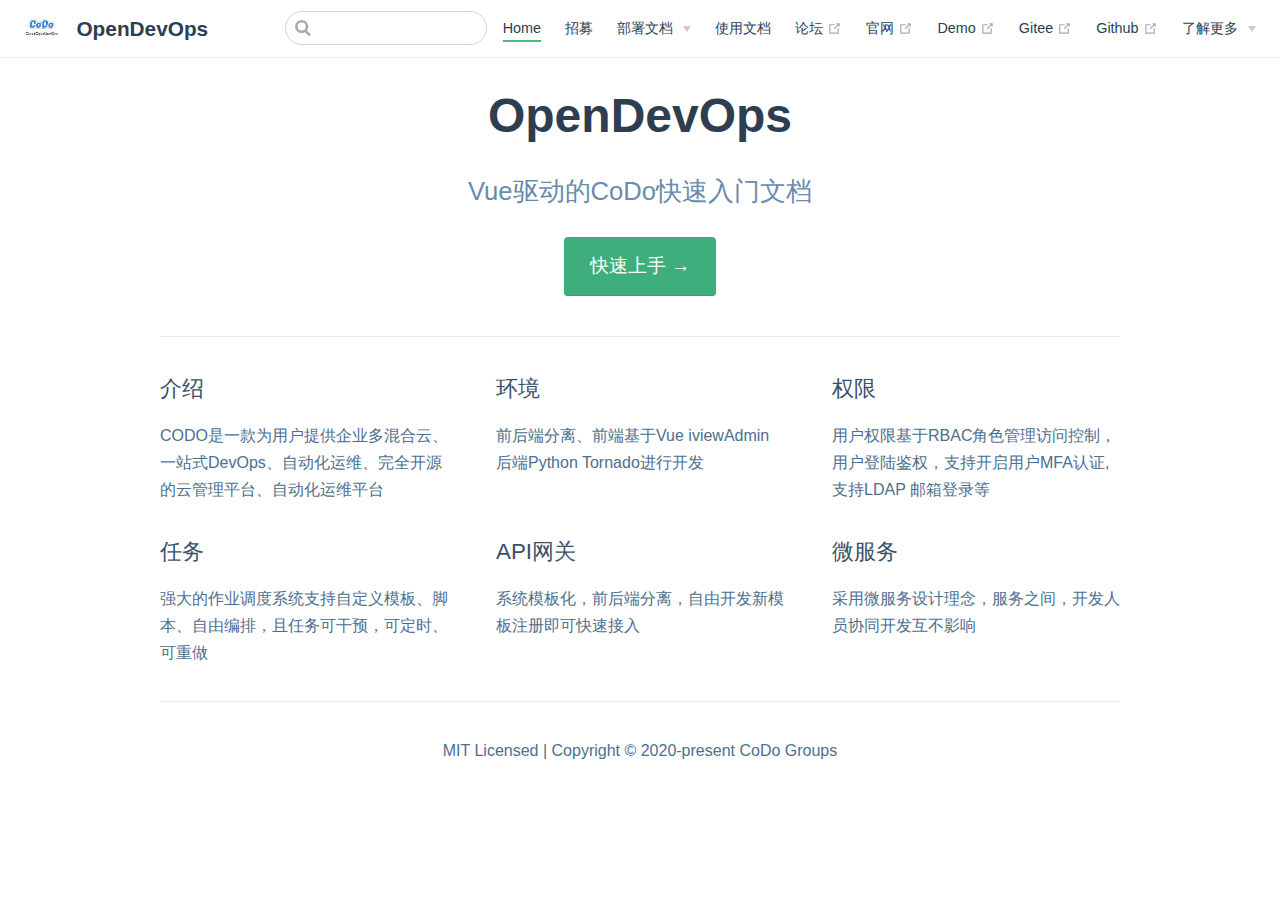
<file: index.html>
<!DOCTYPE html>
<html lang="en-US">
  <head>
    <meta charset="utf-8">
    <meta name="viewport" content="width=device-width,initial-scale=1">
    <title>OpenDevOps</title>
    <meta name="description" content=" Vue驱动的CoDo快速入门文档">
    <meta name="generator" content="VuePress 1.4.0">
    <link rel="icon" href="/favicon.ico">
    
    <link rel="preload" href="/assets/css/0.styles.4e9361f7.css" as="style"><link rel="preload" href="/assets/js/app.89276639.js" as="script"><link rel="preload" href="/assets/js/2.9156ae55.js" as="script"><link rel="preload" href="/assets/js/5.b2078b4c.js" as="script"><link rel="prefetch" href="/assets/js/10.75470305.js"><link rel="prefetch" href="/assets/js/11.e0f49dd3.js"><link rel="prefetch" href="/assets/js/12.fabf50a1.js"><link rel="prefetch" href="/assets/js/13.bbfd8a28.js"><link rel="prefetch" href="/assets/js/14.dc616929.js"><link rel="prefetch" href="/assets/js/15.9d9169f1.js"><link rel="prefetch" href="/assets/js/16.380cd405.js"><link rel="prefetch" href="/assets/js/17.42d098f5.js"><link rel="prefetch" href="/assets/js/18.e49b2e2c.js"><link rel="prefetch" href="/assets/js/19.09b9f9a2.js"><link rel="prefetch" href="/assets/js/3.08124553.js"><link rel="prefetch" href="/assets/js/4.66e4f4ce.js"><link rel="prefetch" href="/assets/js/6.968222b5.js"><link rel="prefetch" href="/assets/js/7.766020c9.js"><link rel="prefetch" href="/assets/js/8.2a908cc0.js"><link rel="prefetch" href="/assets/js/9.d122e540.js">
    <link rel="stylesheet" href="/assets/css/0.styles.4e9361f7.css">
  </head>
  <body>
    <div id="app" data-server-rendered="true"><div class="theme-container no-sidebar"><header class="navbar"><div class="sidebar-button"><svg xmlns="http://www.w3.org/2000/svg" aria-hidden="true" role="img" viewBox="0 0 448 512" class="icon"><path fill="currentColor" d="M436 124H12c-6.627 0-12-5.373-12-12V80c0-6.627 5.373-12 12-12h424c6.627 0 12 5.373 12 12v32c0 6.627-5.373 12-12 12zm0 160H12c-6.627 0-12-5.373-12-12v-32c0-6.627 5.373-12 12-12h424c6.627 0 12 5.373 12 12v32c0 6.627-5.373 12-12 12zm0 160H12c-6.627 0-12-5.373-12-12v-32c0-6.627 5.373-12 12-12h424c6.627 0 12 5.373 12 12v32c0 6.627-5.373 12-12 12z"></path></svg></div> <a href="/" class="home-link router-link-exact-active router-link-active"><img src="/logo.png" alt="OpenDevOps" class="logo"> <span class="site-name can-hide">OpenDevOps</span></a> <div class="links"><div class="search-box"><input aria-label="Search" autocomplete="off" spellcheck="false" value=""> <!----></div> <nav class="nav-links can-hide"><div class="nav-item"><a href="/" class="nav-link router-link-exact-active router-link-active">
  Home
</a></div><div class="nav-item"><a href="/zh/ad/" class="nav-link">
  招募
</a></div><div class="nav-item"><div class="dropdown-wrapper"><button type="button" aria-label="部署文档" class="dropdown-title"><span class="title">部署文档</span> <span class="arrow right"></span></button> <ul class="nav-dropdown" style="display:none;"><li class="dropdown-item"><!----> <a href="/zh/guide/install/local/" class="nav-link">
  单机部署
</a></li><li class="dropdown-item"><!----> <a href="/zh/guide/install/distribute/" class="nav-link">
  分布式部署
</a></li></ul></div></div><div class="nav-item"><a href="/zh/guide/used/" class="nav-link">
  使用文档
</a></div><div class="nav-item"><a href="https://bbs.opendevops.cn/" target="_blank" rel="noopener noreferrer" class="nav-link external">
  论坛
  <svg xmlns="http://www.w3.org/2000/svg" aria-hidden="true" x="0px" y="0px" viewBox="0 0 100 100" width="15" height="15" class="icon outbound"><path fill="currentColor" d="M18.8,85.1h56l0,0c2.2,0,4-1.8,4-4v-32h-8v28h-48v-48h28v-8h-32l0,0c-2.2,0-4,1.8-4,4v56C14.8,83.3,16.6,85.1,18.8,85.1z"></path> <polygon fill="currentColor" points="45.7,48.7 51.3,54.3 77.2,28.5 77.2,37.2 85.2,37.2 85.2,14.9 62.8,14.9 62.8,22.9 71.5,22.9"></polygon></svg></a></div><div class="nav-item"><a href="https://www.opendevops.cn/" target="_blank" rel="noopener noreferrer" class="nav-link external">
  官网
  <svg xmlns="http://www.w3.org/2000/svg" aria-hidden="true" x="0px" y="0px" viewBox="0 0 100 100" width="15" height="15" class="icon outbound"><path fill="currentColor" d="M18.8,85.1h56l0,0c2.2,0,4-1.8,4-4v-32h-8v28h-48v-48h28v-8h-32l0,0c-2.2,0-4,1.8-4,4v56C14.8,83.3,16.6,85.1,18.8,85.1z"></path> <polygon fill="currentColor" points="45.7,48.7 51.3,54.3 77.2,28.5 77.2,37.2 85.2,37.2 85.2,14.9 62.8,14.9 62.8,22.9 71.5,22.9"></polygon></svg></a></div><div class="nav-item"><a href="https://demo.opendevops.cn/login" target="_blank" rel="noopener noreferrer" class="nav-link external">
  Demo
  <svg xmlns="http://www.w3.org/2000/svg" aria-hidden="true" x="0px" y="0px" viewBox="0 0 100 100" width="15" height="15" class="icon outbound"><path fill="currentColor" d="M18.8,85.1h56l0,0c2.2,0,4-1.8,4-4v-32h-8v28h-48v-48h28v-8h-32l0,0c-2.2,0-4,1.8-4,4v56C14.8,83.3,16.6,85.1,18.8,85.1z"></path> <polygon fill="currentColor" points="45.7,48.7 51.3,54.3 77.2,28.5 77.2,37.2 85.2,37.2 85.2,14.9 62.8,14.9 62.8,22.9 71.5,22.9"></polygon></svg></a></div><div class="nav-item"><a href="https://gitee.com/opendevops/opendevops" target="_blank" rel="noopener noreferrer" class="nav-link external">
  Gitee
  <svg xmlns="http://www.w3.org/2000/svg" aria-hidden="true" x="0px" y="0px" viewBox="0 0 100 100" width="15" height="15" class="icon outbound"><path fill="currentColor" d="M18.8,85.1h56l0,0c2.2,0,4-1.8,4-4v-32h-8v28h-48v-48h28v-8h-32l0,0c-2.2,0-4,1.8-4,4v56C14.8,83.3,16.6,85.1,18.8,85.1z"></path> <polygon fill="currentColor" points="45.7,48.7 51.3,54.3 77.2,28.5 77.2,37.2 85.2,37.2 85.2,14.9 62.8,14.9 62.8,22.9 71.5,22.9"></polygon></svg></a></div><div class="nav-item"><a href="https://github.com/opendevops-cn" target="_blank" rel="noopener noreferrer" class="nav-link external">
  Github
  <svg xmlns="http://www.w3.org/2000/svg" aria-hidden="true" x="0px" y="0px" viewBox="0 0 100 100" width="15" height="15" class="icon outbound"><path fill="currentColor" d="M18.8,85.1h56l0,0c2.2,0,4-1.8,4-4v-32h-8v28h-48v-48h28v-8h-32l0,0c-2.2,0-4,1.8-4,4v56C14.8,83.3,16.6,85.1,18.8,85.1z"></path> <polygon fill="currentColor" points="45.7,48.7 51.3,54.3 77.2,28.5 77.2,37.2 85.2,37.2 85.2,14.9 62.8,14.9 62.8,22.9 71.5,22.9"></polygon></svg></a></div><div class="nav-item"><div class="dropdown-wrapper"><button type="button" aria-label="了解更多" class="dropdown-title"><span class="title">了解更多</span> <span class="arrow right"></span></button> <ul class="nav-dropdown" style="display:none;"><li class="dropdown-item"><!----> <a href="/zh/guide/more/faq/" class="nav-link">
  FAQ
</a></li><li class="dropdown-item"><!----> <a href="/zh/guide/more/qgroup/" class="nav-link">
  QQ群
</a></li><li class="dropdown-item"><!----> <a href="/zh/guide/more/contributor/" class="nav-link">
  贡献者
</a></li><li class="dropdown-item"><!----> <a href="/zh/guide/more/permission/" class="nav-link">
  权限文档
</a></li><li class="dropdown-item"><!----> <a href="/zh/guide/more/example/" class="nav-link">
  最佳示例
</a></li><li class="dropdown-item"><!----> <a href="/zh/guide/more/plugin/" class="nav-link">
  插件相关
</a></li><li class="dropdown-item"><!----> <a href="/zh/guide/more/update/" class="nav-link">
  如何更新
</a></li></ul></div></div> <!----></nav></div></header> <div class="sidebar-mask"></div> <aside class="sidebar"><nav class="nav-links"><div class="nav-item"><a href="/" class="nav-link router-link-exact-active router-link-active">
  Home
</a></div><div class="nav-item"><a href="/zh/ad/" class="nav-link">
  招募
</a></div><div class="nav-item"><div class="dropdown-wrapper"><button type="button" aria-label="部署文档" class="dropdown-title"><span class="title">部署文档</span> <span class="arrow right"></span></button> <ul class="nav-dropdown" style="display:none;"><li class="dropdown-item"><!----> <a href="/zh/guide/install/local/" class="nav-link">
  单机部署
</a></li><li class="dropdown-item"><!----> <a href="/zh/guide/install/distribute/" class="nav-link">
  分布式部署
</a></li></ul></div></div><div class="nav-item"><a href="/zh/guide/used/" class="nav-link">
  使用文档
</a></div><div class="nav-item"><a href="https://bbs.opendevops.cn/" target="_blank" rel="noopener noreferrer" class="nav-link external">
  论坛
  <svg xmlns="http://www.w3.org/2000/svg" aria-hidden="true" x="0px" y="0px" viewBox="0 0 100 100" width="15" height="15" class="icon outbound"><path fill="currentColor" d="M18.8,85.1h56l0,0c2.2,0,4-1.8,4-4v-32h-8v28h-48v-48h28v-8h-32l0,0c-2.2,0-4,1.8-4,4v56C14.8,83.3,16.6,85.1,18.8,85.1z"></path> <polygon fill="currentColor" points="45.7,48.7 51.3,54.3 77.2,28.5 77.2,37.2 85.2,37.2 85.2,14.9 62.8,14.9 62.8,22.9 71.5,22.9"></polygon></svg></a></div><div class="nav-item"><a href="https://www.opendevops.cn/" target="_blank" rel="noopener noreferrer" class="nav-link external">
  官网
  <svg xmlns="http://www.w3.org/2000/svg" aria-hidden="true" x="0px" y="0px" viewBox="0 0 100 100" width="15" height="15" class="icon outbound"><path fill="currentColor" d="M18.8,85.1h56l0,0c2.2,0,4-1.8,4-4v-32h-8v28h-48v-48h28v-8h-32l0,0c-2.2,0-4,1.8-4,4v56C14.8,83.3,16.6,85.1,18.8,85.1z"></path> <polygon fill="currentColor" points="45.7,48.7 51.3,54.3 77.2,28.5 77.2,37.2 85.2,37.2 85.2,14.9 62.8,14.9 62.8,22.9 71.5,22.9"></polygon></svg></a></div><div class="nav-item"><a href="https://demo.opendevops.cn/login" target="_blank" rel="noopener noreferrer" class="nav-link external">
  Demo
  <svg xmlns="http://www.w3.org/2000/svg" aria-hidden="true" x="0px" y="0px" viewBox="0 0 100 100" width="15" height="15" class="icon outbound"><path fill="currentColor" d="M18.8,85.1h56l0,0c2.2,0,4-1.8,4-4v-32h-8v28h-48v-48h28v-8h-32l0,0c-2.2,0-4,1.8-4,4v56C14.8,83.3,16.6,85.1,18.8,85.1z"></path> <polygon fill="currentColor" points="45.7,48.7 51.3,54.3 77.2,28.5 77.2,37.2 85.2,37.2 85.2,14.9 62.8,14.9 62.8,22.9 71.5,22.9"></polygon></svg></a></div><div class="nav-item"><a href="https://gitee.com/opendevops/opendevops" target="_blank" rel="noopener noreferrer" class="nav-link external">
  Gitee
  <svg xmlns="http://www.w3.org/2000/svg" aria-hidden="true" x="0px" y="0px" viewBox="0 0 100 100" width="15" height="15" class="icon outbound"><path fill="currentColor" d="M18.8,85.1h56l0,0c2.2,0,4-1.8,4-4v-32h-8v28h-48v-48h28v-8h-32l0,0c-2.2,0-4,1.8-4,4v56C14.8,83.3,16.6,85.1,18.8,85.1z"></path> <polygon fill="currentColor" points="45.7,48.7 51.3,54.3 77.2,28.5 77.2,37.2 85.2,37.2 85.2,14.9 62.8,14.9 62.8,22.9 71.5,22.9"></polygon></svg></a></div><div class="nav-item"><a href="https://github.com/opendevops-cn" target="_blank" rel="noopener noreferrer" class="nav-link external">
  Github
  <svg xmlns="http://www.w3.org/2000/svg" aria-hidden="true" x="0px" y="0px" viewBox="0 0 100 100" width="15" height="15" class="icon outbound"><path fill="currentColor" d="M18.8,85.1h56l0,0c2.2,0,4-1.8,4-4v-32h-8v28h-48v-48h28v-8h-32l0,0c-2.2,0-4,1.8-4,4v56C14.8,83.3,16.6,85.1,18.8,85.1z"></path> <polygon fill="currentColor" points="45.7,48.7 51.3,54.3 77.2,28.5 77.2,37.2 85.2,37.2 85.2,14.9 62.8,14.9 62.8,22.9 71.5,22.9"></polygon></svg></a></div><div class="nav-item"><div class="dropdown-wrapper"><button type="button" aria-label="了解更多" class="dropdown-title"><span class="title">了解更多</span> <span class="arrow right"></span></button> <ul class="nav-dropdown" style="display:none;"><li class="dropdown-item"><!----> <a href="/zh/guide/more/faq/" class="nav-link">
  FAQ
</a></li><li class="dropdown-item"><!----> <a href="/zh/guide/more/qgroup/" class="nav-link">
  QQ群
</a></li><li class="dropdown-item"><!----> <a href="/zh/guide/more/contributor/" class="nav-link">
  贡献者
</a></li><li class="dropdown-item"><!----> <a href="/zh/guide/more/permission/" class="nav-link">
  权限文档
</a></li><li class="dropdown-item"><!----> <a href="/zh/guide/more/example/" class="nav-link">
  最佳示例
</a></li><li class="dropdown-item"><!----> <a href="/zh/guide/more/plugin/" class="nav-link">
  插件相关
</a></li><li class="dropdown-item"><!----> <a href="/zh/guide/more/update/" class="nav-link">
  如何更新
</a></li></ul></div></div> <!----></nav>  <!----> </aside> <main aria-labelledby="main-title" class="home"><header class="hero"><!----> <h1 id="main-title">
      OpenDevOps
    </h1> <p class="description">
       Vue驱动的CoDo快速入门文档
    </p> <p class="action"><a href="/zh/guide/" class="nav-link action-button">
  快速上手 →
</a></p></header> <div class="features"><div class="feature"><h2>介绍</h2> <p>CODO是一款为用户提供企业多混合云、一站式DevOps、自动化运维、完全开源的云管理平台、自动化运维平台</p></div><div class="feature"><h2>环境</h2> <p>前后端分离、前端基于Vue iviewAdmin 后端Python Tornado进行开发</p></div><div class="feature"><h2>权限</h2> <p>用户权限基于RBAC角色管理访问控制，用户登陆鉴权，支持开启用户MFA认证,支持LDAP 邮箱登录等</p></div><div class="feature"><h2>任务</h2> <p>强大的作业调度系统支持自定义模板、脚本、自由编排，且任务可干预，可定时、可重做</p></div><div class="feature"><h2>API网关</h2> <p>系统模板化，前后端分离，自由开发新模板注册即可快速接入</p></div><div class="feature"><h2>微服务</h2> <p>采用微服务设计理念，服务之间，开发人员协同开发互不影响</p></div></div> <div class="theme-default-content custom content__default"></div> <div class="footer">
    MIT Licensed | Copyright © 2020-present CoDo Groups
  </div></main></div><div class="global-ui"></div></div>
    <script src="/assets/js/app.89276639.js" defer></script><script src="/assets/js/2.9156ae55.js" defer></script><script src="/assets/js/5.b2078b4c.js" defer></script>
  </body>
</html>
</file>
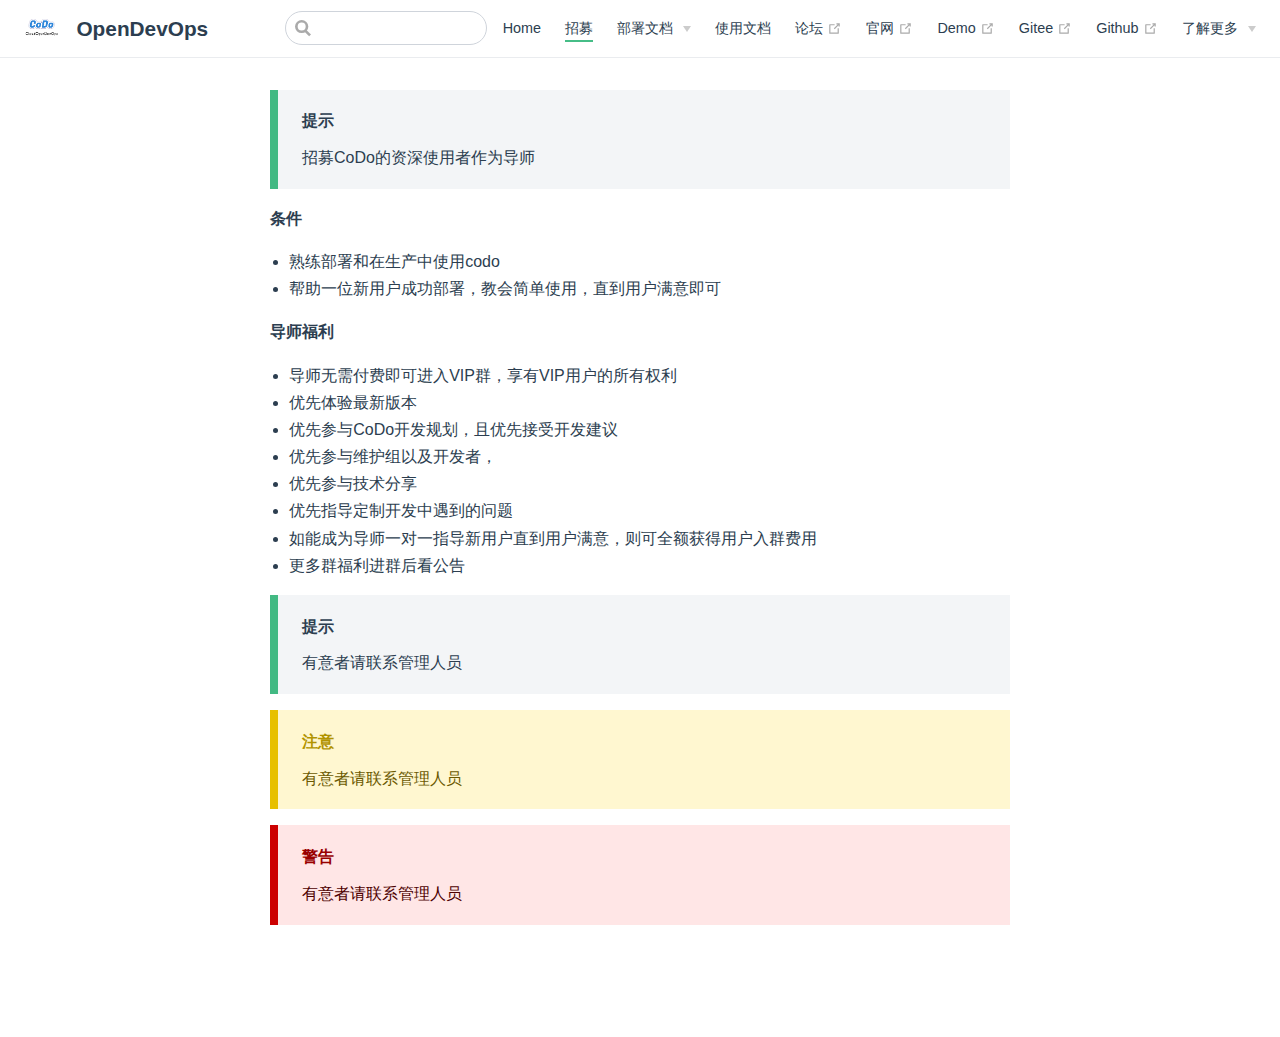
<file: zh/ad/index.html>
<!DOCTYPE html>
<html lang="en-US">
  <head>
    <meta charset="utf-8">
    <meta name="viewport" content="width=device-width,initial-scale=1">
    <title>OpenDevOps</title>
    <meta name="description" content=" Vue驱动的CoDo快速入门文档">
    <meta name="generator" content="VuePress 1.4.0">
    <link rel="icon" href="/favicon.ico">
    
    <link rel="preload" href="/assets/css/0.styles.4e9361f7.css" as="style"><link rel="preload" href="/assets/js/app.89276639.js" as="script"><link rel="preload" href="/assets/js/2.9156ae55.js" as="script"><link rel="preload" href="/assets/js/6.968222b5.js" as="script"><link rel="prefetch" href="/assets/js/10.75470305.js"><link rel="prefetch" href="/assets/js/11.e0f49dd3.js"><link rel="prefetch" href="/assets/js/12.fabf50a1.js"><link rel="prefetch" href="/assets/js/13.bbfd8a28.js"><link rel="prefetch" href="/assets/js/14.dc616929.js"><link rel="prefetch" href="/assets/js/15.9d9169f1.js"><link rel="prefetch" href="/assets/js/16.380cd405.js"><link rel="prefetch" href="/assets/js/17.42d098f5.js"><link rel="prefetch" href="/assets/js/18.e49b2e2c.js"><link rel="prefetch" href="/assets/js/19.09b9f9a2.js"><link rel="prefetch" href="/assets/js/3.08124553.js"><link rel="prefetch" href="/assets/js/4.66e4f4ce.js"><link rel="prefetch" href="/assets/js/5.b2078b4c.js"><link rel="prefetch" href="/assets/js/7.766020c9.js"><link rel="prefetch" href="/assets/js/8.2a908cc0.js"><link rel="prefetch" href="/assets/js/9.d122e540.js">
    <link rel="stylesheet" href="/assets/css/0.styles.4e9361f7.css">
  </head>
  <body>
    <div id="app" data-server-rendered="true"><div class="theme-container no-sidebar"><header class="navbar"><div class="sidebar-button"><svg xmlns="http://www.w3.org/2000/svg" aria-hidden="true" role="img" viewBox="0 0 448 512" class="icon"><path fill="currentColor" d="M436 124H12c-6.627 0-12-5.373-12-12V80c0-6.627 5.373-12 12-12h424c6.627 0 12 5.373 12 12v32c0 6.627-5.373 12-12 12zm0 160H12c-6.627 0-12-5.373-12-12v-32c0-6.627 5.373-12 12-12h424c6.627 0 12 5.373 12 12v32c0 6.627-5.373 12-12 12zm0 160H12c-6.627 0-12-5.373-12-12v-32c0-6.627 5.373-12 12-12h424c6.627 0 12 5.373 12 12v32c0 6.627-5.373 12-12 12z"></path></svg></div> <a href="/" class="home-link router-link-active"><img src="/logo.png" alt="OpenDevOps" class="logo"> <span class="site-name can-hide">OpenDevOps</span></a> <div class="links"><div class="search-box"><input aria-label="Search" autocomplete="off" spellcheck="false" value=""> <!----></div> <nav class="nav-links can-hide"><div class="nav-item"><a href="/" class="nav-link">
  Home
</a></div><div class="nav-item"><a href="/zh/ad/" class="nav-link router-link-exact-active router-link-active">
  招募
</a></div><div class="nav-item"><div class="dropdown-wrapper"><button type="button" aria-label="部署文档" class="dropdown-title"><span class="title">部署文档</span> <span class="arrow right"></span></button> <ul class="nav-dropdown" style="display:none;"><li class="dropdown-item"><!----> <a href="/zh/guide/install/local/" class="nav-link">
  单机部署
</a></li><li class="dropdown-item"><!----> <a href="/zh/guide/install/distribute/" class="nav-link">
  分布式部署
</a></li></ul></div></div><div class="nav-item"><a href="/zh/guide/used/" class="nav-link">
  使用文档
</a></div><div class="nav-item"><a href="https://bbs.opendevops.cn/" target="_blank" rel="noopener noreferrer" class="nav-link external">
  论坛
  <svg xmlns="http://www.w3.org/2000/svg" aria-hidden="true" x="0px" y="0px" viewBox="0 0 100 100" width="15" height="15" class="icon outbound"><path fill="currentColor" d="M18.8,85.1h56l0,0c2.2,0,4-1.8,4-4v-32h-8v28h-48v-48h28v-8h-32l0,0c-2.2,0-4,1.8-4,4v56C14.8,83.3,16.6,85.1,18.8,85.1z"></path> <polygon fill="currentColor" points="45.7,48.7 51.3,54.3 77.2,28.5 77.2,37.2 85.2,37.2 85.2,14.9 62.8,14.9 62.8,22.9 71.5,22.9"></polygon></svg></a></div><div class="nav-item"><a href="https://www.opendevops.cn/" target="_blank" rel="noopener noreferrer" class="nav-link external">
  官网
  <svg xmlns="http://www.w3.org/2000/svg" aria-hidden="true" x="0px" y="0px" viewBox="0 0 100 100" width="15" height="15" class="icon outbound"><path fill="currentColor" d="M18.8,85.1h56l0,0c2.2,0,4-1.8,4-4v-32h-8v28h-48v-48h28v-8h-32l0,0c-2.2,0-4,1.8-4,4v56C14.8,83.3,16.6,85.1,18.8,85.1z"></path> <polygon fill="currentColor" points="45.7,48.7 51.3,54.3 77.2,28.5 77.2,37.2 85.2,37.2 85.2,14.9 62.8,14.9 62.8,22.9 71.5,22.9"></polygon></svg></a></div><div class="nav-item"><a href="https://demo.opendevops.cn/login" target="_blank" rel="noopener noreferrer" class="nav-link external">
  Demo
  <svg xmlns="http://www.w3.org/2000/svg" aria-hidden="true" x="0px" y="0px" viewBox="0 0 100 100" width="15" height="15" class="icon outbound"><path fill="currentColor" d="M18.8,85.1h56l0,0c2.2,0,4-1.8,4-4v-32h-8v28h-48v-48h28v-8h-32l0,0c-2.2,0-4,1.8-4,4v56C14.8,83.3,16.6,85.1,18.8,85.1z"></path> <polygon fill="currentColor" points="45.7,48.7 51.3,54.3 77.2,28.5 77.2,37.2 85.2,37.2 85.2,14.9 62.8,14.9 62.8,22.9 71.5,22.9"></polygon></svg></a></div><div class="nav-item"><a href="https://gitee.com/opendevops/opendevops" target="_blank" rel="noopener noreferrer" class="nav-link external">
  Gitee
  <svg xmlns="http://www.w3.org/2000/svg" aria-hidden="true" x="0px" y="0px" viewBox="0 0 100 100" width="15" height="15" class="icon outbound"><path fill="currentColor" d="M18.8,85.1h56l0,0c2.2,0,4-1.8,4-4v-32h-8v28h-48v-48h28v-8h-32l0,0c-2.2,0-4,1.8-4,4v56C14.8,83.3,16.6,85.1,18.8,85.1z"></path> <polygon fill="currentColor" points="45.7,48.7 51.3,54.3 77.2,28.5 77.2,37.2 85.2,37.2 85.2,14.9 62.8,14.9 62.8,22.9 71.5,22.9"></polygon></svg></a></div><div class="nav-item"><a href="https://github.com/opendevops-cn" target="_blank" rel="noopener noreferrer" class="nav-link external">
  Github
  <svg xmlns="http://www.w3.org/2000/svg" aria-hidden="true" x="0px" y="0px" viewBox="0 0 100 100" width="15" height="15" class="icon outbound"><path fill="currentColor" d="M18.8,85.1h56l0,0c2.2,0,4-1.8,4-4v-32h-8v28h-48v-48h28v-8h-32l0,0c-2.2,0-4,1.8-4,4v56C14.8,83.3,16.6,85.1,18.8,85.1z"></path> <polygon fill="currentColor" points="45.7,48.7 51.3,54.3 77.2,28.5 77.2,37.2 85.2,37.2 85.2,14.9 62.8,14.9 62.8,22.9 71.5,22.9"></polygon></svg></a></div><div class="nav-item"><div class="dropdown-wrapper"><button type="button" aria-label="了解更多" class="dropdown-title"><span class="title">了解更多</span> <span class="arrow right"></span></button> <ul class="nav-dropdown" style="display:none;"><li class="dropdown-item"><!----> <a href="/zh/guide/more/faq/" class="nav-link">
  FAQ
</a></li><li class="dropdown-item"><!----> <a href="/zh/guide/more/qgroup/" class="nav-link">
  QQ群
</a></li><li class="dropdown-item"><!----> <a href="/zh/guide/more/contributor/" class="nav-link">
  贡献者
</a></li><li class="dropdown-item"><!----> <a href="/zh/guide/more/permission/" class="nav-link">
  权限文档
</a></li><li class="dropdown-item"><!----> <a href="/zh/guide/more/example/" class="nav-link">
  最佳示例
</a></li><li class="dropdown-item"><!----> <a href="/zh/guide/more/plugin/" class="nav-link">
  插件相关
</a></li><li class="dropdown-item"><!----> <a href="/zh/guide/more/update/" class="nav-link">
  如何更新
</a></li></ul></div></div> <!----></nav></div></header> <div class="sidebar-mask"></div> <aside class="sidebar"><nav class="nav-links"><div class="nav-item"><a href="/" class="nav-link">
  Home
</a></div><div class="nav-item"><a href="/zh/ad/" class="nav-link router-link-exact-active router-link-active">
  招募
</a></div><div class="nav-item"><div class="dropdown-wrapper"><button type="button" aria-label="部署文档" class="dropdown-title"><span class="title">部署文档</span> <span class="arrow right"></span></button> <ul class="nav-dropdown" style="display:none;"><li class="dropdown-item"><!----> <a href="/zh/guide/install/local/" class="nav-link">
  单机部署
</a></li><li class="dropdown-item"><!----> <a href="/zh/guide/install/distribute/" class="nav-link">
  分布式部署
</a></li></ul></div></div><div class="nav-item"><a href="/zh/guide/used/" class="nav-link">
  使用文档
</a></div><div class="nav-item"><a href="https://bbs.opendevops.cn/" target="_blank" rel="noopener noreferrer" class="nav-link external">
  论坛
  <svg xmlns="http://www.w3.org/2000/svg" aria-hidden="true" x="0px" y="0px" viewBox="0 0 100 100" width="15" height="15" class="icon outbound"><path fill="currentColor" d="M18.8,85.1h56l0,0c2.2,0,4-1.8,4-4v-32h-8v28h-48v-48h28v-8h-32l0,0c-2.2,0-4,1.8-4,4v56C14.8,83.3,16.6,85.1,18.8,85.1z"></path> <polygon fill="currentColor" points="45.7,48.7 51.3,54.3 77.2,28.5 77.2,37.2 85.2,37.2 85.2,14.9 62.8,14.9 62.8,22.9 71.5,22.9"></polygon></svg></a></div><div class="nav-item"><a href="https://www.opendevops.cn/" target="_blank" rel="noopener noreferrer" class="nav-link external">
  官网
  <svg xmlns="http://www.w3.org/2000/svg" aria-hidden="true" x="0px" y="0px" viewBox="0 0 100 100" width="15" height="15" class="icon outbound"><path fill="currentColor" d="M18.8,85.1h56l0,0c2.2,0,4-1.8,4-4v-32h-8v28h-48v-48h28v-8h-32l0,0c-2.2,0-4,1.8-4,4v56C14.8,83.3,16.6,85.1,18.8,85.1z"></path> <polygon fill="currentColor" points="45.7,48.7 51.3,54.3 77.2,28.5 77.2,37.2 85.2,37.2 85.2,14.9 62.8,14.9 62.8,22.9 71.5,22.9"></polygon></svg></a></div><div class="nav-item"><a href="https://demo.opendevops.cn/login" target="_blank" rel="noopener noreferrer" class="nav-link external">
  Demo
  <svg xmlns="http://www.w3.org/2000/svg" aria-hidden="true" x="0px" y="0px" viewBox="0 0 100 100" width="15" height="15" class="icon outbound"><path fill="currentColor" d="M18.8,85.1h56l0,0c2.2,0,4-1.8,4-4v-32h-8v28h-48v-48h28v-8h-32l0,0c-2.2,0-4,1.8-4,4v56C14.8,83.3,16.6,85.1,18.8,85.1z"></path> <polygon fill="currentColor" points="45.7,48.7 51.3,54.3 77.2,28.5 77.2,37.2 85.2,37.2 85.2,14.9 62.8,14.9 62.8,22.9 71.5,22.9"></polygon></svg></a></div><div class="nav-item"><a href="https://gitee.com/opendevops/opendevops" target="_blank" rel="noopener noreferrer" class="nav-link external">
  Gitee
  <svg xmlns="http://www.w3.org/2000/svg" aria-hidden="true" x="0px" y="0px" viewBox="0 0 100 100" width="15" height="15" class="icon outbound"><path fill="currentColor" d="M18.8,85.1h56l0,0c2.2,0,4-1.8,4-4v-32h-8v28h-48v-48h28v-8h-32l0,0c-2.2,0-4,1.8-4,4v56C14.8,83.3,16.6,85.1,18.8,85.1z"></path> <polygon fill="currentColor" points="45.7,48.7 51.3,54.3 77.2,28.5 77.2,37.2 85.2,37.2 85.2,14.9 62.8,14.9 62.8,22.9 71.5,22.9"></polygon></svg></a></div><div class="nav-item"><a href="https://github.com/opendevops-cn" target="_blank" rel="noopener noreferrer" class="nav-link external">
  Github
  <svg xmlns="http://www.w3.org/2000/svg" aria-hidden="true" x="0px" y="0px" viewBox="0 0 100 100" width="15" height="15" class="icon outbound"><path fill="currentColor" d="M18.8,85.1h56l0,0c2.2,0,4-1.8,4-4v-32h-8v28h-48v-48h28v-8h-32l0,0c-2.2,0-4,1.8-4,4v56C14.8,83.3,16.6,85.1,18.8,85.1z"></path> <polygon fill="currentColor" points="45.7,48.7 51.3,54.3 77.2,28.5 77.2,37.2 85.2,37.2 85.2,14.9 62.8,14.9 62.8,22.9 71.5,22.9"></polygon></svg></a></div><div class="nav-item"><div class="dropdown-wrapper"><button type="button" aria-label="了解更多" class="dropdown-title"><span class="title">了解更多</span> <span class="arrow right"></span></button> <ul class="nav-dropdown" style="display:none;"><li class="dropdown-item"><!----> <a href="/zh/guide/more/faq/" class="nav-link">
  FAQ
</a></li><li class="dropdown-item"><!----> <a href="/zh/guide/more/qgroup/" class="nav-link">
  QQ群
</a></li><li class="dropdown-item"><!----> <a href="/zh/guide/more/contributor/" class="nav-link">
  贡献者
</a></li><li class="dropdown-item"><!----> <a href="/zh/guide/more/permission/" class="nav-link">
  权限文档
</a></li><li class="dropdown-item"><!----> <a href="/zh/guide/more/example/" class="nav-link">
  最佳示例
</a></li><li class="dropdown-item"><!----> <a href="/zh/guide/more/plugin/" class="nav-link">
  插件相关
</a></li><li class="dropdown-item"><!----> <a href="/zh/guide/more/update/" class="nav-link">
  如何更新
</a></li></ul></div></div> <!----></nav>  <!----> </aside> <main class="page"> <div class="theme-default-content content__default"><div class="custom-block tip"><p class="custom-block-title">提示</p> <p>招募CoDo的资深使用者作为导师</p></div> <p><strong>条件</strong></p> <ul><li>熟练部署和在生产中使用codo</li> <li>帮助一位新用户成功部署，教会简单使用，直到用户满意即可</li></ul> <p><strong>导师福利</strong></p> <ul><li>导师无需付费即可进入VIP群，享有VIP用户的所有权利</li> <li>优先体验最新版本</li> <li>优先参与CoDo开发规划，且优先接受开发建议</li> <li>优先参与维护组以及开发者，</li> <li>优先参与技术分享</li> <li>优先指导定制开发中遇到的问题</li> <li>如能成为导师一对一指导新用户直到用户满意，则可全额获得用户入群费用</li> <li>更多群福利进群后看公告</li></ul> <div class="custom-block tip"><p class="custom-block-title">提示</p> <p>有意者请联系管理人员</p></div> <div class="custom-block warning"><p class="custom-block-title">注意</p> <p>有意者请联系管理人员</p></div> <div class="custom-block danger"><p class="custom-block-title">警告</p> <p>有意者请联系管理人员</p></div></div> <footer class="page-edit"><!----> <!----></footer> <!----> </main></div><div class="global-ui"></div></div>
    <script src="/assets/js/app.89276639.js" defer></script><script src="/assets/js/2.9156ae55.js" defer></script><script src="/assets/js/6.968222b5.js" defer></script>
  </body>
</html>
</file>
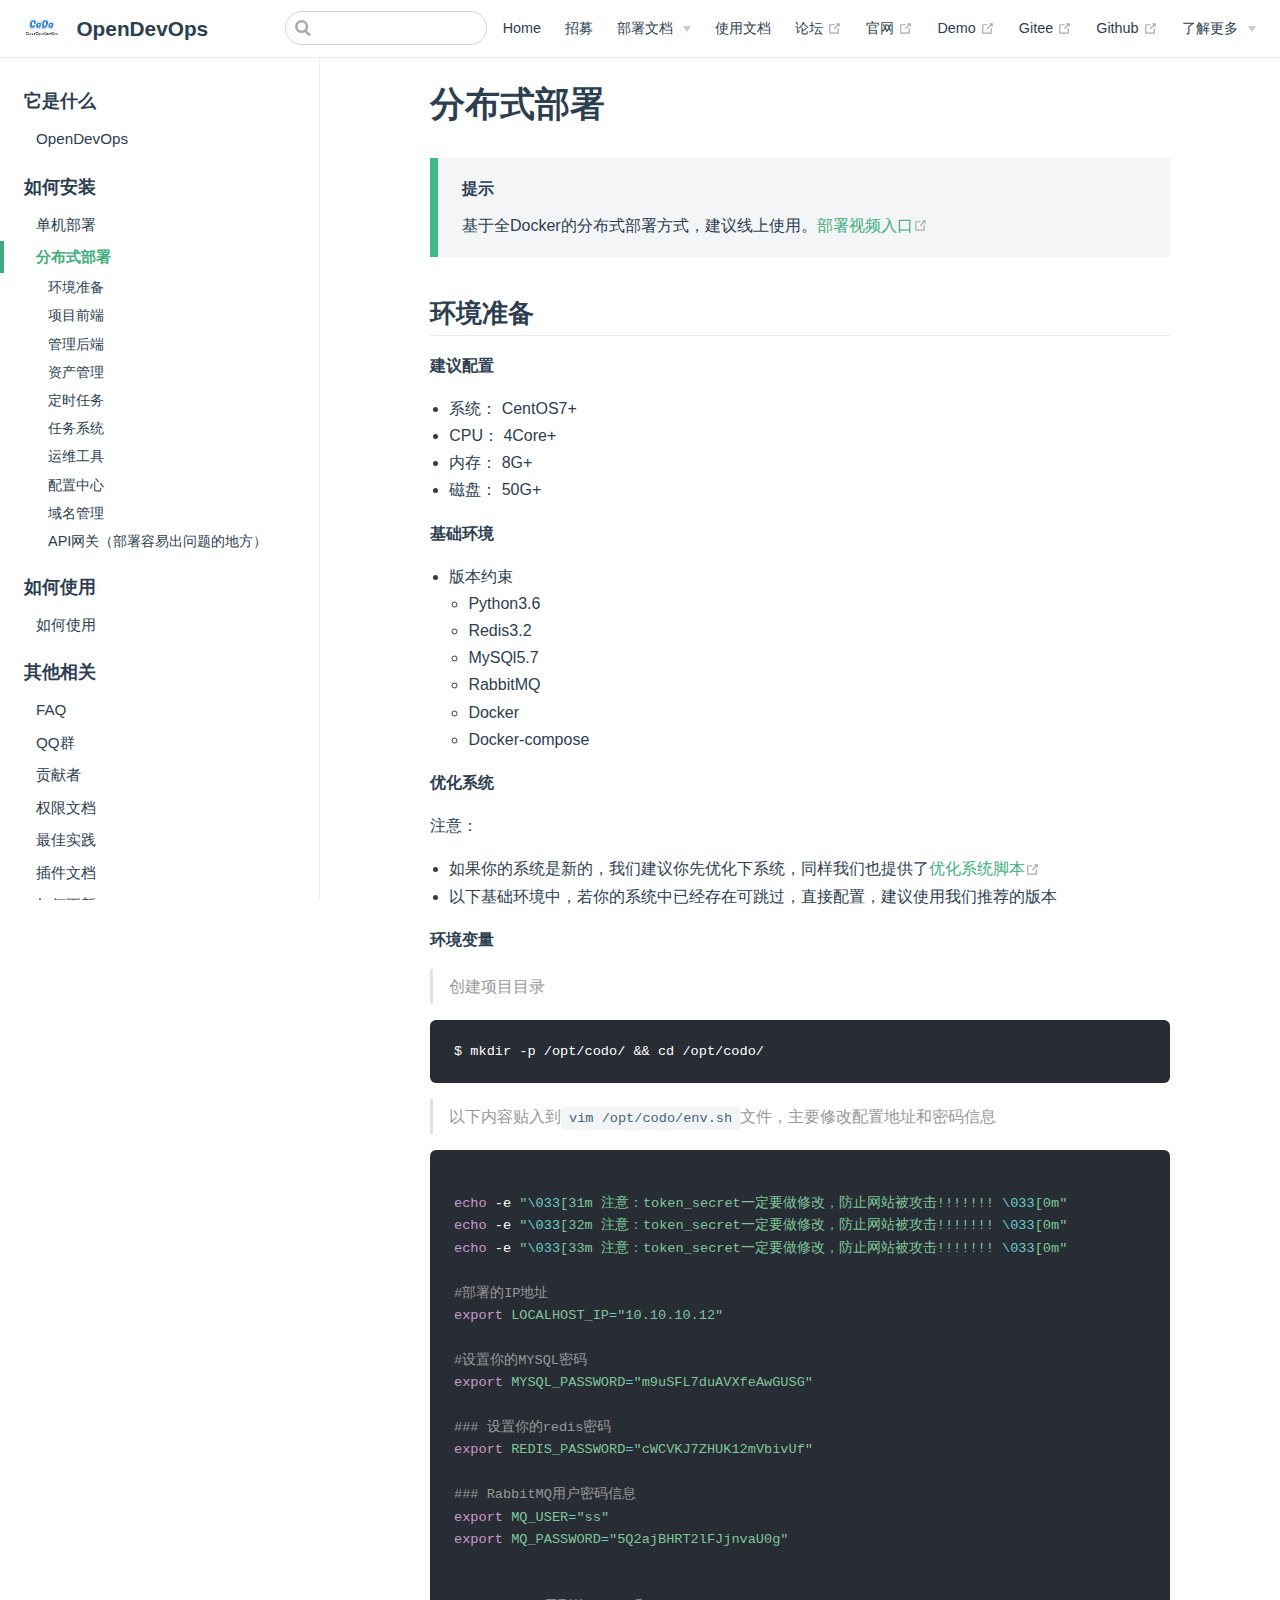
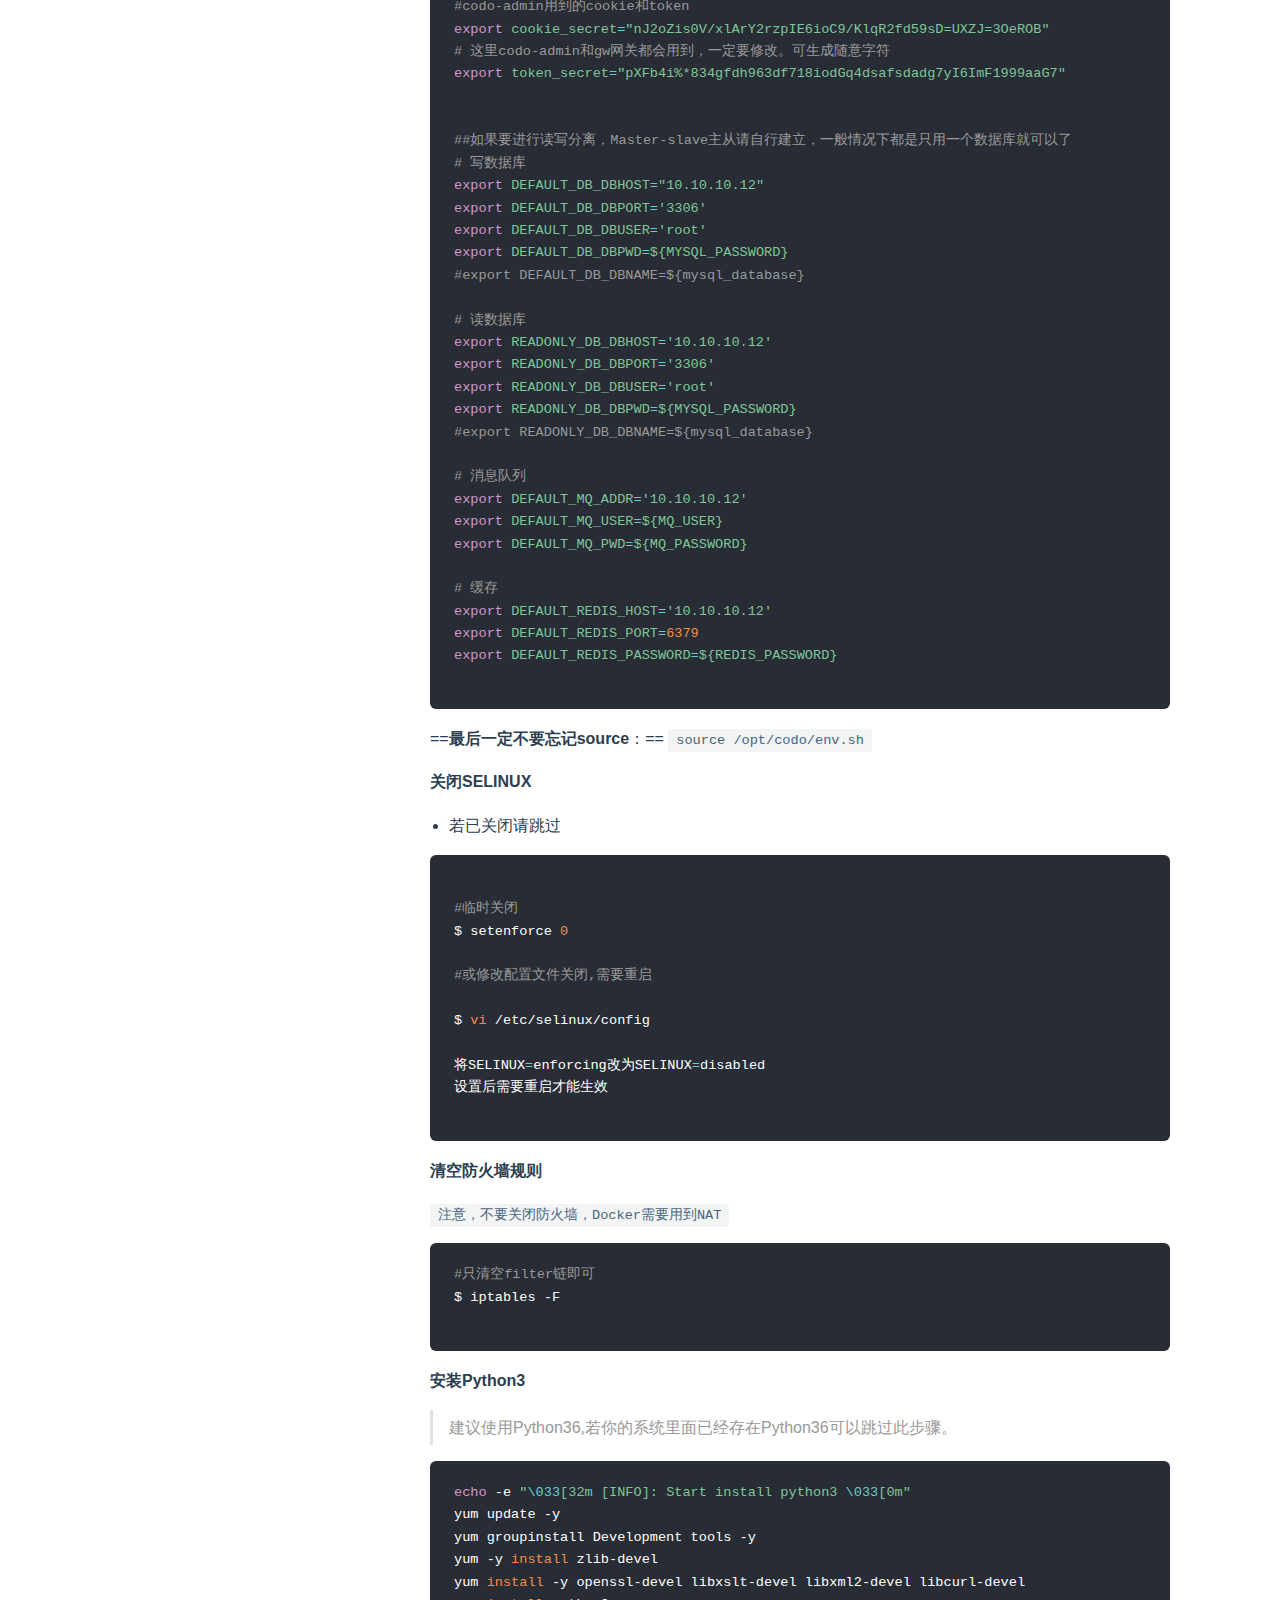
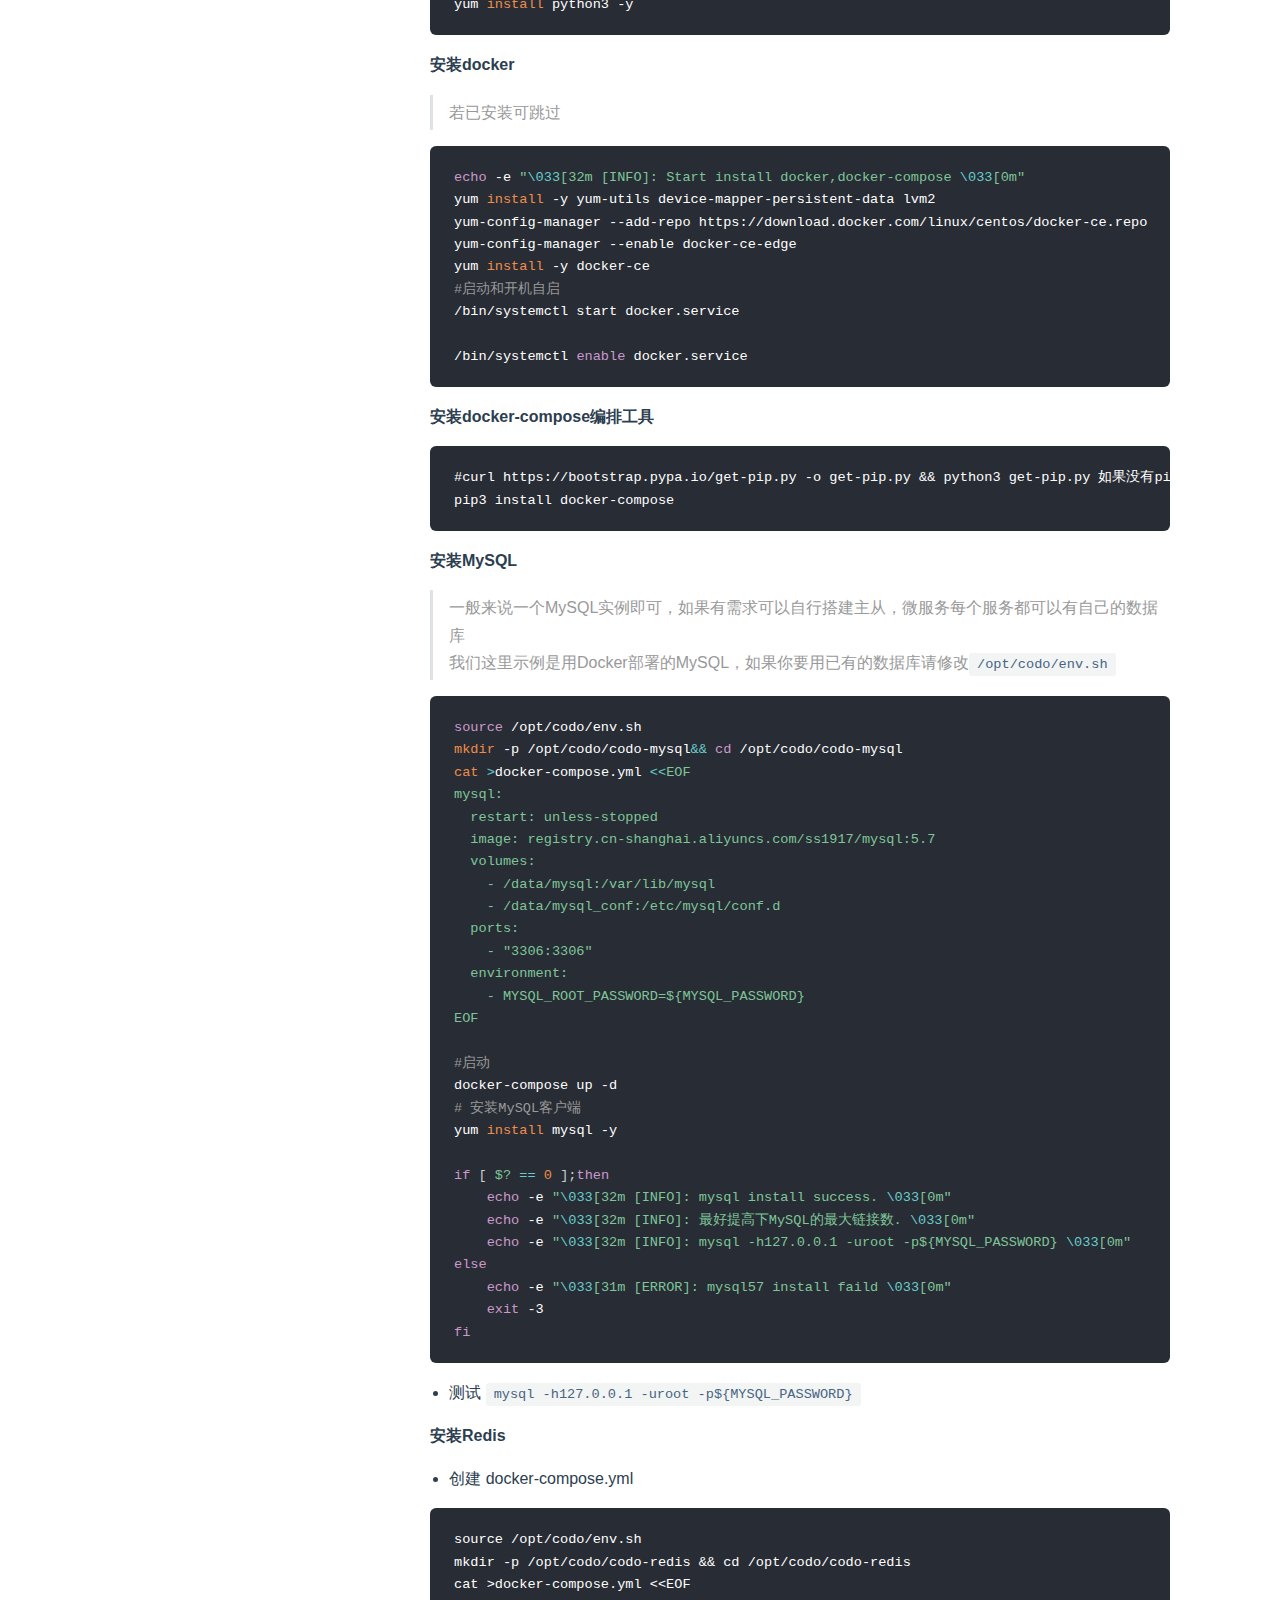
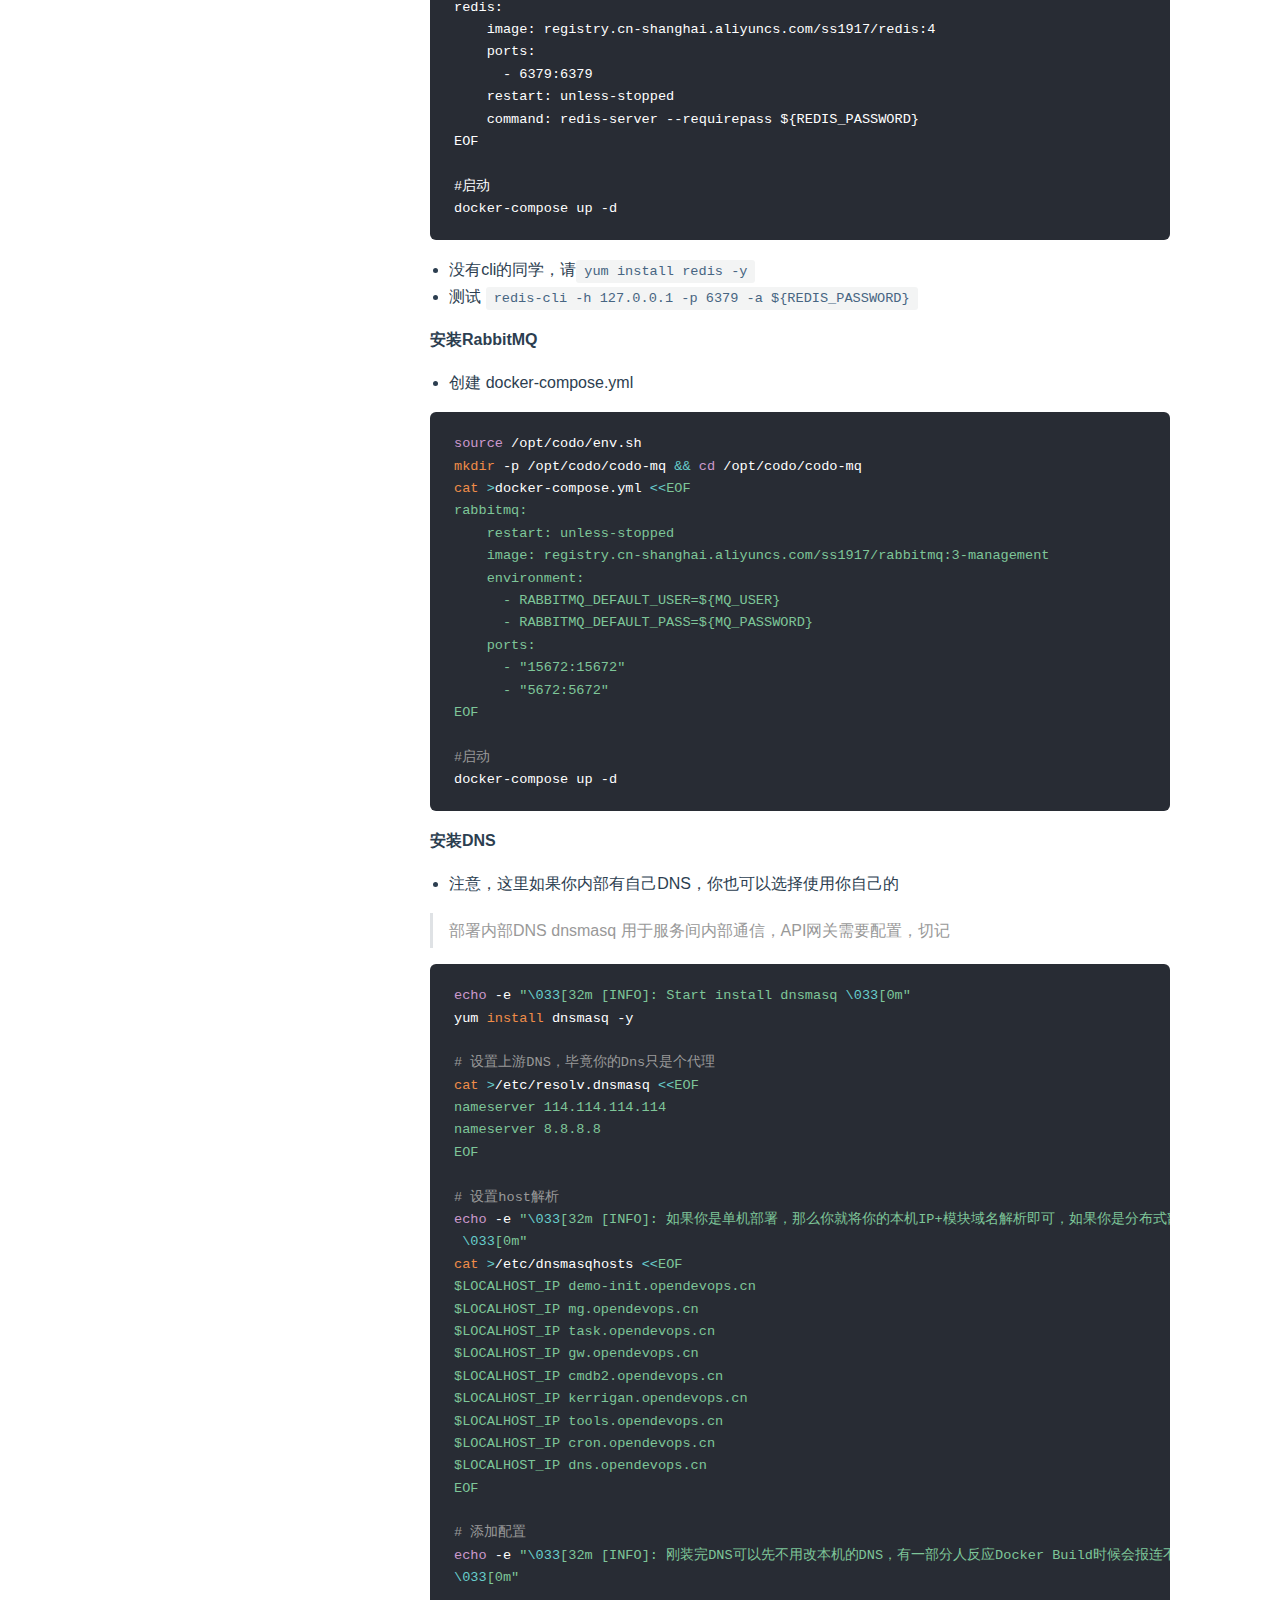
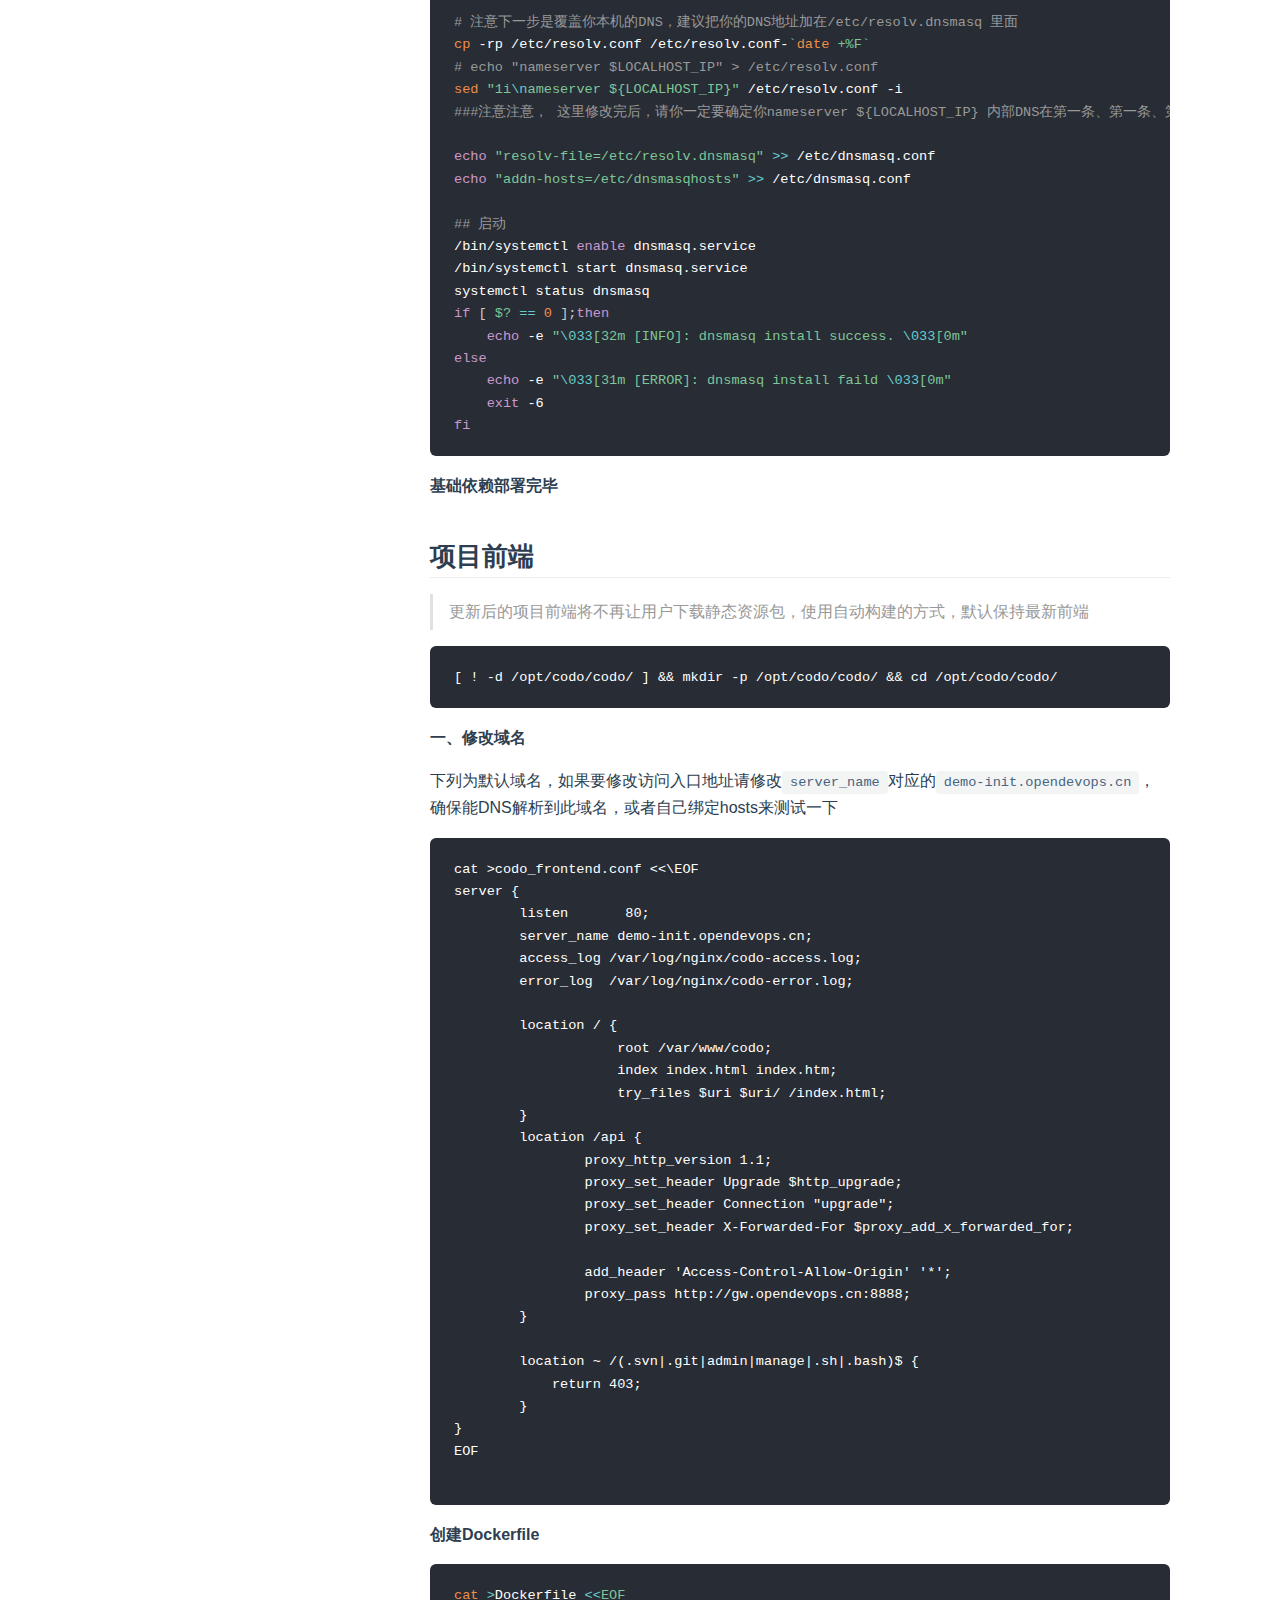
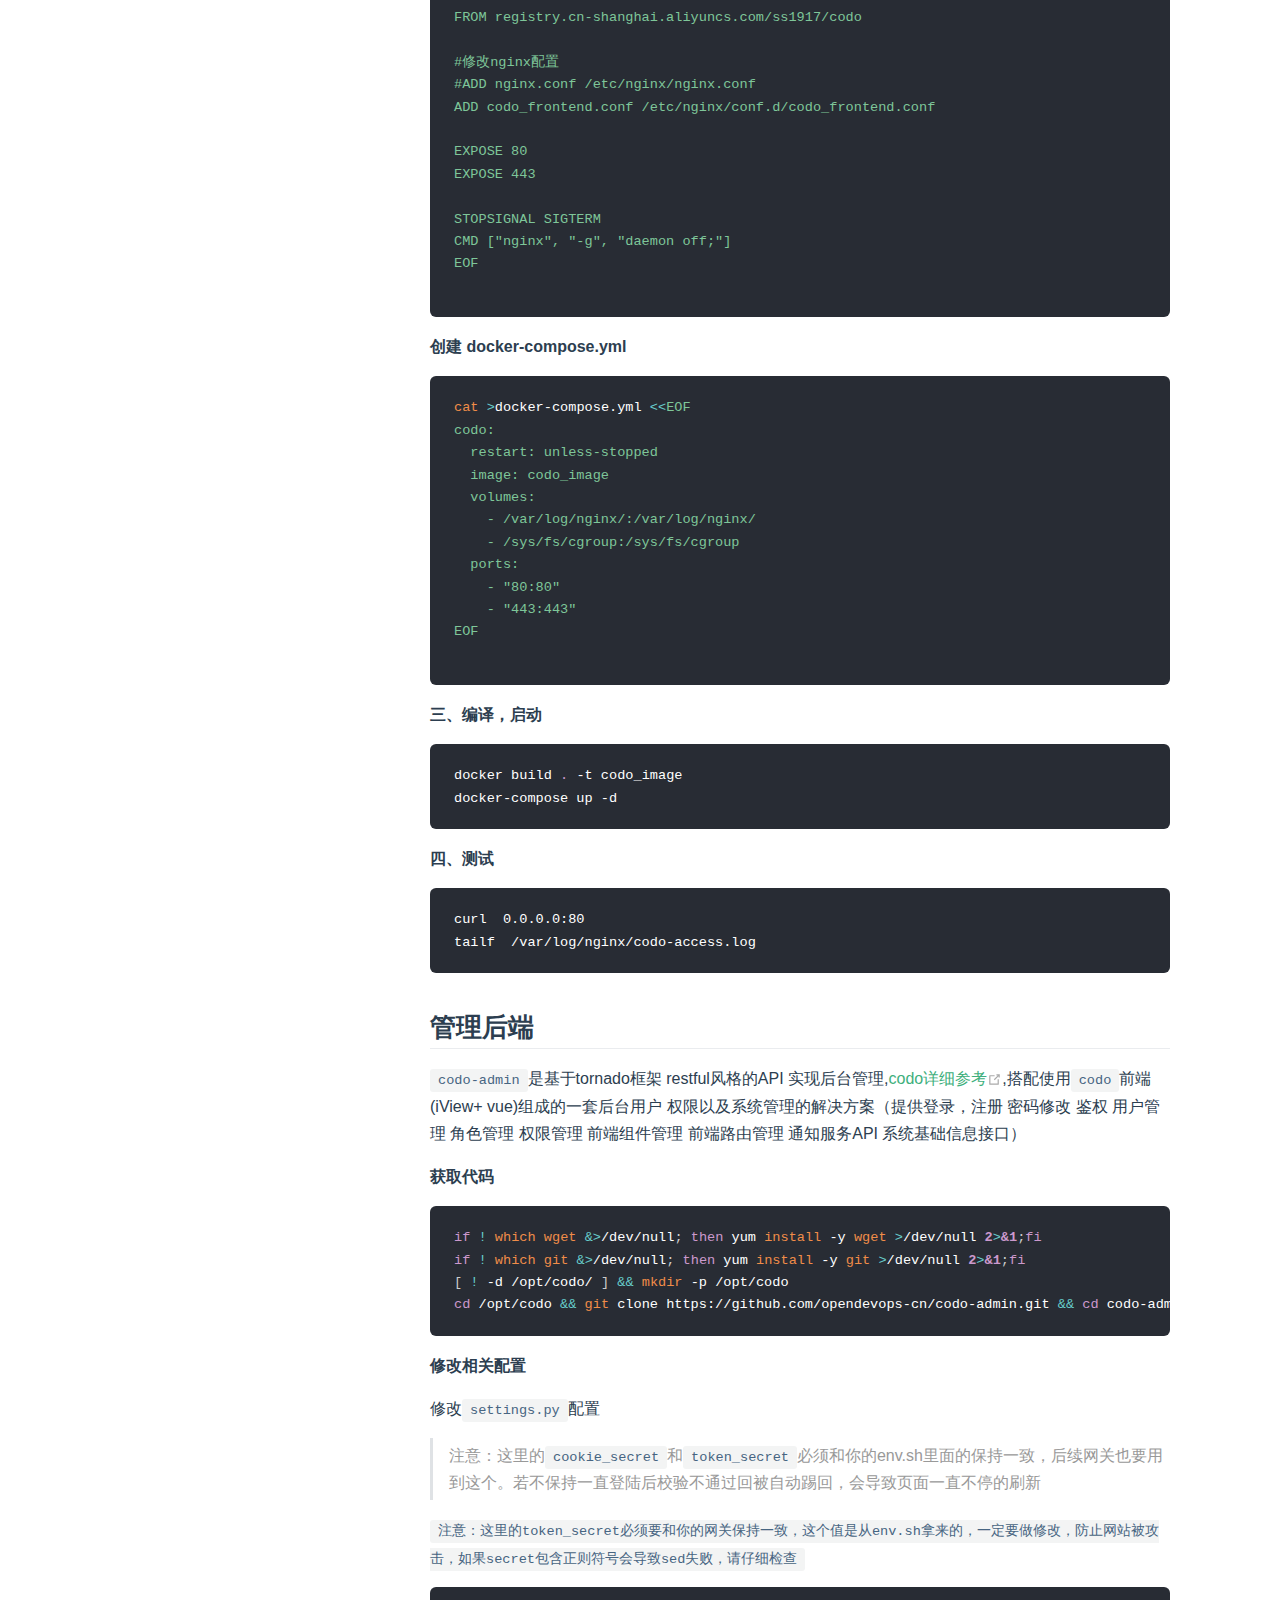
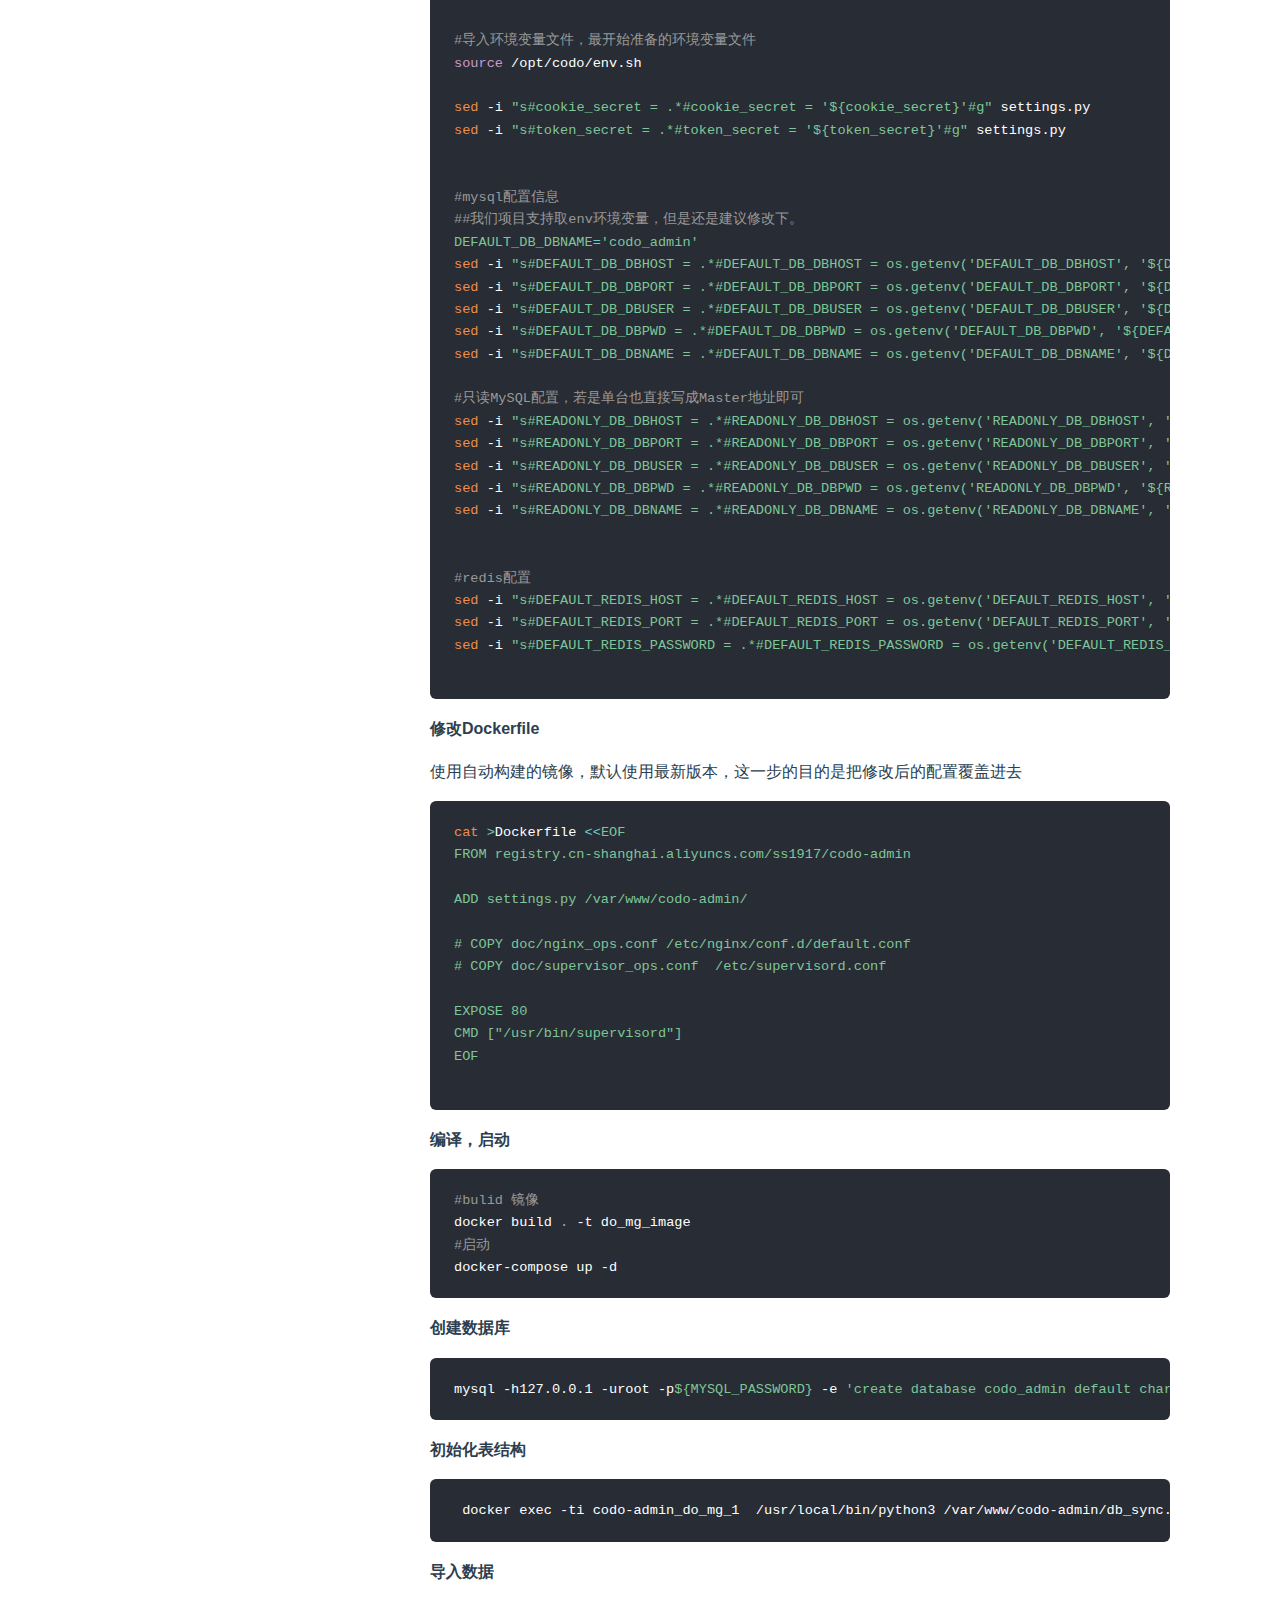
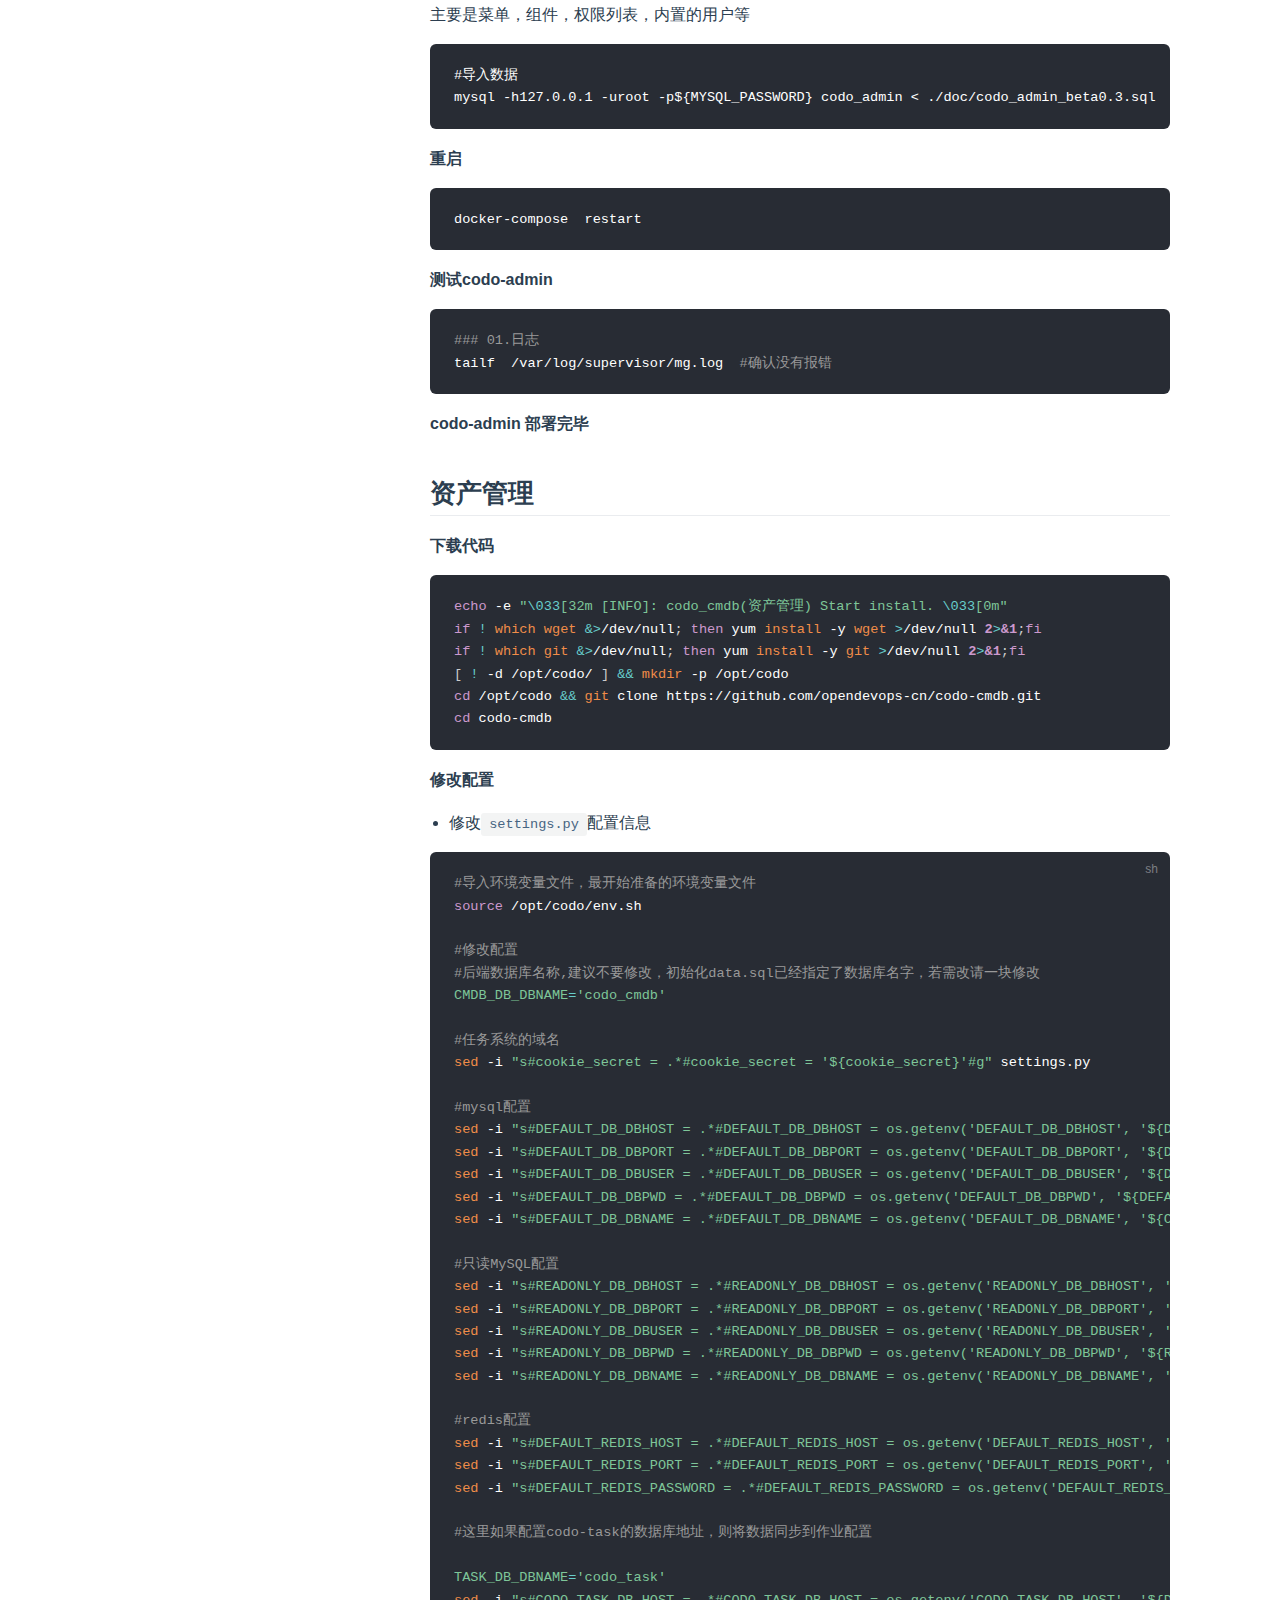
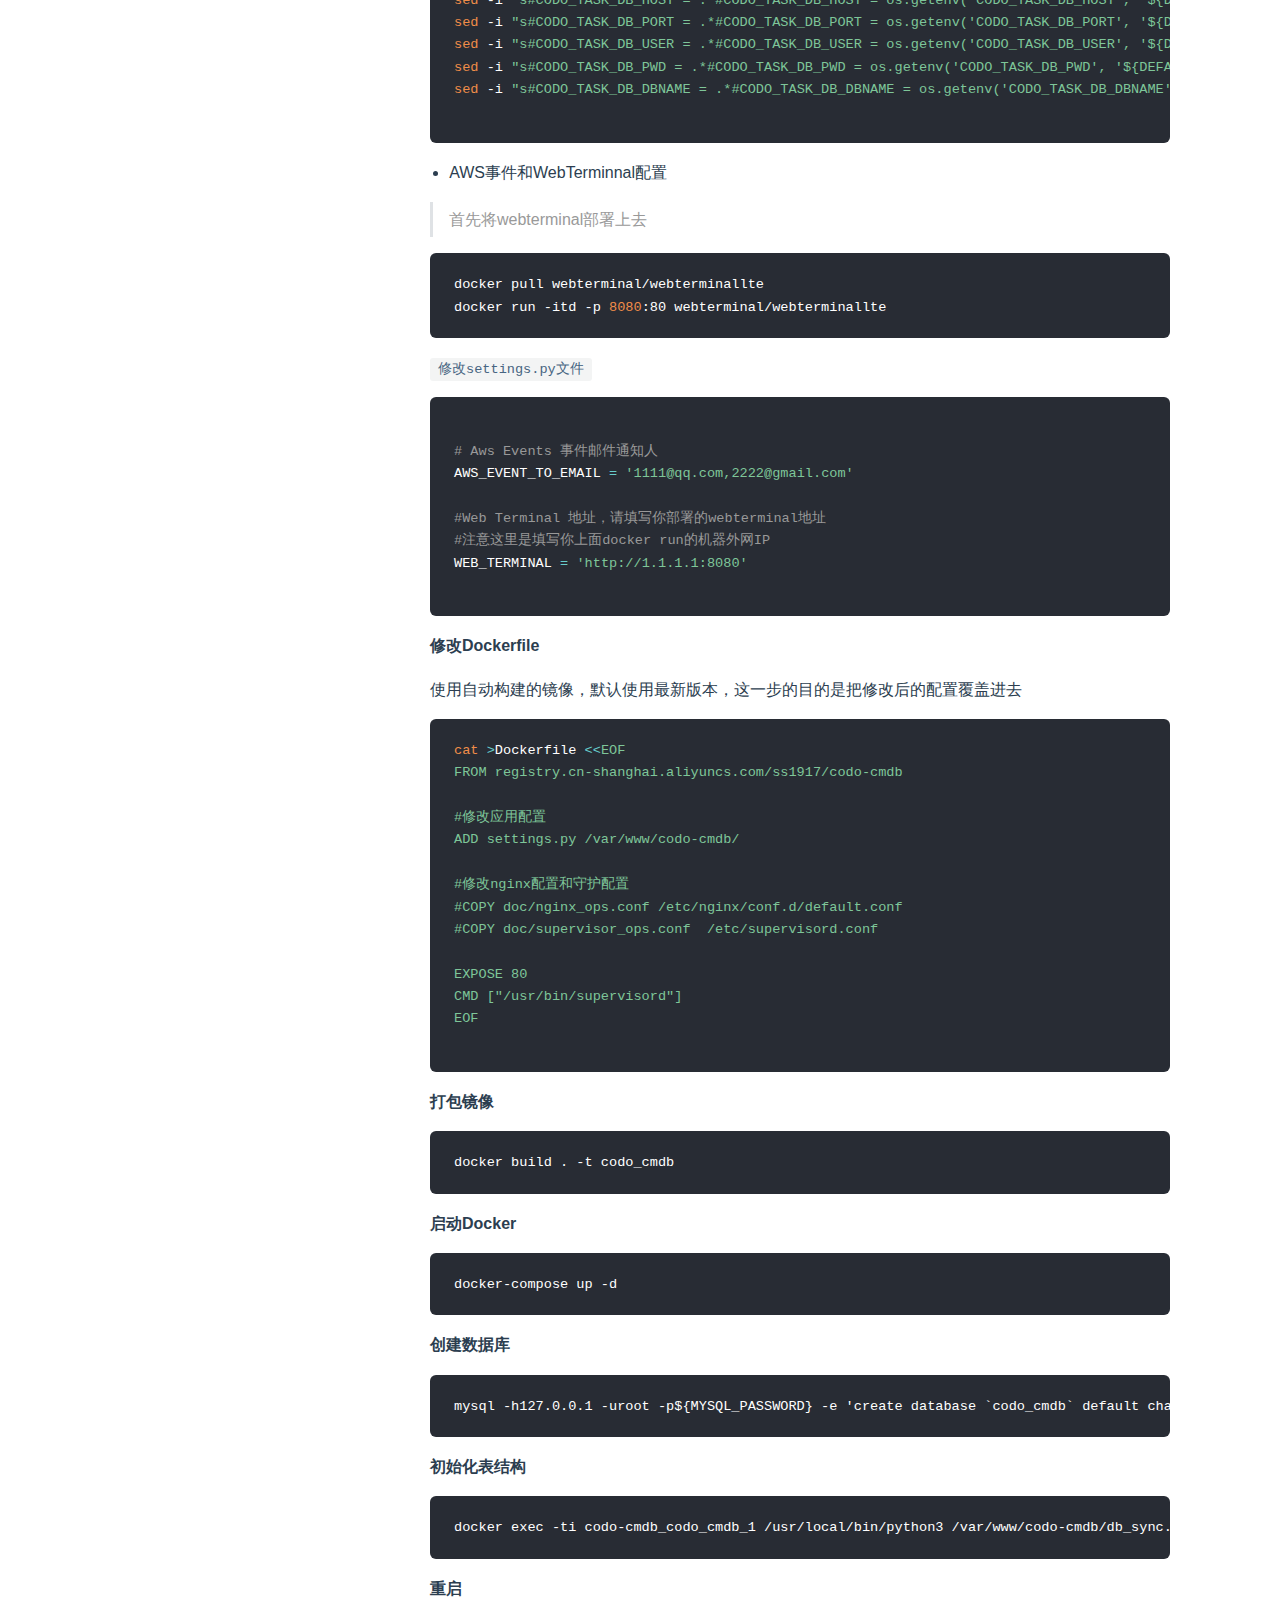
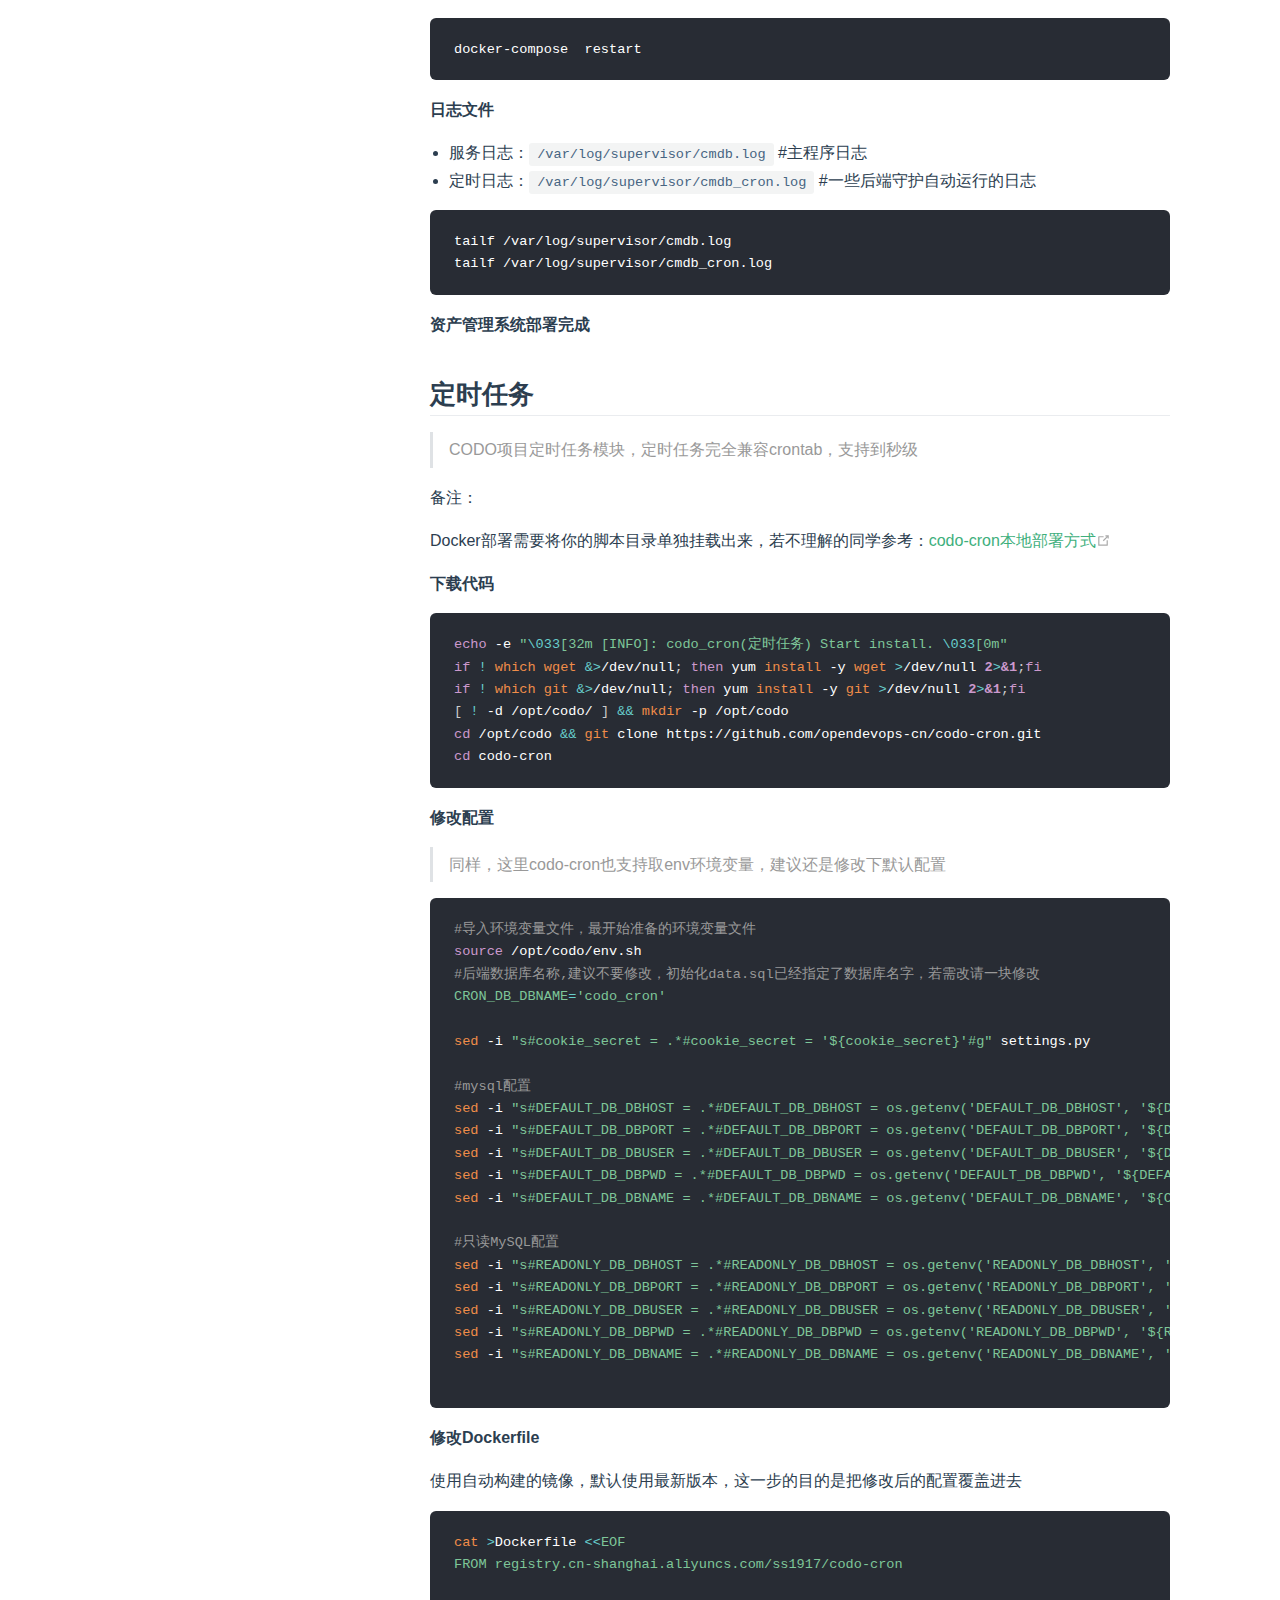
<file: zh/guide/install/distribute/index.html>
<!DOCTYPE html>
<html lang="en-US">
  <head>
    <meta charset="utf-8">
    <meta name="viewport" content="width=device-width,initial-scale=1">
    <title>分布式部署 | OpenDevOps</title>
    <meta name="description" content=" Vue驱动的CoDo快速入门文档">
    <meta name="generator" content="VuePress 1.4.0">
    <link rel="icon" href="/favicon.ico">
    
    <link rel="preload" href="/assets/css/0.styles.4e9361f7.css" as="style"><link rel="preload" href="/assets/js/app.89276639.js" as="script"><link rel="preload" href="/assets/js/2.9156ae55.js" as="script"><link rel="preload" href="/assets/js/8.2a908cc0.js" as="script"><link rel="prefetch" href="/assets/js/10.75470305.js"><link rel="prefetch" href="/assets/js/11.e0f49dd3.js"><link rel="prefetch" href="/assets/js/12.fabf50a1.js"><link rel="prefetch" href="/assets/js/13.bbfd8a28.js"><link rel="prefetch" href="/assets/js/14.dc616929.js"><link rel="prefetch" href="/assets/js/15.9d9169f1.js"><link rel="prefetch" href="/assets/js/16.380cd405.js"><link rel="prefetch" href="/assets/js/17.42d098f5.js"><link rel="prefetch" href="/assets/js/18.e49b2e2c.js"><link rel="prefetch" href="/assets/js/19.09b9f9a2.js"><link rel="prefetch" href="/assets/js/3.08124553.js"><link rel="prefetch" href="/assets/js/4.66e4f4ce.js"><link rel="prefetch" href="/assets/js/5.b2078b4c.js"><link rel="prefetch" href="/assets/js/6.968222b5.js"><link rel="prefetch" href="/assets/js/7.766020c9.js"><link rel="prefetch" href="/assets/js/9.d122e540.js">
    <link rel="stylesheet" href="/assets/css/0.styles.4e9361f7.css">
  </head>
  <body>
    <div id="app" data-server-rendered="true"><div class="theme-container"><header class="navbar"><div class="sidebar-button"><svg xmlns="http://www.w3.org/2000/svg" aria-hidden="true" role="img" viewBox="0 0 448 512" class="icon"><path fill="currentColor" d="M436 124H12c-6.627 0-12-5.373-12-12V80c0-6.627 5.373-12 12-12h424c6.627 0 12 5.373 12 12v32c0 6.627-5.373 12-12 12zm0 160H12c-6.627 0-12-5.373-12-12v-32c0-6.627 5.373-12 12-12h424c6.627 0 12 5.373 12 12v32c0 6.627-5.373 12-12 12zm0 160H12c-6.627 0-12-5.373-12-12v-32c0-6.627 5.373-12 12-12h424c6.627 0 12 5.373 12 12v32c0 6.627-5.373 12-12 12z"></path></svg></div> <a href="/" class="home-link router-link-active"><img src="/logo.png" alt="OpenDevOps" class="logo"> <span class="site-name can-hide">OpenDevOps</span></a> <div class="links"><div class="search-box"><input aria-label="Search" autocomplete="off" spellcheck="false" value=""> <!----></div> <nav class="nav-links can-hide"><div class="nav-item"><a href="/" class="nav-link">
  Home
</a></div><div class="nav-item"><a href="/zh/ad/" class="nav-link">
  招募
</a></div><div class="nav-item"><div class="dropdown-wrapper"><button type="button" aria-label="部署文档" class="dropdown-title"><span class="title">部署文档</span> <span class="arrow right"></span></button> <ul class="nav-dropdown" style="display:none;"><li class="dropdown-item"><!----> <a href="/zh/guide/install/local/" class="nav-link">
  单机部署
</a></li><li class="dropdown-item"><!----> <a href="/zh/guide/install/distribute/" class="nav-link router-link-exact-active router-link-active">
  分布式部署
</a></li></ul></div></div><div class="nav-item"><a href="/zh/guide/used/" class="nav-link">
  使用文档
</a></div><div class="nav-item"><a href="https://bbs.opendevops.cn/" target="_blank" rel="noopener noreferrer" class="nav-link external">
  论坛
  <svg xmlns="http://www.w3.org/2000/svg" aria-hidden="true" x="0px" y="0px" viewBox="0 0 100 100" width="15" height="15" class="icon outbound"><path fill="currentColor" d="M18.8,85.1h56l0,0c2.2,0,4-1.8,4-4v-32h-8v28h-48v-48h28v-8h-32l0,0c-2.2,0-4,1.8-4,4v56C14.8,83.3,16.6,85.1,18.8,85.1z"></path> <polygon fill="currentColor" points="45.7,48.7 51.3,54.3 77.2,28.5 77.2,37.2 85.2,37.2 85.2,14.9 62.8,14.9 62.8,22.9 71.5,22.9"></polygon></svg></a></div><div class="nav-item"><a href="https://www.opendevops.cn/" target="_blank" rel="noopener noreferrer" class="nav-link external">
  官网
  <svg xmlns="http://www.w3.org/2000/svg" aria-hidden="true" x="0px" y="0px" viewBox="0 0 100 100" width="15" height="15" class="icon outbound"><path fill="currentColor" d="M18.8,85.1h56l0,0c2.2,0,4-1.8,4-4v-32h-8v28h-48v-48h28v-8h-32l0,0c-2.2,0-4,1.8-4,4v56C14.8,83.3,16.6,85.1,18.8,85.1z"></path> <polygon fill="currentColor" points="45.7,48.7 51.3,54.3 77.2,28.5 77.2,37.2 85.2,37.2 85.2,14.9 62.8,14.9 62.8,22.9 71.5,22.9"></polygon></svg></a></div><div class="nav-item"><a href="https://demo.opendevops.cn/login" target="_blank" rel="noopener noreferrer" class="nav-link external">
  Demo
  <svg xmlns="http://www.w3.org/2000/svg" aria-hidden="true" x="0px" y="0px" viewBox="0 0 100 100" width="15" height="15" class="icon outbound"><path fill="currentColor" d="M18.8,85.1h56l0,0c2.2,0,4-1.8,4-4v-32h-8v28h-48v-48h28v-8h-32l0,0c-2.2,0-4,1.8-4,4v56C14.8,83.3,16.6,85.1,18.8,85.1z"></path> <polygon fill="currentColor" points="45.7,48.7 51.3,54.3 77.2,28.5 77.2,37.2 85.2,37.2 85.2,14.9 62.8,14.9 62.8,22.9 71.5,22.9"></polygon></svg></a></div><div class="nav-item"><a href="https://gitee.com/opendevops/opendevops" target="_blank" rel="noopener noreferrer" class="nav-link external">
  Gitee
  <svg xmlns="http://www.w3.org/2000/svg" aria-hidden="true" x="0px" y="0px" viewBox="0 0 100 100" width="15" height="15" class="icon outbound"><path fill="currentColor" d="M18.8,85.1h56l0,0c2.2,0,4-1.8,4-4v-32h-8v28h-48v-48h28v-8h-32l0,0c-2.2,0-4,1.8-4,4v56C14.8,83.3,16.6,85.1,18.8,85.1z"></path> <polygon fill="currentColor" points="45.7,48.7 51.3,54.3 77.2,28.5 77.2,37.2 85.2,37.2 85.2,14.9 62.8,14.9 62.8,22.9 71.5,22.9"></polygon></svg></a></div><div class="nav-item"><a href="https://github.com/opendevops-cn" target="_blank" rel="noopener noreferrer" class="nav-link external">
  Github
  <svg xmlns="http://www.w3.org/2000/svg" aria-hidden="true" x="0px" y="0px" viewBox="0 0 100 100" width="15" height="15" class="icon outbound"><path fill="currentColor" d="M18.8,85.1h56l0,0c2.2,0,4-1.8,4-4v-32h-8v28h-48v-48h28v-8h-32l0,0c-2.2,0-4,1.8-4,4v56C14.8,83.3,16.6,85.1,18.8,85.1z"></path> <polygon fill="currentColor" points="45.7,48.7 51.3,54.3 77.2,28.5 77.2,37.2 85.2,37.2 85.2,14.9 62.8,14.9 62.8,22.9 71.5,22.9"></polygon></svg></a></div><div class="nav-item"><div class="dropdown-wrapper"><button type="button" aria-label="了解更多" class="dropdown-title"><span class="title">了解更多</span> <span class="arrow right"></span></button> <ul class="nav-dropdown" style="display:none;"><li class="dropdown-item"><!----> <a href="/zh/guide/more/faq/" class="nav-link">
  FAQ
</a></li><li class="dropdown-item"><!----> <a href="/zh/guide/more/qgroup/" class="nav-link">
  QQ群
</a></li><li class="dropdown-item"><!----> <a href="/zh/guide/more/contributor/" class="nav-link">
  贡献者
</a></li><li class="dropdown-item"><!----> <a href="/zh/guide/more/permission/" class="nav-link">
  权限文档
</a></li><li class="dropdown-item"><!----> <a href="/zh/guide/more/example/" class="nav-link">
  最佳示例
</a></li><li class="dropdown-item"><!----> <a href="/zh/guide/more/plugin/" class="nav-link">
  插件相关
</a></li><li class="dropdown-item"><!----> <a href="/zh/guide/more/update/" class="nav-link">
  如何更新
</a></li></ul></div></div> <!----></nav></div></header> <div class="sidebar-mask"></div> <aside class="sidebar"><nav class="nav-links"><div class="nav-item"><a href="/" class="nav-link">
  Home
</a></div><div class="nav-item"><a href="/zh/ad/" class="nav-link">
  招募
</a></div><div class="nav-item"><div class="dropdown-wrapper"><button type="button" aria-label="部署文档" class="dropdown-title"><span class="title">部署文档</span> <span class="arrow right"></span></button> <ul class="nav-dropdown" style="display:none;"><li class="dropdown-item"><!----> <a href="/zh/guide/install/local/" class="nav-link">
  单机部署
</a></li><li class="dropdown-item"><!----> <a href="/zh/guide/install/distribute/" class="nav-link router-link-exact-active router-link-active">
  分布式部署
</a></li></ul></div></div><div class="nav-item"><a href="/zh/guide/used/" class="nav-link">
  使用文档
</a></div><div class="nav-item"><a href="https://bbs.opendevops.cn/" target="_blank" rel="noopener noreferrer" class="nav-link external">
  论坛
  <svg xmlns="http://www.w3.org/2000/svg" aria-hidden="true" x="0px" y="0px" viewBox="0 0 100 100" width="15" height="15" class="icon outbound"><path fill="currentColor" d="M18.8,85.1h56l0,0c2.2,0,4-1.8,4-4v-32h-8v28h-48v-48h28v-8h-32l0,0c-2.2,0-4,1.8-4,4v56C14.8,83.3,16.6,85.1,18.8,85.1z"></path> <polygon fill="currentColor" points="45.7,48.7 51.3,54.3 77.2,28.5 77.2,37.2 85.2,37.2 85.2,14.9 62.8,14.9 62.8,22.9 71.5,22.9"></polygon></svg></a></div><div class="nav-item"><a href="https://www.opendevops.cn/" target="_blank" rel="noopener noreferrer" class="nav-link external">
  官网
  <svg xmlns="http://www.w3.org/2000/svg" aria-hidden="true" x="0px" y="0px" viewBox="0 0 100 100" width="15" height="15" class="icon outbound"><path fill="currentColor" d="M18.8,85.1h56l0,0c2.2,0,4-1.8,4-4v-32h-8v28h-48v-48h28v-8h-32l0,0c-2.2,0-4,1.8-4,4v56C14.8,83.3,16.6,85.1,18.8,85.1z"></path> <polygon fill="currentColor" points="45.7,48.7 51.3,54.3 77.2,28.5 77.2,37.2 85.2,37.2 85.2,14.9 62.8,14.9 62.8,22.9 71.5,22.9"></polygon></svg></a></div><div class="nav-item"><a href="https://demo.opendevops.cn/login" target="_blank" rel="noopener noreferrer" class="nav-link external">
  Demo
  <svg xmlns="http://www.w3.org/2000/svg" aria-hidden="true" x="0px" y="0px" viewBox="0 0 100 100" width="15" height="15" class="icon outbound"><path fill="currentColor" d="M18.8,85.1h56l0,0c2.2,0,4-1.8,4-4v-32h-8v28h-48v-48h28v-8h-32l0,0c-2.2,0-4,1.8-4,4v56C14.8,83.3,16.6,85.1,18.8,85.1z"></path> <polygon fill="currentColor" points="45.7,48.7 51.3,54.3 77.2,28.5 77.2,37.2 85.2,37.2 85.2,14.9 62.8,14.9 62.8,22.9 71.5,22.9"></polygon></svg></a></div><div class="nav-item"><a href="https://gitee.com/opendevops/opendevops" target="_blank" rel="noopener noreferrer" class="nav-link external">
  Gitee
  <svg xmlns="http://www.w3.org/2000/svg" aria-hidden="true" x="0px" y="0px" viewBox="0 0 100 100" width="15" height="15" class="icon outbound"><path fill="currentColor" d="M18.8,85.1h56l0,0c2.2,0,4-1.8,4-4v-32h-8v28h-48v-48h28v-8h-32l0,0c-2.2,0-4,1.8-4,4v56C14.8,83.3,16.6,85.1,18.8,85.1z"></path> <polygon fill="currentColor" points="45.7,48.7 51.3,54.3 77.2,28.5 77.2,37.2 85.2,37.2 85.2,14.9 62.8,14.9 62.8,22.9 71.5,22.9"></polygon></svg></a></div><div class="nav-item"><a href="https://github.com/opendevops-cn" target="_blank" rel="noopener noreferrer" class="nav-link external">
  Github
  <svg xmlns="http://www.w3.org/2000/svg" aria-hidden="true" x="0px" y="0px" viewBox="0 0 100 100" width="15" height="15" class="icon outbound"><path fill="currentColor" d="M18.8,85.1h56l0,0c2.2,0,4-1.8,4-4v-32h-8v28h-48v-48h28v-8h-32l0,0c-2.2,0-4,1.8-4,4v56C14.8,83.3,16.6,85.1,18.8,85.1z"></path> <polygon fill="currentColor" points="45.7,48.7 51.3,54.3 77.2,28.5 77.2,37.2 85.2,37.2 85.2,14.9 62.8,14.9 62.8,22.9 71.5,22.9"></polygon></svg></a></div><div class="nav-item"><div class="dropdown-wrapper"><button type="button" aria-label="了解更多" class="dropdown-title"><span class="title">了解更多</span> <span class="arrow right"></span></button> <ul class="nav-dropdown" style="display:none;"><li class="dropdown-item"><!----> <a href="/zh/guide/more/faq/" class="nav-link">
  FAQ
</a></li><li class="dropdown-item"><!----> <a href="/zh/guide/more/qgroup/" class="nav-link">
  QQ群
</a></li><li class="dropdown-item"><!----> <a href="/zh/guide/more/contributor/" class="nav-link">
  贡献者
</a></li><li class="dropdown-item"><!----> <a href="/zh/guide/more/permission/" class="nav-link">
  权限文档
</a></li><li class="dropdown-item"><!----> <a href="/zh/guide/more/example/" class="nav-link">
  最佳示例
</a></li><li class="dropdown-item"><!----> <a href="/zh/guide/more/plugin/" class="nav-link">
  插件相关
</a></li><li class="dropdown-item"><!----> <a href="/zh/guide/more/update/" class="nav-link">
  如何更新
</a></li></ul></div></div> <!----></nav>  <ul class="sidebar-links"><li><section class="sidebar-group depth-0"><p class="sidebar-heading"><span>它是什么</span> <!----></p> <ul class="sidebar-links sidebar-group-items"><li><a href="/zh/guide/" class="sidebar-link">OpenDevOps</a></li></ul></section></li><li><section class="sidebar-group depth-0"><p class="sidebar-heading open"><span>如何安装</span> <!----></p> <ul class="sidebar-links sidebar-group-items"><li><a href="/zh/guide/install/local/" class="sidebar-link">单机部署</a></li><li><a href="/zh/guide/install/distribute/" class="active sidebar-link">分布式部署</a><ul class="sidebar-sub-headers"><li class="sidebar-sub-header"><a href="/zh/guide/install/distribute/#环境准备" class="sidebar-link">环境准备</a></li><li class="sidebar-sub-header"><a href="/zh/guide/install/distribute/#项目前端" class="sidebar-link">项目前端</a></li><li class="sidebar-sub-header"><a href="/zh/guide/install/distribute/#管理后端" class="sidebar-link">管理后端</a></li><li class="sidebar-sub-header"><a href="/zh/guide/install/distribute/#资产管理" class="sidebar-link">资产管理</a></li><li class="sidebar-sub-header"><a href="/zh/guide/install/distribute/#定时任务" class="sidebar-link">定时任务</a></li><li class="sidebar-sub-header"><a href="/zh/guide/install/distribute/#任务系统" class="sidebar-link">任务系统</a></li><li class="sidebar-sub-header"><a href="/zh/guide/install/distribute/#运维工具" class="sidebar-link">运维工具</a></li><li class="sidebar-sub-header"><a href="/zh/guide/install/distribute/#配置中心" class="sidebar-link">配置中心</a></li><li class="sidebar-sub-header"><a href="/zh/guide/install/distribute/#域名管理" class="sidebar-link">域名管理</a></li><li class="sidebar-sub-header"><a href="/zh/guide/install/distribute/#api网关（部署容易出问题的地方）" class="sidebar-link">API网关（部署容易出问题的地方）</a></li></ul></li></ul></section></li><li><section class="sidebar-group depth-0"><p class="sidebar-heading"><span>如何使用</span> <!----></p> <ul class="sidebar-links sidebar-group-items"><li><a href="/zh/guide/used/" class="sidebar-link">如何使用</a></li></ul></section></li><li><section class="sidebar-group depth-0"><p class="sidebar-heading"><span>其他相关</span> <!----></p> <ul class="sidebar-links sidebar-group-items"><li><a href="/zh/guide/more/faq/" class="sidebar-link">FAQ</a></li><li><a href="/zh/guide/more/qgroup/" class="sidebar-link">QQ群</a></li><li><a href="/zh/guide/more/contributor/" class="sidebar-link">贡献者</a></li><li><a href="/zh/guide/more/permission/" class="sidebar-link">权限文档</a></li><li><a href="/zh/guide/more/example/" class="sidebar-link">最佳实践</a></li><li><a href="/zh/guide/more/plugin/" class="sidebar-link">插件文档</a></li><li><a href="/zh/guide/more/update/" class="sidebar-link">如何更新</a></li></ul></section></li></ul> </aside> <main class="page"> <div class="theme-default-content content__default"><h1 id="分布式部署"><a href="#分布式部署" class="header-anchor">#</a> 分布式部署</h1> <div class="custom-block tip"><p class="custom-block-title">提示</p> <p>基于全Docker的分布式部署方式，建议线上使用。<a href="https://www.bilibili.com/video/av53446517?from=search&amp;seid=16003251072301252333" target="_blank" rel="noopener noreferrer">部署视频入口<svg xmlns="http://www.w3.org/2000/svg" aria-hidden="true" x="0px" y="0px" viewBox="0 0 100 100" width="15" height="15" class="icon outbound"><path fill="currentColor" d="M18.8,85.1h56l0,0c2.2,0,4-1.8,4-4v-32h-8v28h-48v-48h28v-8h-32l0,0c-2.2,0-4,1.8-4,4v56C14.8,83.3,16.6,85.1,18.8,85.1z"></path> <polygon fill="currentColor" points="45.7,48.7 51.3,54.3 77.2,28.5 77.2,37.2 85.2,37.2 85.2,14.9 62.8,14.9 62.8,22.9 71.5,22.9"></polygon></svg></a></p></div> <h2 id="环境准备"><a href="#环境准备" class="header-anchor">#</a> 环境准备</h2> <p><strong>建议配置</strong></p> <ul><li>系统：  CentOS7+</li> <li>CPU：   4Core+</li> <li>内存：  8G+</li> <li>磁盘：  50G+</li></ul> <p><strong>基础环境</strong></p> <ul><li>版本约束
<ul><li>Python3.6</li> <li>Redis3.2</li> <li>MySQl5.7</li> <li>RabbitMQ</li> <li>Docker</li> <li>Docker-compose</li></ul></li></ul> <p><strong>优化系统</strong></p> <p>注意：</p> <ul><li>如果你的系统是新的，我们建议你先优化下系统，同样我们也提供了<a href="https://github.com/opendevops-cn/opendevops/tree/master/scripts/system_init_v1.sh" target="_blank" rel="noopener noreferrer">优化系统脚本<svg xmlns="http://www.w3.org/2000/svg" aria-hidden="true" x="0px" y="0px" viewBox="0 0 100 100" width="15" height="15" class="icon outbound"><path fill="currentColor" d="M18.8,85.1h56l0,0c2.2,0,4-1.8,4-4v-32h-8v28h-48v-48h28v-8h-32l0,0c-2.2,0-4,1.8-4,4v56C14.8,83.3,16.6,85.1,18.8,85.1z"></path> <polygon fill="currentColor" points="45.7,48.7 51.3,54.3 77.2,28.5 77.2,37.2 85.2,37.2 85.2,14.9 62.8,14.9 62.8,22.9 71.5,22.9"></polygon></svg></a></li> <li>以下基础环境中，若你的系统中已经存在可跳过，直接配置，建议使用我们推荐的版本</li></ul> <p><strong>环境变量</strong></p> <blockquote><p>创建项目目录</p></blockquote> <div class="language- extra-class"><pre class="language-text"><code>$ mkdir -p /opt/codo/ &amp;&amp; cd /opt/codo/
</code></pre></div><blockquote><p>以下内容贴入到<code>vim /opt/codo/env.sh</code>文件，主要修改配置地址和密码信息</p></blockquote> <div class="language-shell extra-class"><pre class="language-shell"><code>
<span class="token builtin class-name">echo</span> -e <span class="token string">&quot;<span class="token entity" title="\033">\033</span>[31m 注意：token_secret一定要做修改，防止网站被攻击!!!!!!! <span class="token entity" title="\033">\033</span>[0m&quot;</span>
<span class="token builtin class-name">echo</span> -e <span class="token string">&quot;<span class="token entity" title="\033">\033</span>[32m 注意：token_secret一定要做修改，防止网站被攻击!!!!!!! <span class="token entity" title="\033">\033</span>[0m&quot;</span>
<span class="token builtin class-name">echo</span> -e <span class="token string">&quot;<span class="token entity" title="\033">\033</span>[33m 注意：token_secret一定要做修改，防止网站被攻击!!!!!!! <span class="token entity" title="\033">\033</span>[0m&quot;</span>

<span class="token comment">#部署的IP地址</span>
<span class="token builtin class-name">export</span> <span class="token assign-left variable">LOCALHOST_IP</span><span class="token operator">=</span><span class="token string">&quot;10.10.10.12&quot;</span>

<span class="token comment">#设置你的MYSQL密码</span>
<span class="token builtin class-name">export</span> <span class="token assign-left variable">MYSQL_PASSWORD</span><span class="token operator">=</span><span class="token string">&quot;m9uSFL7duAVXfeAwGUSG&quot;</span>

<span class="token comment">### 设置你的redis密码</span>
<span class="token builtin class-name">export</span> <span class="token assign-left variable">REDIS_PASSWORD</span><span class="token operator">=</span><span class="token string">&quot;cWCVKJ7ZHUK12mVbivUf&quot;</span>

<span class="token comment">### RabbitMQ用户密码信息</span>
<span class="token builtin class-name">export</span> <span class="token assign-left variable">MQ_USER</span><span class="token operator">=</span><span class="token string">&quot;ss&quot;</span>
<span class="token builtin class-name">export</span> <span class="token assign-left variable">MQ_PASSWORD</span><span class="token operator">=</span><span class="token string">&quot;5Q2ajBHRT2lFJjnvaU0g&quot;</span>


<span class="token comment">#codo-admin用到的cookie和token</span>
<span class="token builtin class-name">export</span> <span class="token assign-left variable">cookie_secret</span><span class="token operator">=</span><span class="token string">&quot;nJ2oZis0V/xlArY2rzpIE6ioC9/KlqR2fd59sD=UXZJ=3OeROB&quot;</span>
<span class="token comment"># 这里codo-admin和gw网关都会用到，一定要修改。可生成随意字符</span>
<span class="token builtin class-name">export</span> <span class="token assign-left variable">token_secret</span><span class="token operator">=</span><span class="token string">&quot;pXFb4i%*834gfdh963df718iodGq4dsafsdadg7yI6ImF1999aaG7&quot;</span>


<span class="token comment">##如果要进行读写分离，Master-slave主从请自行建立，一般情况下都是只用一个数据库就可以了</span>
<span class="token comment"># 写数据库</span>
<span class="token builtin class-name">export</span> <span class="token assign-left variable">DEFAULT_DB_DBHOST</span><span class="token operator">=</span><span class="token string">&quot;10.10.10.12&quot;</span>
<span class="token builtin class-name">export</span> <span class="token assign-left variable">DEFAULT_DB_DBPORT</span><span class="token operator">=</span><span class="token string">'3306'</span>
<span class="token builtin class-name">export</span> <span class="token assign-left variable">DEFAULT_DB_DBUSER</span><span class="token operator">=</span><span class="token string">'root'</span>
<span class="token builtin class-name">export</span> <span class="token assign-left variable">DEFAULT_DB_DBPWD</span><span class="token operator">=</span><span class="token variable">${MYSQL_PASSWORD}</span>
<span class="token comment">#export DEFAULT_DB_DBNAME=${mysql_database}</span>

<span class="token comment"># 读数据库</span>
<span class="token builtin class-name">export</span> <span class="token assign-left variable">READONLY_DB_DBHOST</span><span class="token operator">=</span><span class="token string">'10.10.10.12'</span>
<span class="token builtin class-name">export</span> <span class="token assign-left variable">READONLY_DB_DBPORT</span><span class="token operator">=</span><span class="token string">'3306'</span>
<span class="token builtin class-name">export</span> <span class="token assign-left variable">READONLY_DB_DBUSER</span><span class="token operator">=</span><span class="token string">'root'</span>
<span class="token builtin class-name">export</span> <span class="token assign-left variable">READONLY_DB_DBPWD</span><span class="token operator">=</span><span class="token variable">${MYSQL_PASSWORD}</span>
<span class="token comment">#export READONLY_DB_DBNAME=${mysql_database}</span>

<span class="token comment"># 消息队列</span>
<span class="token builtin class-name">export</span> <span class="token assign-left variable">DEFAULT_MQ_ADDR</span><span class="token operator">=</span><span class="token string">'10.10.10.12'</span>
<span class="token builtin class-name">export</span> <span class="token assign-left variable">DEFAULT_MQ_USER</span><span class="token operator">=</span><span class="token variable">${MQ_USER}</span>
<span class="token builtin class-name">export</span> <span class="token assign-left variable">DEFAULT_MQ_PWD</span><span class="token operator">=</span><span class="token variable">${MQ_PASSWORD}</span>

<span class="token comment"># 缓存</span>
<span class="token builtin class-name">export</span> <span class="token assign-left variable">DEFAULT_REDIS_HOST</span><span class="token operator">=</span><span class="token string">'10.10.10.12'</span>
<span class="token builtin class-name">export</span> <span class="token assign-left variable">DEFAULT_REDIS_PORT</span><span class="token operator">=</span><span class="token number">6379</span>
<span class="token builtin class-name">export</span> <span class="token assign-left variable">DEFAULT_REDIS_PASSWORD</span><span class="token operator">=</span><span class="token variable">${REDIS_PASSWORD}</span>

</code></pre></div><p>==<strong>最后一定不要忘记source</strong>：==  <code>source /opt/codo/env.sh</code></p> <p><strong>关闭SELINUX</strong></p> <ul><li>若已关闭请跳过</li></ul> <div class="language-shell extra-class"><pre class="language-shell"><code>
<span class="token comment">#临时关闭</span>
$ setenforce <span class="token number">0</span>

<span class="token comment">#或修改配置文件关闭,需要重启</span>

$ <span class="token function">vi</span> /etc/selinux/config  

将SELINUX<span class="token operator">=</span>enforcing改为SELINUX<span class="token operator">=</span>disabled 
设置后需要重启才能生效  

</code></pre></div><p><strong>清空防火墙规则</strong></p> <p><code>注意，不要关闭防火墙，Docker需要用到NAT</code></p> <div class="language-shell extra-class"><pre class="language-shell"><code><span class="token comment">#只清空filter链即可</span>
$ iptables -F

</code></pre></div><p><strong>安装Python3</strong></p> <blockquote><p>建议使用Python36,若你的系统里面已经存在Python36可以跳过此步骤。</p></blockquote> <div class="language-shell extra-class"><pre class="language-shell"><code><span class="token builtin class-name">echo</span> -e <span class="token string">&quot;<span class="token entity" title="\033">\033</span>[32m [INFO]: Start install python3 <span class="token entity" title="\033">\033</span>[0m&quot;</span>
yum update -y
yum groupinstall Development tools -y
yum -y <span class="token function">install</span> zlib-devel
yum <span class="token function">install</span> -y openssl-devel libxslt-devel libxml2-devel libcurl-devel
yum <span class="token function">install</span> python3 -y 
</code></pre></div><p><strong>安装docker</strong></p> <blockquote><p>若已安装可跳过</p></blockquote> <div class="language-shell extra-class"><pre class="language-shell"><code><span class="token builtin class-name">echo</span> -e <span class="token string">&quot;<span class="token entity" title="\033">\033</span>[32m [INFO]: Start install docker,docker-compose <span class="token entity" title="\033">\033</span>[0m&quot;</span>
yum <span class="token function">install</span> -y yum-utils device-mapper-persistent-data lvm2
yum-config-manager --add-repo https://download.docker.com/linux/centos/docker-ce.repo
yum-config-manager --enable docker-ce-edge
yum <span class="token function">install</span> -y docker-ce
<span class="token comment">#启动和开机自启</span>
/bin/systemctl start docker.service

/bin/systemctl <span class="token builtin class-name">enable</span> docker.service
</code></pre></div><p><strong>安装docker-compose编排工具</strong></p> <div class="language- extra-class"><pre class="language-text"><code>#curl https://bootstrap.pypa.io/get-pip.py -o get-pip.py &amp;&amp; python3 get-pip.py 如果没有pip3 请安装
pip3 install docker-compose
</code></pre></div><p><strong>安装MySQL</strong></p> <blockquote><p>一般来说一个MySQL实例即可，如果有需求可以自行搭建主从，微服务每个服务都可以有自己的数据库</p> <p>我们这里示例是用Docker部署的MySQL，如果你要用已有的数据库请修改<code>/opt/codo/env.sh</code></p></blockquote> <div class="language-shell extra-class"><pre class="language-shell"><code><span class="token builtin class-name">source</span> /opt/codo/env.sh
<span class="token function">mkdir</span> -p /opt/codo/codo-mysql<span class="token operator">&amp;&amp;</span> <span class="token builtin class-name">cd</span> /opt/codo/codo-mysql
<span class="token function">cat</span> <span class="token operator">&gt;</span>docker-compose.yml <span class="token operator">&lt;&lt;</span><span class="token string">EOF
mysql:
  restart: unless-stopped
  image: registry.cn-shanghai.aliyuncs.com/ss1917/mysql:5.7
  volumes:
    - /data/mysql:/var/lib/mysql
    - /data/mysql_conf:/etc/mysql/conf.d
  ports:
    - &quot;3306:3306&quot;
  environment:
    - MYSQL_ROOT_PASSWORD=<span class="token variable">${MYSQL_PASSWORD}</span>
EOF</span>

<span class="token comment">#启动 </span>
docker-compose up -d
<span class="token comment"># 安装MySQL客户端</span>
yum <span class="token function">install</span> mysql -y  

<span class="token keyword">if</span> <span class="token punctuation">[</span> <span class="token variable">$?</span> <span class="token operator">==</span> <span class="token number">0</span> <span class="token punctuation">]</span><span class="token punctuation">;</span><span class="token keyword">then</span>
    <span class="token builtin class-name">echo</span> -e <span class="token string">&quot;<span class="token entity" title="\033">\033</span>[32m [INFO]: mysql install success. <span class="token entity" title="\033">\033</span>[0m&quot;</span>
    <span class="token builtin class-name">echo</span> -e <span class="token string">&quot;<span class="token entity" title="\033">\033</span>[32m [INFO]: 最好提高下MySQL的最大链接数. <span class="token entity" title="\033">\033</span>[0m&quot;</span>
    <span class="token builtin class-name">echo</span> -e <span class="token string">&quot;<span class="token entity" title="\033">\033</span>[32m [INFO]: mysql -h127.0.0.1 -uroot -p<span class="token variable">${MYSQL_PASSWORD}</span> <span class="token entity" title="\033">\033</span>[0m&quot;</span>
<span class="token keyword">else</span>
    <span class="token builtin class-name">echo</span> -e <span class="token string">&quot;<span class="token entity" title="\033">\033</span>[31m [ERROR]: mysql57 install faild <span class="token entity" title="\033">\033</span>[0m&quot;</span>
    <span class="token builtin class-name">exit</span> -3
<span class="token keyword">fi</span>
</code></pre></div><ul><li>测试 <code>mysql -h127.0.0.1 -uroot -p${MYSQL_PASSWORD}</code></li></ul> <p><strong>安装Redis</strong></p> <ul><li>创建 docker-compose.yml</li></ul> <div class="language- extra-class"><pre class="language-text"><code>source /opt/codo/env.sh
mkdir -p /opt/codo/codo-redis &amp;&amp; cd /opt/codo/codo-redis
cat &gt;docker-compose.yml &lt;&lt;EOF
redis:
    image: registry.cn-shanghai.aliyuncs.com/ss1917/redis:4
    ports:
      - 6379:6379
    restart: unless-stopped
    command: redis-server --requirepass ${REDIS_PASSWORD}
EOF

#启动
docker-compose up -d
</code></pre></div><ul><li>没有cli的同学，请<code>yum install redis -y</code></li> <li>测试 <code>redis-cli -h 127.0.0.1 -p 6379 -a ${REDIS_PASSWORD}</code></li></ul> <p><strong>安装RabbitMQ</strong></p> <ul><li>创建 docker-compose.yml</li></ul> <div class="language-shell extra-class"><pre class="language-shell"><code><span class="token builtin class-name">source</span> /opt/codo/env.sh
<span class="token function">mkdir</span> -p /opt/codo/codo-mq <span class="token operator">&amp;&amp;</span> <span class="token builtin class-name">cd</span> /opt/codo/codo-mq 
<span class="token function">cat</span> <span class="token operator">&gt;</span>docker-compose.yml <span class="token operator">&lt;&lt;</span><span class="token string">EOF
rabbitmq:
    restart: unless-stopped
    image: registry.cn-shanghai.aliyuncs.com/ss1917/rabbitmq:3-management
    environment:
      - RABBITMQ_DEFAULT_USER=<span class="token variable">${MQ_USER}</span>
      - RABBITMQ_DEFAULT_PASS=<span class="token variable">${MQ_PASSWORD}</span>
    ports:
      - &quot;15672:15672&quot;
      - &quot;5672:5672&quot;
EOF</span>

<span class="token comment">#启动</span>
docker-compose up -d
</code></pre></div><p><strong>安装DNS</strong></p> <ul><li>注意，这里如果你内部有自己DNS，你也可以选择使用你自己的</li></ul> <blockquote><p>部署内部DNS dnsmasq 用于服务间内部通信，API网关需要配置，切记</p></blockquote> <div class="language-shell extra-class"><pre class="language-shell"><code><span class="token builtin class-name">echo</span> -e <span class="token string">&quot;<span class="token entity" title="\033">\033</span>[32m [INFO]: Start install dnsmasq <span class="token entity" title="\033">\033</span>[0m&quot;</span>
yum <span class="token function">install</span> dnsmasq -y

<span class="token comment"># 设置上游DNS，毕竟你的Dns只是个代理</span>
<span class="token function">cat</span> <span class="token operator">&gt;</span>/etc/resolv.dnsmasq <span class="token operator">&lt;&lt;</span><span class="token string">EOF
nameserver 114.114.114.114
nameserver 8.8.8.8
EOF</span>

<span class="token comment"># 设置host解析</span>
<span class="token builtin class-name">echo</span> -e <span class="token string">&quot;<span class="token entity" title="\033">\033</span>[32m [INFO]: 如果你是单机部署，那么你就将你的本机IP+模块域名解析即可，如果你是分布式部署的，那么每个模块对应的机器IP一定不要搞错，这个很重要，后面网关也要依赖此DNS去解析你的域名，帮你做服务转发的，切记！！！！
 <span class="token entity" title="\033">\033</span>[0m&quot;</span>
<span class="token function">cat</span> <span class="token operator">&gt;</span>/etc/dnsmasqhosts <span class="token operator">&lt;&lt;</span><span class="token string">EOF
<span class="token variable">$LOCALHOST_IP</span> demo-init.opendevops.cn
<span class="token variable">$LOCALHOST_IP</span> mg.opendevops.cn
<span class="token variable">$LOCALHOST_IP</span> task.opendevops.cn
<span class="token variable">$LOCALHOST_IP</span> gw.opendevops.cn
<span class="token variable">$LOCALHOST_IP</span> cmdb2.opendevops.cn
<span class="token variable">$LOCALHOST_IP</span> kerrigan.opendevops.cn
<span class="token variable">$LOCALHOST_IP</span> tools.opendevops.cn
<span class="token variable">$LOCALHOST_IP</span> cron.opendevops.cn
<span class="token variable">$LOCALHOST_IP</span> dns.opendevops.cn
EOF</span>

<span class="token comment"># 添加配置</span>
<span class="token builtin class-name">echo</span> -e <span class="token string">&quot;<span class="token entity" title="\033">\033</span>[32m [INFO]: 刚装完DNS可以先不用改本机的DNS，有一部分人反应Docker Build时候会报连不上mirrors，装不了依赖。部署到API网关的时候，需要将本机DNS改成自己，不然没办法访问以上mg，cron，cmdb等内网域名
<span class="token entity" title="\033">\033</span>[0m&quot;</span>

<span class="token comment"># 注意下一步是覆盖你本机的DNS，建议把你的DNS地址加在/etc/resolv.dnsmasq 里面 </span>
<span class="token function">cp</span> -rp /etc/resolv.conf /etc/resolv.conf-<span class="token variable"><span class="token variable">`</span><span class="token function">date</span> +%F<span class="token variable">`</span></span>
<span class="token comment"># echo &quot;nameserver $LOCALHOST_IP&quot; &gt; /etc/resolv.conf  </span>
<span class="token function">sed</span> <span class="token string">&quot;1i<span class="token entity" title="\n">\n</span>ameserver <span class="token variable">${LOCALHOST_IP}</span>&quot;</span> /etc/resolv.conf -i 
<span class="token comment">###注意注意， 这里修改完后，请你一定要确定你nameserver ${LOCALHOST_IP} 内部DNS在第一条、第一条、第一条，放在下面是不能正常解析的.</span>

<span class="token builtin class-name">echo</span> <span class="token string">&quot;resolv-file=/etc/resolv.dnsmasq&quot;</span> <span class="token operator">&gt;&gt;</span> /etc/dnsmasq.conf
<span class="token builtin class-name">echo</span> <span class="token string">&quot;addn-hosts=/etc/dnsmasqhosts&quot;</span> <span class="token operator">&gt;&gt;</span> /etc/dnsmasq.conf

<span class="token comment">## 启动</span>
/bin/systemctl <span class="token builtin class-name">enable</span> dnsmasq.service
/bin/systemctl start dnsmasq.service
systemctl status dnsmasq
<span class="token keyword">if</span> <span class="token punctuation">[</span> <span class="token variable">$?</span> <span class="token operator">==</span> <span class="token number">0</span> <span class="token punctuation">]</span><span class="token punctuation">;</span><span class="token keyword">then</span>
    <span class="token builtin class-name">echo</span> -e <span class="token string">&quot;<span class="token entity" title="\033">\033</span>[32m [INFO]: dnsmasq install success. <span class="token entity" title="\033">\033</span>[0m&quot;</span>
<span class="token keyword">else</span>
    <span class="token builtin class-name">echo</span> -e <span class="token string">&quot;<span class="token entity" title="\033">\033</span>[31m [ERROR]: dnsmasq install faild <span class="token entity" title="\033">\033</span>[0m&quot;</span>
    <span class="token builtin class-name">exit</span> -6
<span class="token keyword">fi</span>
</code></pre></div><p><strong>基础依赖部署完毕</strong></p> <h2 id="项目前端"><a href="#项目前端" class="header-anchor">#</a> 项目前端</h2> <blockquote><p>更新后的项目前端将不再让用户下载静态资源包，使用自动构建的方式，默认保持最新前端</p></blockquote> <div class="language- extra-class"><pre class="language-text"><code>[ ! -d /opt/codo/codo/ ] &amp;&amp; mkdir -p /opt/codo/codo/ &amp;&amp; cd /opt/codo/codo/
</code></pre></div><p><strong>一、修改域名</strong></p> <p>下列为默认域名，如果要修改访问入口地址请修改<code>server_name</code>对应的<code>demo-init.opendevops.cn</code>，确保能DNS解析到此域名，或者自己绑定hosts来测试一下</p> <div class="language- extra-class"><pre class="language-text"><code>cat &gt;codo_frontend.conf &lt;&lt;\EOF
server {
        listen       80;
        server_name demo-init.opendevops.cn;
        access_log /var/log/nginx/codo-access.log;
        error_log  /var/log/nginx/codo-error.log;

        location / {
                    root /var/www/codo;
                    index index.html index.htm;
                    try_files $uri $uri/ /index.html;
        }
        location /api {
                proxy_http_version 1.1;
                proxy_set_header Upgrade $http_upgrade;
                proxy_set_header Connection &quot;upgrade&quot;;
                proxy_set_header X-Forwarded-For $proxy_add_x_forwarded_for;

                add_header 'Access-Control-Allow-Origin' '*';
                proxy_pass http://gw.opendevops.cn:8888;
        }

        location ~ /(.svn|.git|admin|manage|.sh|.bash)$ {
            return 403;
        }
}
EOF

</code></pre></div><p><strong>创建Dockerfile</strong></p> <div class="language-shell extra-class"><pre class="language-shell"><code><span class="token function">cat</span> <span class="token operator">&gt;</span>Dockerfile <span class="token operator">&lt;&lt;</span><span class="token string">EOF
FROM registry.cn-shanghai.aliyuncs.com/ss1917/codo

#修改nginx配置
#ADD nginx.conf /etc/nginx/nginx.conf
ADD codo_frontend.conf /etc/nginx/conf.d/codo_frontend.conf

EXPOSE 80
EXPOSE 443

STOPSIGNAL SIGTERM
CMD [&quot;nginx&quot;, &quot;-g&quot;, &quot;daemon off;&quot;]
EOF</span>

</code></pre></div><p><strong>创建 docker-compose.yml</strong></p> <div class="language-shell extra-class"><pre class="language-shell"><code><span class="token function">cat</span> <span class="token operator">&gt;</span>docker-compose.yml <span class="token operator">&lt;&lt;</span><span class="token string">EOF
codo:
  restart: unless-stopped
  image: codo_image
  volumes:
    - /var/log/nginx/:/var/log/nginx/
    - /sys/fs/cgroup:/sys/fs/cgroup
  ports:
    - &quot;80:80&quot;
    - &quot;443:443&quot;
EOF</span>

</code></pre></div><p><strong>三、编译，启动</strong></p> <div class="language-shell extra-class"><pre class="language-shell"><code>docker build <span class="token builtin class-name">.</span> -t codo_image
docker-compose up -d
</code></pre></div><p><strong>四、测试</strong></p> <div class="language- extra-class"><pre class="language-text"><code>curl  0.0.0.0:80
tailf  /var/log/nginx/codo-access.log
</code></pre></div><h2 id="管理后端"><a href="#管理后端" class="header-anchor">#</a> 管理后端</h2> <p><code>codo-admin</code>是基于tornado框架 restful风格的API 实现后台管理,<a href="https://github.com/opendevops-cn/codo-admin" target="_blank" rel="noopener noreferrer">codo详细参考<svg xmlns="http://www.w3.org/2000/svg" aria-hidden="true" x="0px" y="0px" viewBox="0 0 100 100" width="15" height="15" class="icon outbound"><path fill="currentColor" d="M18.8,85.1h56l0,0c2.2,0,4-1.8,4-4v-32h-8v28h-48v-48h28v-8h-32l0,0c-2.2,0-4,1.8-4,4v56C14.8,83.3,16.6,85.1,18.8,85.1z"></path> <polygon fill="currentColor" points="45.7,48.7 51.3,54.3 77.2,28.5 77.2,37.2 85.2,37.2 85.2,14.9 62.8,14.9 62.8,22.9 71.5,22.9"></polygon></svg></a>,搭配使用<code>codo</code>前端(iView+ vue)组成的一套后台用户 权限以及系统管理的解决方案（提供登录，注册 密码修改 鉴权 用户管理 角色管理 权限管理 前端组件管理 前端路由管理 通知服务API 系统基础信息接口）</p> <p><strong>获取代码</strong></p> <div class="language-shell extra-class"><pre class="language-shell"><code><span class="token keyword">if</span> <span class="token operator">!</span> <span class="token function">which</span> <span class="token function">wget</span> <span class="token operator">&amp;&gt;</span>/dev/null<span class="token punctuation">;</span> <span class="token keyword">then</span> yum <span class="token function">install</span> -y <span class="token function">wget</span> <span class="token operator">&gt;</span>/dev/null <span class="token operator"><span class="token file-descriptor important">2</span>&gt;</span><span class="token file-descriptor important">&amp;1</span><span class="token punctuation">;</span><span class="token keyword">fi</span>
<span class="token keyword">if</span> <span class="token operator">!</span> <span class="token function">which</span> <span class="token function">git</span> <span class="token operator">&amp;&gt;</span>/dev/null<span class="token punctuation">;</span> <span class="token keyword">then</span> yum <span class="token function">install</span> -y <span class="token function">git</span> <span class="token operator">&gt;</span>/dev/null <span class="token operator"><span class="token file-descriptor important">2</span>&gt;</span><span class="token file-descriptor important">&amp;1</span><span class="token punctuation">;</span><span class="token keyword">fi</span>
<span class="token punctuation">[</span> <span class="token operator">!</span> -d /opt/codo/ <span class="token punctuation">]</span> <span class="token operator">&amp;&amp;</span> <span class="token function">mkdir</span> -p /opt/codo
<span class="token builtin class-name">cd</span> /opt/codo <span class="token operator">&amp;&amp;</span> <span class="token function">git</span> clone https://github.com/opendevops-cn/codo-admin.git <span class="token operator">&amp;&amp;</span> <span class="token builtin class-name">cd</span> codo-admin
</code></pre></div><p><strong>修改相关配置</strong></p> <p>修改<code>settings.py</code>配置</p> <blockquote><p>注意：这里的<code>cookie_secret</code>和<code>token_secret</code>必须和你的env.sh里面的保持一致，后续网关也要用到这个。若不保持一直登陆后校验不通过回被自动踢回，会导致页面一直不停的刷新</p></blockquote> <p><code>注意：这里的token_secret必须要和你的网关保持一致，这个值是从env.sh拿来的，一定要做修改，防止网站被攻击，如果secret包含正则符号会导致sed失败，请仔细检查</code></p> <div class="language-shell extra-class"><pre class="language-shell"><code>
<span class="token comment">#导入环境变量文件，最开始准备的环境变量文件</span>
<span class="token builtin class-name">source</span> /opt/codo/env.sh

<span class="token function">sed</span> -i <span class="token string">&quot;s#cookie_secret = .*#cookie_secret = '<span class="token variable">${cookie_secret}</span>'#g&quot;</span> settings.py  
<span class="token function">sed</span> -i <span class="token string">&quot;s#token_secret = .*#token_secret = '<span class="token variable">${token_secret}</span>'#g&quot;</span> settings.py     


<span class="token comment">#mysql配置信息</span>
<span class="token comment">##我们项目支持取env环境变量，但是还是建议修改下。</span>
<span class="token assign-left variable">DEFAULT_DB_DBNAME</span><span class="token operator">=</span><span class="token string">'codo_admin'</span>
<span class="token function">sed</span> -i <span class="token string">&quot;s#DEFAULT_DB_DBHOST = .*#DEFAULT_DB_DBHOST = os.getenv('DEFAULT_DB_DBHOST', '<span class="token variable">${DEFAULT_DB_DBHOST}</span>')#g&quot;</span> settings.py
<span class="token function">sed</span> -i <span class="token string">&quot;s#DEFAULT_DB_DBPORT = .*#DEFAULT_DB_DBPORT = os.getenv('DEFAULT_DB_DBPORT', '<span class="token variable">${DEFAULT_DB_DBPORT}</span>')#g&quot;</span> settings.py
<span class="token function">sed</span> -i <span class="token string">&quot;s#DEFAULT_DB_DBUSER = .*#DEFAULT_DB_DBUSER = os.getenv('DEFAULT_DB_DBUSER', '<span class="token variable">${DEFAULT_DB_DBUSER}</span>')#g&quot;</span> settings.py
<span class="token function">sed</span> -i <span class="token string">&quot;s#DEFAULT_DB_DBPWD = .*#DEFAULT_DB_DBPWD = os.getenv('DEFAULT_DB_DBPWD', '<span class="token variable">${DEFAULT_DB_DBPWD}</span>')#g&quot;</span> settings.py
<span class="token function">sed</span> -i <span class="token string">&quot;s#DEFAULT_DB_DBNAME = .*#DEFAULT_DB_DBNAME = os.getenv('DEFAULT_DB_DBNAME', '<span class="token variable">${DEFAULT_DB_DBNAME}</span>')#g&quot;</span> settings.py

<span class="token comment">#只读MySQL配置，若是单台也直接写成Master地址即可</span>
<span class="token function">sed</span> -i <span class="token string">&quot;s#READONLY_DB_DBHOST = .*#READONLY_DB_DBHOST = os.getenv('READONLY_DB_DBHOST', '<span class="token variable">${READONLY_DB_DBHOST}</span>')#g&quot;</span> settings.py
<span class="token function">sed</span> -i <span class="token string">&quot;s#READONLY_DB_DBPORT = .*#READONLY_DB_DBPORT = os.getenv('READONLY_DB_DBPORT', '<span class="token variable">${READONLY_DB_DBPORT}</span>')#g&quot;</span> settings.py
<span class="token function">sed</span> -i <span class="token string">&quot;s#READONLY_DB_DBUSER = .*#READONLY_DB_DBUSER = os.getenv('READONLY_DB_DBUSER', '<span class="token variable">${READONLY_DB_DBUSER}</span>')#g&quot;</span> settings.py
<span class="token function">sed</span> -i <span class="token string">&quot;s#READONLY_DB_DBPWD = .*#READONLY_DB_DBPWD = os.getenv('READONLY_DB_DBPWD', '<span class="token variable">${READONLY_DB_DBPWD}</span>')#g&quot;</span> settings.py
<span class="token function">sed</span> -i <span class="token string">&quot;s#READONLY_DB_DBNAME = .*#READONLY_DB_DBNAME = os.getenv('READONLY_DB_DBNAME', '<span class="token variable">${DEFAULT_DB_DBNAME}</span>')#g&quot;</span> settings.py


<span class="token comment">#redis配置</span>
<span class="token function">sed</span> -i <span class="token string">&quot;s#DEFAULT_REDIS_HOST = .*#DEFAULT_REDIS_HOST = os.getenv('DEFAULT_REDIS_HOST', '<span class="token variable">${DEFAULT_REDIS_HOST}</span>')#g&quot;</span> settings.py
<span class="token function">sed</span> -i <span class="token string">&quot;s#DEFAULT_REDIS_PORT = .*#DEFAULT_REDIS_PORT = os.getenv('DEFAULT_REDIS_PORT', '<span class="token variable">${DEFAULT_REDIS_PORT}</span>')#g&quot;</span> settings.py
<span class="token function">sed</span> -i <span class="token string">&quot;s#DEFAULT_REDIS_PASSWORD = .*#DEFAULT_REDIS_PASSWORD = os.getenv('DEFAULT_REDIS_PASSWORD', '<span class="token variable">${DEFAULT_REDIS_PASSWORD}</span>')#g&quot;</span> settings.py

</code></pre></div><p><strong>修改Dockerfile</strong></p> <p>使用自动构建的镜像，默认使用最新版本，这一步的目的是把修改后的配置覆盖进去</p> <div class="language-shell extra-class"><pre class="language-shell"><code><span class="token function">cat</span> <span class="token operator">&gt;</span>Dockerfile <span class="token operator">&lt;&lt;</span><span class="token string">EOF
FROM registry.cn-shanghai.aliyuncs.com/ss1917/codo-admin

ADD settings.py /var/www/codo-admin/

# COPY doc/nginx_ops.conf /etc/nginx/conf.d/default.conf
# COPY doc/supervisor_ops.conf  /etc/supervisord.conf

EXPOSE 80
CMD [&quot;/usr/bin/supervisord&quot;]
EOF</span>

</code></pre></div><p><strong>编译，启动</strong></p> <div class="language-shell extra-class"><pre class="language-shell"><code><span class="token comment">#bulid 镜像</span>
docker build <span class="token builtin class-name">.</span> -t do_mg_image
<span class="token comment">#启动</span>
docker-compose up -d
</code></pre></div><p><strong>创建数据库</strong></p> <div class="language-shell extra-class"><pre class="language-shell"><code>mysql -h127.0.0.1 -uroot -p<span class="token variable">${MYSQL_PASSWORD}</span> -e <span class="token string">'create database codo_admin default character set utf8mb4 collate utf8mb4_unicode_ci;'</span>
</code></pre></div><p><strong>初始化表结构</strong></p> <div class="language- extra-class"><pre class="language-text"><code> docker exec -ti codo-admin_do_mg_1  /usr/local/bin/python3 /var/www/codo-admin/db_sync.py
</code></pre></div><p><strong>导入数据</strong></p> <p>主要是菜单，组件，权限列表，内置的用户等</p> <div class="language- extra-class"><pre class="language-text"><code>#导入数据
mysql -h127.0.0.1 -uroot -p${MYSQL_PASSWORD} codo_admin &lt; ./doc/codo_admin_beta0.3.sql
</code></pre></div><p><strong>重启</strong></p> <div class="language- extra-class"><pre class="language-text"><code>docker-compose  restart 
</code></pre></div><p><strong>测试codo-admin</strong></p> <div class="language-shell extra-class"><pre class="language-shell"><code><span class="token comment">### 01.日志</span>
tailf  /var/log/supervisor/mg.log  <span class="token comment">#确认没有报错</span>
</code></pre></div><p><strong>codo-admin 部署完毕</strong></p> <h2 id="资产管理"><a href="#资产管理" class="header-anchor">#</a> 资产管理</h2> <p><strong>下载代码</strong></p> <div class="language-shell extra-class"><pre class="language-shell"><code><span class="token builtin class-name">echo</span> -e <span class="token string">&quot;<span class="token entity" title="\033">\033</span>[32m [INFO]: codo_cmdb(资产管理) Start install. <span class="token entity" title="\033">\033</span>[0m&quot;</span>
<span class="token keyword">if</span> <span class="token operator">!</span> <span class="token function">which</span> <span class="token function">wget</span> <span class="token operator">&amp;&gt;</span>/dev/null<span class="token punctuation">;</span> <span class="token keyword">then</span> yum <span class="token function">install</span> -y <span class="token function">wget</span> <span class="token operator">&gt;</span>/dev/null <span class="token operator"><span class="token file-descriptor important">2</span>&gt;</span><span class="token file-descriptor important">&amp;1</span><span class="token punctuation">;</span><span class="token keyword">fi</span>
<span class="token keyword">if</span> <span class="token operator">!</span> <span class="token function">which</span> <span class="token function">git</span> <span class="token operator">&amp;&gt;</span>/dev/null<span class="token punctuation">;</span> <span class="token keyword">then</span> yum <span class="token function">install</span> -y <span class="token function">git</span> <span class="token operator">&gt;</span>/dev/null <span class="token operator"><span class="token file-descriptor important">2</span>&gt;</span><span class="token file-descriptor important">&amp;1</span><span class="token punctuation">;</span><span class="token keyword">fi</span>
<span class="token punctuation">[</span> <span class="token operator">!</span> -d /opt/codo/ <span class="token punctuation">]</span> <span class="token operator">&amp;&amp;</span> <span class="token function">mkdir</span> -p /opt/codo
<span class="token builtin class-name">cd</span> /opt/codo <span class="token operator">&amp;&amp;</span> <span class="token function">git</span> clone https://github.com/opendevops-cn/codo-cmdb.git
<span class="token builtin class-name">cd</span> codo-cmdb
</code></pre></div><p><strong>修改配置</strong></p> <ul><li>修改<code>settings.py</code>配置信息</li></ul> <div class="language-bash extra-class"><pre class="language-bash"><code><span class="token comment">#导入环境变量文件，最开始准备的环境变量文件</span>
<span class="token builtin class-name">source</span> /opt/codo/env.sh

<span class="token comment">#修改配置</span>
<span class="token comment">#后端数据库名称,建议不要修改，初始化data.sql已经指定了数据库名字，若需改请一块修改</span>
<span class="token assign-left variable">CMDB_DB_DBNAME</span><span class="token operator">=</span><span class="token string">'codo_cmdb'</span> 

<span class="token comment">#任务系统的域名</span>
<span class="token function">sed</span> -i <span class="token string">&quot;s#cookie_secret = .*#cookie_secret = '<span class="token variable">${cookie_secret}</span>'#g&quot;</span> settings.py

<span class="token comment">#mysql配置</span>
<span class="token function">sed</span> -i <span class="token string">&quot;s#DEFAULT_DB_DBHOST = .*#DEFAULT_DB_DBHOST = os.getenv('DEFAULT_DB_DBHOST', '<span class="token variable">${DEFAULT_DB_DBHOST}</span>')#g&quot;</span> settings.py
<span class="token function">sed</span> -i <span class="token string">&quot;s#DEFAULT_DB_DBPORT = .*#DEFAULT_DB_DBPORT = os.getenv('DEFAULT_DB_DBPORT', '<span class="token variable">${DEFAULT_DB_DBPORT}</span>')#g&quot;</span> settings.py
<span class="token function">sed</span> -i <span class="token string">&quot;s#DEFAULT_DB_DBUSER = .*#DEFAULT_DB_DBUSER = os.getenv('DEFAULT_DB_DBUSER', '<span class="token variable">${DEFAULT_DB_DBUSER}</span>')#g&quot;</span> settings.py
<span class="token function">sed</span> -i <span class="token string">&quot;s#DEFAULT_DB_DBPWD = .*#DEFAULT_DB_DBPWD = os.getenv('DEFAULT_DB_DBPWD', '<span class="token variable">${DEFAULT_DB_DBPWD}</span>')#g&quot;</span> settings.py
<span class="token function">sed</span> -i <span class="token string">&quot;s#DEFAULT_DB_DBNAME = .*#DEFAULT_DB_DBNAME = os.getenv('DEFAULT_DB_DBNAME', '<span class="token variable">${CMDB_DB_DBNAME}</span>')#g&quot;</span> settings.py

<span class="token comment">#只读MySQL配置</span>
<span class="token function">sed</span> -i <span class="token string">&quot;s#READONLY_DB_DBHOST = .*#READONLY_DB_DBHOST = os.getenv('READONLY_DB_DBHOST', '<span class="token variable">${READONLY_DB_DBHOST}</span>')#g&quot;</span> settings.py
<span class="token function">sed</span> -i <span class="token string">&quot;s#READONLY_DB_DBPORT = .*#READONLY_DB_DBPORT = os.getenv('READONLY_DB_DBPORT', '<span class="token variable">${READONLY_DB_DBPORT}</span>')#g&quot;</span> settings.py
<span class="token function">sed</span> -i <span class="token string">&quot;s#READONLY_DB_DBUSER = .*#READONLY_DB_DBUSER = os.getenv('READONLY_DB_DBUSER', '<span class="token variable">${READONLY_DB_DBUSER}</span>')#g&quot;</span> settings.py
<span class="token function">sed</span> -i <span class="token string">&quot;s#READONLY_DB_DBPWD = .*#READONLY_DB_DBPWD = os.getenv('READONLY_DB_DBPWD', '<span class="token variable">${READONLY_DB_DBPWD}</span>')#g&quot;</span> settings.py
<span class="token function">sed</span> -i <span class="token string">&quot;s#READONLY_DB_DBNAME = .*#READONLY_DB_DBNAME = os.getenv('READONLY_DB_DBNAME', '<span class="token variable">${CMDB_DB_DBNAME}</span>')#g&quot;</span> settings.py

<span class="token comment">#redis配置</span>
<span class="token function">sed</span> -i <span class="token string">&quot;s#DEFAULT_REDIS_HOST = .*#DEFAULT_REDIS_HOST = os.getenv('DEFAULT_REDIS_HOST', '<span class="token variable">${DEFAULT_REDIS_HOST}</span>')#g&quot;</span> settings.py
<span class="token function">sed</span> -i <span class="token string">&quot;s#DEFAULT_REDIS_PORT = .*#DEFAULT_REDIS_PORT = os.getenv('DEFAULT_REDIS_PORT', '<span class="token variable">${DEFAULT_REDIS_PORT}</span>')#g&quot;</span> settings.py
<span class="token function">sed</span> -i <span class="token string">&quot;s#DEFAULT_REDIS_PASSWORD = .*#DEFAULT_REDIS_PASSWORD = os.getenv('DEFAULT_REDIS_PASSWORD', '<span class="token variable">${DEFAULT_REDIS_PASSWORD}</span>')#g&quot;</span> settings.py

<span class="token comment">#这里如果配置codo-task的数据库地址，则将数据同步到作业配置</span>

<span class="token assign-left variable">TASK_DB_DBNAME</span><span class="token operator">=</span><span class="token string">'codo_task'</span> 
<span class="token function">sed</span> -i <span class="token string">&quot;s#CODO_TASK_DB_HOST = .*#CODO_TASK_DB_HOST = os.getenv('CODO_TASK_DB_HOST', '<span class="token variable">${DEFAULT_DB_DBHOST}</span>')#g&quot;</span> settings.py
<span class="token function">sed</span> -i <span class="token string">&quot;s#CODO_TASK_DB_PORT = .*#CODO_TASK_DB_PORT = os.getenv('CODO_TASK_DB_PORT', '<span class="token variable">${DEFAULT_DB_DBPORT}</span>')#g&quot;</span> settings.py
<span class="token function">sed</span> -i <span class="token string">&quot;s#CODO_TASK_DB_USER = .*#CODO_TASK_DB_USER = os.getenv('CODO_TASK_DB_USER', '<span class="token variable">${DEFAULT_DB_DBUSER}</span>')#g&quot;</span> settings.py
<span class="token function">sed</span> -i <span class="token string">&quot;s#CODO_TASK_DB_PWD = .*#CODO_TASK_DB_PWD = os.getenv('CODO_TASK_DB_PWD', '<span class="token variable">${DEFAULT_DB_DBPWD}</span>')#g&quot;</span> settings.py
<span class="token function">sed</span> -i <span class="token string">&quot;s#CODO_TASK_DB_DBNAME = .*#CODO_TASK_DB_DBNAME = os.getenv('CODO_TASK_DB_DBNAME', '<span class="token variable">${TASK_DB_DBNAME}</span>')#g&quot;</span> settings.py

</code></pre></div><ul><li>AWS事件和WebTerminnal配置</li></ul> <blockquote><p>首先将webterminal部署上去</p></blockquote> <div class="language-shell extra-class"><pre class="language-shell"><code>docker pull webterminal/webterminallte
docker run -itd -p <span class="token number">8080</span>:80 webterminal/webterminallte
</code></pre></div><p><code>修改settings.py文件</code></p> <div class="language-shell extra-class"><pre class="language-shell"><code>
<span class="token comment"># Aws Events 事件邮件通知人</span>
AWS_EVENT_TO_EMAIL <span class="token operator">=</span> <span class="token string">'1111@qq.com,2222@gmail.com'</span>

<span class="token comment">#Web Terminal 地址，请填写你部署的webterminal地址</span>
<span class="token comment">#注意这里是填写你上面docker run的机器外网IP</span>
WEB_TERMINAL <span class="token operator">=</span> <span class="token string">'http://1.1.1.1:8080'</span>

</code></pre></div><p><strong>修改Dockerfile</strong></p> <p>使用自动构建的镜像，默认使用最新版本，这一步的目的是把修改后的配置覆盖进去</p> <div class="language-shell extra-class"><pre class="language-shell"><code><span class="token function">cat</span> <span class="token operator">&gt;</span>Dockerfile <span class="token operator">&lt;&lt;</span><span class="token string">EOF
FROM registry.cn-shanghai.aliyuncs.com/ss1917/codo-cmdb

#修改应用配置
ADD settings.py /var/www/codo-cmdb/

#修改nginx配置和守护配置
#COPY doc/nginx_ops.conf /etc/nginx/conf.d/default.conf
#COPY doc/supervisor_ops.conf  /etc/supervisord.conf

EXPOSE 80
CMD [&quot;/usr/bin/supervisord&quot;]
EOF</span>

</code></pre></div><p><strong>打包镜像</strong></p> <div class="language- extra-class"><pre class="language-text"><code>docker build . -t codo_cmdb  
</code></pre></div><p><strong>启动Docker</strong></p> <div class="language- extra-class"><pre class="language-text"><code>docker-compose up -d
</code></pre></div><p><strong>创建数据库</strong></p> <div class="language- extra-class"><pre class="language-text"><code>mysql -h127.0.0.1 -uroot -p${MYSQL_PASSWORD} -e 'create database `codo_cmdb` default character set utf8mb4 collate utf8mb4_unicode_ci;'
</code></pre></div><p><strong>初始化表结构</strong></p> <div class="language- extra-class"><pre class="language-text"><code>docker exec -ti codo-cmdb_codo_cmdb_1 /usr/local/bin/python3 /var/www/codo-cmdb/db_sync.py
</code></pre></div><p><strong>重启</strong></p> <div class="language- extra-class"><pre class="language-text"><code>docker-compose  restart 
</code></pre></div><p><strong>日志文件</strong></p> <ul><li>服务日志：<code>/var/log/supervisor/cmdb.log</code>  #主程序日志</li> <li>定时日志：<code>/var/log/supervisor/cmdb_cron.log</code> #一些后端守护自动运行的日志</li></ul> <div class="language- extra-class"><pre class="language-text"><code>tailf /var/log/supervisor/cmdb.log
tailf /var/log/supervisor/cmdb_cron.log 
</code></pre></div><p><strong>资产管理系统部署完成</strong></p> <h2 id="定时任务"><a href="#定时任务" class="header-anchor">#</a> 定时任务</h2> <blockquote><p>CODO项目定时任务模块，定时任务完全兼容crontab，支持到秒级</p></blockquote> <p>备注：</p> <p>Docker部署需要将你的脚本目录单独挂载出来，若不理解的同学参考：<a href="https://bbs.opendevops.cn/topic/65/codo-cron-%E6%9C%AC%E5%9C%B0%E9%83%A8%E7%BD%B2%E6%96%B9%E5%BC%8F" target="_blank" rel="noopener noreferrer">codo-cron本地部署方式<svg xmlns="http://www.w3.org/2000/svg" aria-hidden="true" x="0px" y="0px" viewBox="0 0 100 100" width="15" height="15" class="icon outbound"><path fill="currentColor" d="M18.8,85.1h56l0,0c2.2,0,4-1.8,4-4v-32h-8v28h-48v-48h28v-8h-32l0,0c-2.2,0-4,1.8-4,4v56C14.8,83.3,16.6,85.1,18.8,85.1z"></path> <polygon fill="currentColor" points="45.7,48.7 51.3,54.3 77.2,28.5 77.2,37.2 85.2,37.2 85.2,14.9 62.8,14.9 62.8,22.9 71.5,22.9"></polygon></svg></a></p> <p><strong>下载代码</strong></p> <div class="language-shell extra-class"><pre class="language-shell"><code><span class="token builtin class-name">echo</span> -e <span class="token string">&quot;<span class="token entity" title="\033">\033</span>[32m [INFO]: codo_cron(定时任务) Start install. <span class="token entity" title="\033">\033</span>[0m&quot;</span>
<span class="token keyword">if</span> <span class="token operator">!</span> <span class="token function">which</span> <span class="token function">wget</span> <span class="token operator">&amp;&gt;</span>/dev/null<span class="token punctuation">;</span> <span class="token keyword">then</span> yum <span class="token function">install</span> -y <span class="token function">wget</span> <span class="token operator">&gt;</span>/dev/null <span class="token operator"><span class="token file-descriptor important">2</span>&gt;</span><span class="token file-descriptor important">&amp;1</span><span class="token punctuation">;</span><span class="token keyword">fi</span>
<span class="token keyword">if</span> <span class="token operator">!</span> <span class="token function">which</span> <span class="token function">git</span> <span class="token operator">&amp;&gt;</span>/dev/null<span class="token punctuation">;</span> <span class="token keyword">then</span> yum <span class="token function">install</span> -y <span class="token function">git</span> <span class="token operator">&gt;</span>/dev/null <span class="token operator"><span class="token file-descriptor important">2</span>&gt;</span><span class="token file-descriptor important">&amp;1</span><span class="token punctuation">;</span><span class="token keyword">fi</span>
<span class="token punctuation">[</span> <span class="token operator">!</span> -d /opt/codo/ <span class="token punctuation">]</span> <span class="token operator">&amp;&amp;</span> <span class="token function">mkdir</span> -p /opt/codo
<span class="token builtin class-name">cd</span> /opt/codo <span class="token operator">&amp;&amp;</span> <span class="token function">git</span> clone https://github.com/opendevops-cn/codo-cron.git
<span class="token builtin class-name">cd</span> codo-cron
</code></pre></div><p><strong>修改配置</strong></p> <blockquote><p>同样，这里codo-cron也支持取env环境变量，建议还是修改下默认配置</p></blockquote> <div class="language-shell extra-class"><pre class="language-shell"><code><span class="token comment">#导入环境变量文件，最开始准备的环境变量文件</span>
<span class="token builtin class-name">source</span> /opt/codo/env.sh
<span class="token comment">#后端数据库名称,建议不要修改，初始化data.sql已经指定了数据库名字，若需改请一块修改</span>
<span class="token assign-left variable">CRON_DB_DBNAME</span><span class="token operator">=</span><span class="token string">'codo_cron'</span> 

<span class="token function">sed</span> -i <span class="token string">&quot;s#cookie_secret = .*#cookie_secret = '<span class="token variable">${cookie_secret}</span>'#g&quot;</span> settings.py

<span class="token comment">#mysql配置</span>
<span class="token function">sed</span> -i <span class="token string">&quot;s#DEFAULT_DB_DBHOST = .*#DEFAULT_DB_DBHOST = os.getenv('DEFAULT_DB_DBHOST', '<span class="token variable">${DEFAULT_DB_DBHOST}</span>')#g&quot;</span> settings.py
<span class="token function">sed</span> -i <span class="token string">&quot;s#DEFAULT_DB_DBPORT = .*#DEFAULT_DB_DBPORT = os.getenv('DEFAULT_DB_DBPORT', '<span class="token variable">${DEFAULT_DB_DBPORT}</span>')#g&quot;</span> settings.py
<span class="token function">sed</span> -i <span class="token string">&quot;s#DEFAULT_DB_DBUSER = .*#DEFAULT_DB_DBUSER = os.getenv('DEFAULT_DB_DBUSER', '<span class="token variable">${DEFAULT_DB_DBUSER}</span>')#g&quot;</span> settings.py
<span class="token function">sed</span> -i <span class="token string">&quot;s#DEFAULT_DB_DBPWD = .*#DEFAULT_DB_DBPWD = os.getenv('DEFAULT_DB_DBPWD', '<span class="token variable">${DEFAULT_DB_DBPWD}</span>')#g&quot;</span> settings.py
<span class="token function">sed</span> -i <span class="token string">&quot;s#DEFAULT_DB_DBNAME = .*#DEFAULT_DB_DBNAME = os.getenv('DEFAULT_DB_DBNAME', '<span class="token variable">${CRON_DB_DBNAME}</span>')#g&quot;</span> settings.py

<span class="token comment">#只读MySQL配置</span>
<span class="token function">sed</span> -i <span class="token string">&quot;s#READONLY_DB_DBHOST = .*#READONLY_DB_DBHOST = os.getenv('READONLY_DB_DBHOST', '<span class="token variable">${READONLY_DB_DBHOST}</span>')#g&quot;</span> settings.py
<span class="token function">sed</span> -i <span class="token string">&quot;s#READONLY_DB_DBPORT = .*#READONLY_DB_DBPORT = os.getenv('READONLY_DB_DBPORT', '<span class="token variable">${READONLY_DB_DBPORT}</span>')#g&quot;</span> settings.py
<span class="token function">sed</span> -i <span class="token string">&quot;s#READONLY_DB_DBUSER = .*#READONLY_DB_DBUSER = os.getenv('READONLY_DB_DBUSER', '<span class="token variable">${READONLY_DB_DBUSER}</span>')#g&quot;</span> settings.py
<span class="token function">sed</span> -i <span class="token string">&quot;s#READONLY_DB_DBPWD = .*#READONLY_DB_DBPWD = os.getenv('READONLY_DB_DBPWD', '<span class="token variable">${READONLY_DB_DBPWD}</span>')#g&quot;</span> settings.py
<span class="token function">sed</span> -i <span class="token string">&quot;s#READONLY_DB_DBNAME = .*#READONLY_DB_DBNAME = os.getenv('READONLY_DB_DBNAME', '<span class="token variable">${CRON_DB_DBNAME}</span>')#g&quot;</span> settings.py

</code></pre></div><p><strong>修改Dockerfile</strong></p> <p>使用自动构建的镜像，默认使用最新版本，这一步的目的是把修改后的配置覆盖进去</p> <div class="language-shell extra-class"><pre class="language-shell"><code><span class="token function">cat</span> <span class="token operator">&gt;</span>Dockerfile <span class="token operator">&lt;&lt;</span><span class="token string">EOF
FROM registry.cn-shanghai.aliyuncs.com/ss1917/codo-cron

#修改应用配置
ADD settings.py /var/www/codo-cron/

EXPOSE 80
CMD [&quot;/usr/bin/supervisord&quot;]
EOF</span>

</code></pre></div><p><strong>编译，启动</strong></p> <div class="language- extra-class"><pre class="language-text"><code>#编译镜像
docker build . -t codo_cron_image
#启动
docker-compose up -d
</code></pre></div><p><strong>创建数据库</strong></p> <div class="language- extra-class"><pre class="language-text"><code>mysql -h127.0.0.1 -uroot -p${MYSQL_PASSWORD} -e 'create database `codo_cron` default character set utf8mb4 collate utf8mb4_unicode_ci;'
</code></pre></div><p><strong>初始化表结构</strong></p> <div class="language- extra-class"><pre class="language-text"><code>docker exec -ti codo-cron_codo_cron_1  /usr/local/bin/python3 /var/www/codo-cron/db_sync.py
</code></pre></div><p><strong>重启</strong></p> <div class="language- extra-class"><pre class="language-text"><code>docker-compose  restart 
</code></pre></div><p><strong>测试</strong></p> <blockquote><p>日志文件位置统一：/var/log/supervisor/</p></blockquote> <div class="language- extra-class"><pre class="language-text"><code>01. 查看日志
tailf /var/log/supervisor/cron.log   #确认没报错
</code></pre></div><p><strong>定时任务系统部署完成</strong></p> <h2 id="任务系统"><a href="#任务系统" class="header-anchor">#</a> 任务系统</h2> <blockquote><p>CODO任务系统，负责整个系统中任务调度，此功能是必须要安装的</p></blockquote> <p><strong>下载代码</strong></p> <div class="language-shell extra-class"><pre class="language-shell"><code><span class="token builtin class-name">echo</span> -e <span class="token string">&quot;<span class="token entity" title="\033">\033</span>[32m [INFO]: codo-task(任务系统) Start install. <span class="token entity" title="\033">\033</span>[0m&quot;</span>
<span class="token keyword">if</span> <span class="token operator">!</span> <span class="token function">which</span> <span class="token function">wget</span> <span class="token operator">&amp;&gt;</span>/dev/null<span class="token punctuation">;</span> <span class="token keyword">then</span> yum <span class="token function">install</span> -y <span class="token function">wget</span> <span class="token operator">&gt;</span>/dev/null <span class="token operator"><span class="token file-descriptor important">2</span>&gt;</span><span class="token file-descriptor important">&amp;1</span><span class="token punctuation">;</span><span class="token keyword">fi</span>
<span class="token keyword">if</span> <span class="token operator">!</span> <span class="token function">which</span> <span class="token function">git</span> <span class="token operator">&amp;&gt;</span>/dev/null<span class="token punctuation">;</span> <span class="token keyword">then</span> yum <span class="token function">install</span> -y <span class="token function">git</span> <span class="token operator">&gt;</span>/dev/null <span class="token operator"><span class="token file-descriptor important">2</span>&gt;</span><span class="token file-descriptor important">&amp;1</span><span class="token punctuation">;</span><span class="token keyword">fi</span>
<span class="token punctuation">[</span> <span class="token operator">!</span> -d /opt/codo/ <span class="token punctuation">]</span> <span class="token operator">&amp;&amp;</span> <span class="token function">mkdir</span> -p /opt/codo
<span class="token builtin class-name">cd</span> /opt/codo <span class="token operator">&amp;&amp;</span> <span class="token function">git</span> clone https://github.com/opendevops-cn/codo-task.git
<span class="token builtin class-name">cd</span> codo-task

</code></pre></div><p><strong>修改配置</strong></p> <blockquote><p>同样，这里codo-task也支持取env环境变量，建议还是修改下默认配置</p></blockquote> <div class="language-shell extra-class"><pre class="language-shell"><code><span class="token comment">#导入环境变量文件，最开始准备的环境变量文件</span>
<span class="token builtin class-name">source</span> /opt/codo/env.sh

<span class="token comment">#修改配置</span>
<span class="token assign-left variable">TASK_DB_DBNAME</span><span class="token operator">=</span><span class="token string">'codo_task'</span> 

<span class="token comment">#任务系统的域名</span>
<span class="token function">sed</span> -i <span class="token string">&quot;s#cookie_secret = .*#cookie_secret = '<span class="token variable">${cookie_secret}</span>'#g&quot;</span> settings.py

<span class="token comment">#mysql配置</span>
<span class="token function">sed</span> -i <span class="token string">&quot;s#DEFAULT_DB_DBHOST = .*#DEFAULT_DB_DBHOST = os.getenv('DEFAULT_DB_DBHOST', '<span class="token variable">${DEFAULT_DB_DBHOST}</span>')#g&quot;</span> settings.py
<span class="token function">sed</span> -i <span class="token string">&quot;s#DEFAULT_DB_DBPORT = .*#DEFAULT_DB_DBPORT = os.getenv('DEFAULT_DB_DBPORT', '<span class="token variable">${DEFAULT_DB_DBPORT}</span>')#g&quot;</span> settings.py
<span class="token function">sed</span> -i <span class="token string">&quot;s#DEFAULT_DB_DBUSER = .*#DEFAULT_DB_DBUSER = os.getenv('DEFAULT_DB_DBUSER', '<span class="token variable">${DEFAULT_DB_DBUSER}</span>')#g&quot;</span> settings.py
<span class="token function">sed</span> -i <span class="token string">&quot;s#DEFAULT_DB_DBPWD = .*#DEFAULT_DB_DBPWD = os.getenv('DEFAULT_DB_DBPWD', '<span class="token variable">${DEFAULT_DB_DBPWD}</span>')#g&quot;</span> settings.py
<span class="token function">sed</span> -i <span class="token string">&quot;s#DEFAULT_DB_DBNAME = .*#DEFAULT_DB_DBNAME = os.getenv('DEFAULT_DB_DBNAME', '<span class="token variable">${TASK_DB_DBNAME}</span>')#g&quot;</span> settings.py

<span class="token comment">#只读MySQL配置</span>
<span class="token function">sed</span> -i <span class="token string">&quot;s#READONLY_DB_DBHOST = .*#READONLY_DB_DBHOST = os.getenv('READONLY_DB_DBHOST', '<span class="token variable">${READONLY_DB_DBHOST}</span>')#g&quot;</span> settings.py
<span class="token function">sed</span> -i <span class="token string">&quot;s#READONLY_DB_DBPORT = .*#READONLY_DB_DBPORT = os.getenv('READONLY_DB_DBPORT', '<span class="token variable">${READONLY_DB_DBPORT}</span>')#g&quot;</span> settings.py
<span class="token function">sed</span> -i <span class="token string">&quot;s#READONLY_DB_DBUSER = .*#READONLY_DB_DBUSER = os.getenv('READONLY_DB_DBUSER', '<span class="token variable">${READONLY_DB_DBUSER}</span>')#g&quot;</span> settings.py
<span class="token function">sed</span> -i <span class="token string">&quot;s#READONLY_DB_DBPWD = .*#READONLY_DB_DBPWD = os.getenv('READONLY_DB_DBPWD', '<span class="token variable">${READONLY_DB_DBPWD}</span>')#g&quot;</span> settings.py
<span class="token function">sed</span> -i <span class="token string">&quot;s#READONLY_DB_DBNAME = .*#READONLY_DB_DBNAME = os.getenv('READONLY_DB_DBNAME', '<span class="token variable">${TASK_DB_DBNAME}</span>')#g&quot;</span> settings.py

<span class="token comment">#redis配置</span>
<span class="token function">sed</span> -i <span class="token string">&quot;s#DEFAULT_REDIS_HOST = .*#DEFAULT_REDIS_HOST = os.getenv('DEFAULT_REDIS_HOST', '<span class="token variable">${DEFAULT_REDIS_HOST}</span>')#g&quot;</span> settings.py
<span class="token function">sed</span> -i <span class="token string">&quot;s#DEFAULT_REDIS_PORT = .*#DEFAULT_REDIS_PORT = os.getenv('DEFAULT_REDIS_PORT', '<span class="token variable">${DEFAULT_REDIS_PORT}</span>')#g&quot;</span> settings.py
<span class="token function">sed</span> -i <span class="token string">&quot;s#DEFAULT_REDIS_PASSWORD = .*#DEFAULT_REDIS_PASSWORD = os.getenv('DEFAULT_REDIS_PASSWORD', '<span class="token variable">${DEFAULT_REDIS_PASSWORD}</span>')#g&quot;</span> settings.py

<span class="token comment">#MQ配置</span>
<span class="token function">sed</span> -i <span class="token string">&quot;s#DEFAULT_MQ_ADDR = .*#DEFAULT_MQ_ADDR = os.getenv('DEFAULT_MQ_ADDR', '<span class="token variable">${DEFAULT_MQ_ADDR}</span>')#g&quot;</span> settings.py
<span class="token function">sed</span> -i <span class="token string">&quot;s#DEFAULT_MQ_USER = .*#DEFAULT_MQ_USER = os.getenv('DEFAULT_MQ_USER', '<span class="token variable">${DEFAULT_MQ_USER}</span>')#g&quot;</span> settings.py
<span class="token function">sed</span> -i <span class="token string">&quot;s#DEFAULT_MQ_PWD = .*#DEFAULT_MQ_PWD = os.getenv('DEFAULT_MQ_PWD', '<span class="token variable">${DEFAULT_MQ_PWD}</span>')#g&quot;</span> settings.py

</code></pre></div><p><strong>修改Dockerfile</strong></p> <p>使用自动构建的镜像，默认使用最新版本，这一步的目的是把修改后的配置覆盖进去</p> <div class="language-shell extra-class"><pre class="language-shell"><code><span class="token function">cat</span> <span class="token operator">&gt;</span>Dockerfile <span class="token operator">&lt;&lt;</span><span class="token string">EOF
FROM registry.cn-shanghai.aliyuncs.com/ss1917/codo-task

#修改应用配置
ADD settings.py /var/www/codo-task/

#修改nginx配置和守护配置
#COPY doc/nginx_ops.conf /etc/nginx/conf.d/default.conf
#COPY doc/supervisor_ops.conf  /etc/supervisord.conf

EXPOSE 80
CMD [&quot;/usr/bin/supervisord&quot;]
EOF</span>

</code></pre></div><p><strong>编译，启动</strong></p> <div class="language-shell extra-class"><pre class="language-shell"><code><span class="token comment">#编译镜像</span>
docker build <span class="token builtin class-name">.</span> -t codo_task_image
<span class="token comment">#启动</span>
docker-compose up -d
</code></pre></div><p><strong>创建数据库</strong></p> <div class="language- extra-class"><pre class="language-text"><code>mysql -h127.0.0.1 -uroot -p${MYSQL_PASSWORD} -e 'create database `codo_task` default character set utf8mb4 collate utf8mb4_unicode_ci;'
</code></pre></div><p><strong>初始化表结构</strong></p> <div class="language- extra-class"><pre class="language-text"><code>docker exec -ti codo-task_codo_task_1  /usr/local/bin/python3 /var/www/codo-task/db_sync.py
</code></pre></div><p><strong>导入数据</strong></p> <p>暂无</p> <p><strong>重启</strong></p> <div class="language- extra-class"><pre class="language-text"><code>docker-compose  restart 
</code></pre></div><p><strong>测试</strong></p> <blockquote><p>日志文件位置统一：/var/log/supervisor/</p></blockquote> <div class="language- extra-class"><pre class="language-text"><code>01. 查看日志
tailf /var/log/supervisor/task_scheduler.log  #确认没报错
tailf /var/log/supervisor/exec_task.log   #执行任务的日志
</code></pre></div><p><strong>任务系统部署完成</strong></p> <h2 id="运维工具"><a href="#运维工具" class="header-anchor">#</a> 运维工具</h2> <blockquote><p>CODO运维工具支持：告警管理、项目管理、事件管理、加密解密、随机密码、提醒管理等</p></blockquote> <p><strong>获取代码</strong></p> <div class="language-shell extra-class"><pre class="language-shell"><code><span class="token keyword">if</span> <span class="token operator">!</span> <span class="token function">which</span> <span class="token function">wget</span> <span class="token operator">&amp;&gt;</span>/dev/null<span class="token punctuation">;</span> <span class="token keyword">then</span> yum <span class="token function">install</span> -y <span class="token function">wget</span> <span class="token operator">&gt;</span>/dev/null <span class="token operator"><span class="token file-descriptor important">2</span>&gt;</span><span class="token file-descriptor important">&amp;1</span><span class="token punctuation">;</span><span class="token keyword">fi</span>
<span class="token keyword">if</span> <span class="token operator">!</span> <span class="token function">which</span> <span class="token function">git</span> <span class="token operator">&amp;&gt;</span>/dev/null<span class="token punctuation">;</span> <span class="token keyword">then</span> yum <span class="token function">install</span> -y <span class="token function">git</span> <span class="token operator">&gt;</span>/dev/null <span class="token operator"><span class="token file-descriptor important">2</span>&gt;</span><span class="token file-descriptor important">&amp;1</span><span class="token punctuation">;</span><span class="token keyword">fi</span>
<span class="token punctuation">[</span> <span class="token operator">!</span> -d /opt/codo/ <span class="token punctuation">]</span> <span class="token operator">&amp;&amp;</span> <span class="token function">mkdir</span> -p /opt/codo
<span class="token builtin class-name">cd</span> /opt/codo <span class="token operator">&amp;&amp;</span> <span class="token function">git</span> clone https://github.com/opendevops-cn/codo-tools.git <span class="token operator">&amp;&amp;</span> <span class="token builtin class-name">cd</span> codo-tools
</code></pre></div><p><strong>修改相关配置</strong></p> <p>修改<code>settings.py</code> 配置</p> <div class="language-shell extra-class"><pre class="language-shell"><code>
<span class="token comment">#导入环境变量文件，最开始准备的环境变量文件</span>
<span class="token builtin class-name">source</span> /opt/codo/env.sh

<span class="token function">sed</span> -i <span class="token string">&quot;s#cookie_secret = .*#cookie_secret = '<span class="token variable">${cookie_secret}</span>'#g&quot;</span> settings.py 

<span class="token comment">#mysql配置信息</span>
<span class="token comment">##我们项目支持取env环境变量，但是还是建议修改下。</span>
<span class="token assign-left variable">DEFAULT_DB_DBNAME</span><span class="token operator">=</span><span class="token string">'codo_tools'</span>
<span class="token function">sed</span> -i <span class="token string">&quot;s#DEFAULT_DB_DBHOST = .*#DEFAULT_DB_DBHOST = os.getenv('DEFAULT_DB_DBHOST', '<span class="token variable">${DEFAULT_DB_DBHOST}</span>')#g&quot;</span> settings.py
<span class="token function">sed</span> -i <span class="token string">&quot;s#DEFAULT_DB_DBPORT = .*#DEFAULT_DB_DBPORT = os.getenv('DEFAULT_DB_DBPORT', '<span class="token variable">${DEFAULT_DB_DBPORT}</span>')#g&quot;</span> settings.py
<span class="token function">sed</span> -i <span class="token string">&quot;s#DEFAULT_DB_DBUSER = .*#DEFAULT_DB_DBUSER = os.getenv('DEFAULT_DB_DBUSER', '<span class="token variable">${DEFAULT_DB_DBUSER}</span>')#g&quot;</span> settings.py
<span class="token function">sed</span> -i <span class="token string">&quot;s#DEFAULT_DB_DBPWD = .*#DEFAULT_DB_DBPWD = os.getenv('DEFAULT_DB_DBPWD', '<span class="token variable">${DEFAULT_DB_DBPWD}</span>')#g&quot;</span> settings.py
<span class="token function">sed</span> -i <span class="token string">&quot;s#DEFAULT_DB_DBNAME = .*#DEFAULT_DB_DBNAME = os.getenv('DEFAULT_DB_DBNAME', '<span class="token variable">${DEFAULT_DB_DBNAME}</span>')#g&quot;</span> settings.py

<span class="token comment">#redis配置</span>
<span class="token function">sed</span> -i <span class="token string">&quot;s#DEFAULT_REDIS_HOST = .*#DEFAULT_REDIS_HOST = os.getenv('DEFAULT_REDIS_HOST', '<span class="token variable">${DEFAULT_REDIS_HOST}</span>')#g&quot;</span> settings.py
<span class="token function">sed</span> -i <span class="token string">&quot;s#DEFAULT_REDIS_PORT = .*#DEFAULT_REDIS_PORT = os.getenv('DEFAULT_REDIS_PORT', '<span class="token variable">${DEFAULT_REDIS_PORT}</span>')#g&quot;</span> settings.py
<span class="token function">sed</span> -i <span class="token string">&quot;s#DEFAULT_REDIS_PASSWORD = .*#DEFAULT_REDIS_PASSWORD = os.getenv('DEFAULT_REDIS_PASSWORD', '<span class="token variable">${DEFAULT_REDIS_PASSWORD}</span>')#g&quot;</span> settings.py

</code></pre></div><p><strong>修改Dockerfile</strong></p> <p>使用自动构建的镜像，默认使用最新版本，这一步的目的是把修改后的配置覆盖进去</p> <div class="language-shell extra-class"><pre class="language-shell"><code><span class="token function">cat</span> <span class="token operator">&gt;</span>Dockerfile <span class="token operator">&lt;&lt;</span><span class="token string">EOF
FROM registry.cn-shanghai.aliyuncs.com/ss1917/codo-tools

#修改应用配置
ADD settings.py /var/www/codo-tools/

#修改nginx配置和守护配置
#COPY doc/nginx_ops.conf /etc/nginx/conf.d/default.conf
#COPY doc/supervisor_ops.conf  /etc/supervisord.conf

EXPOSE 80
CMD [&quot;/usr/bin/supervisord&quot;]
EOF</span>

</code></pre></div><p><strong>编译镜像</strong></p> <div class="language-shell extra-class"><pre class="language-shell"><code>docker build <span class="token builtin class-name">.</span> -t codo_tools
</code></pre></div><p><strong>启动</strong></p> <div class="language- extra-class"><pre class="language-text"><code>docker-compose up -d
</code></pre></div><p><strong>创建数据库</strong></p> <div class="language- extra-class"><pre class="language-text"><code>mysql -h127.0.0.1 -uroot -p${MYSQL_PASSWORD} -e 'create database `codo_tools` default character set utf8mb4 collate utf8mb4_unicode_ci;'
</code></pre></div><p><strong>初始化表结构</strong></p> <div class="language- extra-class"><pre class="language-text"><code>docker exec -ti  codo-tools_codo_tools_1  /usr/local/bin/python3 /var/www/codo-tools/db_sync.py 
</code></pre></div><p><strong>重启</strong></p> <div class="language- extra-class"><pre class="language-text"><code>docker-compose  restart 
</code></pre></div><p><strong>测试codo-tools</strong></p> <div class="language-shell extra-class"><pre class="language-shell"><code><span class="token comment">### 01.日志</span>
tailf /var/log/supervisor/tools.log  <span class="token comment">#服务日志，确认没有报错</span>
tailf /var/log/supervisor/cron_jobs.log  <span class="token comment">#定时提醒日志</span>
</code></pre></div><p><strong>运维工具系统部署完成</strong></p> <h2 id="配置中心"><a href="#配置中心" class="header-anchor">#</a> 配置中心</h2> <p><strong>获取代码</strong></p> <div class="language-shell extra-class"><pre class="language-shell"><code><span class="token keyword">if</span> <span class="token operator">!</span> <span class="token function">which</span> <span class="token function">wget</span> <span class="token operator">&amp;&gt;</span>/dev/null<span class="token punctuation">;</span> <span class="token keyword">then</span> yum <span class="token function">install</span> -y <span class="token function">wget</span> <span class="token operator">&gt;</span>/dev/null <span class="token operator"><span class="token file-descriptor important">2</span>&gt;</span><span class="token file-descriptor important">&amp;1</span><span class="token punctuation">;</span><span class="token keyword">fi</span>
<span class="token keyword">if</span> <span class="token operator">!</span> <span class="token function">which</span> <span class="token function">git</span> <span class="token operator">&amp;&gt;</span>/dev/null<span class="token punctuation">;</span> <span class="token keyword">then</span> yum <span class="token function">install</span> -y <span class="token function">git</span> <span class="token operator">&gt;</span>/dev/null <span class="token operator"><span class="token file-descriptor important">2</span>&gt;</span><span class="token file-descriptor important">&amp;1</span><span class="token punctuation">;</span><span class="token keyword">fi</span>
<span class="token punctuation">[</span> <span class="token operator">!</span> -d /opt/codo/ <span class="token punctuation">]</span> <span class="token operator">&amp;&amp;</span> <span class="token function">mkdir</span> -p /opt/codo
<span class="token builtin class-name">cd</span> /opt/codo <span class="token operator">&amp;&amp;</span> <span class="token function">git</span> clone https://github.com/opendevops-cn/kerrigan.git <span class="token operator">&amp;&amp;</span> <span class="token builtin class-name">cd</span> kerrigan
</code></pre></div><p><strong>修改相关配置</strong></p> <p>修改<code>settings.py</code>配置</p> <div class="language-shell extra-class"><pre class="language-shell"><code>
<span class="token comment">#导入环境变量文件，最开始准备的环境变量文件</span>
<span class="token builtin class-name">source</span> /opt/codo/env.sh
<span class="token comment">#修改管理后端域名</span>
<span class="token function">sed</span> -i <span class="token string">&quot;s#cookie_secret = .*#cookie_secret = '<span class="token variable">${cookie_secret}</span>'#g&quot;</span> settings.py 

<span class="token comment">#mysql配置信息</span>
<span class="token comment">##我们项目支持取env环境变量，但是还是建议修改下。</span>
<span class="token assign-left variable">DEFAULT_DB_DBNAME</span><span class="token operator">=</span><span class="token string">'codo_kerrigan'</span>
<span class="token function">sed</span> -i <span class="token string">&quot;s#DEFAULT_DB_DBHOST = .*#DEFAULT_DB_DBHOST = os.getenv('DEFAULT_DB_DBHOST', '<span class="token variable">${DEFAULT_DB_DBHOST}</span>')#g&quot;</span> settings.py
<span class="token function">sed</span> -i <span class="token string">&quot;s#DEFAULT_DB_DBPORT = .*#DEFAULT_DB_DBPORT = os.getenv('DEFAULT_DB_DBPORT', '<span class="token variable">${DEFAULT_DB_DBPORT}</span>')#g&quot;</span> settings.py
<span class="token function">sed</span> -i <span class="token string">&quot;s#DEFAULT_DB_DBUSER = .*#DEFAULT_DB_DBUSER = os.getenv('DEFAULT_DB_DBUSER', '<span class="token variable">${DEFAULT_DB_DBUSER}</span>')#g&quot;</span> settings.py
<span class="token function">sed</span> -i <span class="token string">&quot;s#DEFAULT_DB_DBPWD = .*#DEFAULT_DB_DBPWD = os.getenv('DEFAULT_DB_DBPWD', '<span class="token variable">${DEFAULT_DB_DBPWD}</span>')#g&quot;</span> settings.py
<span class="token function">sed</span> -i <span class="token string">&quot;s#DEFAULT_DB_DBNAME = .*#DEFAULT_DB_DBNAME = os.getenv('DEFAULT_DB_DBNAME', '<span class="token variable">${DEFAULT_DB_DBNAME}</span>')#g&quot;</span> settings.py

<span class="token comment">#只读MySQL配置，若是单台也直接写成Master地址即可</span>
<span class="token function">sed</span> -i <span class="token string">&quot;s#READONLY_DB_DBHOST = .*#READONLY_DB_DBHOST = os.getenv('READONLY_DB_DBHOST', '<span class="token variable">${READONLY_DB_DBHOST}</span>')#g&quot;</span> settings.py
<span class="token function">sed</span> -i <span class="token string">&quot;s#READONLY_DB_DBPORT = .*#READONLY_DB_DBPORT = os.getenv('READONLY_DB_DBPORT', '<span class="token variable">${READONLY_DB_DBPORT}</span>')#g&quot;</span> settings.py
<span class="token function">sed</span> -i <span class="token string">&quot;s#READONLY_DB_DBUSER = .*#READONLY_DB_DBUSER = os.getenv('READONLY_DB_DBUSER', '<span class="token variable">${READONLY_DB_DBUSER}</span>')#g&quot;</span> settings.py
<span class="token function">sed</span> -i <span class="token string">&quot;s#READONLY_DB_DBPWD = .*#READONLY_DB_DBPWD = os.getenv('READONLY_DB_DBPWD', '<span class="token variable">${READONLY_DB_DBPWD}</span>')#g&quot;</span> settings.py
<span class="token function">sed</span> -i <span class="token string">&quot;s#READONLY_DB_DBNAME = .*#READONLY_DB_DBNAME = os.getenv('READONLY_DB_DBNAME', '<span class="token variable">${DEFAULT_DB_DBNAME}</span>')#g&quot;</span> settings.py

</code></pre></div><p><strong>修改Dockerfile</strong></p> <p>使用自动构建的镜像，默认使用最新版本，这一步的目的是把修改后的配置覆盖进去</p> <div class="language- extra-class"><pre class="language-text"><code>cat &gt;Dockerfile &lt;&lt;EOF
FROM registry.cn-shanghai.aliyuncs.com/ss1917/codo-kerrigan

#修改应用配置
ADD settings.py /var/www/kerrigan/

#修改nginx配置和守护配置
#COPY doc/nginx_ops.conf /etc/nginx/conf.d/default.conf
#COPY doc/supervisor_ops.conf  /etc/supervisord.conf

EXPOSE 80
CMD [&quot;/usr/bin/supervisord&quot;]
EOF

</code></pre></div><p><strong>编译，启动</strong></p> <div class="language-shell extra-class"><pre class="language-shell"><code><span class="token comment">#编译镜像</span>
docker build <span class="token builtin class-name">.</span> -t kerrigan_image
<span class="token comment">#启动</span>
docker-compose up -d
</code></pre></div><p><strong>创建数据库</strong></p> <div class="language- extra-class"><pre class="language-text"><code>mysql -h127.0.0.1 -uroot -p${MYSQL_PASSWORD} -e 'create database `codo_kerrigan` default character set utf8mb4 collate utf8mb4_unicode_ci;'
</code></pre></div><p><strong>初始化表结构</strong></p> <div class="language- extra-class"><pre class="language-text"><code>docker exec -ti  kerrigan_codo-kerrigan_1  /usr/local/bin/python3 /var/www/kerrigan/db_sync.py 
</code></pre></div><p><strong>重启</strong></p> <div class="language- extra-class"><pre class="language-text"><code>docker-compose  restart 
</code></pre></div><p><strong>测试kerrigan</strong></p> <div class="language-shell extra-class"><pre class="language-shell"><code><span class="token comment">### 01.日志</span>
tailf /var/log/supervisor/kerrigan.log  <span class="token comment">#确认没有报错</span>
</code></pre></div><p><strong>配置中心系统部署完成</strong></p> <h2 id="域名管理"><a href="#域名管理" class="header-anchor">#</a> 域名管理</h2> <blockquote><p>CODO域名管理模块，管理BIND 支持智能解析，多域名，多主。</p></blockquote> <p><strong>下载代码</strong></p> <div class="language-shell extra-class"><pre class="language-shell"><code><span class="token builtin class-name">echo</span> -e <span class="token string">&quot;<span class="token entity" title="\033">\033</span>[32m [INFO]: codo_dns(域名管理) Start install. <span class="token entity" title="\033">\033</span>[0m&quot;</span>
<span class="token keyword">if</span> <span class="token operator">!</span> <span class="token function">which</span> <span class="token function">wget</span> <span class="token operator">&amp;&gt;</span>/dev/null<span class="token punctuation">;</span> <span class="token keyword">then</span> yum <span class="token function">install</span> -y <span class="token function">wget</span> <span class="token operator">&gt;</span>/dev/null <span class="token operator"><span class="token file-descriptor important">2</span>&gt;</span><span class="token file-descriptor important">&amp;1</span><span class="token punctuation">;</span><span class="token keyword">fi</span>
<span class="token keyword">if</span> <span class="token operator">!</span> <span class="token function">which</span> <span class="token function">git</span> <span class="token operator">&amp;&gt;</span>/dev/null<span class="token punctuation">;</span> <span class="token keyword">then</span> yum <span class="token function">install</span> -y <span class="token function">git</span> <span class="token operator">&gt;</span>/dev/null <span class="token operator"><span class="token file-descriptor important">2</span>&gt;</span><span class="token file-descriptor important">&amp;1</span><span class="token punctuation">;</span><span class="token keyword">fi</span>
<span class="token punctuation">[</span> <span class="token operator">!</span> -d /opt/codo/ <span class="token punctuation">]</span> <span class="token operator">&amp;&amp;</span> <span class="token function">mkdir</span> -p /opt/codo
<span class="token builtin class-name">cd</span> /opt/codo <span class="token operator">&amp;&amp;</span> <span class="token function">git</span> clone https://github.com/opendevops-cn/codo-dns.git
<span class="token builtin class-name">cd</span> codo-dns
</code></pre></div><p><strong>修改配置</strong></p> <blockquote><p>同样，这里codo-dns也支持取env环境变量，建议还是修改下默认配置</p></blockquote> <div class="language-shell extra-class"><pre class="language-shell"><code><span class="token comment">#导入环境变量文件，最开始准备的环境变量文件</span>
<span class="token builtin class-name">source</span> /opt/codo/env.sh
<span class="token comment">#后端数据库名称</span>
<span class="token assign-left variable">CRON_DB_DBNAME</span><span class="token operator">=</span><span class="token string">'codo_dns'</span> 

<span class="token function">sed</span> -i <span class="token string">&quot;s#cookie_secret = .*#cookie_secret = '<span class="token variable">${cookie_secret}</span>'#g&quot;</span> settings.py

<span class="token comment">#mysql配置</span>
<span class="token function">sed</span> -i <span class="token string">&quot;s#DEFAULT_DB_DBHOST = .*#DEFAULT_DB_DBHOST = os.getenv('DEFAULT_DB_DBHOST', '<span class="token variable">${DEFAULT_DB_DBHOST}</span>')#g&quot;</span> settings.py
<span class="token function">sed</span> -i <span class="token string">&quot;s#DEFAULT_DB_DBPORT = .*#DEFAULT_DB_DBPORT = os.getenv('DEFAULT_DB_DBPORT', '<span class="token variable">${DEFAULT_DB_DBPORT}</span>')#g&quot;</span> settings.py
<span class="token function">sed</span> -i <span class="token string">&quot;s#DEFAULT_DB_DBUSER = .*#DEFAULT_DB_DBUSER = os.getenv('DEFAULT_DB_DBUSER', '<span class="token variable">${DEFAULT_DB_DBUSER}</span>')#g&quot;</span> settings.py
<span class="token function">sed</span> -i <span class="token string">&quot;s#DEFAULT_DB_DBPWD = .*#DEFAULT_DB_DBPWD = os.getenv('DEFAULT_DB_DBPWD', '<span class="token variable">${DEFAULT_DB_DBPWD}</span>')#g&quot;</span> settings.py
<span class="token function">sed</span> -i <span class="token string">&quot;s#DEFAULT_DB_DBNAME = .*#DEFAULT_DB_DBNAME = os.getenv('DEFAULT_DB_DBNAME', '<span class="token variable">${CRON_DB_DBNAME}</span>')#g&quot;</span> settings.py

<span class="token comment">#只读MySQL配置</span>
<span class="token function">sed</span> -i <span class="token string">&quot;s#READONLY_DB_DBHOST = .*#READONLY_DB_DBHOST = os.getenv('READONLY_DB_DBHOST', '<span class="token variable">${READONLY_DB_DBHOST}</span>')#g&quot;</span> settings.py
<span class="token function">sed</span> -i <span class="token string">&quot;s#READONLY_DB_DBPORT = .*#READONLY_DB_DBPORT = os.getenv('READONLY_DB_DBPORT', '<span class="token variable">${READONLY_DB_DBPORT}</span>')#g&quot;</span> settings.py
<span class="token function">sed</span> -i <span class="token string">&quot;s#READONLY_DB_DBUSER = .*#READONLY_DB_DBUSER = os.getenv('READONLY_DB_DBUSER', '<span class="token variable">${READONLY_DB_DBUSER}</span>')#g&quot;</span> settings.py
<span class="token function">sed</span> -i <span class="token string">&quot;s#READONLY_DB_DBPWD = .*#READONLY_DB_DBPWD = os.getenv('READONLY_DB_DBPWD', '<span class="token variable">${READONLY_DB_DBPWD}</span>')#g&quot;</span> settings.py
<span class="token function">sed</span> -i <span class="token string">&quot;s#READONLY_DB_DBNAME = .*#READONLY_DB_DBNAME = os.getenv('READONLY_DB_DBNAME', '<span class="token variable">${CRON_DB_DBNAME}</span>')#g&quot;</span> settings.py

</code></pre></div><p><strong>修改Dockerfile</strong></p> <p>使用自动构建的镜像，默认使用最新版本，这一步的目的是把修改后的配置覆盖进去</p> <div class="language-shell extra-class"><pre class="language-shell"><code><span class="token function">cat</span> <span class="token operator">&gt;</span>Dockerfile <span class="token operator">&lt;&lt;</span><span class="token string">EOF
FROM registry.cn-shanghai.aliyuncs.com/ss1917/codo-dns

#修改应用配置
ADD settings.py /var/www/codo-dns/

#修改nginx配置和守护配置
#COPY doc/nginx_ops.conf /etc/nginx/conf.d/default.conf
#COPY doc/supervisor_ops.conf  /etc/supervisord.conf

EXPOSE 80
CMD [&quot;/usr/bin/supervisord&quot;]
EOF</span>

</code></pre></div><p><strong>编译，启动</strong></p> <div class="language- extra-class"><pre class="language-text"><code>#编译镜像
docker build . -t codo_dns_image
#启动
docker-compose up -d
</code></pre></div><p><strong>创建数据库</strong></p> <div class="language- extra-class"><pre class="language-text"><code>mysql -h127.0.0.1 -uroot -p${MYSQL_PASSWORD} -e 'create database `codo_dns` default character set utf8mb4 collate utf8mb4_unicode_ci;'
</code></pre></div><p><strong>初始化表结构</strong></p> <div class="language- extra-class"><pre class="language-text"><code>docker exec -ti codo-dns_codo-dns_1  /usr/local/bin/python3 /var/www/codo-dns/db_sync.py
</code></pre></div><p><strong>重启</strong></p> <div class="language- extra-class"><pre class="language-text"><code>docker-compose  restart 
</code></pre></div><p><strong>测试</strong></p> <blockquote><p>日志文件位置统一：/var/log/supervisor/</p></blockquote> <div class="language- extra-class"><pre class="language-text"><code>01. 查看日志
tailf /var/log/supervisor/codo_dns.log   #确认没报错
</code></pre></div><p><strong>域名管理部署完成</strong></p> <h2 id="api网关（部署容易出问题的地方）"><a href="#api网关（部署容易出问题的地方）" class="header-anchor">#</a> API网关（部署容易出问题的地方）</h2> <div class="custom-block tip"><p class="custom-block-title">提示</p> <p>重点部分，请仔细阅读
由于此项目是模块化、微服务化，因此需要在借助API网关，需要在API网关注册，此步骤是必须的。</p></div> <p><strong>注意事项</strong></p> <p>开始之前，你需要确认以下2个事情</p> <ul><li>DNS服务是否正常，域名能否正常解析</li> <li>微服务的模块部署是否正常，进行检测</li></ul> <p><strong>检查DNS思路</strong></p> <div class="language-shell extra-class"><pre class="language-shell"><code><span class="token number">1</span>. 确保你的dnsmasql服务是启动的，服务没有报错
<span class="token number">2</span>. 确保/etc/dnsmasqhosts文件有解析的IP
<span class="token number">3</span>. 确保你网关的这台机器/etc/resolv.conf DNS执行你刚部署的dnsmasq服务IP
<span class="token number">4</span>. 确保你网关所在的机器都能正常ping通所有的服务，比如：ping cmdb2.opendevops.cn
<span class="token number">5</span>. 确保你的防火墙规则是清空的<span class="token variable"><span class="token variable">`</span>iptables -F<span class="token variable">`</span></span>
<span class="token number">6</span>. 确保你的SELINUX是关闭的<span class="token variable"><span class="token variable">`</span>setenforce <span class="token number">0</span><span class="token variable">`</span></span>
</code></pre></div><p><strong>服务健康检测</strong></p> <div class="language- extra-class"><pre class="language-text"><code># 进行所有服务进行检测，返回200则正常
curl -I -X GET -m 10 -o /dev/null -s -w %{http_code} http://mg.opendevops.cn:8010/are_you_ok/
curl -I -X GET -m 10 -o /dev/null -s -w %{http_code} http://task.opendevops.cn:8020/are_you_ok/
curl -I -X GET -m 10 -o /dev/null -s -w %{http_code} http://cmdb2.opendevops.cn:8050/are_you_ok/
curl -I -X GET -m 10 -o /dev/null -s -w %{http_code} http://kerrigan.opendevops.cn:8030/are_you_ok/
curl -I -X GET -m 10 -o /dev/null -s -w %{http_code} http://cron.opendevops.cn:9900/are_you_ok/
curl -I -X GET -m 10 -o /dev/null -s -w %{http_code} http://tools.opendevops.cn:8040/are_you_ok/
curl -I -X GET -m 10 -o /dev/null -s -w %{http_code} http://dns.opendevops.cn:8060/are_you_ok/
curl -I -X GET -m 10 -o /dev/null -s -w %{http_code} http://0.0.0.0:80
</code></pre></div><p><strong>下载网关</strong></p> <div class="language-shell extra-class"><pre class="language-shell"><code><span class="token builtin class-name">cd</span> /opt/codo/ <span class="token operator">&amp;&amp;</span> <span class="token function">git</span> clone https://github.com/ss1917/api-gateway.git <span class="token operator">&amp;&amp;</span> <span class="token builtin class-name">cd</span> /opt/codo/api-gateway
</code></pre></div><p><strong>修改配置</strong></p> <blockquote><p>主要修改<code>nginx.conf</code>配置信息和<code>config.lua</code>配置，具体参考API网关块：<a href="https://github.com/ss1917/api-gateway/blob/master/README.md#%E4%BA%8C-%E4%BF%AE%E6%94%B9%E9%85%8D%E7%BD%AE" target="_blank" rel="noopener noreferrer">API网关修改配置<svg xmlns="http://www.w3.org/2000/svg" aria-hidden="true" x="0px" y="0px" viewBox="0 0 100 100" width="15" height="15" class="icon outbound"><path fill="currentColor" d="M18.8,85.1h56l0,0c2.2,0,4-1.8,4-4v-32h-8v28h-48v-48h28v-8h-32l0,0c-2.2,0-4,1.8-4,4v56C14.8,83.3,16.6,85.1,18.8,85.1z"></path> <polygon fill="currentColor" points="45.7,48.7 51.3,54.3 77.2,28.5 77.2,37.2 85.2,37.2 85.2,14.9 62.8,14.9 62.8,22.9 71.5,22.9"></polygon></svg></a></p></blockquote> <p><strong>全局nginx配置</strong></p> <p>这里主要修改resolver 内部DNS服务器地址<code>conf/nginx.conf</code> ==一定要修改==</p> <div class="language-nginx extra-class"><pre class="language-nginx"><code><span class="token keyword">user</span> <span class="token keyword">root</span><span class="token punctuation">;</span>
<span class="token keyword">worker_processes</span> auto<span class="token punctuation">;</span>
<span class="token keyword">worker_rlimit_nofile</span> <span class="token number">51200</span><span class="token punctuation">;</span>
<span class="token keyword">error_log</span> logs<span class="token operator">/</span>error<span class="token punctuation">.</span>log<span class="token punctuation">;</span>
<span class="token keyword">events</span> <span class="token punctuation">{</span>
    <span class="token keyword">use</span> epoll<span class="token punctuation">;</span>
    <span class="token keyword">worker_connections</span> <span class="token number">51024</span><span class="token punctuation">;</span>
<span class="token punctuation">}</span>
<span class="token keyword">http</span> <span class="token punctuation">{</span>
    <span class="token comment">#设置默认lua搜索路径</span>
    lua_package_path <span class="token string">'$prefix/lua/?.lua;/blah/?.lua;;'</span><span class="token punctuation">;</span>
    lua_code_cache on<span class="token punctuation">;</span>      <span class="token comment">#线上环境设置为on, off时可以热加载lua文件</span>
    lua_shared_dict user_info <span class="token number">1</span>m<span class="token punctuation">;</span>
    lua_shared_dict my_limit_conn_store <span class="token number">100</span>m<span class="token punctuation">;</span>   <span class="token comment">#100M可以放1.6M个键值对</span>
    <span class="token keyword">include</span>             mime<span class="token punctuation">.</span><span class="token keyword">types</span><span class="token punctuation">;</span>    <span class="token comment">#代理静态文件</span>

    <span class="token keyword">client_header_buffer_size</span> <span class="token number">64</span>k<span class="token punctuation">;</span>
    <span class="token keyword">large_client_header_buffers</span> <span class="token number">4</span> <span class="token number">64</span>k<span class="token punctuation">;</span>

    init_by_lua_file lua<span class="token operator">/</span>init_by_lua<span class="token punctuation">.</span>lua<span class="token punctuation">;</span>       <span class="token comment"># nginx启动时就会执行</span>
    <span class="token keyword">include</span> <span class="token punctuation">.</span><span class="token operator">/</span>conf<span class="token punctuation">.</span>d<span class="token operator">/</span><span class="token operator">*</span><span class="token punctuation">.</span>conf<span class="token punctuation">;</span>                    <span class="token comment"># lua生成upstream</span>
    <span class="token keyword">resolver</span> <span class="token number">10.10</span><span class="token number">.10</span><span class="token number">.12</span><span class="token punctuation">;</span>                       <span class="token comment"># 内部DNS服务器地址 一定要修改 对应起来</span>
<span class="token punctuation">}</span>
</code></pre></div><p><strong>网关配置</strong> <code>conf/conf.d/gw.conf</code></p> <div class="language-nginx extra-class"><pre class="language-nginx"><code><span class="token keyword">server</span> <span class="token punctuation">{</span>
    <span class="token keyword">listen</span> <span class="token number">80</span><span class="token punctuation">;</span>
    <span class="token keyword">server_name</span> gw<span class="token punctuation">.</span>opendevops<span class="token punctuation">.</span>cn<span class="token punctuation">;</span>
    lua_need_request_body on<span class="token punctuation">;</span>           <span class="token comment"># 开启获取body数据记录日志</span>

    <span class="token keyword">location</span> <span class="token operator">/</span> <span class="token punctuation">{</span>
        <span class="token comment">### ws 支持</span>
        <span class="token keyword">proxy_http_version</span> <span class="token number">1.1</span><span class="token punctuation">;</span>
        <span class="token keyword">proxy_set_header</span> Upgrade <span class="token variable">$http_upgrade</span><span class="token punctuation">;</span>
        <span class="token keyword">proxy_set_header</span> Connection <span class="token string">&quot;upgrade&quot;</span><span class="token punctuation">;</span>

        <span class="token comment">### 获取真实IP</span>
        <span class="token keyword">proxy_set_header</span> X<span class="token operator">-</span>Forwarded<span class="token operator">-</span>For <span class="token variable">$proxy_add_x_forwarded_for</span><span class="token punctuation">;</span>

        access_by_lua_file lua<span class="token operator">/</span>access_check<span class="token punctuation">.</span>lua<span class="token punctuation">;</span>
        <span class="token keyword">set</span> <span class="token variable">$my_upstream</span> <span class="token variable">$my_upstream</span><span class="token punctuation">;</span>
        <span class="token keyword">proxy_pass</span> <span class="token keyword">http</span><span class="token punctuation">:</span><span class="token operator">/</span><span class="token operator">/</span><span class="token variable">$my_upstream</span><span class="token punctuation">;</span>

        <span class="token comment">### 跨域</span>
        <span class="token keyword">add_header</span> Access<span class="token operator">-</span>Control<span class="token operator">-</span><span class="token keyword">Allow</span><span class="token operator">-</span>Methods <span class="token operator">*</span><span class="token punctuation">;</span>
        <span class="token keyword">add_header</span> Access<span class="token operator">-</span>Control<span class="token operator">-</span>Max<span class="token operator">-</span>Age <span class="token number">3600</span><span class="token punctuation">;</span>
        <span class="token keyword">add_header</span> Access<span class="token operator">-</span>Control<span class="token operator">-</span><span class="token keyword">Allow</span><span class="token operator">-</span>Credentials <span class="token boolean">true</span><span class="token punctuation">;</span>
        <span class="token keyword">add_header</span> Access<span class="token operator">-</span>Control<span class="token operator">-</span><span class="token keyword">Allow</span><span class="token operator">-</span>Origin <span class="token variable">$http_origin</span><span class="token punctuation">;</span>
        <span class="token keyword">add_header</span> Access<span class="token operator">-</span>Control<span class="token operator">-</span><span class="token keyword">Allow</span><span class="token operator">-</span>Headers <span class="token variable">$http_access_control_request_headers</span><span class="token punctuation">;</span>
        <span class="token keyword">if</span> <span class="token punctuation">(</span><span class="token variable">$request_method</span> <span class="token operator">=</span> OPTIONS<span class="token punctuation">)</span><span class="token punctuation">{</span>
            <span class="token keyword">return</span> <span class="token number">204</span><span class="token punctuation">;</span><span class="token punctuation">}</span>
    <span class="token punctuation">}</span>
<span class="token punctuation">}</span>

</code></pre></div><p><strong>注册API网关</strong></p> <p>请仔细阅读下面需要修改配置的地方<code>vim lua/configs.lua</code> ==这个配置基本上都要修改，请务必仔细==</p> <div class="language-lua extra-class"><pre class="language-lua"><code>json <span class="token operator">=</span> <span class="token function">require</span><span class="token punctuation">(</span><span class="token string">&quot;cjson&quot;</span><span class="token punctuation">)</span>


<span class="token comment">-- redis配置，一定要修改，并且和codo-admin保持一致，admin会把权限写进去提供网关使用</span>
redis_config <span class="token operator">=</span> <span class="token punctuation">{</span>
    host <span class="token operator">=</span> <span class="token string">'10.10.10.12'</span><span class="token punctuation">,</span>
    port <span class="token operator">=</span> <span class="token number">6379</span><span class="token punctuation">,</span>
    auth_pwd <span class="token operator">=</span> <span class="token string">'cWCVKJ7ZHUK12mVbivUf'</span><span class="token punctuation">,</span>
    db <span class="token operator">=</span> <span class="token number">8</span><span class="token punctuation">,</span>
    alive_time <span class="token operator">=</span> <span class="token number">3600</span> <span class="token operator">*</span> <span class="token number">24</span> <span class="token operator">*</span> <span class="token number">7</span><span class="token punctuation">,</span>
    channel <span class="token operator">=</span> <span class="token string">'gw'</span>
<span class="token punctuation">}</span>


<span class="token comment">-- 注意：这里的token_secret必须要和codo-admin里面的token_secret保持一致</span>
token_secret <span class="token operator">=</span> <span class="token string">&quot;pXFb4i%*834gfdh96(3df&amp;%18iodGq4ODQyMzc4lz7yI6ImF1dG&quot;</span>
logs_file <span class="token operator">=</span> <span class="token string">'/var/log/gw.log'</span>

<span class="token comment">--刷新权限到redis接口</span>
rewrite_cache_url <span class="token operator">=</span> <span class="token string">'http://mg.opendevops.cn:8010/v2/accounts/verify/'</span>

<span class="token comment">-- 注意：rewrite_cache_token要和codo-admin里面的secret_key = '8b888a62-3edb-4920-b446-697a472b4001'保持一致</span>
rewrite_cache_token <span class="token operator">=</span> <span class="token string">'8b888a62-3edb-4920-b446-697a472b4001'</span>  


<span class="token comment">--并发限流配置</span>
limit_conf <span class="token operator">=</span> <span class="token punctuation">{</span>
    rate <span class="token operator">=</span> <span class="token number">10</span><span class="token punctuation">,</span> <span class="token comment">--限制ip每分钟只能调用n*60次接口</span>
    burst <span class="token operator">=</span> <span class="token number">10</span><span class="token punctuation">,</span> <span class="token comment">--桶容量,用于平滑处理,最大接收请求次数</span>
<span class="token punctuation">}</span>

<span class="token comment">--upstream匹配规则,API网关域名</span>
gw_domain_name <span class="token operator">=</span> <span class="token string">'gw.opendevops.cn'</span> 

<span class="token comment">--下面的转发一定要修改，根据自己实际数据修改</span>
rewrite_conf <span class="token operator">=</span> <span class="token punctuation">{</span>
    <span class="token punctuation">[</span>gw_domain_name<span class="token punctuation">]</span> <span class="token operator">=</span> <span class="token punctuation">{</span>
        rewrite_urls <span class="token operator">=</span> <span class="token punctuation">{</span>
            <span class="token punctuation">{</span>
                uri <span class="token operator">=</span> <span class="token string">&quot;/dns&quot;</span><span class="token punctuation">,</span>
                rewrite_upstream <span class="token operator">=</span> <span class="token string">&quot;dns.opendevops.cn:8060&quot;</span>
            <span class="token punctuation">}</span><span class="token punctuation">,</span>
            <span class="token punctuation">{</span>
                uri <span class="token operator">=</span> <span class="token string">&quot;/cmdb2&quot;</span><span class="token punctuation">,</span>
                rewrite_upstream <span class="token operator">=</span> <span class="token string">&quot;cmdb2.opendevops.cn:8050&quot;</span>
            <span class="token punctuation">}</span><span class="token punctuation">,</span>
            <span class="token punctuation">{</span>
                uri <span class="token operator">=</span> <span class="token string">&quot;/tools&quot;</span><span class="token punctuation">,</span>
                rewrite_upstream <span class="token operator">=</span> <span class="token string">&quot;tools.opendevops.cn:8040&quot;</span>
            <span class="token punctuation">}</span><span class="token punctuation">,</span>
            <span class="token punctuation">{</span>
                uri <span class="token operator">=</span> <span class="token string">&quot;/kerrigan&quot;</span><span class="token punctuation">,</span>
                rewrite_upstream <span class="token operator">=</span> <span class="token string">&quot;kerrigan.opendevops.cn:8030&quot;</span>
            <span class="token punctuation">}</span><span class="token punctuation">,</span>
            <span class="token punctuation">{</span>
                uri <span class="token operator">=</span> <span class="token string">&quot;/cmdb&quot;</span><span class="token punctuation">,</span>
                rewrite_upstream <span class="token operator">=</span> <span class="token string">&quot;cmdb.opendevops.cn:8002&quot;</span>
            <span class="token punctuation">}</span><span class="token punctuation">,</span>
            <span class="token punctuation">{</span>
                uri <span class="token operator">=</span> <span class="token string">&quot;/k8s&quot;</span><span class="token punctuation">,</span>
                rewrite_upstream <span class="token operator">=</span> <span class="token string">&quot;k8s.opendevops.cn:8001&quot;</span>
            <span class="token punctuation">}</span><span class="token punctuation">,</span>
            <span class="token punctuation">{</span>
                uri <span class="token operator">=</span> <span class="token string">&quot;/task&quot;</span><span class="token punctuation">,</span>
                rewrite_upstream <span class="token operator">=</span> <span class="token string">&quot;task.opendevops.cn:8020&quot;</span>
            <span class="token punctuation">}</span><span class="token punctuation">,</span>
            <span class="token punctuation">{</span>
                uri <span class="token operator">=</span> <span class="token string">&quot;/cron&quot;</span><span class="token punctuation">,</span>
                rewrite_upstream <span class="token operator">=</span> <span class="token string">&quot;cron.opendevops.cn:9900&quot;</span>
            <span class="token punctuation">}</span><span class="token punctuation">,</span>
            <span class="token punctuation">{</span>
                uri <span class="token operator">=</span> <span class="token string">&quot;/mg&quot;</span><span class="token punctuation">,</span>
                rewrite_upstream <span class="token operator">=</span> <span class="token string">&quot;mg.opendevops.cn:8010&quot;</span>
            <span class="token punctuation">}</span><span class="token punctuation">,</span>
            <span class="token punctuation">{</span>
                uri <span class="token operator">=</span> <span class="token string">&quot;/accounts&quot;</span><span class="token punctuation">,</span>
                rewrite_upstream <span class="token operator">=</span> <span class="token string">&quot;mg.opendevops.cn:8010&quot;</span>
            <span class="token punctuation">}</span><span class="token punctuation">,</span>
        <span class="token punctuation">}</span>
    <span class="token punctuation">}</span>
<span class="token punctuation">}</span>

</code></pre></div><p><strong>修改Dockerfile</strong></p> <p>使用自动构建的镜像，默认使用最新版本，这一步的目的是把修改后的配置覆盖进去</p> <div class="language- extra-class"><pre class="language-text"><code>cat &gt;Dockerfile &lt;&lt;EOF
FROM registry.cn-shanghai.aliyuncs.com/ss1917/api-gateway

#修改配置
ADD . /usr/local/openresty/nginx/

EXPOSE 80
CMD [&quot;/usr/bin/openresty&quot;, &quot;-g&quot;, &quot;daemon off;&quot;]
EOF

</code></pre></div><p><strong>编译，启动</strong></p> <div class="language- extra-class"><pre class="language-text"><code>#编译镜像
docker build . -t gateway_image
#启动
docker-compose up -d
</code></pre></div><p>启动后地址为<code>http://gw.opendevops.cn:8888</code>，这里是和前端的地址有对应，请勿修改</p> <div class="language- extra-class"><pre class="language-text"><code>#测试一下
curl -I -X GET -m 10 -o /dev/null -s -w %{http_code} http://gw.opendevops.cn:8888/api/accounts/are_you_ok/
</code></pre></div><blockquote><p>提醒:openresty服务器DNS必须指向---&gt;最起初部署的DNS服务器地址,另外若你本机ping以上随便一个域名都不通的话，那你要确认下你本机DNS指向你最初部署了DNS服务器了？ 修改vim /etc/resolv.conf</p></blockquote> <p><strong>访问</strong></p> <p><code>注意： demo-init.opendevops.cn 建议修改成自己的域名，也可以绑定hosts来测试一下</code>  可以再部署前端的时候修改</p> <ul><li>地址：demo-init.opendevops.cn</li> <li>用户：admin</li> <li>密码：admin@opendevops</li></ul> <p><strong>日志路径</strong></p> <blockquote><p>若这里访问有报错，请看下日志，一般都是配置错误。</p></blockquote> <ul><li>日志路径：所有模块日志统一<code>/var/log/supervisor/</code></li></ul> <p><strong>特别感谢</strong></p> <p>感谢大佬 <code>shenyingzhi</code> 提供测试环境，特此致谢</p></div> <footer class="page-edit"><!----> <!----></footer> <div class="page-nav"><p class="inner"><span class="prev">
      ←
      <a href="/zh/guide/install/local/" class="prev">
        单机部署
      </a></span> <span class="next"><a href="/zh/guide/used/">
        如何使用
      </a>
      →
    </span></p></div> </main></div><div class="global-ui"></div></div>
    <script src="/assets/js/app.89276639.js" defer></script><script src="/assets/js/2.9156ae55.js" defer></script><script src="/assets/js/8.2a908cc0.js" defer></script>
  </body>
</html>
</file>
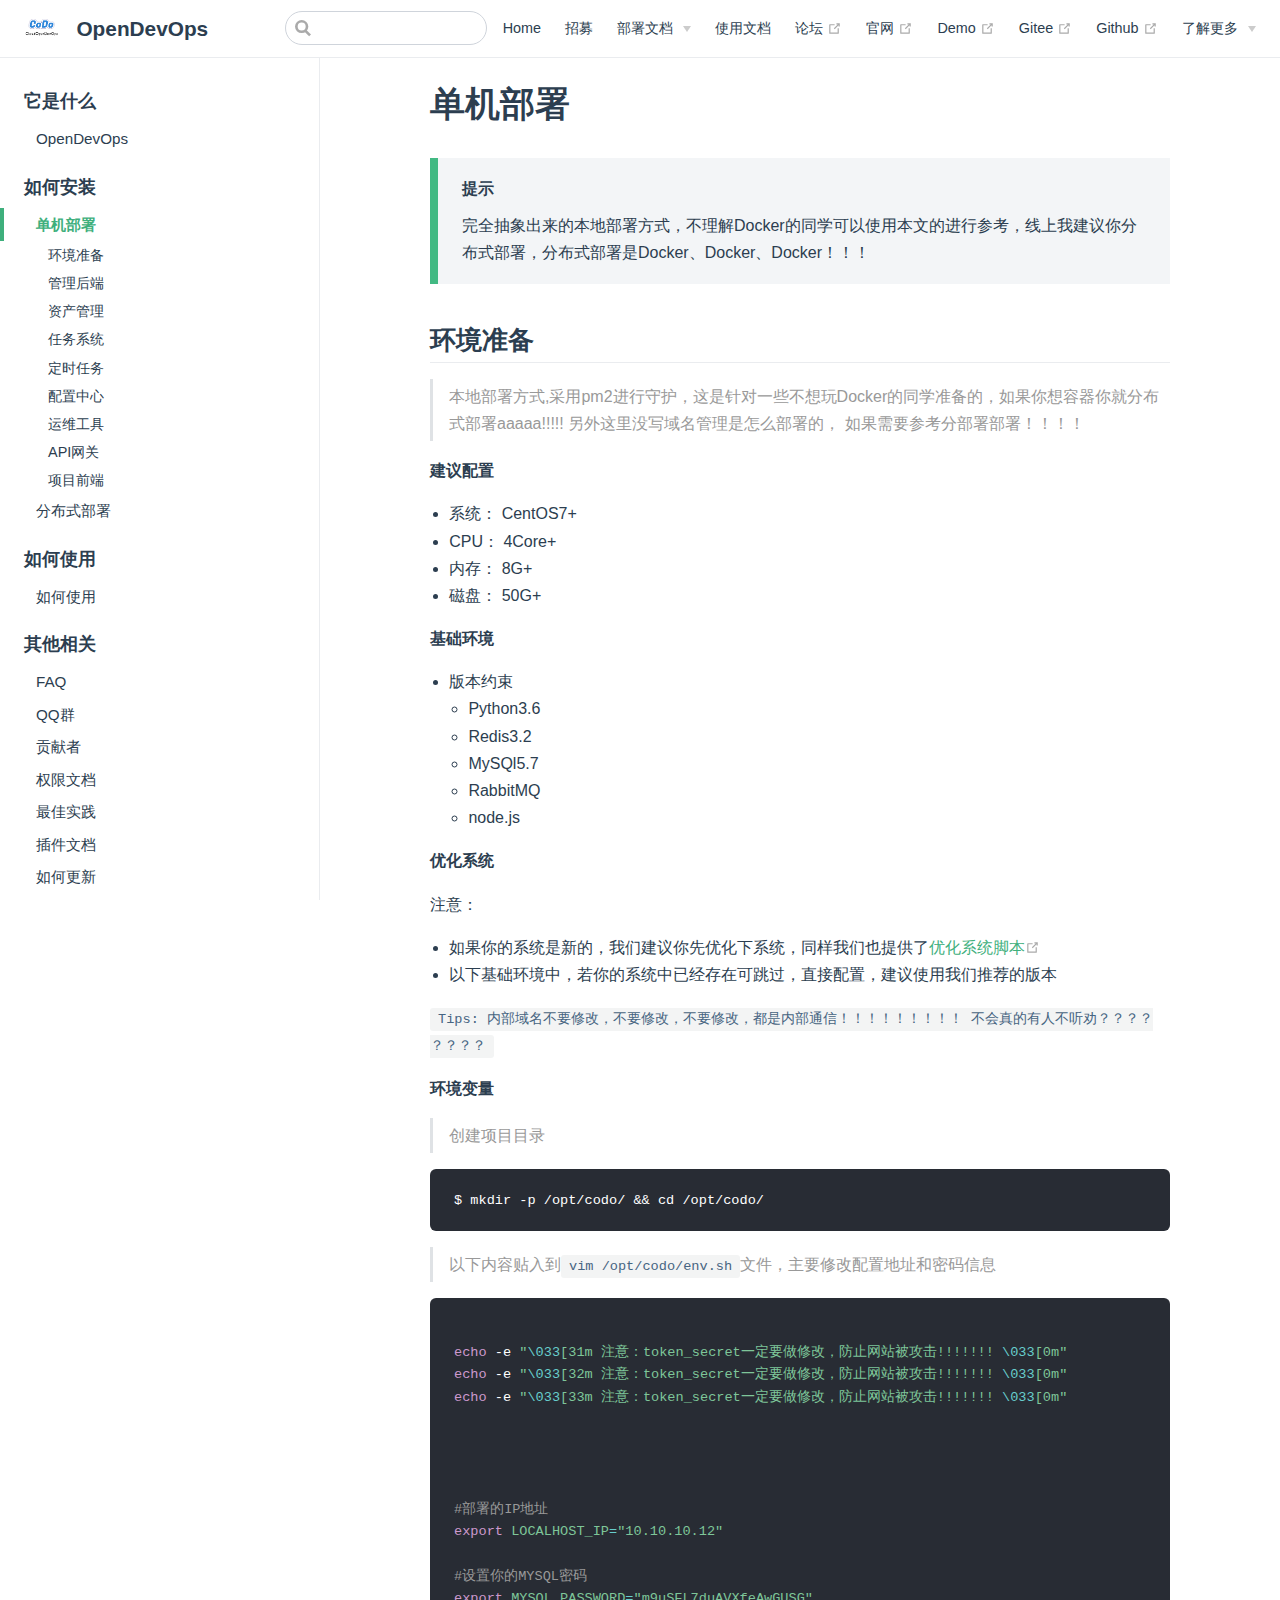
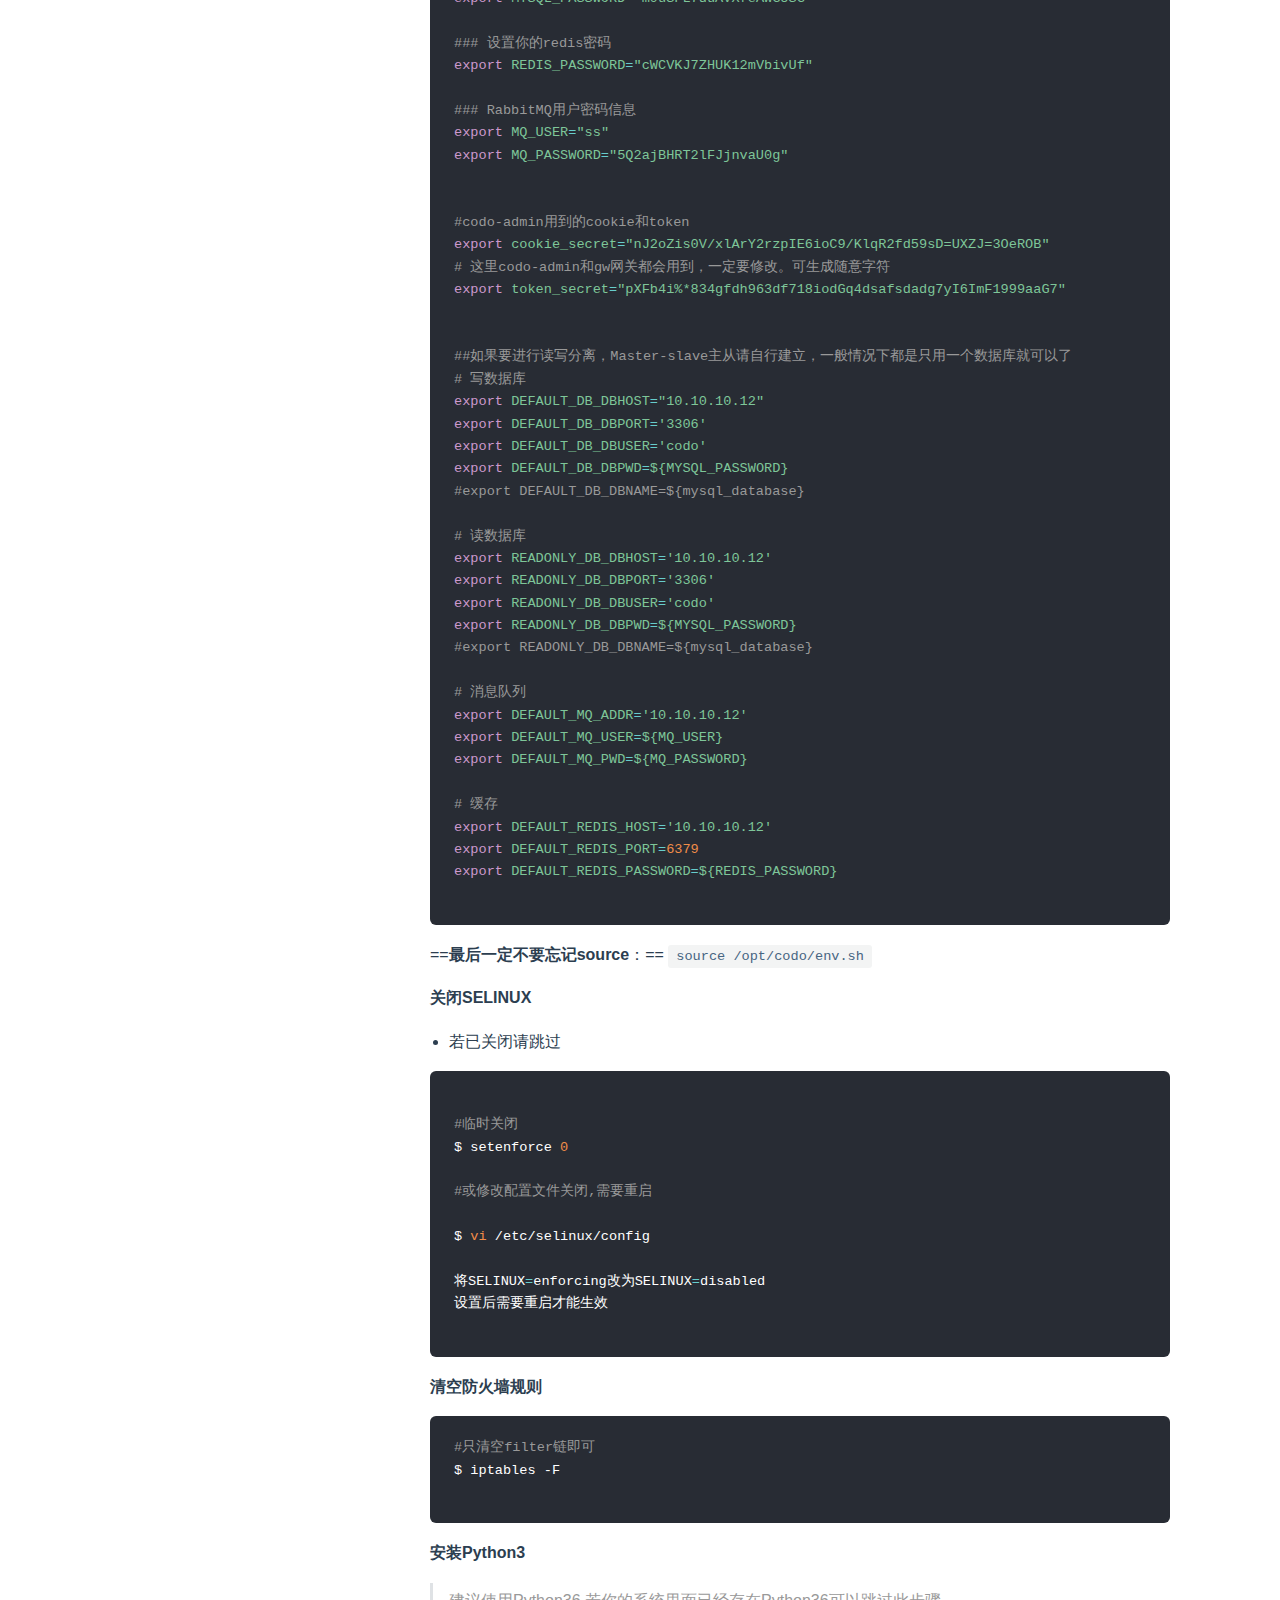
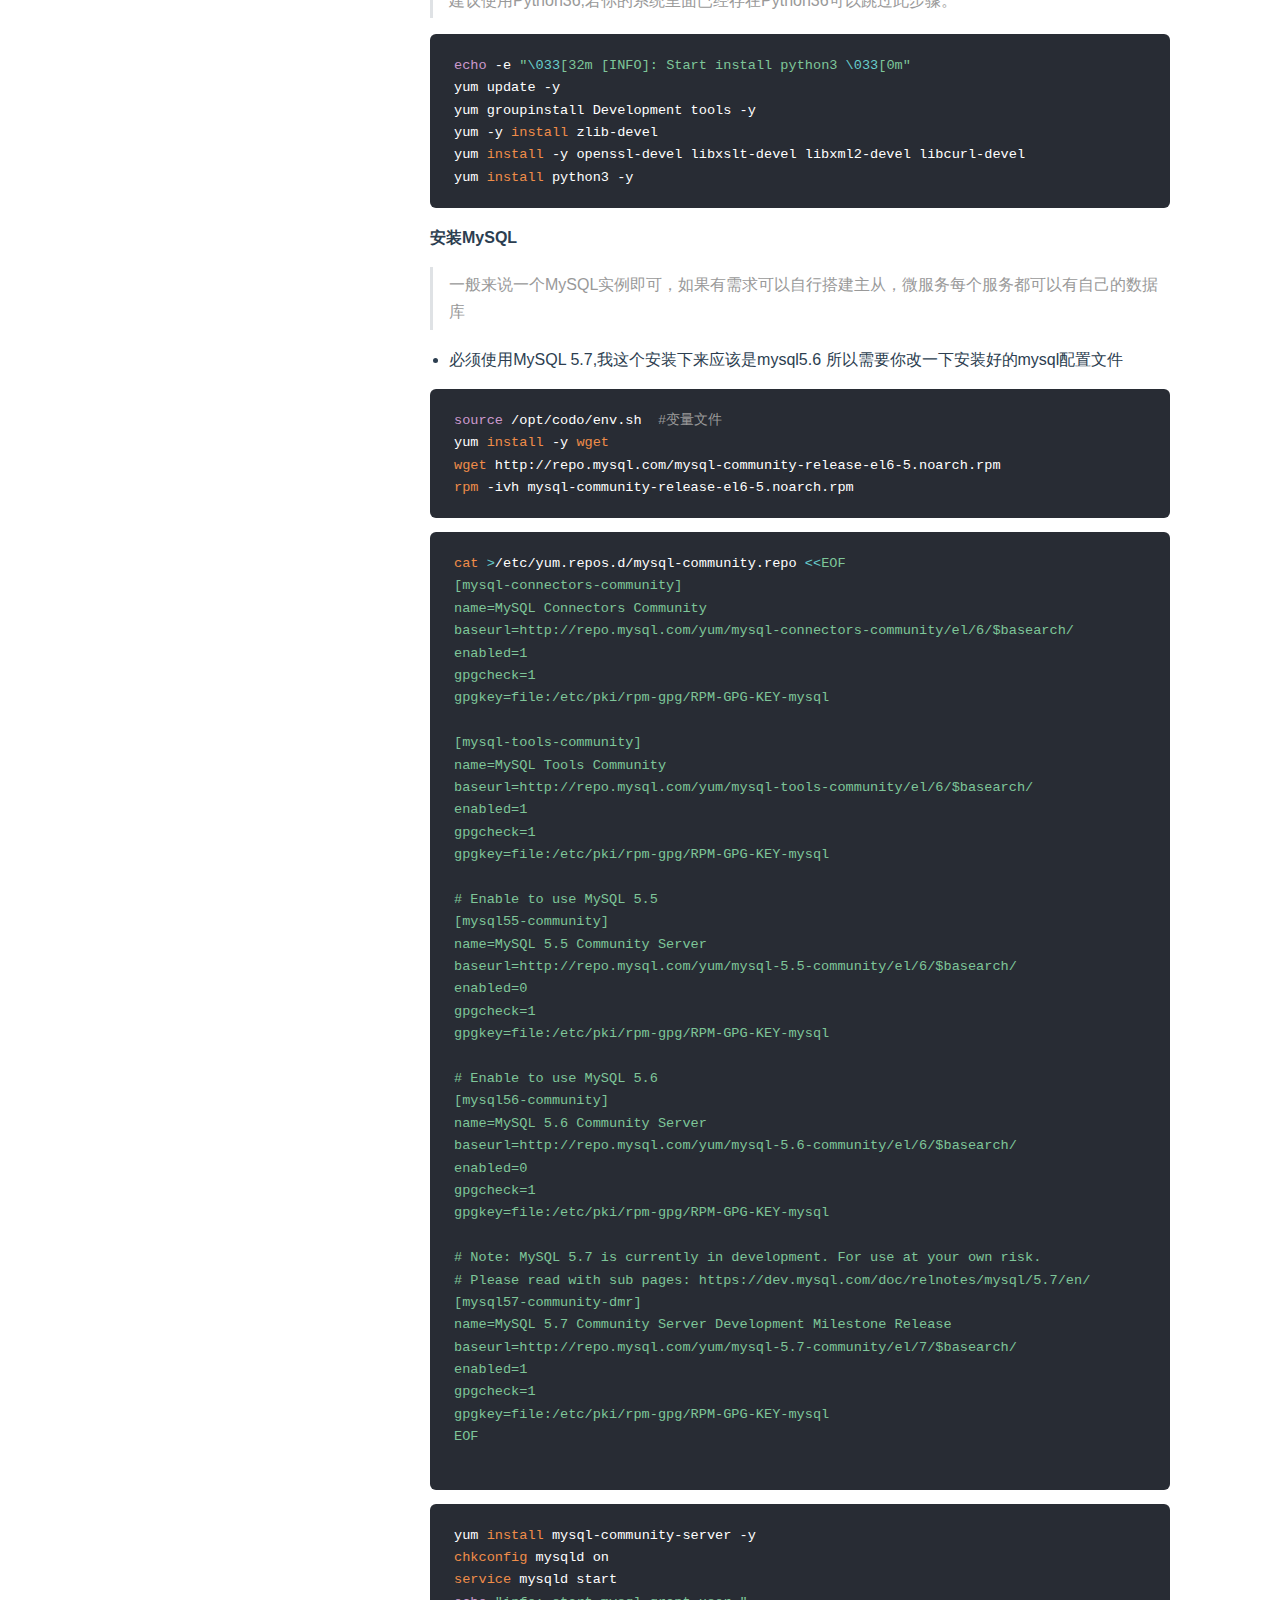
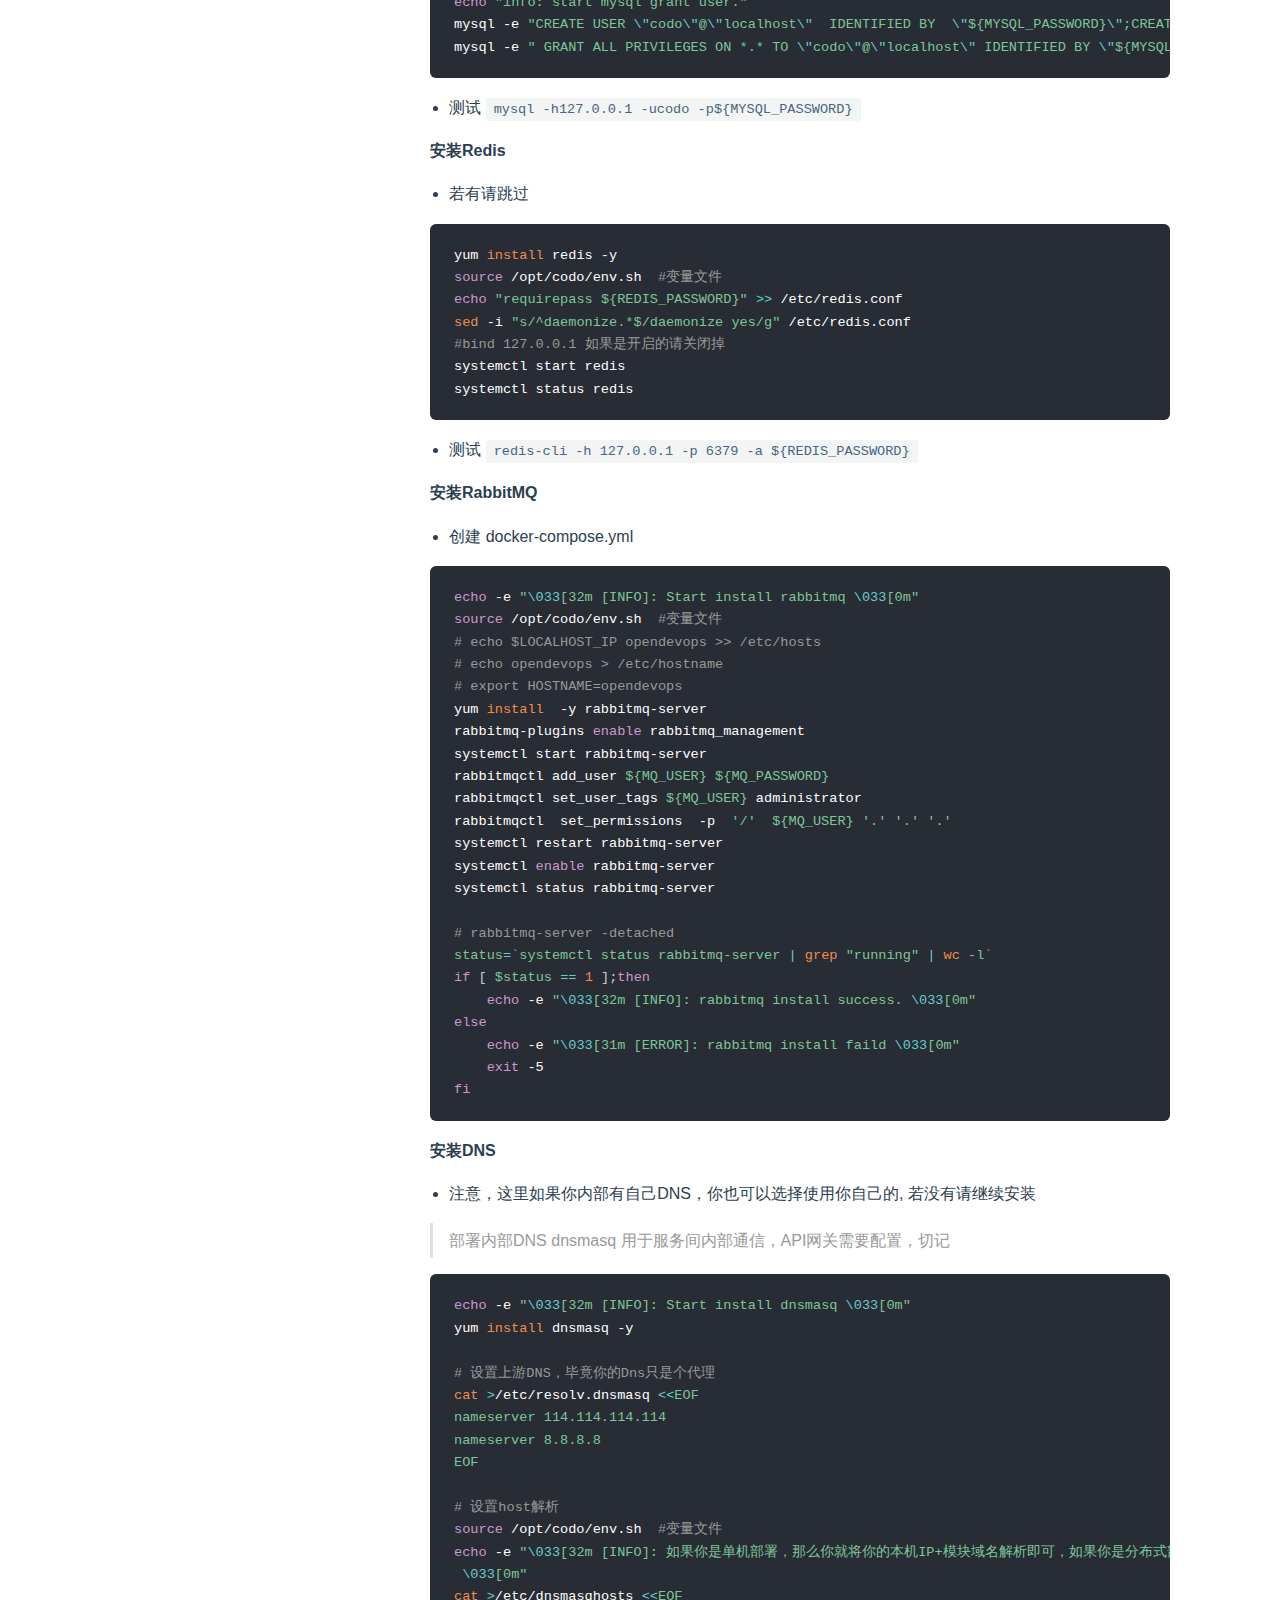
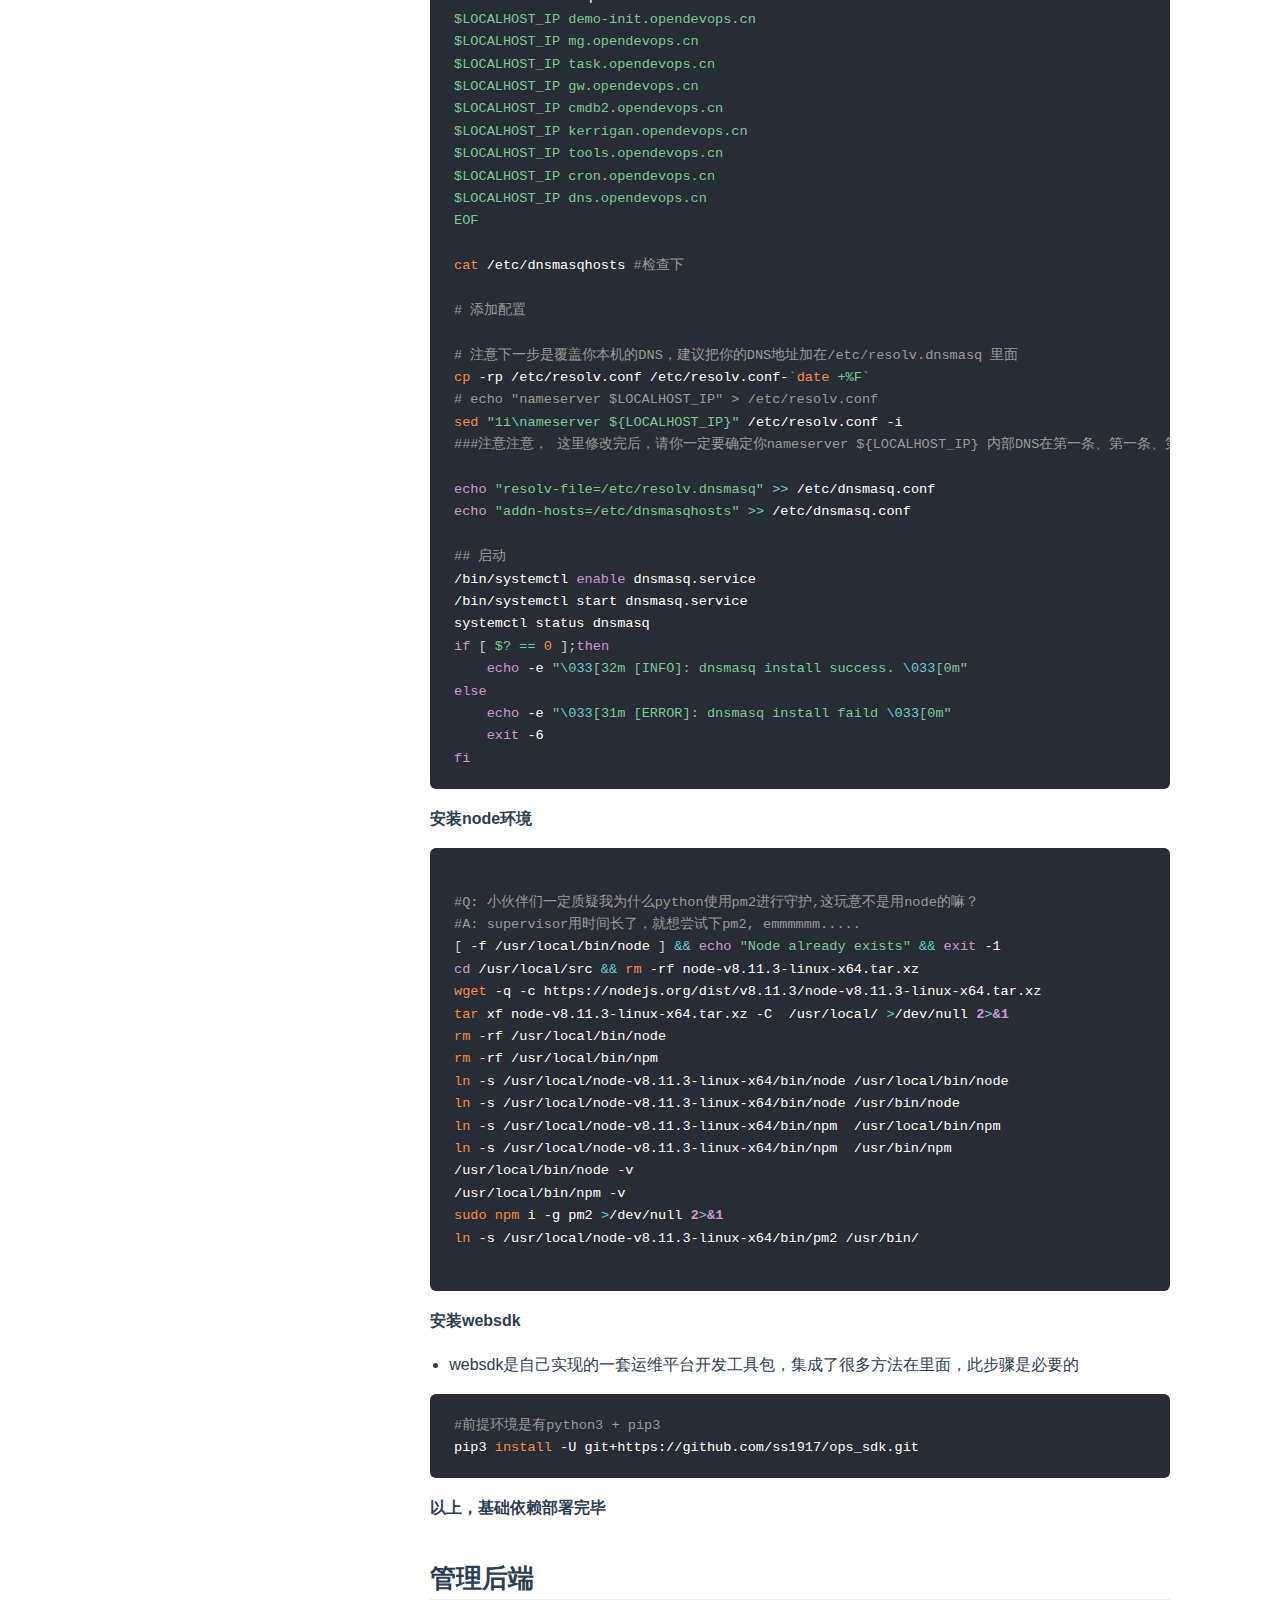
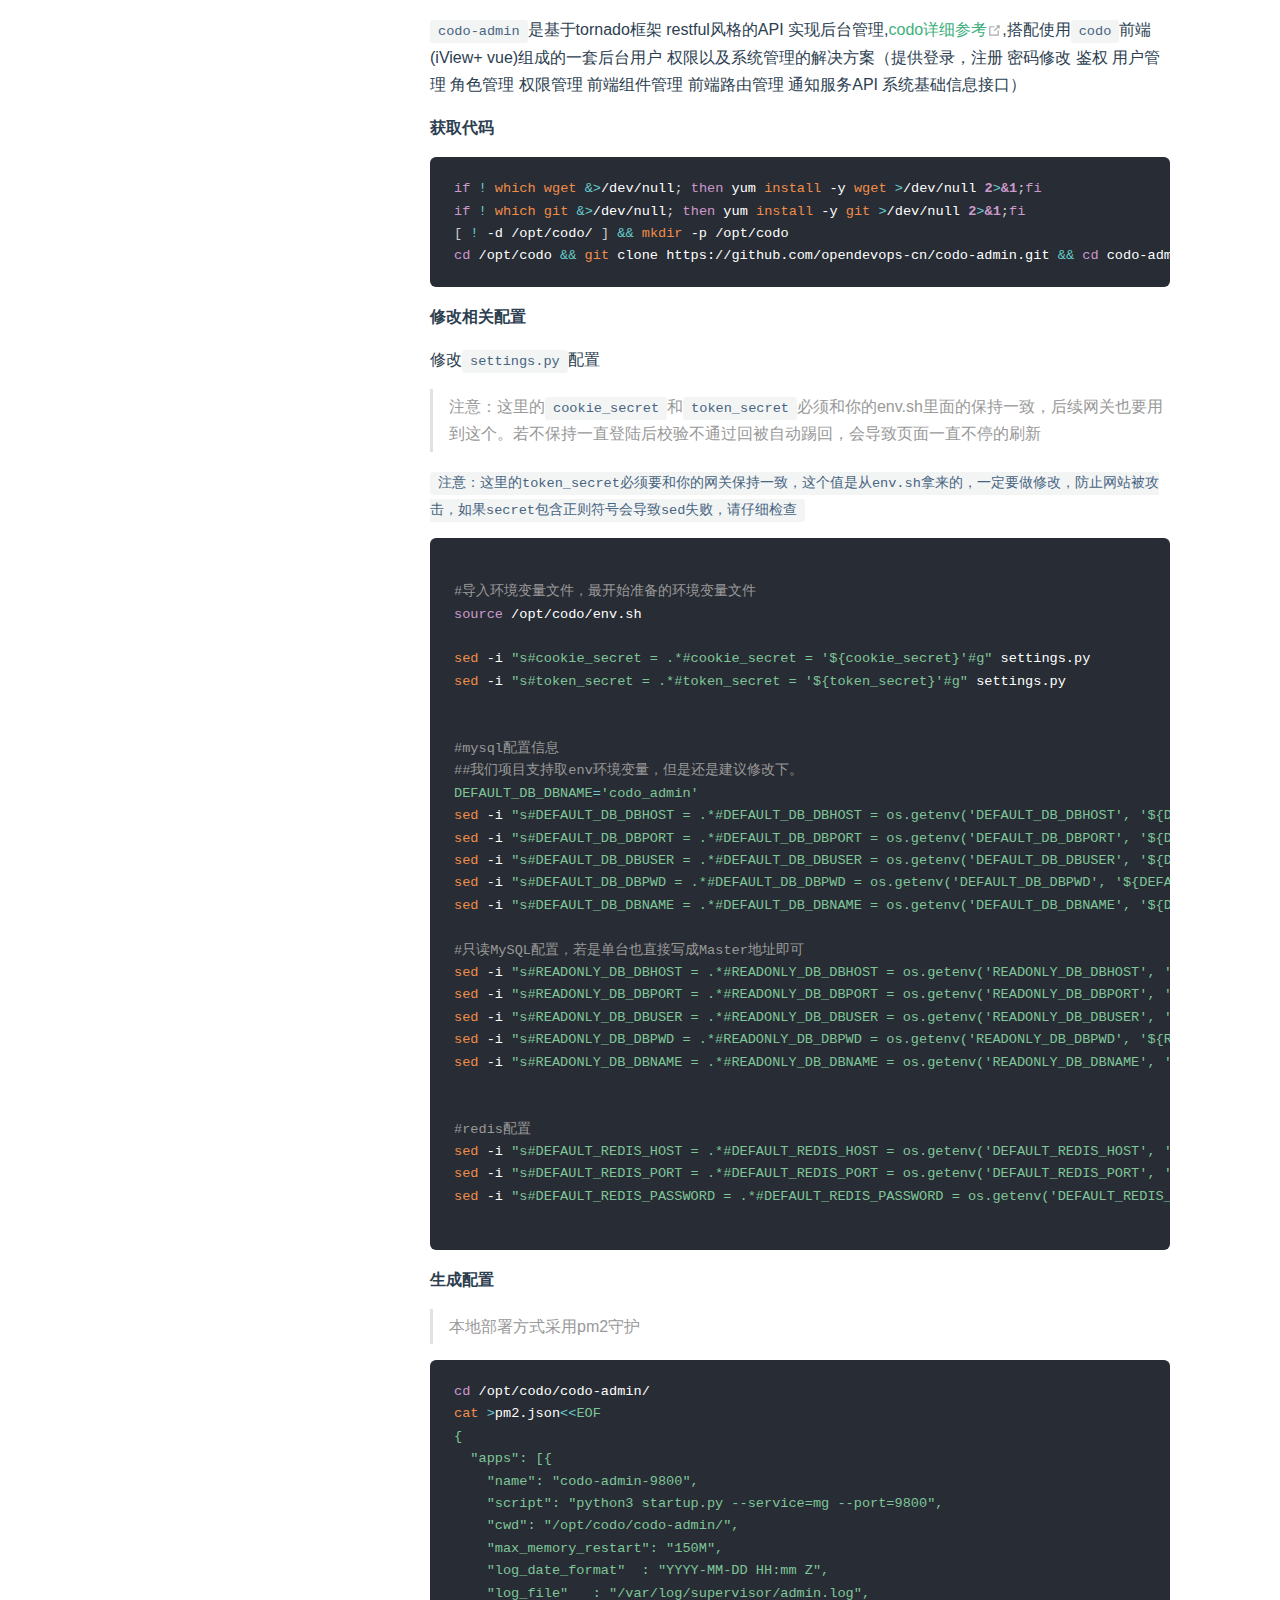
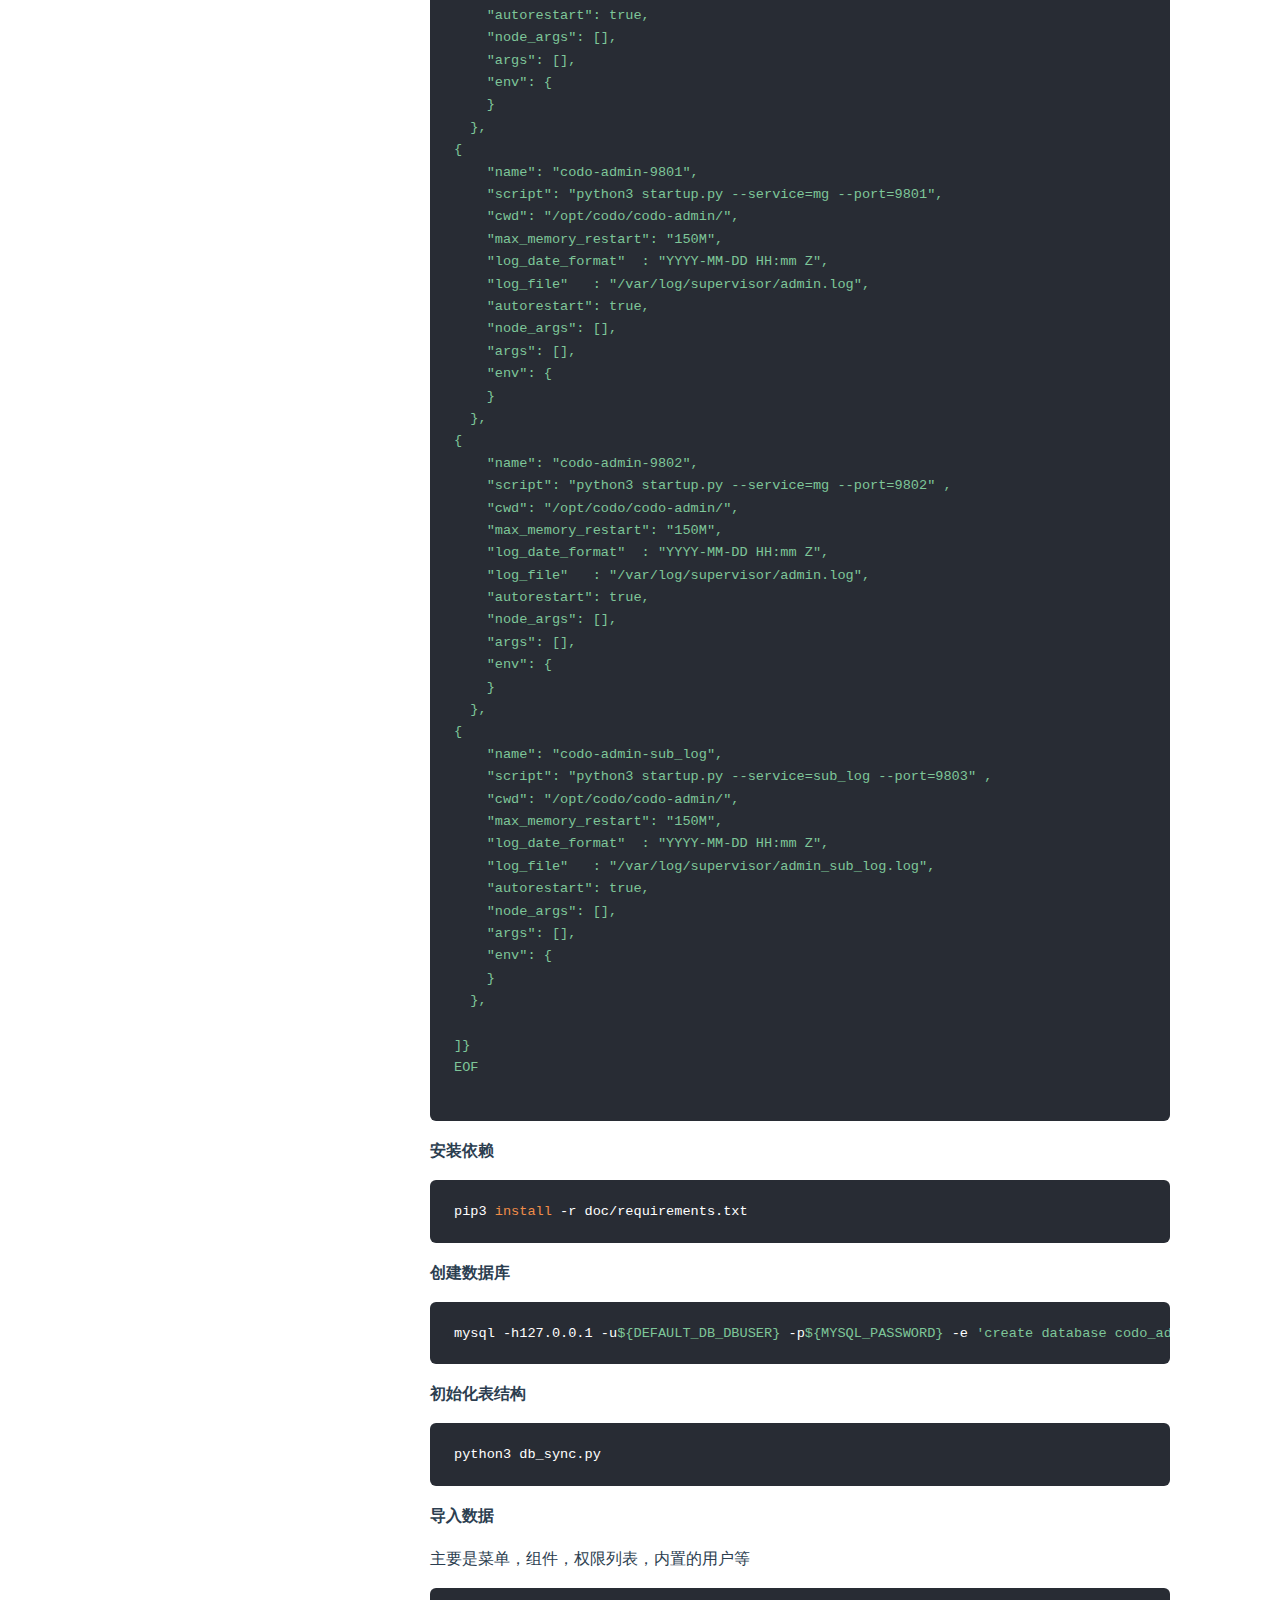
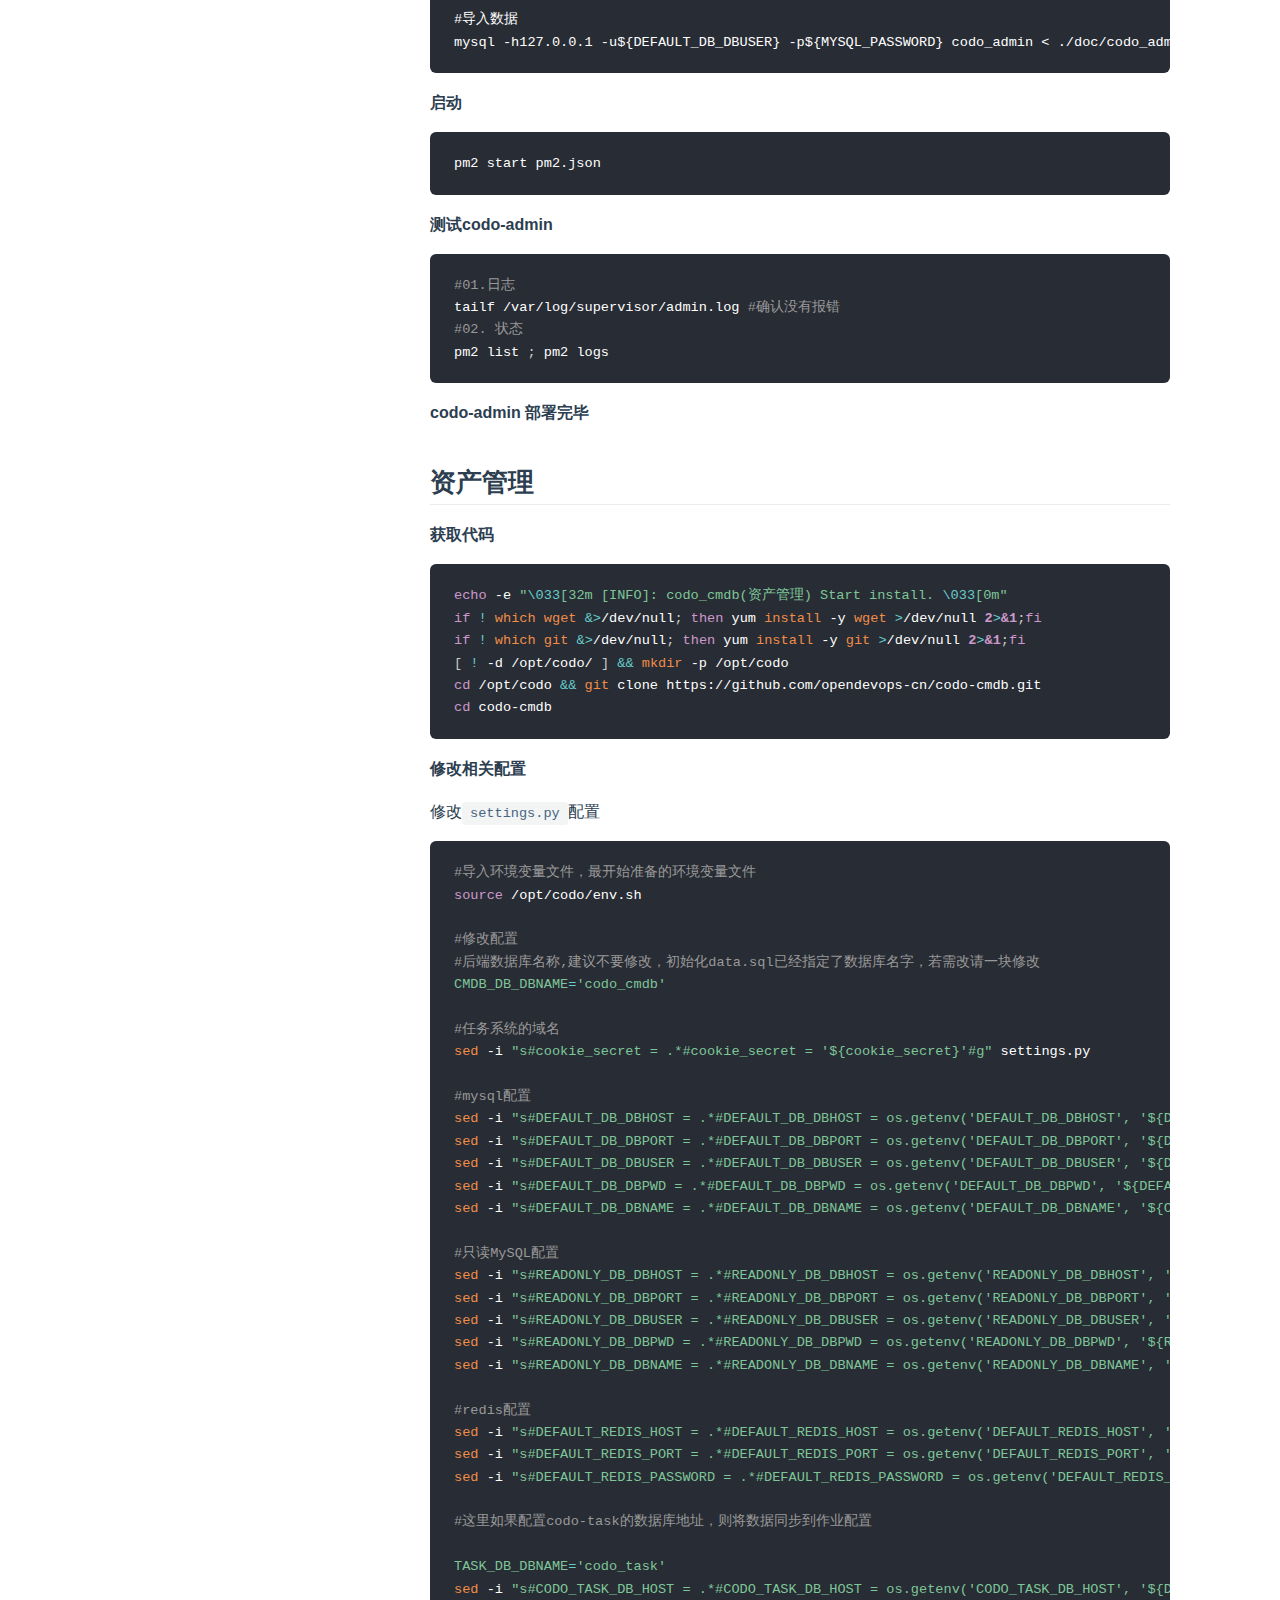
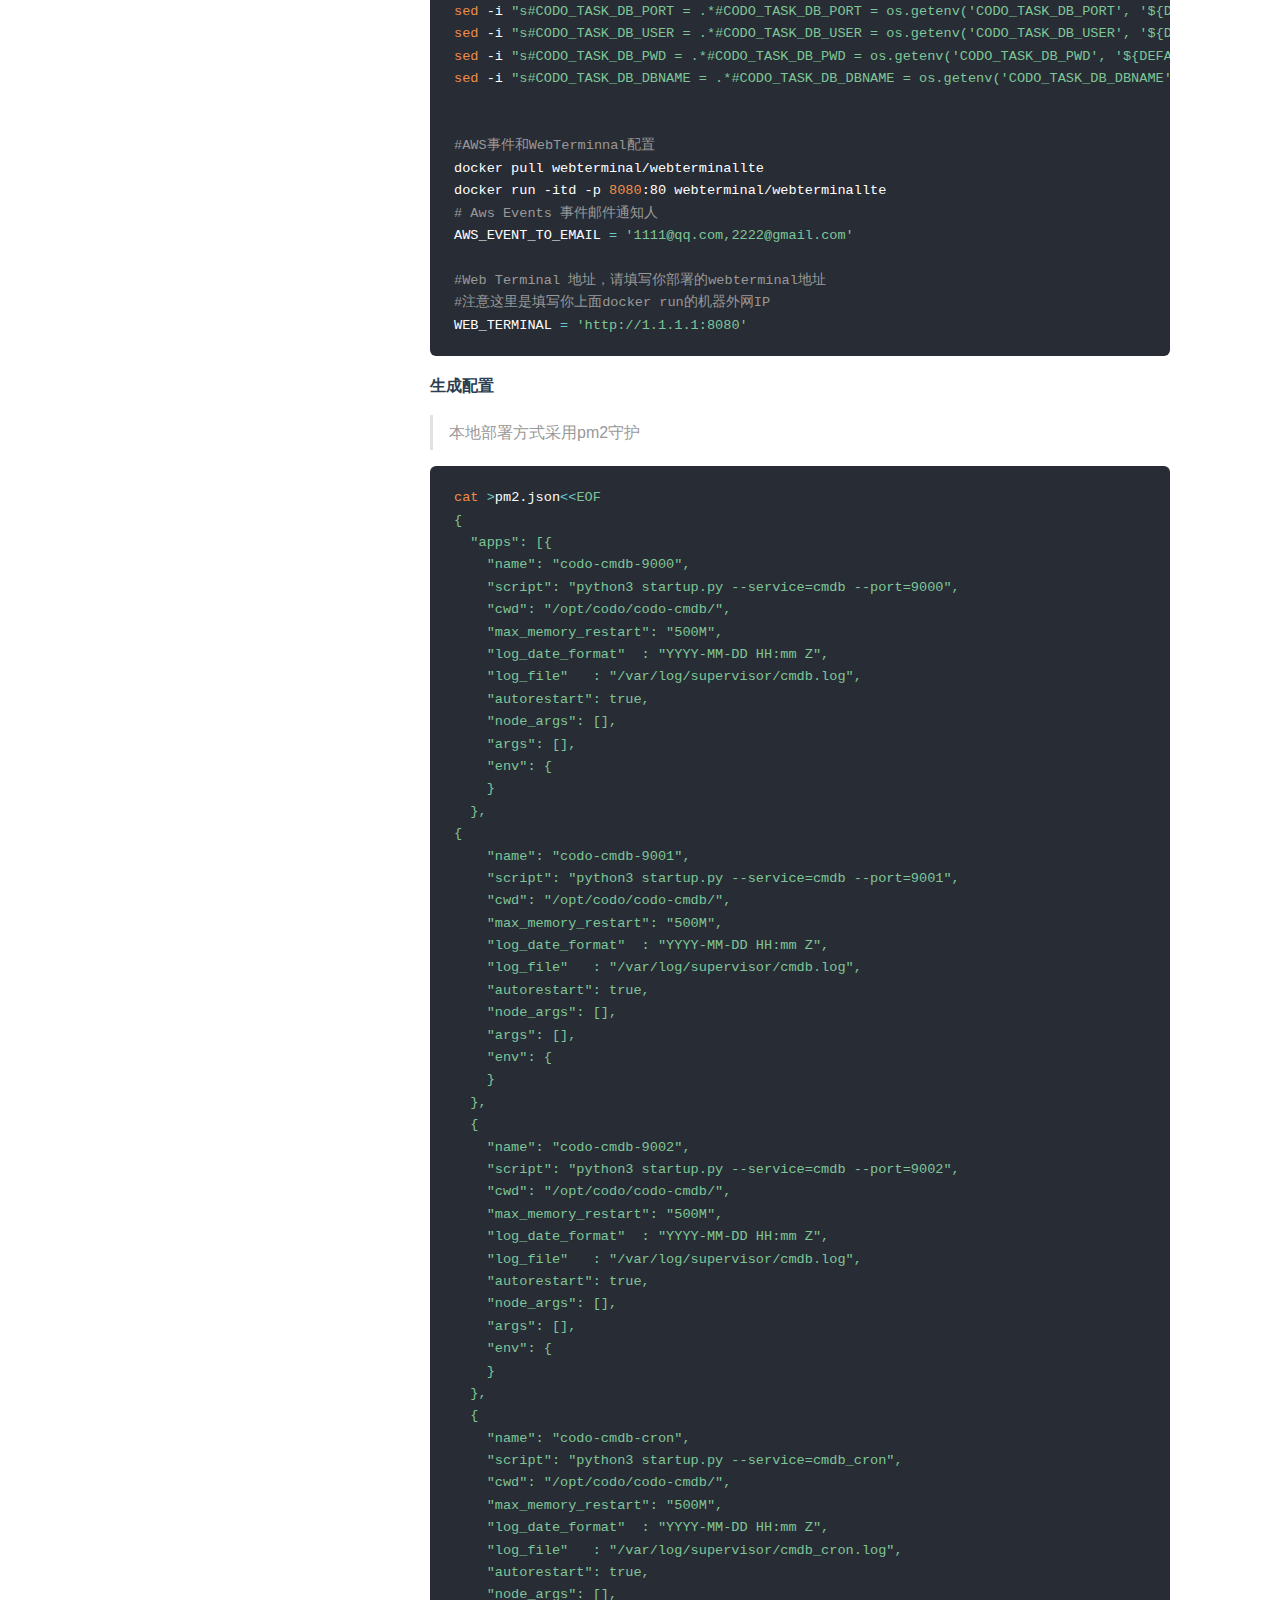
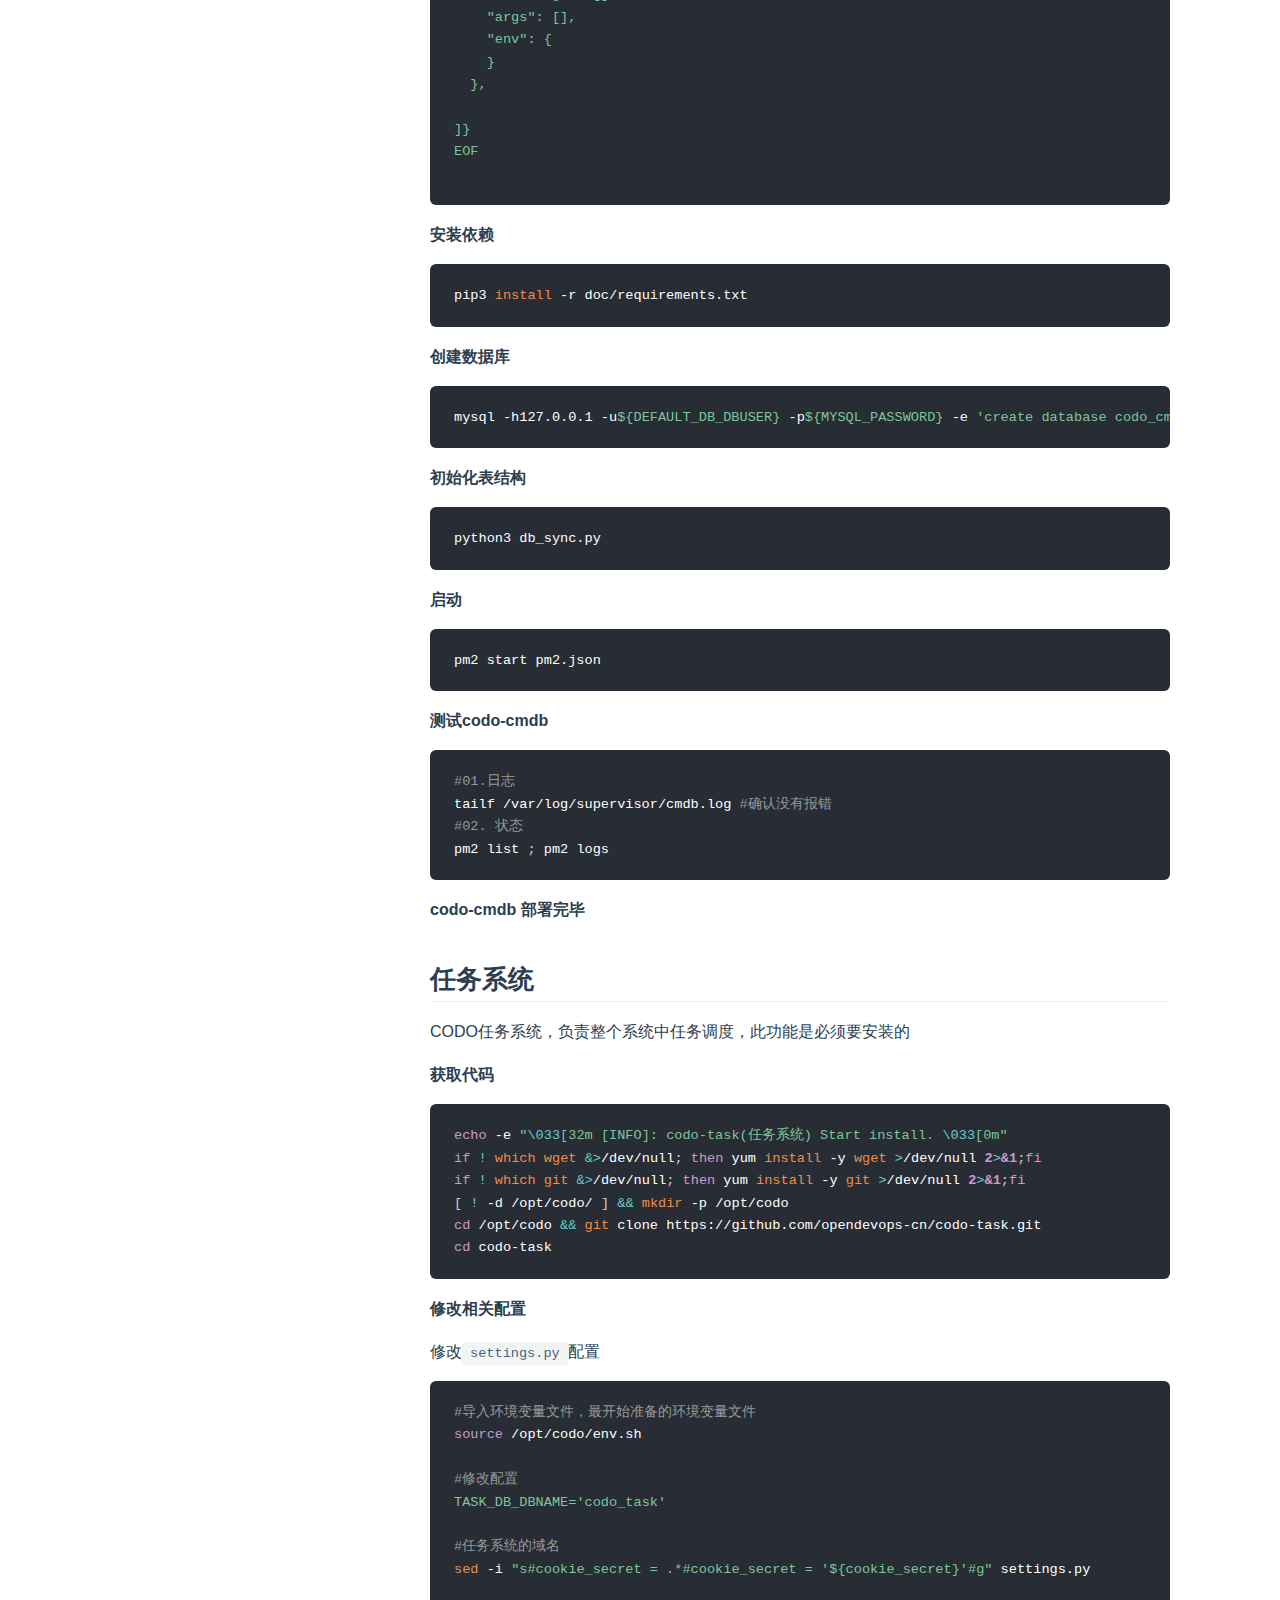
<file: zh/guide/install/local/index.html>
<!DOCTYPE html>
<html lang="en-US">
  <head>
    <meta charset="utf-8">
    <meta name="viewport" content="width=device-width,initial-scale=1">
    <title>单机部署 | OpenDevOps</title>
    <meta name="description" content=" Vue驱动的CoDo快速入门文档">
    <meta name="generator" content="VuePress 1.4.0">
    <link rel="icon" href="/favicon.ico">
    
    <link rel="preload" href="/assets/css/0.styles.4e9361f7.css" as="style"><link rel="preload" href="/assets/js/app.89276639.js" as="script"><link rel="preload" href="/assets/js/2.9156ae55.js" as="script"><link rel="preload" href="/assets/js/9.d122e540.js" as="script"><link rel="prefetch" href="/assets/js/10.75470305.js"><link rel="prefetch" href="/assets/js/11.e0f49dd3.js"><link rel="prefetch" href="/assets/js/12.fabf50a1.js"><link rel="prefetch" href="/assets/js/13.bbfd8a28.js"><link rel="prefetch" href="/assets/js/14.dc616929.js"><link rel="prefetch" href="/assets/js/15.9d9169f1.js"><link rel="prefetch" href="/assets/js/16.380cd405.js"><link rel="prefetch" href="/assets/js/17.42d098f5.js"><link rel="prefetch" href="/assets/js/18.e49b2e2c.js"><link rel="prefetch" href="/assets/js/19.09b9f9a2.js"><link rel="prefetch" href="/assets/js/3.08124553.js"><link rel="prefetch" href="/assets/js/4.66e4f4ce.js"><link rel="prefetch" href="/assets/js/5.b2078b4c.js"><link rel="prefetch" href="/assets/js/6.968222b5.js"><link rel="prefetch" href="/assets/js/7.766020c9.js"><link rel="prefetch" href="/assets/js/8.2a908cc0.js">
    <link rel="stylesheet" href="/assets/css/0.styles.4e9361f7.css">
  </head>
  <body>
    <div id="app" data-server-rendered="true"><div class="theme-container"><header class="navbar"><div class="sidebar-button"><svg xmlns="http://www.w3.org/2000/svg" aria-hidden="true" role="img" viewBox="0 0 448 512" class="icon"><path fill="currentColor" d="M436 124H12c-6.627 0-12-5.373-12-12V80c0-6.627 5.373-12 12-12h424c6.627 0 12 5.373 12 12v32c0 6.627-5.373 12-12 12zm0 160H12c-6.627 0-12-5.373-12-12v-32c0-6.627 5.373-12 12-12h424c6.627 0 12 5.373 12 12v32c0 6.627-5.373 12-12 12zm0 160H12c-6.627 0-12-5.373-12-12v-32c0-6.627 5.373-12 12-12h424c6.627 0 12 5.373 12 12v32c0 6.627-5.373 12-12 12z"></path></svg></div> <a href="/" class="home-link router-link-active"><img src="/logo.png" alt="OpenDevOps" class="logo"> <span class="site-name can-hide">OpenDevOps</span></a> <div class="links"><div class="search-box"><input aria-label="Search" autocomplete="off" spellcheck="false" value=""> <!----></div> <nav class="nav-links can-hide"><div class="nav-item"><a href="/" class="nav-link">
  Home
</a></div><div class="nav-item"><a href="/zh/ad/" class="nav-link">
  招募
</a></div><div class="nav-item"><div class="dropdown-wrapper"><button type="button" aria-label="部署文档" class="dropdown-title"><span class="title">部署文档</span> <span class="arrow right"></span></button> <ul class="nav-dropdown" style="display:none;"><li class="dropdown-item"><!----> <a href="/zh/guide/install/local/" class="nav-link router-link-exact-active router-link-active">
  单机部署
</a></li><li class="dropdown-item"><!----> <a href="/zh/guide/install/distribute/" class="nav-link">
  分布式部署
</a></li></ul></div></div><div class="nav-item"><a href="/zh/guide/used/" class="nav-link">
  使用文档
</a></div><div class="nav-item"><a href="https://bbs.opendevops.cn/" target="_blank" rel="noopener noreferrer" class="nav-link external">
  论坛
  <svg xmlns="http://www.w3.org/2000/svg" aria-hidden="true" x="0px" y="0px" viewBox="0 0 100 100" width="15" height="15" class="icon outbound"><path fill="currentColor" d="M18.8,85.1h56l0,0c2.2,0,4-1.8,4-4v-32h-8v28h-48v-48h28v-8h-32l0,0c-2.2,0-4,1.8-4,4v56C14.8,83.3,16.6,85.1,18.8,85.1z"></path> <polygon fill="currentColor" points="45.7,48.7 51.3,54.3 77.2,28.5 77.2,37.2 85.2,37.2 85.2,14.9 62.8,14.9 62.8,22.9 71.5,22.9"></polygon></svg></a></div><div class="nav-item"><a href="https://www.opendevops.cn/" target="_blank" rel="noopener noreferrer" class="nav-link external">
  官网
  <svg xmlns="http://www.w3.org/2000/svg" aria-hidden="true" x="0px" y="0px" viewBox="0 0 100 100" width="15" height="15" class="icon outbound"><path fill="currentColor" d="M18.8,85.1h56l0,0c2.2,0,4-1.8,4-4v-32h-8v28h-48v-48h28v-8h-32l0,0c-2.2,0-4,1.8-4,4v56C14.8,83.3,16.6,85.1,18.8,85.1z"></path> <polygon fill="currentColor" points="45.7,48.7 51.3,54.3 77.2,28.5 77.2,37.2 85.2,37.2 85.2,14.9 62.8,14.9 62.8,22.9 71.5,22.9"></polygon></svg></a></div><div class="nav-item"><a href="https://demo.opendevops.cn/login" target="_blank" rel="noopener noreferrer" class="nav-link external">
  Demo
  <svg xmlns="http://www.w3.org/2000/svg" aria-hidden="true" x="0px" y="0px" viewBox="0 0 100 100" width="15" height="15" class="icon outbound"><path fill="currentColor" d="M18.8,85.1h56l0,0c2.2,0,4-1.8,4-4v-32h-8v28h-48v-48h28v-8h-32l0,0c-2.2,0-4,1.8-4,4v56C14.8,83.3,16.6,85.1,18.8,85.1z"></path> <polygon fill="currentColor" points="45.7,48.7 51.3,54.3 77.2,28.5 77.2,37.2 85.2,37.2 85.2,14.9 62.8,14.9 62.8,22.9 71.5,22.9"></polygon></svg></a></div><div class="nav-item"><a href="https://gitee.com/opendevops/opendevops" target="_blank" rel="noopener noreferrer" class="nav-link external">
  Gitee
  <svg xmlns="http://www.w3.org/2000/svg" aria-hidden="true" x="0px" y="0px" viewBox="0 0 100 100" width="15" height="15" class="icon outbound"><path fill="currentColor" d="M18.8,85.1h56l0,0c2.2,0,4-1.8,4-4v-32h-8v28h-48v-48h28v-8h-32l0,0c-2.2,0-4,1.8-4,4v56C14.8,83.3,16.6,85.1,18.8,85.1z"></path> <polygon fill="currentColor" points="45.7,48.7 51.3,54.3 77.2,28.5 77.2,37.2 85.2,37.2 85.2,14.9 62.8,14.9 62.8,22.9 71.5,22.9"></polygon></svg></a></div><div class="nav-item"><a href="https://github.com/opendevops-cn" target="_blank" rel="noopener noreferrer" class="nav-link external">
  Github
  <svg xmlns="http://www.w3.org/2000/svg" aria-hidden="true" x="0px" y="0px" viewBox="0 0 100 100" width="15" height="15" class="icon outbound"><path fill="currentColor" d="M18.8,85.1h56l0,0c2.2,0,4-1.8,4-4v-32h-8v28h-48v-48h28v-8h-32l0,0c-2.2,0-4,1.8-4,4v56C14.8,83.3,16.6,85.1,18.8,85.1z"></path> <polygon fill="currentColor" points="45.7,48.7 51.3,54.3 77.2,28.5 77.2,37.2 85.2,37.2 85.2,14.9 62.8,14.9 62.8,22.9 71.5,22.9"></polygon></svg></a></div><div class="nav-item"><div class="dropdown-wrapper"><button type="button" aria-label="了解更多" class="dropdown-title"><span class="title">了解更多</span> <span class="arrow right"></span></button> <ul class="nav-dropdown" style="display:none;"><li class="dropdown-item"><!----> <a href="/zh/guide/more/faq/" class="nav-link">
  FAQ
</a></li><li class="dropdown-item"><!----> <a href="/zh/guide/more/qgroup/" class="nav-link">
  QQ群
</a></li><li class="dropdown-item"><!----> <a href="/zh/guide/more/contributor/" class="nav-link">
  贡献者
</a></li><li class="dropdown-item"><!----> <a href="/zh/guide/more/permission/" class="nav-link">
  权限文档
</a></li><li class="dropdown-item"><!----> <a href="/zh/guide/more/example/" class="nav-link">
  最佳示例
</a></li><li class="dropdown-item"><!----> <a href="/zh/guide/more/plugin/" class="nav-link">
  插件相关
</a></li><li class="dropdown-item"><!----> <a href="/zh/guide/more/update/" class="nav-link">
  如何更新
</a></li></ul></div></div> <!----></nav></div></header> <div class="sidebar-mask"></div> <aside class="sidebar"><nav class="nav-links"><div class="nav-item"><a href="/" class="nav-link">
  Home
</a></div><div class="nav-item"><a href="/zh/ad/" class="nav-link">
  招募
</a></div><div class="nav-item"><div class="dropdown-wrapper"><button type="button" aria-label="部署文档" class="dropdown-title"><span class="title">部署文档</span> <span class="arrow right"></span></button> <ul class="nav-dropdown" style="display:none;"><li class="dropdown-item"><!----> <a href="/zh/guide/install/local/" class="nav-link router-link-exact-active router-link-active">
  单机部署
</a></li><li class="dropdown-item"><!----> <a href="/zh/guide/install/distribute/" class="nav-link">
  分布式部署
</a></li></ul></div></div><div class="nav-item"><a href="/zh/guide/used/" class="nav-link">
  使用文档
</a></div><div class="nav-item"><a href="https://bbs.opendevops.cn/" target="_blank" rel="noopener noreferrer" class="nav-link external">
  论坛
  <svg xmlns="http://www.w3.org/2000/svg" aria-hidden="true" x="0px" y="0px" viewBox="0 0 100 100" width="15" height="15" class="icon outbound"><path fill="currentColor" d="M18.8,85.1h56l0,0c2.2,0,4-1.8,4-4v-32h-8v28h-48v-48h28v-8h-32l0,0c-2.2,0-4,1.8-4,4v56C14.8,83.3,16.6,85.1,18.8,85.1z"></path> <polygon fill="currentColor" points="45.7,48.7 51.3,54.3 77.2,28.5 77.2,37.2 85.2,37.2 85.2,14.9 62.8,14.9 62.8,22.9 71.5,22.9"></polygon></svg></a></div><div class="nav-item"><a href="https://www.opendevops.cn/" target="_blank" rel="noopener noreferrer" class="nav-link external">
  官网
  <svg xmlns="http://www.w3.org/2000/svg" aria-hidden="true" x="0px" y="0px" viewBox="0 0 100 100" width="15" height="15" class="icon outbound"><path fill="currentColor" d="M18.8,85.1h56l0,0c2.2,0,4-1.8,4-4v-32h-8v28h-48v-48h28v-8h-32l0,0c-2.2,0-4,1.8-4,4v56C14.8,83.3,16.6,85.1,18.8,85.1z"></path> <polygon fill="currentColor" points="45.7,48.7 51.3,54.3 77.2,28.5 77.2,37.2 85.2,37.2 85.2,14.9 62.8,14.9 62.8,22.9 71.5,22.9"></polygon></svg></a></div><div class="nav-item"><a href="https://demo.opendevops.cn/login" target="_blank" rel="noopener noreferrer" class="nav-link external">
  Demo
  <svg xmlns="http://www.w3.org/2000/svg" aria-hidden="true" x="0px" y="0px" viewBox="0 0 100 100" width="15" height="15" class="icon outbound"><path fill="currentColor" d="M18.8,85.1h56l0,0c2.2,0,4-1.8,4-4v-32h-8v28h-48v-48h28v-8h-32l0,0c-2.2,0-4,1.8-4,4v56C14.8,83.3,16.6,85.1,18.8,85.1z"></path> <polygon fill="currentColor" points="45.7,48.7 51.3,54.3 77.2,28.5 77.2,37.2 85.2,37.2 85.2,14.9 62.8,14.9 62.8,22.9 71.5,22.9"></polygon></svg></a></div><div class="nav-item"><a href="https://gitee.com/opendevops/opendevops" target="_blank" rel="noopener noreferrer" class="nav-link external">
  Gitee
  <svg xmlns="http://www.w3.org/2000/svg" aria-hidden="true" x="0px" y="0px" viewBox="0 0 100 100" width="15" height="15" class="icon outbound"><path fill="currentColor" d="M18.8,85.1h56l0,0c2.2,0,4-1.8,4-4v-32h-8v28h-48v-48h28v-8h-32l0,0c-2.2,0-4,1.8-4,4v56C14.8,83.3,16.6,85.1,18.8,85.1z"></path> <polygon fill="currentColor" points="45.7,48.7 51.3,54.3 77.2,28.5 77.2,37.2 85.2,37.2 85.2,14.9 62.8,14.9 62.8,22.9 71.5,22.9"></polygon></svg></a></div><div class="nav-item"><a href="https://github.com/opendevops-cn" target="_blank" rel="noopener noreferrer" class="nav-link external">
  Github
  <svg xmlns="http://www.w3.org/2000/svg" aria-hidden="true" x="0px" y="0px" viewBox="0 0 100 100" width="15" height="15" class="icon outbound"><path fill="currentColor" d="M18.8,85.1h56l0,0c2.2,0,4-1.8,4-4v-32h-8v28h-48v-48h28v-8h-32l0,0c-2.2,0-4,1.8-4,4v56C14.8,83.3,16.6,85.1,18.8,85.1z"></path> <polygon fill="currentColor" points="45.7,48.7 51.3,54.3 77.2,28.5 77.2,37.2 85.2,37.2 85.2,14.9 62.8,14.9 62.8,22.9 71.5,22.9"></polygon></svg></a></div><div class="nav-item"><div class="dropdown-wrapper"><button type="button" aria-label="了解更多" class="dropdown-title"><span class="title">了解更多</span> <span class="arrow right"></span></button> <ul class="nav-dropdown" style="display:none;"><li class="dropdown-item"><!----> <a href="/zh/guide/more/faq/" class="nav-link">
  FAQ
</a></li><li class="dropdown-item"><!----> <a href="/zh/guide/more/qgroup/" class="nav-link">
  QQ群
</a></li><li class="dropdown-item"><!----> <a href="/zh/guide/more/contributor/" class="nav-link">
  贡献者
</a></li><li class="dropdown-item"><!----> <a href="/zh/guide/more/permission/" class="nav-link">
  权限文档
</a></li><li class="dropdown-item"><!----> <a href="/zh/guide/more/example/" class="nav-link">
  最佳示例
</a></li><li class="dropdown-item"><!----> <a href="/zh/guide/more/plugin/" class="nav-link">
  插件相关
</a></li><li class="dropdown-item"><!----> <a href="/zh/guide/more/update/" class="nav-link">
  如何更新
</a></li></ul></div></div> <!----></nav>  <ul class="sidebar-links"><li><section class="sidebar-group depth-0"><p class="sidebar-heading"><span>它是什么</span> <!----></p> <ul class="sidebar-links sidebar-group-items"><li><a href="/zh/guide/" class="sidebar-link">OpenDevOps</a></li></ul></section></li><li><section class="sidebar-group depth-0"><p class="sidebar-heading open"><span>如何安装</span> <!----></p> <ul class="sidebar-links sidebar-group-items"><li><a href="/zh/guide/install/local/" class="active sidebar-link">单机部署</a><ul class="sidebar-sub-headers"><li class="sidebar-sub-header"><a href="/zh/guide/install/local/#环境准备" class="sidebar-link">环境准备</a></li><li class="sidebar-sub-header"><a href="/zh/guide/install/local/#管理后端" class="sidebar-link">管理后端</a></li><li class="sidebar-sub-header"><a href="/zh/guide/install/local/#资产管理" class="sidebar-link">资产管理</a></li><li class="sidebar-sub-header"><a href="/zh/guide/install/local/#任务系统" class="sidebar-link">任务系统</a></li><li class="sidebar-sub-header"><a href="/zh/guide/install/local/#定时任务" class="sidebar-link">定时任务</a></li><li class="sidebar-sub-header"><a href="/zh/guide/install/local/#配置中心" class="sidebar-link">配置中心</a></li><li class="sidebar-sub-header"><a href="/zh/guide/install/local/#运维工具" class="sidebar-link">运维工具</a></li><li class="sidebar-sub-header"><a href="/zh/guide/install/local/#api网关" class="sidebar-link">API网关</a></li><li class="sidebar-sub-header"><a href="/zh/guide/install/local/#项目前端" class="sidebar-link">项目前端</a></li></ul></li><li><a href="/zh/guide/install/distribute/" class="sidebar-link">分布式部署</a></li></ul></section></li><li><section class="sidebar-group depth-0"><p class="sidebar-heading"><span>如何使用</span> <!----></p> <ul class="sidebar-links sidebar-group-items"><li><a href="/zh/guide/used/" class="sidebar-link">如何使用</a></li></ul></section></li><li><section class="sidebar-group depth-0"><p class="sidebar-heading"><span>其他相关</span> <!----></p> <ul class="sidebar-links sidebar-group-items"><li><a href="/zh/guide/more/faq/" class="sidebar-link">FAQ</a></li><li><a href="/zh/guide/more/qgroup/" class="sidebar-link">QQ群</a></li><li><a href="/zh/guide/more/contributor/" class="sidebar-link">贡献者</a></li><li><a href="/zh/guide/more/permission/" class="sidebar-link">权限文档</a></li><li><a href="/zh/guide/more/example/" class="sidebar-link">最佳实践</a></li><li><a href="/zh/guide/more/plugin/" class="sidebar-link">插件文档</a></li><li><a href="/zh/guide/more/update/" class="sidebar-link">如何更新</a></li></ul></section></li></ul> </aside> <main class="page"> <div class="theme-default-content content__default"><h1 id="单机部署"><a href="#单机部署" class="header-anchor">#</a> 单机部署</h1> <div class="custom-block tip"><p class="custom-block-title">提示</p> <p>完全抽象出来的本地部署方式，不理解Docker的同学可以使用本文的进行参考，线上我建议你分布式部署，分布式部署是Docker、Docker、Docker！！！</p></div> <h2 id="环境准备"><a href="#环境准备" class="header-anchor">#</a> 环境准备</h2> <blockquote><p>本地部署方式,采用pm2进行守护，这是针对一些不想玩Docker的同学准备的，如果你想容器你就分布式部署aaaaa!!!!!
另外这里没写域名管理是怎么部署的， 如果需要参考分部署部署！！！！</p></blockquote> <p><strong>建议配置</strong></p> <ul><li>系统：  CentOS7+</li> <li>CPU：   4Core+</li> <li>内存：  8G+</li> <li>磁盘：  50G+</li></ul> <p><strong>基础环境</strong></p> <ul><li>版本约束
<ul><li>Python3.6</li> <li>Redis3.2</li> <li>MySQl5.7</li> <li>RabbitMQ</li> <li>node.js</li></ul></li></ul> <p><strong>优化系统</strong></p> <p>注意：</p> <ul><li>如果你的系统是新的，我们建议你先优化下系统，同样我们也提供了<a href="https://github.com/opendevops-cn/opendevops/tree/master/scripts/system_init_v1.sh" target="_blank" rel="noopener noreferrer">优化系统脚本<svg xmlns="http://www.w3.org/2000/svg" aria-hidden="true" x="0px" y="0px" viewBox="0 0 100 100" width="15" height="15" class="icon outbound"><path fill="currentColor" d="M18.8,85.1h56l0,0c2.2,0,4-1.8,4-4v-32h-8v28h-48v-48h28v-8h-32l0,0c-2.2,0-4,1.8-4,4v56C14.8,83.3,16.6,85.1,18.8,85.1z"></path> <polygon fill="currentColor" points="45.7,48.7 51.3,54.3 77.2,28.5 77.2,37.2 85.2,37.2 85.2,14.9 62.8,14.9 62.8,22.9 71.5,22.9"></polygon></svg></a></li> <li>以下基础环境中，若你的系统中已经存在可跳过，直接配置，建议使用我们推荐的版本</li></ul> <p><code>Tips: 内部域名不要修改，不要修改，不要修改，都是内部通信！！！！！！！！！ 不会真的有人不听劝？？？？ ？？？？</code></p> <p><strong>环境变量</strong></p> <blockquote><p>创建项目目录</p></blockquote> <div class="language- extra-class"><pre class="language-text"><code>$ mkdir -p /opt/codo/ &amp;&amp; cd /opt/codo/
</code></pre></div><blockquote><p>以下内容贴入到<code>vim /opt/codo/env.sh</code>文件，主要修改配置地址和密码信息</p></blockquote> <div class="language-shell extra-class"><pre class="language-shell"><code>
<span class="token builtin class-name">echo</span> -e <span class="token string">&quot;<span class="token entity" title="\033">\033</span>[31m 注意：token_secret一定要做修改，防止网站被攻击!!!!!!! <span class="token entity" title="\033">\033</span>[0m&quot;</span>
<span class="token builtin class-name">echo</span> -e <span class="token string">&quot;<span class="token entity" title="\033">\033</span>[32m 注意：token_secret一定要做修改，防止网站被攻击!!!!!!! <span class="token entity" title="\033">\033</span>[0m&quot;</span>
<span class="token builtin class-name">echo</span> -e <span class="token string">&quot;<span class="token entity" title="\033">\033</span>[33m 注意：token_secret一定要做修改，防止网站被攻击!!!!!!! <span class="token entity" title="\033">\033</span>[0m&quot;</span>




<span class="token comment">#部署的IP地址</span>
<span class="token builtin class-name">export</span> <span class="token assign-left variable">LOCALHOST_IP</span><span class="token operator">=</span><span class="token string">&quot;10.10.10.12&quot;</span>

<span class="token comment">#设置你的MYSQL密码</span>
<span class="token builtin class-name">export</span> <span class="token assign-left variable">MYSQL_PASSWORD</span><span class="token operator">=</span><span class="token string">&quot;m9uSFL7duAVXfeAwGUSG&quot;</span>

<span class="token comment">### 设置你的redis密码</span>
<span class="token builtin class-name">export</span> <span class="token assign-left variable">REDIS_PASSWORD</span><span class="token operator">=</span><span class="token string">&quot;cWCVKJ7ZHUK12mVbivUf&quot;</span>

<span class="token comment">### RabbitMQ用户密码信息</span>
<span class="token builtin class-name">export</span> <span class="token assign-left variable">MQ_USER</span><span class="token operator">=</span><span class="token string">&quot;ss&quot;</span>
<span class="token builtin class-name">export</span> <span class="token assign-left variable">MQ_PASSWORD</span><span class="token operator">=</span><span class="token string">&quot;5Q2ajBHRT2lFJjnvaU0g&quot;</span>


<span class="token comment">#codo-admin用到的cookie和token</span>
<span class="token builtin class-name">export</span> <span class="token assign-left variable">cookie_secret</span><span class="token operator">=</span><span class="token string">&quot;nJ2oZis0V/xlArY2rzpIE6ioC9/KlqR2fd59sD=UXZJ=3OeROB&quot;</span>
<span class="token comment"># 这里codo-admin和gw网关都会用到，一定要修改。可生成随意字符</span>
<span class="token builtin class-name">export</span> <span class="token assign-left variable">token_secret</span><span class="token operator">=</span><span class="token string">&quot;pXFb4i%*834gfdh963df718iodGq4dsafsdadg7yI6ImF1999aaG7&quot;</span>


<span class="token comment">##如果要进行读写分离，Master-slave主从请自行建立，一般情况下都是只用一个数据库就可以了</span>
<span class="token comment"># 写数据库</span>
<span class="token builtin class-name">export</span> <span class="token assign-left variable">DEFAULT_DB_DBHOST</span><span class="token operator">=</span><span class="token string">&quot;10.10.10.12&quot;</span>
<span class="token builtin class-name">export</span> <span class="token assign-left variable">DEFAULT_DB_DBPORT</span><span class="token operator">=</span><span class="token string">'3306'</span>
<span class="token builtin class-name">export</span> <span class="token assign-left variable">DEFAULT_DB_DBUSER</span><span class="token operator">=</span><span class="token string">'codo'</span>
<span class="token builtin class-name">export</span> <span class="token assign-left variable">DEFAULT_DB_DBPWD</span><span class="token operator">=</span><span class="token variable">${MYSQL_PASSWORD}</span>
<span class="token comment">#export DEFAULT_DB_DBNAME=${mysql_database}</span>

<span class="token comment"># 读数据库</span>
<span class="token builtin class-name">export</span> <span class="token assign-left variable">READONLY_DB_DBHOST</span><span class="token operator">=</span><span class="token string">'10.10.10.12'</span>
<span class="token builtin class-name">export</span> <span class="token assign-left variable">READONLY_DB_DBPORT</span><span class="token operator">=</span><span class="token string">'3306'</span>
<span class="token builtin class-name">export</span> <span class="token assign-left variable">READONLY_DB_DBUSER</span><span class="token operator">=</span><span class="token string">'codo'</span>
<span class="token builtin class-name">export</span> <span class="token assign-left variable">READONLY_DB_DBPWD</span><span class="token operator">=</span><span class="token variable">${MYSQL_PASSWORD}</span>
<span class="token comment">#export READONLY_DB_DBNAME=${mysql_database}</span>

<span class="token comment"># 消息队列</span>
<span class="token builtin class-name">export</span> <span class="token assign-left variable">DEFAULT_MQ_ADDR</span><span class="token operator">=</span><span class="token string">'10.10.10.12'</span>
<span class="token builtin class-name">export</span> <span class="token assign-left variable">DEFAULT_MQ_USER</span><span class="token operator">=</span><span class="token variable">${MQ_USER}</span>
<span class="token builtin class-name">export</span> <span class="token assign-left variable">DEFAULT_MQ_PWD</span><span class="token operator">=</span><span class="token variable">${MQ_PASSWORD}</span>

<span class="token comment"># 缓存</span>
<span class="token builtin class-name">export</span> <span class="token assign-left variable">DEFAULT_REDIS_HOST</span><span class="token operator">=</span><span class="token string">'10.10.10.12'</span>
<span class="token builtin class-name">export</span> <span class="token assign-left variable">DEFAULT_REDIS_PORT</span><span class="token operator">=</span><span class="token number">6379</span>
<span class="token builtin class-name">export</span> <span class="token assign-left variable">DEFAULT_REDIS_PASSWORD</span><span class="token operator">=</span><span class="token variable">${REDIS_PASSWORD}</span>

</code></pre></div><p>==<strong>最后一定不要忘记source</strong>：==  <code>source /opt/codo/env.sh</code></p> <p><strong>关闭SELINUX</strong></p> <ul><li>若已关闭请跳过</li></ul> <div class="language-shell extra-class"><pre class="language-shell"><code>
<span class="token comment">#临时关闭</span>
$ setenforce <span class="token number">0</span>

<span class="token comment">#或修改配置文件关闭,需要重启</span>

$ <span class="token function">vi</span> /etc/selinux/config  

将SELINUX<span class="token operator">=</span>enforcing改为SELINUX<span class="token operator">=</span>disabled 
设置后需要重启才能生效  

</code></pre></div><p><strong>清空防火墙规则</strong></p> <div class="language-shell extra-class"><pre class="language-shell"><code><span class="token comment">#只清空filter链即可</span>
$ iptables -F

</code></pre></div><p><strong>安装Python3</strong></p> <blockquote><p>建议使用Python36,若你的系统里面已经存在Python36可以跳过此步骤。</p></blockquote> <div class="language-shell extra-class"><pre class="language-shell"><code><span class="token builtin class-name">echo</span> -e <span class="token string">&quot;<span class="token entity" title="\033">\033</span>[32m [INFO]: Start install python3 <span class="token entity" title="\033">\033</span>[0m&quot;</span>
yum update -y
yum groupinstall Development tools -y
yum -y <span class="token function">install</span> zlib-devel
yum <span class="token function">install</span> -y openssl-devel libxslt-devel libxml2-devel libcurl-devel
yum <span class="token function">install</span> python3 -y 
</code></pre></div><p><strong>安装MySQL</strong></p> <blockquote><p>一般来说一个MySQL实例即可，如果有需求可以自行搭建主从，微服务每个服务都可以有自己的数据库</p></blockquote> <ul><li>必须使用MySQL 5.7,我这个安装下来应该是mysql5.6
所以需要你改一下安装好的mysql配置文件</li></ul> <div class="language-shell extra-class"><pre class="language-shell"><code><span class="token builtin class-name">source</span> /opt/codo/env.sh  <span class="token comment">#变量文件</span>
yum <span class="token function">install</span> -y <span class="token function">wget</span>
<span class="token function">wget</span> http://repo.mysql.com/mysql-community-release-el6-5.noarch.rpm
<span class="token function">rpm</span> -ivh mysql-community-release-el6-5.noarch.rpm
</code></pre></div><div class="language-shell extra-class"><pre class="language-shell"><code><span class="token function">cat</span> <span class="token operator">&gt;</span>/etc/yum.repos.d/mysql-community.repo <span class="token operator">&lt;&lt;</span><span class="token string">EOF
[mysql-connectors-community]
name=MySQL Connectors Community
baseurl=http://repo.mysql.com/yum/mysql-connectors-community/el/6/<span class="token variable">$basearch</span>/
enabled=1
gpgcheck=1
gpgkey=file:/etc/pki/rpm-gpg/RPM-GPG-KEY-mysql

[mysql-tools-community]
name=MySQL Tools Community
baseurl=http://repo.mysql.com/yum/mysql-tools-community/el/6/<span class="token variable">$basearch</span>/
enabled=1
gpgcheck=1
gpgkey=file:/etc/pki/rpm-gpg/RPM-GPG-KEY-mysql

# Enable to use MySQL 5.5
[mysql55-community]
name=MySQL 5.5 Community Server
baseurl=http://repo.mysql.com/yum/mysql-5.5-community/el/6/<span class="token variable">$basearch</span>/
enabled=0
gpgcheck=1
gpgkey=file:/etc/pki/rpm-gpg/RPM-GPG-KEY-mysql

# Enable to use MySQL 5.6
[mysql56-community]
name=MySQL 5.6 Community Server
baseurl=http://repo.mysql.com/yum/mysql-5.6-community/el/6/<span class="token variable">$basearch</span>/
enabled=0
gpgcheck=1
gpgkey=file:/etc/pki/rpm-gpg/RPM-GPG-KEY-mysql

# Note: MySQL 5.7 is currently in development. For use at your own risk.
# Please read with sub pages: https://dev.mysql.com/doc/relnotes/mysql/5.7/en/
[mysql57-community-dmr]
name=MySQL 5.7 Community Server Development Milestone Release
baseurl=http://repo.mysql.com/yum/mysql-5.7-community/el/7/<span class="token variable">$basearch</span>/
enabled=1
gpgcheck=1
gpgkey=file:/etc/pki/rpm-gpg/RPM-GPG-KEY-mysql
EOF</span>

</code></pre></div><div class="language-shell extra-class"><pre class="language-shell"><code>yum <span class="token function">install</span> mysql-community-server -y
<span class="token function">chkconfig</span> mysqld on
<span class="token function">service</span> mysqld start
<span class="token builtin class-name">echo</span> <span class="token string">&quot;info: start mysql grant user.&quot;</span>
mysql -e <span class="token string">&quot;CREATE USER <span class="token entity" title="\&quot;">\&quot;</span>codo<span class="token entity" title="\&quot;">\&quot;</span>@<span class="token entity" title="\&quot;">\&quot;</span>localhost<span class="token entity" title="\&quot;">\&quot;</span>  IDENTIFIED BY  <span class="token entity" title="\&quot;">\&quot;</span><span class="token variable">${MYSQL_PASSWORD}</span><span class="token entity" title="\&quot;">\&quot;</span>;CREATE USER <span class="token entity" title="\&quot;">\&quot;</span>codo<span class="token entity" title="\&quot;">\&quot;</span>@<span class="token entity" title="\&quot;">\&quot;</span>%<span class="token entity" title="\&quot;">\&quot;</span>  IDENTIFIED BY  <span class="token entity" title="\&quot;">\&quot;</span><span class="token variable">${MYSQL_PASSWORD}</span><span class="token entity" title="\&quot;">\&quot;</span>&quot;</span> 
mysql -e <span class="token string">&quot; GRANT ALL PRIVILEGES ON *.* TO <span class="token entity" title="\&quot;">\&quot;</span>codo<span class="token entity" title="\&quot;">\&quot;</span>@<span class="token entity" title="\&quot;">\&quot;</span>localhost<span class="token entity" title="\&quot;">\&quot;</span> IDENTIFIED BY <span class="token entity" title="\&quot;">\&quot;</span><span class="token variable">${MYSQL_PASSWORD}</span><span class="token entity" title="\&quot;">\&quot;</span>;GRANT ALL PRIVILEGES ON *.* TO <span class="token entity" title="\&quot;">\&quot;</span>codo<span class="token entity" title="\&quot;">\&quot;</span>@<span class="token entity" title="\&quot;">\&quot;</span>%<span class="token entity" title="\&quot;">\&quot;</span> IDENTIFIED BY <span class="token entity" title="\&quot;">\&quot;</span><span class="token variable">${MYSQL_PASSWORD}</span><span class="token entity" title="\&quot;">\&quot;</span>;GRANT ALL PRIVILEGES ON *.* TO <span class="token entity" title="\&quot;">\&quot;</span>codo<span class="token entity" title="\&quot;">\&quot;</span>@<span class="token entity" title="\&quot;">\&quot;</span><span class="token variable">${<span class="token environment constant">HOSTNAME</span>}</span><span class="token entity" title="\&quot;">\&quot;</span> IDENTIFIED BY  <span class="token entity" title="\&quot;">\&quot;</span><span class="token variable">${MYSQL_PASSWORD}</span><span class="token entity" title="\&quot;">\&quot;</span>; &quot;</span> <span class="token operator"><span class="token file-descriptor important">2</span>&gt;</span><span class="token file-descriptor important">&amp;1</span>
</code></pre></div><ul><li>测试 <code>mysql -h127.0.0.1 -ucodo -p${MYSQL_PASSWORD}</code></li></ul> <p><strong>安装Redis</strong></p> <ul><li>若有请跳过</li></ul> <div class="language-shell extra-class"><pre class="language-shell"><code>yum <span class="token function">install</span> redis -y
<span class="token builtin class-name">source</span> /opt/codo/env.sh  <span class="token comment">#变量文件</span>
<span class="token builtin class-name">echo</span> <span class="token string">&quot;requirepass <span class="token variable">${REDIS_PASSWORD}</span>&quot;</span> <span class="token operator">&gt;&gt;</span> /etc/redis.conf
<span class="token function">sed</span> -i <span class="token string">&quot;s/^daemonize.*$/daemonize yes/g&quot;</span> /etc/redis.conf
<span class="token comment">#bind 127.0.0.1 如果是开启的请关闭掉</span>
systemctl start redis
systemctl status redis
</code></pre></div><ul><li>测试 <code>redis-cli -h 127.0.0.1 -p 6379 -a ${REDIS_PASSWORD}</code></li></ul> <p><strong>安装RabbitMQ</strong></p> <ul><li>创建 docker-compose.yml</li></ul> <div class="language-shell extra-class"><pre class="language-shell"><code><span class="token builtin class-name">echo</span> -e <span class="token string">&quot;<span class="token entity" title="\033">\033</span>[32m [INFO]: Start install rabbitmq <span class="token entity" title="\033">\033</span>[0m&quot;</span>
<span class="token builtin class-name">source</span> /opt/codo/env.sh  <span class="token comment">#变量文件</span>
<span class="token comment"># echo $LOCALHOST_IP opendevops &gt;&gt; /etc/hosts</span>
<span class="token comment"># echo opendevops &gt; /etc/hostname</span>
<span class="token comment"># export HOSTNAME=opendevops</span>
yum <span class="token function">install</span>  -y rabbitmq-server
rabbitmq-plugins <span class="token builtin class-name">enable</span> rabbitmq_management
systemctl start rabbitmq-server
rabbitmqctl add_user <span class="token variable">${MQ_USER}</span> <span class="token variable">${MQ_PASSWORD}</span>
rabbitmqctl set_user_tags <span class="token variable">${MQ_USER}</span> administrator
rabbitmqctl  set_permissions  -p  <span class="token string">'/'</span>  <span class="token variable">${MQ_USER}</span> <span class="token string">'.'</span> <span class="token string">'.'</span> <span class="token string">'.'</span>
systemctl restart rabbitmq-server
systemctl <span class="token builtin class-name">enable</span> rabbitmq-server
systemctl status rabbitmq-server

<span class="token comment"># rabbitmq-server -detached</span>
<span class="token assign-left variable">status</span><span class="token operator">=</span><span class="token variable"><span class="token variable">`</span>systemctl status rabbitmq-server <span class="token operator">|</span> <span class="token function">grep</span> <span class="token string">&quot;running&quot;</span> <span class="token operator">|</span> <span class="token function">wc</span> -l<span class="token variable">`</span></span>
<span class="token keyword">if</span> <span class="token punctuation">[</span> <span class="token variable">$status</span> <span class="token operator">==</span> <span class="token number">1</span> <span class="token punctuation">]</span><span class="token punctuation">;</span><span class="token keyword">then</span>
    <span class="token builtin class-name">echo</span> -e <span class="token string">&quot;<span class="token entity" title="\033">\033</span>[32m [INFO]: rabbitmq install success. <span class="token entity" title="\033">\033</span>[0m&quot;</span>
<span class="token keyword">else</span>
    <span class="token builtin class-name">echo</span> -e <span class="token string">&quot;<span class="token entity" title="\033">\033</span>[31m [ERROR]: rabbitmq install faild <span class="token entity" title="\033">\033</span>[0m&quot;</span>
    <span class="token builtin class-name">exit</span> -5
<span class="token keyword">fi</span>
</code></pre></div><p><strong>安装DNS</strong></p> <ul><li>注意，这里如果你内部有自己DNS，你也可以选择使用你自己的, 若没有请继续安装</li></ul> <blockquote><p>部署内部DNS dnsmasq 用于服务间内部通信，API网关需要配置，切记</p></blockquote> <div class="language-shell extra-class"><pre class="language-shell"><code><span class="token builtin class-name">echo</span> -e <span class="token string">&quot;<span class="token entity" title="\033">\033</span>[32m [INFO]: Start install dnsmasq <span class="token entity" title="\033">\033</span>[0m&quot;</span>
yum <span class="token function">install</span> dnsmasq -y

<span class="token comment"># 设置上游DNS，毕竟你的Dns只是个代理</span>
<span class="token function">cat</span> <span class="token operator">&gt;</span>/etc/resolv.dnsmasq <span class="token operator">&lt;&lt;</span><span class="token string">EOF
nameserver 114.114.114.114
nameserver 8.8.8.8
EOF</span>

<span class="token comment"># 设置host解析</span>
<span class="token builtin class-name">source</span> /opt/codo/env.sh  <span class="token comment">#变量文件</span>
<span class="token builtin class-name">echo</span> -e <span class="token string">&quot;<span class="token entity" title="\033">\033</span>[32m [INFO]: 如果你是单机部署，那么你就将你的本机IP+模块域名解析即可，如果你是分布式部署的，那么每个模块对应的机器IP一定不要搞错，这个很重要，后面网关也要依赖此DNS去解析你的域名，帮你做服务转发的，切记！！！！
 <span class="token entity" title="\033">\033</span>[0m&quot;</span>
<span class="token function">cat</span> <span class="token operator">&gt;</span>/etc/dnsmasqhosts <span class="token operator">&lt;&lt;</span><span class="token string">EOF
<span class="token variable">$LOCALHOST_IP</span> demo-init.opendevops.cn
<span class="token variable">$LOCALHOST_IP</span> mg.opendevops.cn
<span class="token variable">$LOCALHOST_IP</span> task.opendevops.cn
<span class="token variable">$LOCALHOST_IP</span> gw.opendevops.cn
<span class="token variable">$LOCALHOST_IP</span> cmdb2.opendevops.cn
<span class="token variable">$LOCALHOST_IP</span> kerrigan.opendevops.cn
<span class="token variable">$LOCALHOST_IP</span> tools.opendevops.cn
<span class="token variable">$LOCALHOST_IP</span> cron.opendevops.cn
<span class="token variable">$LOCALHOST_IP</span> dns.opendevops.cn
EOF</span>

<span class="token function">cat</span> /etc/dnsmasqhosts <span class="token comment">#检查下</span>

<span class="token comment"># 添加配置</span>

<span class="token comment"># 注意下一步是覆盖你本机的DNS，建议把你的DNS地址加在/etc/resolv.dnsmasq 里面 </span>
<span class="token function">cp</span> -rp /etc/resolv.conf /etc/resolv.conf-<span class="token variable"><span class="token variable">`</span><span class="token function">date</span> +%F<span class="token variable">`</span></span>
<span class="token comment"># echo &quot;nameserver $LOCALHOST_IP&quot; &gt; /etc/resolv.conf  </span>
<span class="token function">sed</span> <span class="token string">&quot;1i<span class="token entity" title="\n">\n</span>ameserver <span class="token variable">${LOCALHOST_IP}</span>&quot;</span> /etc/resolv.conf -i 
<span class="token comment">###注意注意， 这里修改完后，请你一定要确定你nameserver ${LOCALHOST_IP} 内部DNS在第一条、第一条、第一条，放在下面是不能正常解析的.</span>

<span class="token builtin class-name">echo</span> <span class="token string">&quot;resolv-file=/etc/resolv.dnsmasq&quot;</span> <span class="token operator">&gt;&gt;</span> /etc/dnsmasq.conf
<span class="token builtin class-name">echo</span> <span class="token string">&quot;addn-hosts=/etc/dnsmasqhosts&quot;</span> <span class="token operator">&gt;&gt;</span> /etc/dnsmasq.conf

<span class="token comment">## 启动</span>
/bin/systemctl <span class="token builtin class-name">enable</span> dnsmasq.service
/bin/systemctl start dnsmasq.service
systemctl status dnsmasq
<span class="token keyword">if</span> <span class="token punctuation">[</span> <span class="token variable">$?</span> <span class="token operator">==</span> <span class="token number">0</span> <span class="token punctuation">]</span><span class="token punctuation">;</span><span class="token keyword">then</span>
    <span class="token builtin class-name">echo</span> -e <span class="token string">&quot;<span class="token entity" title="\033">\033</span>[32m [INFO]: dnsmasq install success. <span class="token entity" title="\033">\033</span>[0m&quot;</span>
<span class="token keyword">else</span>
    <span class="token builtin class-name">echo</span> -e <span class="token string">&quot;<span class="token entity" title="\033">\033</span>[31m [ERROR]: dnsmasq install faild <span class="token entity" title="\033">\033</span>[0m&quot;</span>
    <span class="token builtin class-name">exit</span> -6
<span class="token keyword">fi</span>
</code></pre></div><p><strong>安装node环境</strong></p> <div class="language-shell extra-class"><pre class="language-shell"><code>
<span class="token comment">#Q: 小伙伴们一定质疑我为什么python使用pm2进行守护,这玩意不是用node的嘛？</span>
<span class="token comment">#A: supervisor用时间长了，就想尝试下pm2, emmmmmm.....</span>
<span class="token punctuation">[</span> -f /usr/local/bin/node <span class="token punctuation">]</span> <span class="token operator">&amp;&amp;</span> <span class="token builtin class-name">echo</span> <span class="token string">&quot;Node already exists&quot;</span> <span class="token operator">&amp;&amp;</span> <span class="token builtin class-name">exit</span> -1
<span class="token builtin class-name">cd</span> /usr/local/src <span class="token operator">&amp;&amp;</span> <span class="token function">rm</span> -rf node-v8.11.3-linux-x64.tar.xz
<span class="token function">wget</span> -q -c https://nodejs.org/dist/v8.11.3/node-v8.11.3-linux-x64.tar.xz
<span class="token function">tar</span> xf node-v8.11.3-linux-x64.tar.xz -C  /usr/local/ <span class="token operator">&gt;</span>/dev/null <span class="token operator"><span class="token file-descriptor important">2</span>&gt;</span><span class="token file-descriptor important">&amp;1</span>
<span class="token function">rm</span> -rf /usr/local/bin/node
<span class="token function">rm</span> -rf /usr/local/bin/npm
<span class="token function">ln</span> -s /usr/local/node-v8.11.3-linux-x64/bin/node /usr/local/bin/node
<span class="token function">ln</span> -s /usr/local/node-v8.11.3-linux-x64/bin/node /usr/bin/node
<span class="token function">ln</span> -s /usr/local/node-v8.11.3-linux-x64/bin/npm  /usr/local/bin/npm
<span class="token function">ln</span> -s /usr/local/node-v8.11.3-linux-x64/bin/npm  /usr/bin/npm
/usr/local/bin/node -v
/usr/local/bin/npm -v
<span class="token function">sudo</span> <span class="token function">npm</span> i -g pm2 <span class="token operator">&gt;</span>/dev/null <span class="token operator"><span class="token file-descriptor important">2</span>&gt;</span><span class="token file-descriptor important">&amp;1</span>
<span class="token function">ln</span> -s /usr/local/node-v8.11.3-linux-x64/bin/pm2 /usr/bin/

</code></pre></div><p><strong>安装websdk</strong></p> <ul><li>websdk是自己实现的一套运维平台开发工具包，集成了很多方法在里面，此步骤是必要的</li></ul> <div class="language-shell extra-class"><pre class="language-shell"><code><span class="token comment">#前提环境是有python3 + pip3</span>
pip3 <span class="token function">install</span> -U git+https://github.com/ss1917/ops_sdk.git
</code></pre></div><p><strong>以上，基础依赖部署完毕</strong></p> <h2 id="管理后端"><a href="#管理后端" class="header-anchor">#</a> 管理后端</h2> <p><code>codo-admin</code>是基于tornado框架 restful风格的API 实现后台管理,<a href="https://github.com/opendevops-cn/codo-admin" target="_blank" rel="noopener noreferrer">codo详细参考<svg xmlns="http://www.w3.org/2000/svg" aria-hidden="true" x="0px" y="0px" viewBox="0 0 100 100" width="15" height="15" class="icon outbound"><path fill="currentColor" d="M18.8,85.1h56l0,0c2.2,0,4-1.8,4-4v-32h-8v28h-48v-48h28v-8h-32l0,0c-2.2,0-4,1.8-4,4v56C14.8,83.3,16.6,85.1,18.8,85.1z"></path> <polygon fill="currentColor" points="45.7,48.7 51.3,54.3 77.2,28.5 77.2,37.2 85.2,37.2 85.2,14.9 62.8,14.9 62.8,22.9 71.5,22.9"></polygon></svg></a>,搭配使用<code>codo</code>前端(iView+ vue)组成的一套后台用户 权限以及系统管理的解决方案（提供登录，注册 密码修改 鉴权 用户管理 角色管理 权限管理 前端组件管理 前端路由管理 通知服务API 系统基础信息接口）</p> <p><strong>获取代码</strong></p> <div class="language-shell extra-class"><pre class="language-shell"><code><span class="token keyword">if</span> <span class="token operator">!</span> <span class="token function">which</span> <span class="token function">wget</span> <span class="token operator">&amp;&gt;</span>/dev/null<span class="token punctuation">;</span> <span class="token keyword">then</span> yum <span class="token function">install</span> -y <span class="token function">wget</span> <span class="token operator">&gt;</span>/dev/null <span class="token operator"><span class="token file-descriptor important">2</span>&gt;</span><span class="token file-descriptor important">&amp;1</span><span class="token punctuation">;</span><span class="token keyword">fi</span>
<span class="token keyword">if</span> <span class="token operator">!</span> <span class="token function">which</span> <span class="token function">git</span> <span class="token operator">&amp;&gt;</span>/dev/null<span class="token punctuation">;</span> <span class="token keyword">then</span> yum <span class="token function">install</span> -y <span class="token function">git</span> <span class="token operator">&gt;</span>/dev/null <span class="token operator"><span class="token file-descriptor important">2</span>&gt;</span><span class="token file-descriptor important">&amp;1</span><span class="token punctuation">;</span><span class="token keyword">fi</span>
<span class="token punctuation">[</span> <span class="token operator">!</span> -d /opt/codo/ <span class="token punctuation">]</span> <span class="token operator">&amp;&amp;</span> <span class="token function">mkdir</span> -p /opt/codo
<span class="token builtin class-name">cd</span> /opt/codo <span class="token operator">&amp;&amp;</span> <span class="token function">git</span> clone https://github.com/opendevops-cn/codo-admin.git <span class="token operator">&amp;&amp;</span> <span class="token builtin class-name">cd</span> codo-admin  
</code></pre></div><p><strong>修改相关配置</strong></p> <p>修改<code>settings.py</code>配置</p> <blockquote><p>注意：这里的<code>cookie_secret</code>和<code>token_secret</code>必须和你的env.sh里面的保持一致，后续网关也要用到这个。若不保持一直登陆后校验不通过回被自动踢回，会导致页面一直不停的刷新</p></blockquote> <p><code>注意：这里的token_secret必须要和你的网关保持一致，这个值是从env.sh拿来的，一定要做修改，防止网站被攻击，如果secret包含正则符号会导致sed失败，请仔细检查</code></p> <div class="language-shell extra-class"><pre class="language-shell"><code>
<span class="token comment">#导入环境变量文件，最开始准备的环境变量文件</span>
<span class="token builtin class-name">source</span> /opt/codo/env.sh

<span class="token function">sed</span> -i <span class="token string">&quot;s#cookie_secret = .*#cookie_secret = '<span class="token variable">${cookie_secret}</span>'#g&quot;</span> settings.py  
<span class="token function">sed</span> -i <span class="token string">&quot;s#token_secret = .*#token_secret = '<span class="token variable">${token_secret}</span>'#g&quot;</span> settings.py     


<span class="token comment">#mysql配置信息</span>
<span class="token comment">##我们项目支持取env环境变量，但是还是建议修改下。</span>
<span class="token assign-left variable">DEFAULT_DB_DBNAME</span><span class="token operator">=</span><span class="token string">'codo_admin'</span>
<span class="token function">sed</span> -i <span class="token string">&quot;s#DEFAULT_DB_DBHOST = .*#DEFAULT_DB_DBHOST = os.getenv('DEFAULT_DB_DBHOST', '<span class="token variable">${DEFAULT_DB_DBHOST}</span>')#g&quot;</span> settings.py
<span class="token function">sed</span> -i <span class="token string">&quot;s#DEFAULT_DB_DBPORT = .*#DEFAULT_DB_DBPORT = os.getenv('DEFAULT_DB_DBPORT', '<span class="token variable">${DEFAULT_DB_DBPORT}</span>')#g&quot;</span> settings.py
<span class="token function">sed</span> -i <span class="token string">&quot;s#DEFAULT_DB_DBUSER = .*#DEFAULT_DB_DBUSER = os.getenv('DEFAULT_DB_DBUSER', '<span class="token variable">${DEFAULT_DB_DBUSER}</span>')#g&quot;</span> settings.py
<span class="token function">sed</span> -i <span class="token string">&quot;s#DEFAULT_DB_DBPWD = .*#DEFAULT_DB_DBPWD = os.getenv('DEFAULT_DB_DBPWD', '<span class="token variable">${DEFAULT_DB_DBPWD}</span>')#g&quot;</span> settings.py
<span class="token function">sed</span> -i <span class="token string">&quot;s#DEFAULT_DB_DBNAME = .*#DEFAULT_DB_DBNAME = os.getenv('DEFAULT_DB_DBNAME', '<span class="token variable">${DEFAULT_DB_DBNAME}</span>')#g&quot;</span> settings.py

<span class="token comment">#只读MySQL配置，若是单台也直接写成Master地址即可</span>
<span class="token function">sed</span> -i <span class="token string">&quot;s#READONLY_DB_DBHOST = .*#READONLY_DB_DBHOST = os.getenv('READONLY_DB_DBHOST', '<span class="token variable">${READONLY_DB_DBHOST}</span>')#g&quot;</span> settings.py
<span class="token function">sed</span> -i <span class="token string">&quot;s#READONLY_DB_DBPORT = .*#READONLY_DB_DBPORT = os.getenv('READONLY_DB_DBPORT', '<span class="token variable">${READONLY_DB_DBPORT}</span>')#g&quot;</span> settings.py
<span class="token function">sed</span> -i <span class="token string">&quot;s#READONLY_DB_DBUSER = .*#READONLY_DB_DBUSER = os.getenv('READONLY_DB_DBUSER', '<span class="token variable">${READONLY_DB_DBUSER}</span>')#g&quot;</span> settings.py
<span class="token function">sed</span> -i <span class="token string">&quot;s#READONLY_DB_DBPWD = .*#READONLY_DB_DBPWD = os.getenv('READONLY_DB_DBPWD', '<span class="token variable">${READONLY_DB_DBPWD}</span>')#g&quot;</span> settings.py
<span class="token function">sed</span> -i <span class="token string">&quot;s#READONLY_DB_DBNAME = .*#READONLY_DB_DBNAME = os.getenv('READONLY_DB_DBNAME', '<span class="token variable">${DEFAULT_DB_DBNAME}</span>')#g&quot;</span> settings.py


<span class="token comment">#redis配置</span>
<span class="token function">sed</span> -i <span class="token string">&quot;s#DEFAULT_REDIS_HOST = .*#DEFAULT_REDIS_HOST = os.getenv('DEFAULT_REDIS_HOST', '<span class="token variable">${DEFAULT_REDIS_HOST}</span>')#g&quot;</span> settings.py
<span class="token function">sed</span> -i <span class="token string">&quot;s#DEFAULT_REDIS_PORT = .*#DEFAULT_REDIS_PORT = os.getenv('DEFAULT_REDIS_PORT', '<span class="token variable">${DEFAULT_REDIS_PORT}</span>')#g&quot;</span> settings.py
<span class="token function">sed</span> -i <span class="token string">&quot;s#DEFAULT_REDIS_PASSWORD = .*#DEFAULT_REDIS_PASSWORD = os.getenv('DEFAULT_REDIS_PASSWORD', '<span class="token variable">${DEFAULT_REDIS_PASSWORD}</span>')#g&quot;</span> settings.py

</code></pre></div><p><strong>生成配置</strong></p> <blockquote><p>本地部署方式采用pm2守护</p></blockquote> <div class="language-shell extra-class"><pre class="language-shell"><code><span class="token builtin class-name">cd</span> /opt/codo/codo-admin/
<span class="token function">cat</span> <span class="token operator">&gt;</span>pm2.json<span class="token operator">&lt;&lt;</span><span class="token string">EOF
{
  &quot;apps&quot;: [{
    &quot;name&quot;: &quot;codo-admin-9800&quot;,
    &quot;script&quot;: &quot;python3 startup.py --service=mg --port=9800&quot;,
    &quot;cwd&quot;: &quot;/opt/codo/codo-admin/&quot;,
    &quot;max_memory_restart&quot;: &quot;150M&quot;,
    &quot;log_date_format&quot;  : &quot;YYYY-MM-DD HH:mm Z&quot;,
    &quot;log_file&quot;   : &quot;/var/log/supervisor/admin.log&quot;,
    &quot;autorestart&quot;: true,
    &quot;node_args&quot;: [],
    &quot;args&quot;: [],
    &quot;env&quot;: {
    }
  },
{
    &quot;name&quot;: &quot;codo-admin-9801&quot;,
    &quot;script&quot;: &quot;python3 startup.py --service=mg --port=9801&quot;,
    &quot;cwd&quot;: &quot;/opt/codo/codo-admin/&quot;,
    &quot;max_memory_restart&quot;: &quot;150M&quot;,
    &quot;log_date_format&quot;  : &quot;YYYY-MM-DD HH:mm Z&quot;,
    &quot;log_file&quot;   : &quot;/var/log/supervisor/admin.log&quot;,
    &quot;autorestart&quot;: true,
    &quot;node_args&quot;: [],
    &quot;args&quot;: [],
    &quot;env&quot;: {
    }
  },
{
    &quot;name&quot;: &quot;codo-admin-9802&quot;,
    &quot;script&quot;: &quot;python3 startup.py --service=mg --port=9802&quot; ,
    &quot;cwd&quot;: &quot;/opt/codo/codo-admin/&quot;,
    &quot;max_memory_restart&quot;: &quot;150M&quot;,
    &quot;log_date_format&quot;  : &quot;YYYY-MM-DD HH:mm Z&quot;,
    &quot;log_file&quot;   : &quot;/var/log/supervisor/admin.log&quot;,
    &quot;autorestart&quot;: true,
    &quot;node_args&quot;: [],
    &quot;args&quot;: [],
    &quot;env&quot;: {
    }
  },
{
    &quot;name&quot;: &quot;codo-admin-sub_log&quot;,
    &quot;script&quot;: &quot;python3 startup.py --service=sub_log --port=9803&quot; ,
    &quot;cwd&quot;: &quot;/opt/codo/codo-admin/&quot;,
    &quot;max_memory_restart&quot;: &quot;150M&quot;,
    &quot;log_date_format&quot;  : &quot;YYYY-MM-DD HH:mm Z&quot;,
    &quot;log_file&quot;   : &quot;/var/log/supervisor/admin_sub_log.log&quot;,
    &quot;autorestart&quot;: true,
    &quot;node_args&quot;: [],
    &quot;args&quot;: [],
    &quot;env&quot;: {
    }
  },

]}
EOF</span>

</code></pre></div><p><strong>安装依赖</strong></p> <div class="language-shell extra-class"><pre class="language-shell"><code>pip3 <span class="token function">install</span> -r doc/requirements.txt
</code></pre></div><p><strong>创建数据库</strong></p> <div class="language-shell extra-class"><pre class="language-shell"><code>mysql -h127.0.0.1 -u<span class="token variable">${DEFAULT_DB_DBUSER}</span> -p<span class="token variable">${MYSQL_PASSWORD}</span> -e <span class="token string">'create database codo_admin default character set utf8mb4 collate utf8mb4_unicode_ci;'</span>
</code></pre></div><p><strong>初始化表结构</strong></p> <div class="language- extra-class"><pre class="language-text"><code>python3 db_sync.py
</code></pre></div><p><strong>导入数据</strong></p> <p>主要是菜单，组件，权限列表，内置的用户等</p> <div class="language- extra-class"><pre class="language-text"><code>#导入数据
mysql -h127.0.0.1 -u${DEFAULT_DB_DBUSER} -p${MYSQL_PASSWORD} codo_admin &lt; ./doc/codo_admin_beta0.3.sql
</code></pre></div><p><strong>启动</strong></p> <div class="language- extra-class"><pre class="language-text"><code>pm2 start pm2.json
</code></pre></div><p><strong>测试codo-admin</strong></p> <div class="language-shell extra-class"><pre class="language-shell"><code><span class="token comment">#01.日志</span>
tailf /var/log/supervisor/admin.log <span class="token comment">#确认没有报错</span>
<span class="token comment">#02. 状态</span>
pm2 list <span class="token punctuation">;</span> pm2 logs
</code></pre></div><p><strong>codo-admin 部署完毕</strong></p> <h2 id="资产管理"><a href="#资产管理" class="header-anchor">#</a> 资产管理</h2> <p><strong>获取代码</strong></p> <div class="language-shell extra-class"><pre class="language-shell"><code><span class="token builtin class-name">echo</span> -e <span class="token string">&quot;<span class="token entity" title="\033">\033</span>[32m [INFO]: codo_cmdb(资产管理) Start install. <span class="token entity" title="\033">\033</span>[0m&quot;</span>
<span class="token keyword">if</span> <span class="token operator">!</span> <span class="token function">which</span> <span class="token function">wget</span> <span class="token operator">&amp;&gt;</span>/dev/null<span class="token punctuation">;</span> <span class="token keyword">then</span> yum <span class="token function">install</span> -y <span class="token function">wget</span> <span class="token operator">&gt;</span>/dev/null <span class="token operator"><span class="token file-descriptor important">2</span>&gt;</span><span class="token file-descriptor important">&amp;1</span><span class="token punctuation">;</span><span class="token keyword">fi</span>
<span class="token keyword">if</span> <span class="token operator">!</span> <span class="token function">which</span> <span class="token function">git</span> <span class="token operator">&amp;&gt;</span>/dev/null<span class="token punctuation">;</span> <span class="token keyword">then</span> yum <span class="token function">install</span> -y <span class="token function">git</span> <span class="token operator">&gt;</span>/dev/null <span class="token operator"><span class="token file-descriptor important">2</span>&gt;</span><span class="token file-descriptor important">&amp;1</span><span class="token punctuation">;</span><span class="token keyword">fi</span>
<span class="token punctuation">[</span> <span class="token operator">!</span> -d /opt/codo/ <span class="token punctuation">]</span> <span class="token operator">&amp;&amp;</span> <span class="token function">mkdir</span> -p /opt/codo
<span class="token builtin class-name">cd</span> /opt/codo <span class="token operator">&amp;&amp;</span> <span class="token function">git</span> clone https://github.com/opendevops-cn/codo-cmdb.git
<span class="token builtin class-name">cd</span> codo-cmdb
</code></pre></div><p><strong>修改相关配置</strong></p> <p>修改<code>settings.py</code>配置</p> <div class="language-shell extra-class"><pre class="language-shell"><code><span class="token comment">#导入环境变量文件，最开始准备的环境变量文件</span>
<span class="token builtin class-name">source</span> /opt/codo/env.sh

<span class="token comment">#修改配置</span>
<span class="token comment">#后端数据库名称,建议不要修改，初始化data.sql已经指定了数据库名字，若需改请一块修改</span>
<span class="token assign-left variable">CMDB_DB_DBNAME</span><span class="token operator">=</span><span class="token string">'codo_cmdb'</span> 

<span class="token comment">#任务系统的域名</span>
<span class="token function">sed</span> -i <span class="token string">&quot;s#cookie_secret = .*#cookie_secret = '<span class="token variable">${cookie_secret}</span>'#g&quot;</span> settings.py

<span class="token comment">#mysql配置</span>
<span class="token function">sed</span> -i <span class="token string">&quot;s#DEFAULT_DB_DBHOST = .*#DEFAULT_DB_DBHOST = os.getenv('DEFAULT_DB_DBHOST', '<span class="token variable">${DEFAULT_DB_DBHOST}</span>')#g&quot;</span> settings.py
<span class="token function">sed</span> -i <span class="token string">&quot;s#DEFAULT_DB_DBPORT = .*#DEFAULT_DB_DBPORT = os.getenv('DEFAULT_DB_DBPORT', '<span class="token variable">${DEFAULT_DB_DBPORT}</span>')#g&quot;</span> settings.py
<span class="token function">sed</span> -i <span class="token string">&quot;s#DEFAULT_DB_DBUSER = .*#DEFAULT_DB_DBUSER = os.getenv('DEFAULT_DB_DBUSER', '<span class="token variable">${DEFAULT_DB_DBUSER}</span>')#g&quot;</span> settings.py
<span class="token function">sed</span> -i <span class="token string">&quot;s#DEFAULT_DB_DBPWD = .*#DEFAULT_DB_DBPWD = os.getenv('DEFAULT_DB_DBPWD', '<span class="token variable">${DEFAULT_DB_DBPWD}</span>')#g&quot;</span> settings.py
<span class="token function">sed</span> -i <span class="token string">&quot;s#DEFAULT_DB_DBNAME = .*#DEFAULT_DB_DBNAME = os.getenv('DEFAULT_DB_DBNAME', '<span class="token variable">${CMDB_DB_DBNAME}</span>')#g&quot;</span> settings.py

<span class="token comment">#只读MySQL配置</span>
<span class="token function">sed</span> -i <span class="token string">&quot;s#READONLY_DB_DBHOST = .*#READONLY_DB_DBHOST = os.getenv('READONLY_DB_DBHOST', '<span class="token variable">${READONLY_DB_DBHOST}</span>')#g&quot;</span> settings.py
<span class="token function">sed</span> -i <span class="token string">&quot;s#READONLY_DB_DBPORT = .*#READONLY_DB_DBPORT = os.getenv('READONLY_DB_DBPORT', '<span class="token variable">${READONLY_DB_DBPORT}</span>')#g&quot;</span> settings.py
<span class="token function">sed</span> -i <span class="token string">&quot;s#READONLY_DB_DBUSER = .*#READONLY_DB_DBUSER = os.getenv('READONLY_DB_DBUSER', '<span class="token variable">${READONLY_DB_DBUSER}</span>')#g&quot;</span> settings.py
<span class="token function">sed</span> -i <span class="token string">&quot;s#READONLY_DB_DBPWD = .*#READONLY_DB_DBPWD = os.getenv('READONLY_DB_DBPWD', '<span class="token variable">${READONLY_DB_DBPWD}</span>')#g&quot;</span> settings.py
<span class="token function">sed</span> -i <span class="token string">&quot;s#READONLY_DB_DBNAME = .*#READONLY_DB_DBNAME = os.getenv('READONLY_DB_DBNAME', '<span class="token variable">${CMDB_DB_DBNAME}</span>')#g&quot;</span> settings.py

<span class="token comment">#redis配置</span>
<span class="token function">sed</span> -i <span class="token string">&quot;s#DEFAULT_REDIS_HOST = .*#DEFAULT_REDIS_HOST = os.getenv('DEFAULT_REDIS_HOST', '<span class="token variable">${DEFAULT_REDIS_HOST}</span>')#g&quot;</span> settings.py
<span class="token function">sed</span> -i <span class="token string">&quot;s#DEFAULT_REDIS_PORT = .*#DEFAULT_REDIS_PORT = os.getenv('DEFAULT_REDIS_PORT', '<span class="token variable">${DEFAULT_REDIS_PORT}</span>')#g&quot;</span> settings.py
<span class="token function">sed</span> -i <span class="token string">&quot;s#DEFAULT_REDIS_PASSWORD = .*#DEFAULT_REDIS_PASSWORD = os.getenv('DEFAULT_REDIS_PASSWORD', '<span class="token variable">${DEFAULT_REDIS_PASSWORD}</span>')#g&quot;</span> settings.py

<span class="token comment">#这里如果配置codo-task的数据库地址，则将数据同步到作业配置</span>

<span class="token assign-left variable">TASK_DB_DBNAME</span><span class="token operator">=</span><span class="token string">'codo_task'</span> 
<span class="token function">sed</span> -i <span class="token string">&quot;s#CODO_TASK_DB_HOST = .*#CODO_TASK_DB_HOST = os.getenv('CODO_TASK_DB_HOST', '<span class="token variable">${DEFAULT_DB_DBHOST}</span>')#g&quot;</span> settings.py
<span class="token function">sed</span> -i <span class="token string">&quot;s#CODO_TASK_DB_PORT = .*#CODO_TASK_DB_PORT = os.getenv('CODO_TASK_DB_PORT', '<span class="token variable">${DEFAULT_DB_DBPORT}</span>')#g&quot;</span> settings.py
<span class="token function">sed</span> -i <span class="token string">&quot;s#CODO_TASK_DB_USER = .*#CODO_TASK_DB_USER = os.getenv('CODO_TASK_DB_USER', '<span class="token variable">${DEFAULT_DB_DBUSER}</span>')#g&quot;</span> settings.py
<span class="token function">sed</span> -i <span class="token string">&quot;s#CODO_TASK_DB_PWD = .*#CODO_TASK_DB_PWD = os.getenv('CODO_TASK_DB_PWD', '<span class="token variable">${DEFAULT_DB_DBPWD}</span>')#g&quot;</span> settings.py
<span class="token function">sed</span> -i <span class="token string">&quot;s#CODO_TASK_DB_DBNAME = .*#CODO_TASK_DB_DBNAME = os.getenv('CODO_TASK_DB_DBNAME', '<span class="token variable">${TASK_DB_DBNAME}</span>')#g&quot;</span> settings.py


<span class="token comment">#AWS事件和WebTerminnal配置</span>
docker pull webterminal/webterminallte
docker run -itd -p <span class="token number">8080</span>:80 webterminal/webterminallte
<span class="token comment"># Aws Events 事件邮件通知人</span>
AWS_EVENT_TO_EMAIL <span class="token operator">=</span> <span class="token string">'1111@qq.com,2222@gmail.com'</span>

<span class="token comment">#Web Terminal 地址，请填写你部署的webterminal地址</span>
<span class="token comment">#注意这里是填写你上面docker run的机器外网IP</span>
WEB_TERMINAL <span class="token operator">=</span> <span class="token string">'http://1.1.1.1:8080'</span>
</code></pre></div><p><strong>生成配置</strong></p> <blockquote><p>本地部署方式采用pm2守护</p></blockquote> <div class="language-shell extra-class"><pre class="language-shell"><code><span class="token function">cat</span> <span class="token operator">&gt;</span>pm2.json<span class="token operator">&lt;&lt;</span><span class="token string">EOF
{
  &quot;apps&quot;: [{
    &quot;name&quot;: &quot;codo-cmdb-9000&quot;,
    &quot;script&quot;: &quot;python3 startup.py --service=cmdb --port=9000&quot;,
    &quot;cwd&quot;: &quot;/opt/codo/codo-cmdb/&quot;,
    &quot;max_memory_restart&quot;: &quot;500M&quot;,
    &quot;log_date_format&quot;  : &quot;YYYY-MM-DD HH:mm Z&quot;,
    &quot;log_file&quot;   : &quot;/var/log/supervisor/cmdb.log&quot;,
    &quot;autorestart&quot;: true,
    &quot;node_args&quot;: [],
    &quot;args&quot;: [],
    &quot;env&quot;: {
    }
  },
{
    &quot;name&quot;: &quot;codo-cmdb-9001&quot;,
    &quot;script&quot;: &quot;python3 startup.py --service=cmdb --port=9001&quot;,
    &quot;cwd&quot;: &quot;/opt/codo/codo-cmdb/&quot;,
    &quot;max_memory_restart&quot;: &quot;500M&quot;,
    &quot;log_date_format&quot;  : &quot;YYYY-MM-DD HH:mm Z&quot;,
    &quot;log_file&quot;   : &quot;/var/log/supervisor/cmdb.log&quot;,
    &quot;autorestart&quot;: true,
    &quot;node_args&quot;: [],
    &quot;args&quot;: [],
    &quot;env&quot;: {
    }
  },
  {
    &quot;name&quot;: &quot;codo-cmdb-9002&quot;,
    &quot;script&quot;: &quot;python3 startup.py --service=cmdb --port=9002&quot;,
    &quot;cwd&quot;: &quot;/opt/codo/codo-cmdb/&quot;,
    &quot;max_memory_restart&quot;: &quot;500M&quot;,
    &quot;log_date_format&quot;  : &quot;YYYY-MM-DD HH:mm Z&quot;,
    &quot;log_file&quot;   : &quot;/var/log/supervisor/cmdb.log&quot;,
    &quot;autorestart&quot;: true,
    &quot;node_args&quot;: [],
    &quot;args&quot;: [],
    &quot;env&quot;: {
    }
  },
  {
    &quot;name&quot;: &quot;codo-cmdb-cron&quot;,
    &quot;script&quot;: &quot;python3 startup.py --service=cmdb_cron&quot;,
    &quot;cwd&quot;: &quot;/opt/codo/codo-cmdb/&quot;,
    &quot;max_memory_restart&quot;: &quot;500M&quot;,
    &quot;log_date_format&quot;  : &quot;YYYY-MM-DD HH:mm Z&quot;,
    &quot;log_file&quot;   : &quot;/var/log/supervisor/cmdb_cron.log&quot;,
    &quot;autorestart&quot;: true,
    &quot;node_args&quot;: [],
    &quot;args&quot;: [],
    &quot;env&quot;: {
    }
  },

]}
EOF</span>

</code></pre></div><p><strong>安装依赖</strong></p> <div class="language-shell extra-class"><pre class="language-shell"><code>pip3 <span class="token function">install</span> -r doc/requirements.txt
</code></pre></div><p><strong>创建数据库</strong></p> <div class="language-shell extra-class"><pre class="language-shell"><code>mysql -h127.0.0.1 -u<span class="token variable">${DEFAULT_DB_DBUSER}</span> -p<span class="token variable">${MYSQL_PASSWORD}</span> -e <span class="token string">'create database codo_cmdb default character set utf8mb4 collate utf8mb4_unicode_ci;'</span>
</code></pre></div><p><strong>初始化表结构</strong></p> <div class="language- extra-class"><pre class="language-text"><code>python3 db_sync.py
</code></pre></div><p><strong>启动</strong></p> <div class="language- extra-class"><pre class="language-text"><code>pm2 start pm2.json
</code></pre></div><p><strong>测试codo-cmdb</strong></p> <div class="language-shell extra-class"><pre class="language-shell"><code><span class="token comment">#01.日志</span>
tailf /var/log/supervisor/cmdb.log <span class="token comment">#确认没有报错</span>
<span class="token comment">#02. 状态</span>
pm2 list <span class="token punctuation">;</span> pm2 logs
</code></pre></div><p><strong>codo-cmdb 部署完毕</strong></p> <h2 id="任务系统"><a href="#任务系统" class="header-anchor">#</a> 任务系统</h2> <p>CODO任务系统，负责整个系统中任务调度，此功能是必须要安装的</p> <p><strong>获取代码</strong></p> <div class="language-shell extra-class"><pre class="language-shell"><code><span class="token builtin class-name">echo</span> -e <span class="token string">&quot;<span class="token entity" title="\033">\033</span>[32m [INFO]: codo-task(任务系统) Start install. <span class="token entity" title="\033">\033</span>[0m&quot;</span>
<span class="token keyword">if</span> <span class="token operator">!</span> <span class="token function">which</span> <span class="token function">wget</span> <span class="token operator">&amp;&gt;</span>/dev/null<span class="token punctuation">;</span> <span class="token keyword">then</span> yum <span class="token function">install</span> -y <span class="token function">wget</span> <span class="token operator">&gt;</span>/dev/null <span class="token operator"><span class="token file-descriptor important">2</span>&gt;</span><span class="token file-descriptor important">&amp;1</span><span class="token punctuation">;</span><span class="token keyword">fi</span>
<span class="token keyword">if</span> <span class="token operator">!</span> <span class="token function">which</span> <span class="token function">git</span> <span class="token operator">&amp;&gt;</span>/dev/null<span class="token punctuation">;</span> <span class="token keyword">then</span> yum <span class="token function">install</span> -y <span class="token function">git</span> <span class="token operator">&gt;</span>/dev/null <span class="token operator"><span class="token file-descriptor important">2</span>&gt;</span><span class="token file-descriptor important">&amp;1</span><span class="token punctuation">;</span><span class="token keyword">fi</span>
<span class="token punctuation">[</span> <span class="token operator">!</span> -d /opt/codo/ <span class="token punctuation">]</span> <span class="token operator">&amp;&amp;</span> <span class="token function">mkdir</span> -p /opt/codo
<span class="token builtin class-name">cd</span> /opt/codo <span class="token operator">&amp;&amp;</span> <span class="token function">git</span> clone https://github.com/opendevops-cn/codo-task.git
<span class="token builtin class-name">cd</span> codo-task
</code></pre></div><p><strong>修改相关配置</strong></p> <p>修改<code>settings.py</code>配置</p> <div class="language-shell extra-class"><pre class="language-shell"><code><span class="token comment">#导入环境变量文件，最开始准备的环境变量文件</span>
<span class="token builtin class-name">source</span> /opt/codo/env.sh

<span class="token comment">#修改配置</span>
<span class="token assign-left variable">TASK_DB_DBNAME</span><span class="token operator">=</span><span class="token string">'codo_task'</span> 

<span class="token comment">#任务系统的域名</span>
<span class="token function">sed</span> -i <span class="token string">&quot;s#cookie_secret = .*#cookie_secret = '<span class="token variable">${cookie_secret}</span>'#g&quot;</span> settings.py

<span class="token comment">#mysql配置</span>
<span class="token function">sed</span> -i <span class="token string">&quot;s#DEFAULT_DB_DBHOST = .*#DEFAULT_DB_DBHOST = os.getenv('DEFAULT_DB_DBHOST', '<span class="token variable">${DEFAULT_DB_DBHOST}</span>')#g&quot;</span> settings.py
<span class="token function">sed</span> -i <span class="token string">&quot;s#DEFAULT_DB_DBPORT = .*#DEFAULT_DB_DBPORT = os.getenv('DEFAULT_DB_DBPORT', '<span class="token variable">${DEFAULT_DB_DBPORT}</span>')#g&quot;</span> settings.py
<span class="token function">sed</span> -i <span class="token string">&quot;s#DEFAULT_DB_DBUSER = .*#DEFAULT_DB_DBUSER = os.getenv('DEFAULT_DB_DBUSER', '<span class="token variable">${DEFAULT_DB_DBUSER}</span>')#g&quot;</span> settings.py
<span class="token function">sed</span> -i <span class="token string">&quot;s#DEFAULT_DB_DBPWD = .*#DEFAULT_DB_DBPWD = os.getenv('DEFAULT_DB_DBPWD', '<span class="token variable">${DEFAULT_DB_DBPWD}</span>')#g&quot;</span> settings.py
<span class="token function">sed</span> -i <span class="token string">&quot;s#DEFAULT_DB_DBNAME = .*#DEFAULT_DB_DBNAME = os.getenv('DEFAULT_DB_DBNAME', '<span class="token variable">${TASK_DB_DBNAME}</span>')#g&quot;</span> settings.py

<span class="token comment">#只读MySQL配置</span>
<span class="token function">sed</span> -i <span class="token string">&quot;s#READONLY_DB_DBHOST = .*#READONLY_DB_DBHOST = os.getenv('READONLY_DB_DBHOST', '<span class="token variable">${READONLY_DB_DBHOST}</span>')#g&quot;</span> settings.py
<span class="token function">sed</span> -i <span class="token string">&quot;s#READONLY_DB_DBPORT = .*#READONLY_DB_DBPORT = os.getenv('READONLY_DB_DBPORT', '<span class="token variable">${READONLY_DB_DBPORT}</span>')#g&quot;</span> settings.py
<span class="token function">sed</span> -i <span class="token string">&quot;s#READONLY_DB_DBUSER = .*#READONLY_DB_DBUSER = os.getenv('READONLY_DB_DBUSER', '<span class="token variable">${READONLY_DB_DBUSER}</span>')#g&quot;</span> settings.py
<span class="token function">sed</span> -i <span class="token string">&quot;s#READONLY_DB_DBPWD = .*#READONLY_DB_DBPWD = os.getenv('READONLY_DB_DBPWD', '<span class="token variable">${READONLY_DB_DBPWD}</span>')#g&quot;</span> settings.py
<span class="token function">sed</span> -i <span class="token string">&quot;s#READONLY_DB_DBNAME = .*#READONLY_DB_DBNAME = os.getenv('READONLY_DB_DBNAME', '<span class="token variable">${TASK_DB_DBNAME}</span>')#g&quot;</span> settings.py

<span class="token comment">#redis配置</span>
<span class="token function">sed</span> -i <span class="token string">&quot;s#DEFAULT_REDIS_HOST = .*#DEFAULT_REDIS_HOST = os.getenv('DEFAULT_REDIS_HOST', '<span class="token variable">${DEFAULT_REDIS_HOST}</span>')#g&quot;</span> settings.py
<span class="token function">sed</span> -i <span class="token string">&quot;s#DEFAULT_REDIS_PORT = .*#DEFAULT_REDIS_PORT = os.getenv('DEFAULT_REDIS_PORT', '<span class="token variable">${DEFAULT_REDIS_PORT}</span>')#g&quot;</span> settings.py
<span class="token function">sed</span> -i <span class="token string">&quot;s#DEFAULT_REDIS_PASSWORD = .*#DEFAULT_REDIS_PASSWORD = os.getenv('DEFAULT_REDIS_PASSWORD', '<span class="token variable">${DEFAULT_REDIS_PASSWORD}</span>')#g&quot;</span> settings.py

<span class="token comment">#MQ配置</span>
<span class="token function">sed</span> -i <span class="token string">&quot;s#DEFAULT_MQ_ADDR = .*#DEFAULT_MQ_ADDR = os.getenv('DEFAULT_MQ_ADDR', '<span class="token variable">${DEFAULT_MQ_ADDR}</span>')#g&quot;</span> settings.py
<span class="token function">sed</span> -i <span class="token string">&quot;s#DEFAULT_MQ_USER = .*#DEFAULT_MQ_USER = os.getenv('DEFAULT_MQ_USER', '<span class="token variable">${DEFAULT_MQ_USER}</span>')#g&quot;</span> settings.py
<span class="token function">sed</span> -i <span class="token string">&quot;s#DEFAULT_MQ_PWD = .*#DEFAULT_MQ_PWD = os.getenv('DEFAULT_MQ_PWD', '<span class="token variable">${DEFAULT_MQ_PWD}</span>')#g&quot;</span> settings.py
</code></pre></div><p><strong>生成配置</strong></p> <blockquote><p>本地部署方式采用pm2守护，任务系统分别有执行任务和任务主服务程序，这里是单独分开的</p></blockquote> <ul><li>注意：执行任务可使用<code>pm2 scale codo-task-exec_task +1</code>进行横向扩展，开启的进程越多，则支持的并发任务则越多</li></ul> <div class="language-shell extra-class"><pre class="language-shell"><code><span class="token comment">#主服务程序</span>
<span class="token function">cat</span> <span class="token operator">&gt;</span>pm2.json<span class="token operator">&lt;&lt;</span><span class="token string">EOF
{
  &quot;apps&quot;: [
    {
      &quot;name&quot;: &quot;codo-task-api-8900&quot;,
      &quot;script&quot;: &quot;python3 startup.py --service=task_api --port=8900&quot;,
      &quot;cwd&quot;: &quot;/opt/codo/codo-task/&quot;,
      &quot;max_memory_restart&quot;: &quot;150M&quot;,
      &quot;log_date_format&quot;: &quot;YYYY-MM-DD HH:mm Z&quot;,
      &quot;log_file&quot;: &quot;/var/log/supervisor/task.log&quot;,
      &quot;autorestart&quot;: true,
      &quot;node_args&quot;: [],
      &quot;args&quot;: [],
      &quot;env&quot;: {
      }
    },
    {
      &quot;name&quot;: &quot;codo-task-api-8901&quot;,
      &quot;script&quot;: &quot;python3 startup.py --service=task_api --port=8901&quot;,
      &quot;cwd&quot;: &quot;/opt/codo/codo-task/&quot;,
      &quot;max_memory_restart&quot;: &quot;150M&quot;,
      &quot;log_date_format&quot;: &quot;YYYY-MM-DD HH:mm Z&quot;,
      &quot;log_file&quot;: &quot;/var/log/supervisor/task.log&quot;,
      &quot;autorestart&quot;: true,
      &quot;node_args&quot;: [],
      &quot;args&quot;: [],
      &quot;env&quot;: {
      }
    },
    {
      &quot;name&quot;: &quot;codo-task-api-8902&quot;,
      &quot;script&quot;: &quot;python3 startup.py --service=task_api --port=8902&quot;,
      &quot;cwd&quot;: &quot;/opt/codo/codo-task/&quot;,
      &quot;max_memory_restart&quot;: &quot;150M&quot;,
      &quot;log_date_format&quot;: &quot;YYYY-MM-DD HH:mm Z&quot;,
      &quot;log_file&quot;: &quot;/var/log/supervisor/task.log&quot;,
      &quot;autorestart&quot;: true,
      &quot;node_args&quot;: [],
      &quot;args&quot;: [],
      &quot;env&quot;: {
      }
    },
    {
      &quot;name&quot;: &quot;codo-task-api-8903&quot;,
      &quot;script&quot;: &quot;python3 startup.py --service=task_api --port=8903&quot;,
      &quot;cwd&quot;: &quot;/opt/codo/codo-task/&quot;,
      &quot;max_memory_restart&quot;: &quot;150M&quot;,
      &quot;log_date_format&quot;: &quot;YYYY-MM-DD HH:mm Z&quot;,
      &quot;log_file&quot;: &quot;/var/log/supervisor/task.log&quot;,
      &quot;autorestart&quot;: true,
      &quot;node_args&quot;: [],
      &quot;args&quot;: [],
      &quot;env&quot;: {
      }
    },
    {
      &quot;name&quot;: &quot;codo-task-other-9600&quot;,
      &quot;script&quot;: &quot;python3 startup.py --service=other --port=9600&quot;,
      &quot;cwd&quot;: &quot;/opt/codo/codo-task/&quot;,
      &quot;max_memory_restart&quot;: &quot;150M&quot;,
      &quot;log_date_format&quot;: &quot;YYYY-MM-DD HH:mm Z&quot;,
      &quot;log_file&quot;: &quot;/var/log/supervisor/task_other.log&quot;,
      &quot;autorestart&quot;: true,
      &quot;node_args&quot;: [],
      &quot;args&quot;: [],
      &quot;env&quot;: {
      }
    },
    {
      &quot;name&quot;: &quot;codo-task-other-9601&quot;,
      &quot;script&quot;: &quot;python3 startup.py --service=other --port=9601&quot;,
      &quot;cwd&quot;: &quot;/opt/codo/codo-task/&quot;,
      &quot;max_memory_restart&quot;: &quot;150M&quot;,
      &quot;log_date_format&quot;: &quot;YYYY-MM-DD HH:mm Z&quot;,
      &quot;log_file&quot;: &quot;/var/log/supervisor/task_other.log&quot;,
      &quot;autorestart&quot;: true,
      &quot;node_args&quot;: [],
      &quot;args&quot;: [],
      &quot;env&quot;: {
      }
    },
    {
      &quot;name&quot;: &quot;codo-task-log-record&quot;,
      &quot;script&quot;: &quot;python3 startup.py --service=log_record --port=9608&quot;,
      &quot;cwd&quot;: &quot;/opt/codo/codo-task/&quot;,
      &quot;max_memory_restart&quot;: &quot;150M&quot;,
      &quot;log_date_format&quot;: &quot;YYYY-MM-DD HH:mm Z&quot;,
      &quot;log_file&quot;: &quot;/var/log/supervisor/task_log_record.log&quot;,
      &quot;autorestart&quot;: true,
      &quot;node_args&quot;: [],
      &quot;args&quot;: [],
      &quot;env&quot;: {
      }
    },
    {
      &quot;name&quot;: &quot;codo-task-cron&quot;,
      &quot;script&quot;: &quot;python3 startup.py --service=cron_app --port=9609&quot;,
      &quot;cwd&quot;: &quot;/opt/codo/codo-task/&quot;,
      &quot;max_memory_restart&quot;: &quot;150M&quot;,
      &quot;log_date_format&quot;: &quot;YYYY-MM-DD HH:mm Z&quot;,
      &quot;log_file&quot;: &quot;/var/log/supervisor/task_cron.log&quot;,
      &quot;autorestart&quot;: true,
      &quot;node_args&quot;: [],
      &quot;args&quot;: [],
      &quot;env&quot;: {
      }
    }
  ]
}

EOF</span>

</code></pre></div><div class="language-shell extra-class"><pre class="language-shell"><code><span class="token comment">#exec_task进程</span>
<span class="token function">cat</span> <span class="token operator">&gt;</span>exec_task.config.js<span class="token operator">&lt;&lt;</span><span class="token string">EOF
module.exports = {
  apps : [{
    name: 'codo-task-exec_task',
    script: 'python3 startup.py --service=exec_task',
    // Options reference: https://pm2.io/doc/en/runtime/reference/ecosystem-file/
    args: '',
    instances: 15, // 启动15个进程,进程数=任务数
    autorestart: true,
    watch: false,
    max_memory_restart: '200M',
    log_date_format  : &quot;YYYY-MM-DD HH:mm Z&quot;,
    log_file   : &quot;/var/log/supervisor/exec_task.log&quot;,
    env: {
      NODE_ENV: 'development'
    },
    env_production: {
      NODE_ENV: 'production'
    }
  }],
};

EOF</span>

</code></pre></div><p><strong>安装依赖</strong></p> <div class="language-shell extra-class"><pre class="language-shell"><code>pip3 <span class="token function">install</span> -r doc/requirements.txt
</code></pre></div><p><strong>创建数据库</strong></p> <div class="language-shell extra-class"><pre class="language-shell"><code>mysql -h127.0.0.1 -u<span class="token variable">${DEFAULT_DB_DBUSER}</span> -p<span class="token variable">${MYSQL_PASSWORD}</span> -e <span class="token string">'create database codo_task default character set utf8mb4 collate utf8mb4_unicode_ci;'</span>
</code></pre></div><p><strong>初始化表结构</strong></p> <div class="language- extra-class"><pre class="language-text"><code>python3 db_sync.py
</code></pre></div><p><strong>启动</strong></p> <div class="language- extra-class"><pre class="language-text"><code>pm2 start pm2.json
pm2 start exec_task.config.js
</code></pre></div><p><strong>测试codo-task</strong></p> <div class="language-shell extra-class"><pre class="language-shell"><code><span class="token comment">#01.日志</span>
tailf /var/log/supervisor/task.log <span class="token comment">#确认没有报错</span>
tailf /var/log/supervisor/exec_task.log
tailf /var/log/supervisor/task_cron.log
<span class="token comment">#02. 状态</span>
pm2 list <span class="token punctuation">;</span> pm2 logs
</code></pre></div><p><strong>codo-task 部署完毕</strong></p> <h2 id="定时任务"><a href="#定时任务" class="header-anchor">#</a> 定时任务</h2> <p>CODO项目定时任务模块，定时任务完全兼容crontab，支持到秒级</p> <p><strong>获取代码</strong></p> <div class="language-shell extra-class"><pre class="language-shell"><code><span class="token builtin class-name">echo</span> -e <span class="token string">&quot;<span class="token entity" title="\033">\033</span>[32m [INFO]: codo_cron(定时任务) Start install. <span class="token entity" title="\033">\033</span>[0m&quot;</span>
<span class="token keyword">if</span> <span class="token operator">!</span> <span class="token function">which</span> <span class="token function">wget</span> <span class="token operator">&amp;&gt;</span>/dev/null<span class="token punctuation">;</span> <span class="token keyword">then</span> yum <span class="token function">install</span> -y <span class="token function">wget</span> <span class="token operator">&gt;</span>/dev/null <span class="token operator"><span class="token file-descriptor important">2</span>&gt;</span><span class="token file-descriptor important">&amp;1</span><span class="token punctuation">;</span><span class="token keyword">fi</span>
<span class="token keyword">if</span> <span class="token operator">!</span> <span class="token function">which</span> <span class="token function">git</span> <span class="token operator">&amp;&gt;</span>/dev/null<span class="token punctuation">;</span> <span class="token keyword">then</span> yum <span class="token function">install</span> -y <span class="token function">git</span> <span class="token operator">&gt;</span>/dev/null <span class="token operator"><span class="token file-descriptor important">2</span>&gt;</span><span class="token file-descriptor important">&amp;1</span><span class="token punctuation">;</span><span class="token keyword">fi</span>
<span class="token punctuation">[</span> <span class="token operator">!</span> -d /opt/codo/ <span class="token punctuation">]</span> <span class="token operator">&amp;&amp;</span> <span class="token function">mkdir</span> -p /opt/codo
<span class="token builtin class-name">cd</span> /opt/codo <span class="token operator">&amp;&amp;</span> <span class="token function">git</span> clone https://github.com/opendevops-cn/codo-cron.git
<span class="token builtin class-name">cd</span> codo-cron
</code></pre></div><p><strong>修改相关配置</strong></p> <p>修改<code>settings.py</code>配置</p> <div class="language-shell extra-class"><pre class="language-shell"><code><span class="token comment">#导入环境变量文件，最开始准备的环境变量文件</span>
<span class="token builtin class-name">source</span> /opt/codo/env.sh
<span class="token comment">#后端数据库名称,建议不要修改，初始化data.sql已经指定了数据库名字，若需改请一块修改</span>
<span class="token assign-left variable">CRON_DB_DBNAME</span><span class="token operator">=</span><span class="token string">'codo_cron'</span> 

<span class="token function">sed</span> -i <span class="token string">&quot;s#cookie_secret = .*#cookie_secret = '<span class="token variable">${cookie_secret}</span>'#g&quot;</span> settings.py

<span class="token comment">#mysql配置</span>
<span class="token function">sed</span> -i <span class="token string">&quot;s#DEFAULT_DB_DBHOST = .*#DEFAULT_DB_DBHOST = os.getenv('DEFAULT_DB_DBHOST', '<span class="token variable">${DEFAULT_DB_DBHOST}</span>')#g&quot;</span> settings.py
<span class="token function">sed</span> -i <span class="token string">&quot;s#DEFAULT_DB_DBPORT = .*#DEFAULT_DB_DBPORT = os.getenv('DEFAULT_DB_DBPORT', '<span class="token variable">${DEFAULT_DB_DBPORT}</span>')#g&quot;</span> settings.py
<span class="token function">sed</span> -i <span class="token string">&quot;s#DEFAULT_DB_DBUSER = .*#DEFAULT_DB_DBUSER = os.getenv('DEFAULT_DB_DBUSER', '<span class="token variable">${DEFAULT_DB_DBUSER}</span>')#g&quot;</span> settings.py
<span class="token function">sed</span> -i <span class="token string">&quot;s#DEFAULT_DB_DBPWD = .*#DEFAULT_DB_DBPWD = os.getenv('DEFAULT_DB_DBPWD', '<span class="token variable">${DEFAULT_DB_DBPWD}</span>')#g&quot;</span> settings.py
<span class="token function">sed</span> -i <span class="token string">&quot;s#DEFAULT_DB_DBNAME = .*#DEFAULT_DB_DBNAME = os.getenv('DEFAULT_DB_DBNAME', '<span class="token variable">${CRON_DB_DBNAME}</span>')#g&quot;</span> settings.py

<span class="token comment">#只读MySQL配置</span>
<span class="token function">sed</span> -i <span class="token string">&quot;s#READONLY_DB_DBHOST = .*#READONLY_DB_DBHOST = os.getenv('READONLY_DB_DBHOST', '<span class="token variable">${READONLY_DB_DBHOST}</span>')#g&quot;</span> settings.py
<span class="token function">sed</span> -i <span class="token string">&quot;s#READONLY_DB_DBPORT = .*#READONLY_DB_DBPORT = os.getenv('READONLY_DB_DBPORT', '<span class="token variable">${READONLY_DB_DBPORT}</span>')#g&quot;</span> settings.py
<span class="token function">sed</span> -i <span class="token string">&quot;s#READONLY_DB_DBUSER = .*#READONLY_DB_DBUSER = os.getenv('READONLY_DB_DBUSER', '<span class="token variable">${READONLY_DB_DBUSER}</span>')#g&quot;</span> settings.py
<span class="token function">sed</span> -i <span class="token string">&quot;s#READONLY_DB_DBPWD = .*#READONLY_DB_DBPWD = os.getenv('READONLY_DB_DBPWD', '<span class="token variable">${READONLY_DB_DBPWD}</span>')#g&quot;</span> settings.py
<span class="token function">sed</span> -i <span class="token string">&quot;s#READONLY_DB_DBNAME = .*#READONLY_DB_DBNAME = os.getenv('READONLY_DB_DBNAME', '<span class="token variable">${CRON_DB_DBNAME}</span>')#g&quot;</span> settings.py

</code></pre></div><p><strong>生成配置</strong></p> <blockquote><p>本地部署方式采用pm2守护</p></blockquote> <div class="language-shell extra-class"><pre class="language-shell"><code><span class="token function">cat</span> <span class="token operator">&gt;</span>pm2.json<span class="token operator">&lt;&lt;</span><span class="token string">EOF
{
  &quot;apps&quot;: [{
    &quot;name&quot;: &quot;codo-cron-9900&quot;,
    &quot;script&quot;: &quot;python3 startup.py --service=cron --port=9900&quot;,
    &quot;cwd&quot;: &quot;/opt/codo/codo-cron/&quot;,
    &quot;max_memory_restart&quot;: &quot;500M&quot;,
    &quot;log_date_format&quot;  : &quot;YYYY-MM-DD HH:mm Z&quot;,
    &quot;log_file&quot;   : &quot;/var/log/supervisor/cron.log&quot;,
    &quot;autorestart&quot;: true,
    &quot;node_args&quot;: [],
    &quot;args&quot;: [],
    &quot;env&quot;: {
    }
  }]
}
EOF</span>
</code></pre></div><p><strong>安装依赖</strong></p> <div class="language-shell extra-class"><pre class="language-shell"><code>pip3 <span class="token function">install</span> -r doc/requirements.txt
</code></pre></div><p><strong>创建数据库</strong></p> <div class="language-shell extra-class"><pre class="language-shell"><code>mysql -h127.0.0.1 -u<span class="token variable">${DEFAULT_DB_DBUSER}</span> -p<span class="token variable">${MYSQL_PASSWORD}</span> -e <span class="token string">'create database codo_cron default character set utf8mb4 collate utf8mb4_unicode_ci;'</span>
</code></pre></div><p><strong>初始化表结构</strong></p> <div class="language- extra-class"><pre class="language-text"><code>python3 db_sync.py
</code></pre></div><p><strong>启动</strong></p> <div class="language- extra-class"><pre class="language-text"><code>pm2 start pm2.json
</code></pre></div><p><strong>测试</strong></p> <div class="language-shell extra-class"><pre class="language-shell"><code><span class="token comment">#01.日志</span>
tailf /var/log/supervisor/cron.log <span class="token comment">#确认没有报错</span>
<span class="token comment">#02. 状态</span>
pm2 list <span class="token punctuation">;</span> pm2 logs
</code></pre></div><p><strong>codo-cron部署完毕</strong></p> <h2 id="配置中心"><a href="#配置中心" class="header-anchor">#</a> 配置中心</h2> <p><strong>获取代码</strong></p> <div class="language-shell extra-class"><pre class="language-shell"><code><span class="token keyword">if</span> <span class="token operator">!</span> <span class="token function">which</span> <span class="token function">wget</span> <span class="token operator">&amp;&gt;</span>/dev/null<span class="token punctuation">;</span> <span class="token keyword">then</span> yum <span class="token function">install</span> -y <span class="token function">wget</span> <span class="token operator">&gt;</span>/dev/null <span class="token operator"><span class="token file-descriptor important">2</span>&gt;</span><span class="token file-descriptor important">&amp;1</span><span class="token punctuation">;</span><span class="token keyword">fi</span>
<span class="token keyword">if</span> <span class="token operator">!</span> <span class="token function">which</span> <span class="token function">git</span> <span class="token operator">&amp;&gt;</span>/dev/null<span class="token punctuation">;</span> <span class="token keyword">then</span> yum <span class="token function">install</span> -y <span class="token function">git</span> <span class="token operator">&gt;</span>/dev/null <span class="token operator"><span class="token file-descriptor important">2</span>&gt;</span><span class="token file-descriptor important">&amp;1</span><span class="token punctuation">;</span><span class="token keyword">fi</span>
<span class="token punctuation">[</span> <span class="token operator">!</span> -d /opt/codo/ <span class="token punctuation">]</span> <span class="token operator">&amp;&amp;</span> <span class="token function">mkdir</span> -p /opt/codo
<span class="token builtin class-name">cd</span> /opt/codo <span class="token operator">&amp;&amp;</span> <span class="token function">git</span> clone https://github.com/opendevops-cn/kerrigan.git <span class="token operator">&amp;&amp;</span> <span class="token builtin class-name">cd</span> kerrigan
</code></pre></div><p><strong>修改相关配置</strong></p> <p>修改<code>settings.py</code>配置</p> <div class="language-shell extra-class"><pre class="language-shell"><code><span class="token comment">#导入环境变量文件，最开始准备的环境变量文件</span>
<span class="token builtin class-name">source</span> /opt/codo/env.sh
<span class="token comment">#修改管理后端域名</span>
<span class="token function">sed</span> -i <span class="token string">&quot;s#cookie_secret = .*#cookie_secret = '<span class="token variable">${cookie_secret}</span>'#g&quot;</span> settings.py 

<span class="token comment">#mysql配置信息</span>
<span class="token comment">##我们项目支持取env环境变量，但是还是建议修改下。</span>
<span class="token assign-left variable">DEFAULT_DB_DBNAME</span><span class="token operator">=</span><span class="token string">'codo_kerrigan'</span>
<span class="token function">sed</span> -i <span class="token string">&quot;s#DEFAULT_DB_DBHOST = .*#DEFAULT_DB_DBHOST = os.getenv('DEFAULT_DB_DBHOST', '<span class="token variable">${DEFAULT_DB_DBHOST}</span>')#g&quot;</span> settings.py
<span class="token function">sed</span> -i <span class="token string">&quot;s#DEFAULT_DB_DBPORT = .*#DEFAULT_DB_DBPORT = os.getenv('DEFAULT_DB_DBPORT', '<span class="token variable">${DEFAULT_DB_DBPORT}</span>')#g&quot;</span> settings.py
<span class="token function">sed</span> -i <span class="token string">&quot;s#DEFAULT_DB_DBUSER = .*#DEFAULT_DB_DBUSER = os.getenv('DEFAULT_DB_DBUSER', '<span class="token variable">${DEFAULT_DB_DBUSER}</span>')#g&quot;</span> settings.py
<span class="token function">sed</span> -i <span class="token string">&quot;s#DEFAULT_DB_DBPWD = .*#DEFAULT_DB_DBPWD = os.getenv('DEFAULT_DB_DBPWD', '<span class="token variable">${DEFAULT_DB_DBPWD}</span>')#g&quot;</span> settings.py
<span class="token function">sed</span> -i <span class="token string">&quot;s#DEFAULT_DB_DBNAME = .*#DEFAULT_DB_DBNAME = os.getenv('DEFAULT_DB_DBNAME', '<span class="token variable">${DEFAULT_DB_DBNAME}</span>')#g&quot;</span> settings.py

<span class="token comment">#只读MySQL配置，若是单台也直接写成Master地址即可</span>
<span class="token function">sed</span> -i <span class="token string">&quot;s#READONLY_DB_DBHOST = .*#READONLY_DB_DBHOST = os.getenv('READONLY_DB_DBHOST', '<span class="token variable">${READONLY_DB_DBHOST}</span>')#g&quot;</span> settings.py
<span class="token function">sed</span> -i <span class="token string">&quot;s#READONLY_DB_DBPORT = .*#READONLY_DB_DBPORT = os.getenv('READONLY_DB_DBPORT', '<span class="token variable">${READONLY_DB_DBPORT}</span>')#g&quot;</span> settings.py
<span class="token function">sed</span> -i <span class="token string">&quot;s#READONLY_DB_DBUSER = .*#READONLY_DB_DBUSER = os.getenv('READONLY_DB_DBUSER', '<span class="token variable">${READONLY_DB_DBUSER}</span>')#g&quot;</span> settings.py
<span class="token function">sed</span> -i <span class="token string">&quot;s#READONLY_DB_DBPWD = .*#READONLY_DB_DBPWD = os.getenv('READONLY_DB_DBPWD', '<span class="token variable">${READONLY_DB_DBPWD}</span>')#g&quot;</span> settings.py
<span class="token function">sed</span> -i <span class="token string">&quot;s#READONLY_DB_DBNAME = .*#READONLY_DB_DBNAME = os.getenv('READONLY_DB_DBNAME', '<span class="token variable">${DEFAULT_DB_DBNAME}</span>')#g&quot;</span> settings.py
</code></pre></div><p><strong>生成配置</strong></p> <blockquote><p>本地部署方式采用pm2守护</p></blockquote> <div class="language-shell extra-class"><pre class="language-shell"><code><span class="token function">cat</span> <span class="token operator">&gt;</span>pm2.json<span class="token operator">&lt;&lt;</span><span class="token string">EOF
{
  &quot;apps&quot;: [{
    &quot;name&quot;: &quot;codo-kerrigan-9100&quot;,
    &quot;script&quot;: &quot;python3 startup.py --service=kerrigan --port=9100&quot;,
    &quot;cwd&quot;: &quot;/opt/codo/kerrigan/&quot;,
    &quot;max_memory_restart&quot;: &quot;150M&quot;,
    &quot;log_date_format&quot;  : &quot;YYYY-MM-DD HH:mm Z&quot;,
    &quot;log_file&quot;   : &quot;/var/log/supervisor/kerrigan.log&quot;,
    &quot;autorestart&quot;: true,
    &quot;node_args&quot;: [],
    &quot;args&quot;: [],
    &quot;env&quot;: {
    }
  },
{
    &quot;name&quot;: &quot;codo-kerrigan-9101&quot;,
    &quot;script&quot;: &quot;python3 startup.py --service=kerrigan --port=9101&quot;,
    &quot;cwd&quot;: &quot;/opt/codo/kerrigan/&quot;,
    &quot;max_memory_restart&quot;: &quot;500M&quot;,
    &quot;log_date_format&quot;  : &quot;YYYY-MM-DD HH:mm Z&quot;,
    &quot;log_file&quot;   : &quot;/var/log/supervisor/kerrigan.log&quot;,
    &quot;autorestart&quot;: true,
    &quot;node_args&quot;: [],
    &quot;args&quot;: [],
    &quot;env&quot;: {
    }
  },
]}

EOF</span>
</code></pre></div><p><strong>安装依赖</strong></p> <div class="language-shell extra-class"><pre class="language-shell"><code>pip3 <span class="token function">install</span> -r doc/requirements.txt
</code></pre></div><p><strong>创建数据库</strong></p> <div class="language-shell extra-class"><pre class="language-shell"><code>mysql -h127.0.0.1 -u<span class="token variable">${DEFAULT_DB_DBUSER}</span> -p<span class="token variable">${MYSQL_PASSWORD}</span> -e <span class="token string">'create database codo_kerrigan default character set utf8mb4 collate utf8mb4_unicode_ci;'</span>
</code></pre></div><p><strong>初始化表结构</strong></p> <div class="language- extra-class"><pre class="language-text"><code>python3 db_sync.py
</code></pre></div><p><strong>启动</strong></p> <div class="language- extra-class"><pre class="language-text"><code>pm2 start pm2.json
</code></pre></div><p><strong>测试</strong></p> <div class="language-shell extra-class"><pre class="language-shell"><code><span class="token comment">#01.日志</span>
tailf /var/log/supervisor/kerrigan.log <span class="token comment">#确认没有报错</span>
<span class="token comment">#02. 状态</span>
pm2 list <span class="token punctuation">;</span> pm2 logs
</code></pre></div><p><strong>codo-kerrigan部署完成</strong></p> <h2 id="运维工具"><a href="#运维工具" class="header-anchor">#</a> 运维工具</h2> <p><strong>获取代码</strong></p> <div class="language-shell extra-class"><pre class="language-shell"><code><span class="token keyword">if</span> <span class="token operator">!</span> <span class="token function">which</span> <span class="token function">wget</span> <span class="token operator">&amp;&gt;</span>/dev/null<span class="token punctuation">;</span> <span class="token keyword">then</span> yum <span class="token function">install</span> -y <span class="token function">wget</span> <span class="token operator">&gt;</span>/dev/null <span class="token operator"><span class="token file-descriptor important">2</span>&gt;</span><span class="token file-descriptor important">&amp;1</span><span class="token punctuation">;</span><span class="token keyword">fi</span>
<span class="token keyword">if</span> <span class="token operator">!</span> <span class="token function">which</span> <span class="token function">git</span> <span class="token operator">&amp;&gt;</span>/dev/null<span class="token punctuation">;</span> <span class="token keyword">then</span> yum <span class="token function">install</span> -y <span class="token function">git</span> <span class="token operator">&gt;</span>/dev/null <span class="token operator"><span class="token file-descriptor important">2</span>&gt;</span><span class="token file-descriptor important">&amp;1</span><span class="token punctuation">;</span><span class="token keyword">fi</span>
<span class="token punctuation">[</span> <span class="token operator">!</span> -d /opt/codo/ <span class="token punctuation">]</span> <span class="token operator">&amp;&amp;</span> <span class="token function">mkdir</span> -p /opt/codo
<span class="token builtin class-name">cd</span> /opt/codo <span class="token operator">&amp;&amp;</span> <span class="token function">git</span> clone https://github.com/opendevops-cn/codo-tools.git <span class="token operator">&amp;&amp;</span> <span class="token builtin class-name">cd</span> codo-tools
</code></pre></div><p><strong>修改相关配置</strong></p> <p>修改<code>settings.py</code>配置</p> <div class="language-shell extra-class"><pre class="language-shell"><code><span class="token comment">#导入环境变量文件，最开始准备的环境变量文件</span>
<span class="token builtin class-name">source</span> /opt/codo/env.sh

<span class="token function">sed</span> -i <span class="token string">&quot;s#cookie_secret = .*#cookie_secret = '<span class="token variable">${cookie_secret}</span>'#g&quot;</span> settings.py 

<span class="token comment">#mysql配置信息</span>
<span class="token comment">##我们项目支持取env环境变量，但是还是建议修改下。</span>
<span class="token assign-left variable">DEFAULT_DB_DBNAME</span><span class="token operator">=</span><span class="token string">'codo_tools'</span>
<span class="token function">sed</span> -i <span class="token string">&quot;s#DEFAULT_DB_DBHOST = .*#DEFAULT_DB_DBHOST = os.getenv('DEFAULT_DB_DBHOST', '<span class="token variable">${DEFAULT_DB_DBHOST}</span>')#g&quot;</span> settings.py
<span class="token function">sed</span> -i <span class="token string">&quot;s#DEFAULT_DB_DBPORT = .*#DEFAULT_DB_DBPORT = os.getenv('DEFAULT_DB_DBPORT', '<span class="token variable">${DEFAULT_DB_DBPORT}</span>')#g&quot;</span> settings.py
<span class="token function">sed</span> -i <span class="token string">&quot;s#DEFAULT_DB_DBUSER = .*#DEFAULT_DB_DBUSER = os.getenv('DEFAULT_DB_DBUSER', '<span class="token variable">${DEFAULT_DB_DBUSER}</span>')#g&quot;</span> settings.py
<span class="token function">sed</span> -i <span class="token string">&quot;s#DEFAULT_DB_DBPWD = .*#DEFAULT_DB_DBPWD = os.getenv('DEFAULT_DB_DBPWD', '<span class="token variable">${DEFAULT_DB_DBPWD}</span>')#g&quot;</span> settings.py
<span class="token function">sed</span> -i <span class="token string">&quot;s#DEFAULT_DB_DBNAME = .*#DEFAULT_DB_DBNAME = os.getenv('DEFAULT_DB_DBNAME', '<span class="token variable">${DEFAULT_DB_DBNAME}</span>')#g&quot;</span> settings.py

<span class="token comment">#redis配置</span>
<span class="token function">sed</span> -i <span class="token string">&quot;s#DEFAULT_REDIS_HOST = .*#DEFAULT_REDIS_HOST = os.getenv('DEFAULT_REDIS_HOST', '<span class="token variable">${DEFAULT_REDIS_HOST}</span>')#g&quot;</span> settings.py
<span class="token function">sed</span> -i <span class="token string">&quot;s#DEFAULT_REDIS_PORT = .*#DEFAULT_REDIS_PORT = os.getenv('DEFAULT_REDIS_PORT', '<span class="token variable">${DEFAULT_REDIS_PORT}</span>')#g&quot;</span> settings.py
<span class="token function">sed</span> -i <span class="token string">&quot;s#DEFAULT_REDIS_PASSWORD = .*#DEFAULT_REDIS_PASSWORD = os.getenv('DEFAULT_REDIS_PASSWORD', '<span class="token variable">${DEFAULT_REDIS_PASSWORD}</span>')#g&quot;</span> settings.py
</code></pre></div><p><strong>生成配置</strong></p> <blockquote><p>本地部署方式采用pm2守护</p></blockquote> <div class="language-shell extra-class"><pre class="language-shell"><code><span class="token function">cat</span> <span class="token operator">&gt;</span>pm2.json<span class="token operator">&lt;&lt;</span><span class="token string">EOF
{
  &quot;apps&quot;: [{
    &quot;name&quot;: &quot;codo-tools-9200&quot;,
    &quot;script&quot;: &quot;python3 startup.py --service=tools --port=9200&quot;,
    &quot;cwd&quot;: &quot;/opt/codo/codo-tools/&quot;,
    &quot;max_memory_restart&quot;: &quot;150M&quot;,
    &quot;log_date_format&quot;  : &quot;YYYY-MM-DD HH:mm Z&quot;,
    &quot;log_file&quot;   : &quot;/var/log/supervisor/tools.log&quot;,
    &quot;autorestart&quot;: true,
    &quot;node_args&quot;: [],
    &quot;args&quot;: [],
    &quot;env&quot;: {
    }
  },
{
    &quot;name&quot;: &quot;codo-tools-9201&quot;,
    &quot;script&quot;: &quot;python3 startup.py --service=tools --port=9201&quot;,
    &quot;cwd&quot;: &quot;/opt/codo/codo-tools/&quot;,
    &quot;max_memory_restart&quot;: &quot;150M&quot;,
    &quot;log_date_format&quot;  : &quot;YYYY-MM-DD HH:mm Z&quot;,
    &quot;log_file&quot;   : &quot;/var/log/supervisor/tools.log&quot;,
    &quot;autorestart&quot;: true,
    &quot;node_args&quot;: [],
    &quot;args&quot;: [],
    &quot;env&quot;: {
    }
  },
{
    &quot;name&quot;: &quot;codo-tools-cron&quot;,
    &quot;script&quot;: &quot;python3 startup.py --service=tools --port=9202&quot; ,
    &quot;cwd&quot;: &quot;/opt/codo/codo-tools/&quot;,
    &quot;max_memory_restart&quot;: &quot;150M&quot;,
    &quot;log_date_format&quot;  : &quot;YYYY-MM-DD HH:mm Z&quot;,
    &quot;log_file&quot;   : &quot;/var/log/supervisor/tools_cron.log&quot;,
    &quot;autorestart&quot;: true,
    &quot;node_args&quot;: [],
    &quot;args&quot;: [],
    &quot;env&quot;: {
    }
  },

]}
EOF</span>
</code></pre></div><p><strong>安装依赖</strong></p> <div class="language-shell extra-class"><pre class="language-shell"><code>pip3 <span class="token function">install</span> -r doc/requirements.txt
</code></pre></div><p><strong>创建数据库</strong></p> <div class="language-shell extra-class"><pre class="language-shell"><code>mysql -h127.0.0.1 -u<span class="token variable">${DEFAULT_DB_DBUSER}</span> -p<span class="token variable">${MYSQL_PASSWORD}</span> -e <span class="token string">'create database codo_tools default character set utf8mb4 collate utf8mb4_unicode_ci;'</span>
</code></pre></div><p><strong>初始化表结构</strong></p> <div class="language- extra-class"><pre class="language-text"><code>python3 db_sync.py
</code></pre></div><p><strong>启动</strong></p> <div class="language- extra-class"><pre class="language-text"><code>pm2 start pm2.json
</code></pre></div><p><strong>测试</strong></p> <div class="language-shell extra-class"><pre class="language-shell"><code><span class="token comment">#01.日志</span>
tailf /var/log/supervisor/tools.log <span class="token comment">#确认没有报错</span>
<span class="token comment">#02. 状态</span>
pm2 list <span class="token punctuation">;</span> pm2 logs
</code></pre></div><p><strong>codo-tools部署完成</strong></p> <h2 id="api网关"><a href="#api网关" class="header-anchor">#</a> API网关</h2> <p>API网关系统,是基于openresty + Lua开发的一套API网关系统</p> <p><strong>安装openresty</strong></p> <div class="language-shell extra-class"><pre class="language-shell"><code><span class="token comment"># yum部署</span>
yum update  <span class="token comment">#如果系统老建议update下</span>
yum <span class="token function">install</span> yum-utils -y
yum-config-manager --add-repo https://openresty.org/package/centos/openresty.repo
yum <span class="token function">install</span> openresty -y
yum <span class="token function">install</span> openresty-resty -y
<span class="token builtin class-name">cd</span> /opt/codo/ <span class="token operator">&amp;&amp;</span> <span class="token function">git</span> clone https://github.com/ss1917/api-gateway.git
<span class="token punctuation">\</span>cp -arp api-gateway/* /usr/local/openresty/nginx/

</code></pre></div><p><strong>目录结构</strong></p> <ul><li>以下文件都是比较重要的，这个文件是手动自己创建的！</li></ul> <div class="language- extra-class"><pre class="language-text"><code>/usr/local/openresty/nginx/
├── conf
│   ├── conf.d
│   │   ├── admin.conf  //管理后台admin
│   │   ├── cmdb.conf   //资产管理
│   │   ├── demo.conf   //用户访问入口
│   │   ├── gw.conf    // 网关配置文件
│   │   ├── kerrigan.conf  //配置中心
│   │   ├── task.conf     //任务系统
│   │   └── tools.conf    //运维工具
├── lua
│   ├── configs.lua    //网关配置转发

</code></pre></div><p><strong>配置nginx</strong></p> <ul><li>这里主要修改resolver 内部DNS服务器地址</li></ul> <div class="language- extra-class"><pre class="language-text"><code>user root;
worker_processes auto;
worker_rlimit_nofile 51200;
error_log logs/error.log;
events {
    use epoll;
    worker_connections 51024;
}
http {
    #设置默认lua搜索路径
    lua_package_path '$prefix/lua/?.lua;/blah/?.lua;;';
    lua_code_cache on;		#线上环境设置为on, off时可以热加载lua文件
    lua_shared_dict user_info 1m;
    lua_shared_dict my_limit_conn_store 100m;   #100M可以放1.6M个键值对
    include             mime.types;    #代理静态文件

    client_header_buffer_size 64k;
    large_client_header_buffers 4 64k;
    
    gzip on;
    gzip_min_length 1k;
    gzip_comp_level 2;
    gzip_types text/plain application/x-javascript text/css application/xml text/javascript;
    gzip_vary on;
    gzip_buffers 4 16k;
    gzip_http_version 1.1;

    init_by_lua_file lua/init_by_lua.lua;       # nginx启动时就会执行
    include ./conf.d/*.conf;                    # lua生成upstream
    resolver 10.10.10.12 ipv6=off;                      # 内部DNS
}

</code></pre></div><p><strong>配置vhosts</strong>
以下内容是上面提到的所有vhost域名配置，这里面的配置都是和之前部署服务启动的端口一一对应起来的，若要修改，请也记得修改此处</p> <p><code>PATH: /usr/local/openresty/nginx/conf/conf.d</code></p> <p><code>admin.conf</code></p> <div class="language- extra-class"><pre class="language-text"><code>upstream  codo-admin{
    server  127.0.0.1:9800; 
    server  127.0.0.1:9801;
    server  127.0.0.1:9802;
}


server
{
        listen 80;
        server_name  mg.opendevops.cn;
        access_log /var/log/nginx/codo-admin_access.log;
        error_log  /var/log/nginx/codo-admin_error.log;
        location / {
                proxy_set_header Host $http_host;
                proxy_redirect off;
                proxy_set_header X-Real-IP $remote_addr;
                proxy_set_header X-Scheme $scheme;
                proxy_set_header  Cookie $http_cookie;
                proxy_pass http://codo-admin;
        }
}

</code></pre></div><p><code>cmdb.conf</code></p> <div class="language- extra-class"><pre class="language-text"><code>upstream  codo-cmdb{
    server  127.0.0.1:9000;
    server  127.0.0.1:9001;
    server  127.0.0.1:9002;
}


server
{
        listen 80;
        server_name  cmdb2.opendevops.cn;
        access_log /var/log/nginx/codo-cmdb_access.log;
        error_log  /var/log/nginx/codo-cmdb_error.log;
        location / {
                proxy_set_header Host $http_host;
                proxy_redirect off;
                proxy_set_header X-Real-IP $remote_addr;
                proxy_set_header X-Scheme $scheme;
                proxy_set_header  Cookie $http_cookie;
                proxy_pass http://codo-cmdb;
        }
}
</code></pre></div><p><code>kerrigan.conf</code></p> <div class="language- extra-class"><pre class="language-text"><code>upstream  codo-kerrigan{
    server  127.0.0.1:9100;
    server  127.0.0.1:9101;
}


server
{
        listen 80;
        server_name  kerrigan.opendevops.cn;
        access_log /var/log/nginx/codo-kerrigan_access.log;
        error_log  /var/log/nginx/codo-kerrigan_error.log;
        location / {
                proxy_set_header Host $http_host;
                proxy_redirect off;
                proxy_set_header X-Real-IP $remote_addr;
                proxy_set_header X-Scheme $scheme;
                proxy_set_header  Cookie $http_cookie;
                proxy_pass http://codo-kerrigan;
        }
}

</code></pre></div><p><code>task.conf</code></p> <div class="language- extra-class"><pre class="language-text"><code>upstream  codo-task{
    server  127.0.0.1:8900;
    server  127.0.0.1:8901;
    server  127.0.0.1:8902;
    server  127.0.0.1:8903;
}

upstream  task-other{
    server  127.0.0.1:9600;
    server  127.0.0.1:9601;
    server  127.0.0.1:9602;
}

server {
        listen 80;
        server_name task.opendevops.cn;
        location / {
                proxy_set_header Host $http_host;
                proxy_redirect off;
                proxy_set_header X-Real-IP $remote_addr;
                proxy_set_header X-Scheme $scheme;
                proxy_pass http://codo-task;

        }
        location /ws/ {
                ### ws 支持
                proxy_http_version 1.1;
                proxy_set_header Upgrade $http_upgrade;
                proxy_set_header Connection &quot;upgrade&quot;;

                proxy_set_header Host $http_host;
                proxy_redirect off;
                proxy_set_header X-Real-IP $remote_addr;
                proxy_set_header X-Scheme $scheme;
                proxy_pass http://task-other;
        }
        location /other/ {
                proxy_set_header Host $http_host;
                proxy_redirect off;
                proxy_set_header X-Real-IP $remote_addr;
                proxy_set_header X-Scheme $scheme;
                proxy_pass http://task-other;
        }
}

</code></pre></div><p><code>tools.conf</code></p> <div class="language- extra-class"><pre class="language-text"><code>upstream  codo-tools{
    server  127.0.0.1:9200;
    server  127.0.0.1:9201;
}


server
{
        listen 80;
        server_name  tools.opendevops.cn;
        access_log /var/log/nginx/codo-tools_access.log;
        error_log  /var/log/nginx/codo-tools_error.log;
        location / {
                proxy_set_header Host $http_host;
                proxy_redirect off;
                proxy_set_header X-Real-IP $remote_addr;
                proxy_set_header X-Scheme $scheme;
                proxy_set_header  Cookie $http_cookie;
                proxy_pass http://codo-tools;
        }
}
</code></pre></div><p><code>cron.conf</code></p> <div class="language- extra-class"><pre class="language-text"><code>upstream  codo-cron{
    server  127.0.0.1:9900;
}


server
{
        listen 80;
        server_name  cron.opendevops.cn;
        access_log /var/log/nginx/codo-cron_access.log;
        error_log  /var/log/nginx/codo-cron_error.log;
        location / {
                proxy_set_header Host $http_host;
                proxy_redirect off;
                proxy_set_header X-Real-IP $remote_addr;
                proxy_set_header X-Scheme $scheme;
                proxy_set_header  Cookie $http_cookie;
                proxy_pass http://codo-cron;
        }
}
</code></pre></div><p><code>gw.conf</code></p> <div class="language- extra-class"><pre class="language-text"><code>    server {
        listen 80;
        server_name gw.opendevops.cn;
        lua_need_request_body on;           # 开启获取body数据记录日志

        location / {
            ### ws 支持
            proxy_http_version 1.1;
            proxy_set_header Upgrade $http_upgrade;
            proxy_set_header Connection &quot;upgrade&quot;;

            ### 获取真实IP
            proxy_set_header X-Forwarded-For $proxy_add_x_forwarded_for;

            access_by_lua_file lua/access_check.lua;
            set $my_upstream $my_upstream;
            proxy_pass http://$my_upstream;

            ### 跨域
            add_header Access-Control-Allow-Methods *;
            add_header Access-Control-Max-Age 3600;
            add_header Access-Control-Allow-Credentials true;
            add_header Access-Control-Allow-Origin $http_origin;
            add_header Access-Control-Allow-Headers $http_access_control_request_headers;
            if ($request_method = OPTIONS){
                return 204;}
        }
    }

</code></pre></div><p><code>demo.conf</code></p> <ul><li>前端访问入口,里面内容不需要更改，后面会将网站静态文件放到<code>/var/www/codo</code></li></ul> <div class="language- extra-class"><pre class="language-text"><code>server {
        listen      80;
        server_name demo-init.opendevops.cn;
        access_log /var/log/nginx/codo-access.log;
        error_log  /var/log/nginx/codo-error.log;

        location / {
                    root /var/www/codo;
                    index index.html index.htm;
                    try_files $uri $uri/ /index.html;
                    expires 7d;
                    }

        location /api/ {
                proxy_redirect off;
                proxy_read_timeout 600;
                proxy_http_version 1.1;
                proxy_set_header Upgrade $http_upgrade;
                proxy_set_header Connection &quot;upgrade&quot;;
		proxy_set_header X-Forwarded-For $proxy_add_x_forwarded_for;

		add_header 'Access-Control-Allow-Origin' '*';
                proxy_pass http://gw.opendevops.cn;
        }
        location ~ /(.svn|.git|admin|manage|.sh|.bash)$ {
            return 403;
        }
    }
server {
      listen 80 default;
      server_name _;
      return 403;
}

</code></pre></div><p><strong>注册API网关</strong></p> <blockquote><p>请仔细阅读下面需要修改配置的地方<code>vim /usr/local/openresty/nginx/lua/configs.lua</code> 这个配置基本上都要修改，请务必仔细</p></blockquote> <div class="language-lua extra-class"><pre class="language-lua"><code>json <span class="token operator">=</span> <span class="token function">require</span><span class="token punctuation">(</span><span class="token string">&quot;cjson&quot;</span><span class="token punctuation">)</span>


redis_config <span class="token operator">=</span> <span class="token punctuation">{</span>
    host <span class="token operator">=</span> <span class="token string">'10.10.10.12'</span><span class="token punctuation">,</span>
    port <span class="token operator">=</span> <span class="token number">6379</span><span class="token punctuation">,</span>
    auth_pwd <span class="token operator">=</span> <span class="token string">'you_redis_passwd'</span><span class="token punctuation">,</span>
    db <span class="token operator">=</span> <span class="token number">8</span><span class="token punctuation">,</span>
    alive_time <span class="token operator">=</span> <span class="token number">3600</span> <span class="token operator">*</span> <span class="token number">24</span> <span class="token operator">*</span> <span class="token number">7</span><span class="token punctuation">,</span>
    channel <span class="token operator">=</span> <span class="token string">'gw'</span>
<span class="token punctuation">}</span>

<span class="token comment">-- 注意：这里的token_secret必须要和codo-admin里面的token_secret保持一致</span>
token_secret <span class="token operator">=</span> <span class="token string">&quot;pXFb4i%*834gfdh963df718iodGq4dsafsdadg7yI6ImF1999aaG7&quot;</span>
logs_file <span class="token operator">=</span> <span class="token string">'/var/log/gw.log'</span>

<span class="token comment">--刷新权限到redis接口</span>
rewrite_cache_url <span class="token operator">=</span> <span class="token string">'http://mg.opendevops.cn/v2/accounts/verify/'</span>
<span class="token comment">-- 注意：rewrite_cache_token要和codo-admin里面的secret_key配置保持一致</span>
rewrite_cache_token <span class="token operator">=</span> <span class="token string">'8b888a62-3edb-4920-b446-697a472b4001'</span>

<span class="token comment">--并发限流配置</span>
limit_conf <span class="token operator">=</span> <span class="token punctuation">{</span>
    rate <span class="token operator">=</span> <span class="token number">10</span><span class="token punctuation">,</span> <span class="token comment">--限制ip每分钟只能调用n*60次接口</span>
    burst <span class="token operator">=</span> <span class="token number">10</span><span class="token punctuation">,</span> <span class="token comment">--桶容量,用于平滑处理,最大接收请求次数</span>
<span class="token punctuation">}</span>

<span class="token comment">--upstream匹配规则</span>
gw_domain_name <span class="token operator">=</span> <span class="token string">'gw.opendevops.cn'</span>
<span class="token comment">-- 不用再担心域名对应的接口了，建议内部的域名无需更改，只改简单的即可了，反正都是内部通信</span>
rewrite_conf <span class="token operator">=</span> <span class="token punctuation">{</span>
    <span class="token punctuation">[</span>gw_domain_name<span class="token punctuation">]</span> <span class="token operator">=</span> <span class="token punctuation">{</span>
        rewrite_urls <span class="token operator">=</span> <span class="token punctuation">{</span>
            <span class="token punctuation">{</span>
                uri <span class="token operator">=</span> <span class="token string">&quot;/cmdb2&quot;</span><span class="token punctuation">,</span>
                rewrite_upstream <span class="token operator">=</span> <span class="token string">&quot;cmdb2.opendevops.cn&quot;</span>
            <span class="token punctuation">}</span><span class="token punctuation">,</span>
            <span class="token punctuation">{</span>
                uri <span class="token operator">=</span> <span class="token string">&quot;/tools&quot;</span><span class="token punctuation">,</span>
                rewrite_upstream <span class="token operator">=</span> <span class="token string">&quot;tools.opendevops.cn&quot;</span>
            <span class="token punctuation">}</span><span class="token punctuation">,</span>
            <span class="token punctuation">{</span>
                uri <span class="token operator">=</span> <span class="token string">&quot;/kerrigan&quot;</span><span class="token punctuation">,</span>
                rewrite_upstream <span class="token operator">=</span> <span class="token string">&quot;kerrigan.opendevops.cn&quot;</span>
            <span class="token punctuation">}</span><span class="token punctuation">,</span>
            <span class="token punctuation">{</span>
                uri <span class="token operator">=</span> <span class="token string">&quot;/task&quot;</span><span class="token punctuation">,</span>
                rewrite_upstream <span class="token operator">=</span> <span class="token string">&quot;task.opendevops.cn&quot;</span>
            <span class="token punctuation">}</span><span class="token punctuation">,</span>
            <span class="token punctuation">{</span>
                uri <span class="token operator">=</span> <span class="token string">&quot;/cron&quot;</span><span class="token punctuation">,</span>
                rewrite_upstream <span class="token operator">=</span> <span class="token string">&quot;cron.opendevops.cn&quot;</span>
            <span class="token punctuation">}</span><span class="token punctuation">,</span>
            <span class="token punctuation">{</span>
                uri <span class="token operator">=</span> <span class="token string">&quot;/mg&quot;</span><span class="token punctuation">,</span>
                rewrite_upstream <span class="token operator">=</span> <span class="token string">&quot;mg.opendevops.cn&quot;</span>
            <span class="token punctuation">}</span><span class="token punctuation">,</span>
            <span class="token punctuation">{</span>
                uri <span class="token operator">=</span> <span class="token string">&quot;/accounts&quot;</span><span class="token punctuation">,</span>
                rewrite_upstream <span class="token operator">=</span> <span class="token string">&quot;mg.opendevops.cn&quot;</span>
            <span class="token punctuation">}</span><span class="token punctuation">,</span>
        <span class="token punctuation">}</span>
    <span class="token punctuation">}</span>
<span class="token punctuation">}</span>
</code></pre></div><p><strong>测试启动</strong></p> <div class="language-shell extra-class"><pre class="language-shell"><code><span class="token comment">#access/error log path</span>
<span class="token function">mkdir</span> -p /var/log/nginx/

<span class="token comment">#测试</span>
$ openresty -t
nginx: the configuration <span class="token function">file</span> /usr/local/openresty/nginx/conf/nginx.conf syntax is ok
nginx: configuration <span class="token function">file</span> /usr/local/openresty/nginx/conf/nginx.conf <span class="token builtin class-name">test</span> is successful

<span class="token comment">#启动</span>
systemctl start openresty
systemctl status openresty

</code></pre></div><h2 id="项目前端"><a href="#项目前端" class="header-anchor">#</a> 项目前端</h2> <p><strong>生成最新的前端</strong></p> <div class="language-shell extra-class"><pre class="language-shell"><code><span class="token keyword">if</span> <span class="token operator">!</span> <span class="token function">which</span> <span class="token function">wget</span> <span class="token operator">&amp;&gt;</span>/dev/null<span class="token punctuation">;</span> <span class="token keyword">then</span> yum <span class="token function">install</span> -y <span class="token function">wget</span> <span class="token operator">&gt;</span>/dev/null <span class="token operator"><span class="token file-descriptor important">2</span>&gt;</span><span class="token file-descriptor important">&amp;1</span><span class="token punctuation">;</span><span class="token keyword">fi</span>
<span class="token keyword">if</span> <span class="token operator">!</span> <span class="token function">which</span> <span class="token function">git</span> <span class="token operator">&amp;&gt;</span>/dev/null<span class="token punctuation">;</span> <span class="token keyword">then</span> yum <span class="token function">install</span> -y <span class="token function">git</span> <span class="token operator">&gt;</span>/dev/null <span class="token operator"><span class="token file-descriptor important">2</span>&gt;</span><span class="token file-descriptor important">&amp;1</span><span class="token punctuation">;</span><span class="token keyword">fi</span>

<span class="token comment">#下载前端代码、进到项目目录执行build</span>
<span class="token punctuation">[</span> <span class="token operator">!</span> -d /opt/codo/codo <span class="token punctuation">]</span> <span class="token operator">&amp;&amp;</span> <span class="token function">mkdir</span> -p /opt/codo/ <span class="token operator">&amp;&amp;</span>  <span class="token builtin class-name">cd</span> /opt/codo <span class="token operator">&amp;&amp;</span>  <span class="token function">git</span> clone https://github.com/opendevops-cn/codo.git  <span class="token operator">&amp;&amp;</span>  <span class="token builtin class-name">cd</span> codo

<span class="token comment">#build 最新的前端文件</span>
<span class="token comment">#这里很多人慢的话都是因为网络不好，建议换成淘宝的源试试！</span>
<span class="token function">npm</span> config <span class="token builtin class-name">set</span> registry https://registry.npmjs.org/ <span class="token punctuation">\</span>
<span class="token operator">&amp;&amp;</span> <span class="token function">npm</span> cache clean --force <span class="token punctuation">\</span>
<span class="token operator">&amp;&amp;</span> <span class="token function">npm</span> <span class="token function">install</span> --ignore-script <span class="token punctuation">\</span>
<span class="token operator">&amp;&amp;</span> <span class="token function">npm</span> run build

<span class="token comment">#网站目录</span>
<span class="token function">mkdir</span> -p /var/www/codo
<span class="token punctuation">\</span>cp -rp dist/* /var/www/codo/

<span class="token comment">#API文档(如果你需要)</span>
<span class="token builtin class-name">cd</span> /opt/codo/codo
<span class="token punctuation">\</span>cp -r swagger-ui/ /var/www/codo/

</code></pre></div><p><strong>配置代理</strong></p> <ul><li>将静态文件代理出来，我这里使用API网关的openresty进行统一代理所有nginx域名</li></ul> <p><code>/usr/local/openresty/nginx/conf/conf.d/demo.conf</code> 已配置</p> <h3 id="访问"><a href="#访问" class="header-anchor">#</a> 访问</h3> <ul><li>地址：demo-init.opendevops.cn</li> <li>用户：admin</li> <li>密码：admin@opendevops</li></ul> <h3 id="日志路径"><a href="#日志路径" class="header-anchor">#</a> 日志路径</h3> <ul><li>若这里访问有报错，请看下日志，一般都是配置错误。</li> <li>日志路径：所有模块日志统一/var/log/supervisor/</li> <li>也可以<code>pm2 logs -f xxxx</code></li></ul> <h3 id="健康检查"><a href="#健康检查" class="header-anchor">#</a> 健康检查</h3> <div class="language-shell extra-class"><pre class="language-shell"><code><span class="token comment"># 进行所有服务进行检测，返回200则正常</span>
<span class="token function">curl</span> -I -X GET -m <span class="token number">10</span> -o /dev/null -s -w %<span class="token punctuation">{</span>http_code<span class="token punctuation">}</span> http://mg.opendevops.cn/are_you_ok/
<span class="token function">curl</span> -I -X GET -m <span class="token number">10</span> -o /dev/null -s -w %<span class="token punctuation">{</span>http_code<span class="token punctuation">}</span> http://task.opendevops.cn/are_you_ok/
<span class="token function">curl</span> -I -X GET -m <span class="token number">10</span> -o /dev/null -s -w %<span class="token punctuation">{</span>http_code<span class="token punctuation">}</span> http://cmdb2.opendevops.cn/are_you_ok/
<span class="token function">curl</span> -I -X GET -m <span class="token number">10</span> -o /dev/null -s -w %<span class="token punctuation">{</span>http_code<span class="token punctuation">}</span> http://kerrigan.opendevops.cn/are_you_ok/
<span class="token function">curl</span> -I -X GET -m <span class="token number">10</span> -o /dev/null -s -w %<span class="token punctuation">{</span>http_code<span class="token punctuation">}</span> http://cron.opendevops.cn/are_you_ok/
<span class="token function">curl</span> -I -X GET -m <span class="token number">10</span> -o /dev/null -s -w %<span class="token punctuation">{</span>http_code<span class="token punctuation">}</span> http://tools.opendevops.cn/are_you_ok/
<span class="token punctuation">..</span><span class="token punctuation">..</span>.
</code></pre></div><h3 id="问题记录"><a href="#问题记录" class="header-anchor">#</a> 问题记录</h3> <div class="language- extra-class"><pre class="language-text"><code>Q: openresty -t
nginx: [emerg] host not found in upstream &quot;gw.opendevops.cn&quot; in /usr/local/openresty/nginx/conf/./conf.d/demo.conf:23
nginx: configuration file /usr/local/openresty/nginx/conf/nginx.conf test failed

A: 这里一般都是dns解析不到，如果你是用了内部自己的DNS 请确保都已经添加了解析
如果你是按照文档部署的本地DNS，请确保你`cat /etc/resolv.conf`中的`nameserver xxxx`为你自己的IP


Q: 部署完后直接IP访问403
A：因为是用的nginx vhosts 需要进行解析域名的。
- 临时测试方法：
如果你是Windows，修改`C:\Windows\System32\drivers\etc\hosts`Hosts记录访问测试
如果你是Mac用户，直接sudo vim /etc/hosts  绑定解析即可
</code></pre></div></div> <footer class="page-edit"><!----> <!----></footer> <div class="page-nav"><p class="inner"><span class="prev">
      ←
      <a href="/zh/guide/" class="prev router-link-active">
        OpenDevOps
      </a></span> <span class="next"><a href="/zh/guide/install/distribute/">
        分布式部署
      </a>
      →
    </span></p></div> </main></div><div class="global-ui"></div></div>
    <script src="/assets/js/app.89276639.js" defer></script><script src="/assets/js/2.9156ae55.js" defer></script><script src="/assets/js/9.d122e540.js" defer></script>
  </body>
</html>
</file>
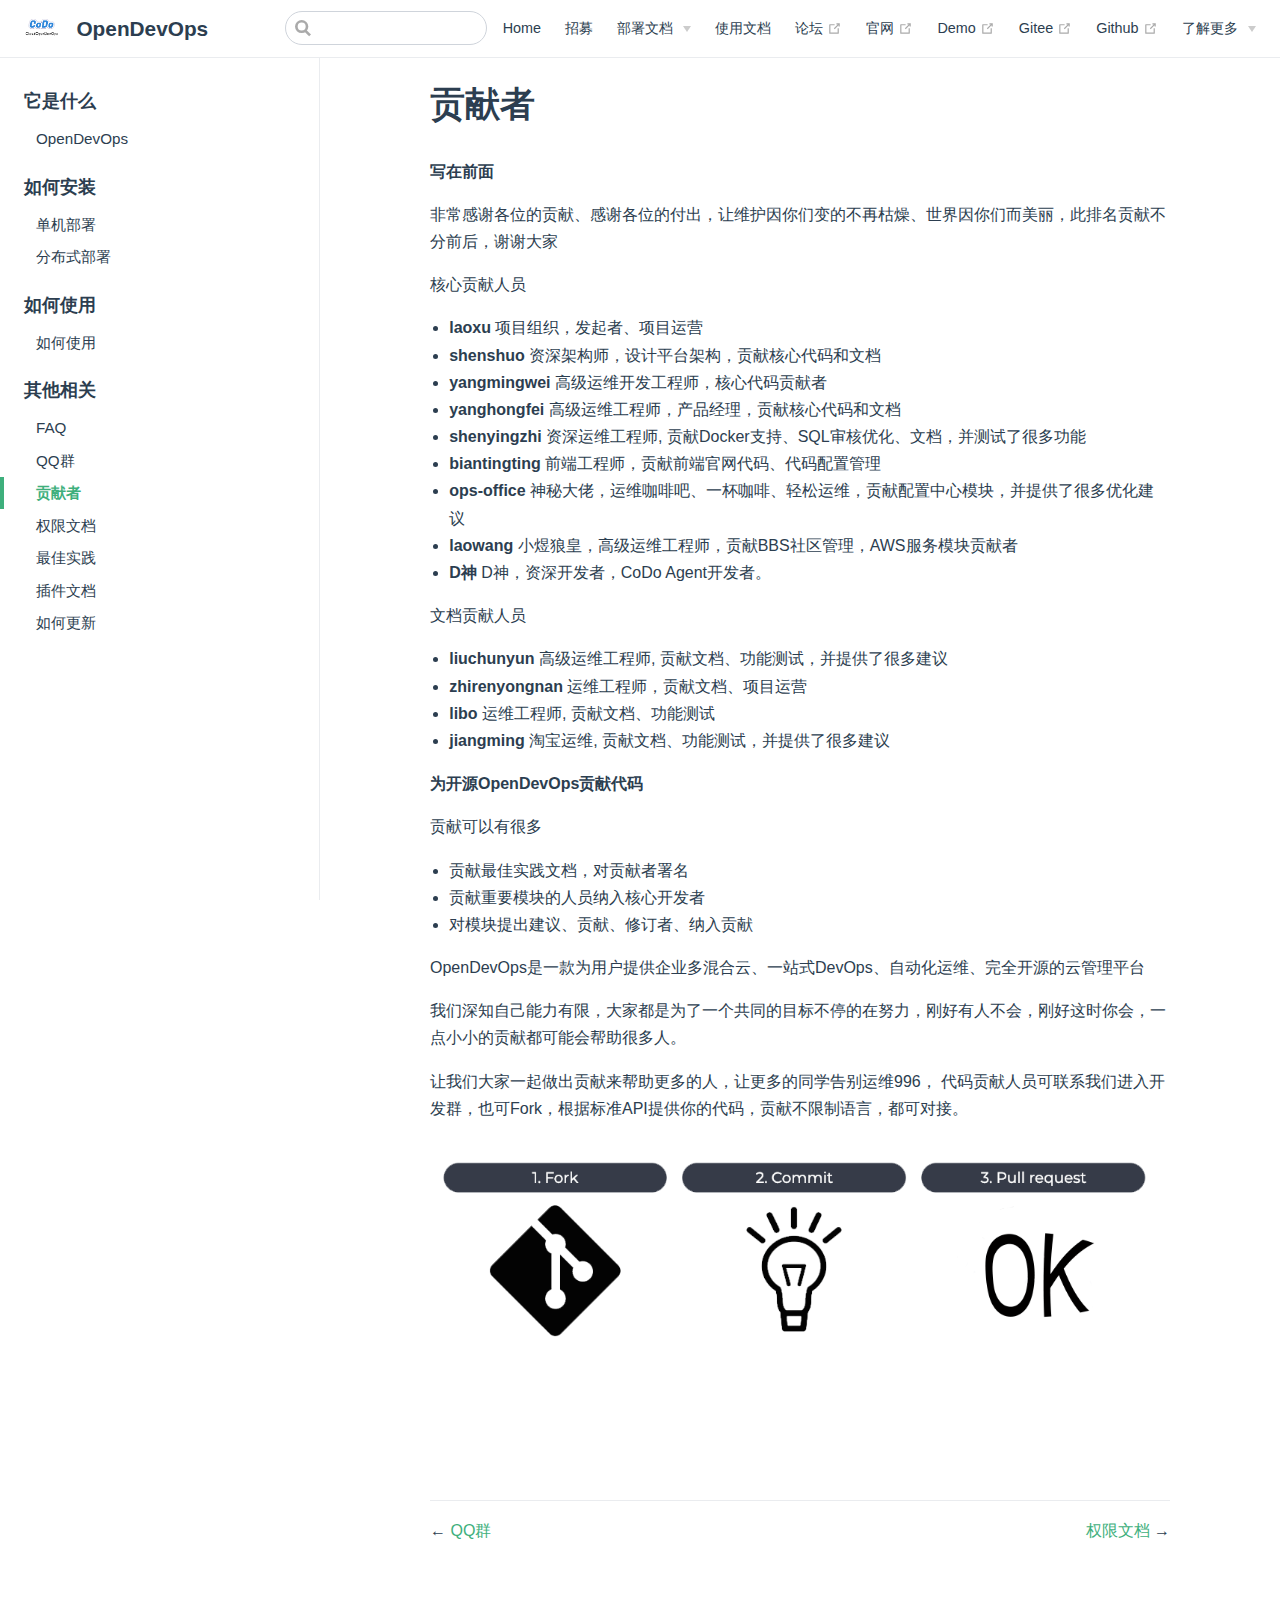
<file: zh/guide/more/contributor/index.html>
<!DOCTYPE html>
<html lang="en-US">
  <head>
    <meta charset="utf-8">
    <meta name="viewport" content="width=device-width,initial-scale=1">
    <title>贡献者 | OpenDevOps</title>
    <meta name="description" content=" Vue驱动的CoDo快速入门文档">
    <meta name="generator" content="VuePress 1.4.0">
    <link rel="icon" href="/favicon.ico">
    
    <link rel="preload" href="/assets/css/0.styles.4e9361f7.css" as="style"><link rel="preload" href="/assets/js/app.89276639.js" as="script"><link rel="preload" href="/assets/js/2.9156ae55.js" as="script"><link rel="preload" href="/assets/js/10.75470305.js" as="script"><link rel="prefetch" href="/assets/js/11.e0f49dd3.js"><link rel="prefetch" href="/assets/js/12.fabf50a1.js"><link rel="prefetch" href="/assets/js/13.bbfd8a28.js"><link rel="prefetch" href="/assets/js/14.dc616929.js"><link rel="prefetch" href="/assets/js/15.9d9169f1.js"><link rel="prefetch" href="/assets/js/16.380cd405.js"><link rel="prefetch" href="/assets/js/17.42d098f5.js"><link rel="prefetch" href="/assets/js/18.e49b2e2c.js"><link rel="prefetch" href="/assets/js/19.09b9f9a2.js"><link rel="prefetch" href="/assets/js/3.08124553.js"><link rel="prefetch" href="/assets/js/4.66e4f4ce.js"><link rel="prefetch" href="/assets/js/5.b2078b4c.js"><link rel="prefetch" href="/assets/js/6.968222b5.js"><link rel="prefetch" href="/assets/js/7.766020c9.js"><link rel="prefetch" href="/assets/js/8.2a908cc0.js"><link rel="prefetch" href="/assets/js/9.d122e540.js">
    <link rel="stylesheet" href="/assets/css/0.styles.4e9361f7.css">
  </head>
  <body>
    <div id="app" data-server-rendered="true"><div class="theme-container"><header class="navbar"><div class="sidebar-button"><svg xmlns="http://www.w3.org/2000/svg" aria-hidden="true" role="img" viewBox="0 0 448 512" class="icon"><path fill="currentColor" d="M436 124H12c-6.627 0-12-5.373-12-12V80c0-6.627 5.373-12 12-12h424c6.627 0 12 5.373 12 12v32c0 6.627-5.373 12-12 12zm0 160H12c-6.627 0-12-5.373-12-12v-32c0-6.627 5.373-12 12-12h424c6.627 0 12 5.373 12 12v32c0 6.627-5.373 12-12 12zm0 160H12c-6.627 0-12-5.373-12-12v-32c0-6.627 5.373-12 12-12h424c6.627 0 12 5.373 12 12v32c0 6.627-5.373 12-12 12z"></path></svg></div> <a href="/" class="home-link router-link-active"><img src="/logo.png" alt="OpenDevOps" class="logo"> <span class="site-name can-hide">OpenDevOps</span></a> <div class="links"><div class="search-box"><input aria-label="Search" autocomplete="off" spellcheck="false" value=""> <!----></div> <nav class="nav-links can-hide"><div class="nav-item"><a href="/" class="nav-link">
  Home
</a></div><div class="nav-item"><a href="/zh/ad/" class="nav-link">
  招募
</a></div><div class="nav-item"><div class="dropdown-wrapper"><button type="button" aria-label="部署文档" class="dropdown-title"><span class="title">部署文档</span> <span class="arrow right"></span></button> <ul class="nav-dropdown" style="display:none;"><li class="dropdown-item"><!----> <a href="/zh/guide/install/local/" class="nav-link">
  单机部署
</a></li><li class="dropdown-item"><!----> <a href="/zh/guide/install/distribute/" class="nav-link">
  分布式部署
</a></li></ul></div></div><div class="nav-item"><a href="/zh/guide/used/" class="nav-link">
  使用文档
</a></div><div class="nav-item"><a href="https://bbs.opendevops.cn/" target="_blank" rel="noopener noreferrer" class="nav-link external">
  论坛
  <svg xmlns="http://www.w3.org/2000/svg" aria-hidden="true" x="0px" y="0px" viewBox="0 0 100 100" width="15" height="15" class="icon outbound"><path fill="currentColor" d="M18.8,85.1h56l0,0c2.2,0,4-1.8,4-4v-32h-8v28h-48v-48h28v-8h-32l0,0c-2.2,0-4,1.8-4,4v56C14.8,83.3,16.6,85.1,18.8,85.1z"></path> <polygon fill="currentColor" points="45.7,48.7 51.3,54.3 77.2,28.5 77.2,37.2 85.2,37.2 85.2,14.9 62.8,14.9 62.8,22.9 71.5,22.9"></polygon></svg></a></div><div class="nav-item"><a href="https://www.opendevops.cn/" target="_blank" rel="noopener noreferrer" class="nav-link external">
  官网
  <svg xmlns="http://www.w3.org/2000/svg" aria-hidden="true" x="0px" y="0px" viewBox="0 0 100 100" width="15" height="15" class="icon outbound"><path fill="currentColor" d="M18.8,85.1h56l0,0c2.2,0,4-1.8,4-4v-32h-8v28h-48v-48h28v-8h-32l0,0c-2.2,0-4,1.8-4,4v56C14.8,83.3,16.6,85.1,18.8,85.1z"></path> <polygon fill="currentColor" points="45.7,48.7 51.3,54.3 77.2,28.5 77.2,37.2 85.2,37.2 85.2,14.9 62.8,14.9 62.8,22.9 71.5,22.9"></polygon></svg></a></div><div class="nav-item"><a href="https://demo.opendevops.cn/login" target="_blank" rel="noopener noreferrer" class="nav-link external">
  Demo
  <svg xmlns="http://www.w3.org/2000/svg" aria-hidden="true" x="0px" y="0px" viewBox="0 0 100 100" width="15" height="15" class="icon outbound"><path fill="currentColor" d="M18.8,85.1h56l0,0c2.2,0,4-1.8,4-4v-32h-8v28h-48v-48h28v-8h-32l0,0c-2.2,0-4,1.8-4,4v56C14.8,83.3,16.6,85.1,18.8,85.1z"></path> <polygon fill="currentColor" points="45.7,48.7 51.3,54.3 77.2,28.5 77.2,37.2 85.2,37.2 85.2,14.9 62.8,14.9 62.8,22.9 71.5,22.9"></polygon></svg></a></div><div class="nav-item"><a href="https://gitee.com/opendevops/opendevops" target="_blank" rel="noopener noreferrer" class="nav-link external">
  Gitee
  <svg xmlns="http://www.w3.org/2000/svg" aria-hidden="true" x="0px" y="0px" viewBox="0 0 100 100" width="15" height="15" class="icon outbound"><path fill="currentColor" d="M18.8,85.1h56l0,0c2.2,0,4-1.8,4-4v-32h-8v28h-48v-48h28v-8h-32l0,0c-2.2,0-4,1.8-4,4v56C14.8,83.3,16.6,85.1,18.8,85.1z"></path> <polygon fill="currentColor" points="45.7,48.7 51.3,54.3 77.2,28.5 77.2,37.2 85.2,37.2 85.2,14.9 62.8,14.9 62.8,22.9 71.5,22.9"></polygon></svg></a></div><div class="nav-item"><a href="https://github.com/opendevops-cn" target="_blank" rel="noopener noreferrer" class="nav-link external">
  Github
  <svg xmlns="http://www.w3.org/2000/svg" aria-hidden="true" x="0px" y="0px" viewBox="0 0 100 100" width="15" height="15" class="icon outbound"><path fill="currentColor" d="M18.8,85.1h56l0,0c2.2,0,4-1.8,4-4v-32h-8v28h-48v-48h28v-8h-32l0,0c-2.2,0-4,1.8-4,4v56C14.8,83.3,16.6,85.1,18.8,85.1z"></path> <polygon fill="currentColor" points="45.7,48.7 51.3,54.3 77.2,28.5 77.2,37.2 85.2,37.2 85.2,14.9 62.8,14.9 62.8,22.9 71.5,22.9"></polygon></svg></a></div><div class="nav-item"><div class="dropdown-wrapper"><button type="button" aria-label="了解更多" class="dropdown-title"><span class="title">了解更多</span> <span class="arrow right"></span></button> <ul class="nav-dropdown" style="display:none;"><li class="dropdown-item"><!----> <a href="/zh/guide/more/faq/" class="nav-link">
  FAQ
</a></li><li class="dropdown-item"><!----> <a href="/zh/guide/more/qgroup/" class="nav-link">
  QQ群
</a></li><li class="dropdown-item"><!----> <a href="/zh/guide/more/contributor/" class="nav-link router-link-exact-active router-link-active">
  贡献者
</a></li><li class="dropdown-item"><!----> <a href="/zh/guide/more/permission/" class="nav-link">
  权限文档
</a></li><li class="dropdown-item"><!----> <a href="/zh/guide/more/example/" class="nav-link">
  最佳示例
</a></li><li class="dropdown-item"><!----> <a href="/zh/guide/more/plugin/" class="nav-link">
  插件相关
</a></li><li class="dropdown-item"><!----> <a href="/zh/guide/more/update/" class="nav-link">
  如何更新
</a></li></ul></div></div> <!----></nav></div></header> <div class="sidebar-mask"></div> <aside class="sidebar"><nav class="nav-links"><div class="nav-item"><a href="/" class="nav-link">
  Home
</a></div><div class="nav-item"><a href="/zh/ad/" class="nav-link">
  招募
</a></div><div class="nav-item"><div class="dropdown-wrapper"><button type="button" aria-label="部署文档" class="dropdown-title"><span class="title">部署文档</span> <span class="arrow right"></span></button> <ul class="nav-dropdown" style="display:none;"><li class="dropdown-item"><!----> <a href="/zh/guide/install/local/" class="nav-link">
  单机部署
</a></li><li class="dropdown-item"><!----> <a href="/zh/guide/install/distribute/" class="nav-link">
  分布式部署
</a></li></ul></div></div><div class="nav-item"><a href="/zh/guide/used/" class="nav-link">
  使用文档
</a></div><div class="nav-item"><a href="https://bbs.opendevops.cn/" target="_blank" rel="noopener noreferrer" class="nav-link external">
  论坛
  <svg xmlns="http://www.w3.org/2000/svg" aria-hidden="true" x="0px" y="0px" viewBox="0 0 100 100" width="15" height="15" class="icon outbound"><path fill="currentColor" d="M18.8,85.1h56l0,0c2.2,0,4-1.8,4-4v-32h-8v28h-48v-48h28v-8h-32l0,0c-2.2,0-4,1.8-4,4v56C14.8,83.3,16.6,85.1,18.8,85.1z"></path> <polygon fill="currentColor" points="45.7,48.7 51.3,54.3 77.2,28.5 77.2,37.2 85.2,37.2 85.2,14.9 62.8,14.9 62.8,22.9 71.5,22.9"></polygon></svg></a></div><div class="nav-item"><a href="https://www.opendevops.cn/" target="_blank" rel="noopener noreferrer" class="nav-link external">
  官网
  <svg xmlns="http://www.w3.org/2000/svg" aria-hidden="true" x="0px" y="0px" viewBox="0 0 100 100" width="15" height="15" class="icon outbound"><path fill="currentColor" d="M18.8,85.1h56l0,0c2.2,0,4-1.8,4-4v-32h-8v28h-48v-48h28v-8h-32l0,0c-2.2,0-4,1.8-4,4v56C14.8,83.3,16.6,85.1,18.8,85.1z"></path> <polygon fill="currentColor" points="45.7,48.7 51.3,54.3 77.2,28.5 77.2,37.2 85.2,37.2 85.2,14.9 62.8,14.9 62.8,22.9 71.5,22.9"></polygon></svg></a></div><div class="nav-item"><a href="https://demo.opendevops.cn/login" target="_blank" rel="noopener noreferrer" class="nav-link external">
  Demo
  <svg xmlns="http://www.w3.org/2000/svg" aria-hidden="true" x="0px" y="0px" viewBox="0 0 100 100" width="15" height="15" class="icon outbound"><path fill="currentColor" d="M18.8,85.1h56l0,0c2.2,0,4-1.8,4-4v-32h-8v28h-48v-48h28v-8h-32l0,0c-2.2,0-4,1.8-4,4v56C14.8,83.3,16.6,85.1,18.8,85.1z"></path> <polygon fill="currentColor" points="45.7,48.7 51.3,54.3 77.2,28.5 77.2,37.2 85.2,37.2 85.2,14.9 62.8,14.9 62.8,22.9 71.5,22.9"></polygon></svg></a></div><div class="nav-item"><a href="https://gitee.com/opendevops/opendevops" target="_blank" rel="noopener noreferrer" class="nav-link external">
  Gitee
  <svg xmlns="http://www.w3.org/2000/svg" aria-hidden="true" x="0px" y="0px" viewBox="0 0 100 100" width="15" height="15" class="icon outbound"><path fill="currentColor" d="M18.8,85.1h56l0,0c2.2,0,4-1.8,4-4v-32h-8v28h-48v-48h28v-8h-32l0,0c-2.2,0-4,1.8-4,4v56C14.8,83.3,16.6,85.1,18.8,85.1z"></path> <polygon fill="currentColor" points="45.7,48.7 51.3,54.3 77.2,28.5 77.2,37.2 85.2,37.2 85.2,14.9 62.8,14.9 62.8,22.9 71.5,22.9"></polygon></svg></a></div><div class="nav-item"><a href="https://github.com/opendevops-cn" target="_blank" rel="noopener noreferrer" class="nav-link external">
  Github
  <svg xmlns="http://www.w3.org/2000/svg" aria-hidden="true" x="0px" y="0px" viewBox="0 0 100 100" width="15" height="15" class="icon outbound"><path fill="currentColor" d="M18.8,85.1h56l0,0c2.2,0,4-1.8,4-4v-32h-8v28h-48v-48h28v-8h-32l0,0c-2.2,0-4,1.8-4,4v56C14.8,83.3,16.6,85.1,18.8,85.1z"></path> <polygon fill="currentColor" points="45.7,48.7 51.3,54.3 77.2,28.5 77.2,37.2 85.2,37.2 85.2,14.9 62.8,14.9 62.8,22.9 71.5,22.9"></polygon></svg></a></div><div class="nav-item"><div class="dropdown-wrapper"><button type="button" aria-label="了解更多" class="dropdown-title"><span class="title">了解更多</span> <span class="arrow right"></span></button> <ul class="nav-dropdown" style="display:none;"><li class="dropdown-item"><!----> <a href="/zh/guide/more/faq/" class="nav-link">
  FAQ
</a></li><li class="dropdown-item"><!----> <a href="/zh/guide/more/qgroup/" class="nav-link">
  QQ群
</a></li><li class="dropdown-item"><!----> <a href="/zh/guide/more/contributor/" class="nav-link router-link-exact-active router-link-active">
  贡献者
</a></li><li class="dropdown-item"><!----> <a href="/zh/guide/more/permission/" class="nav-link">
  权限文档
</a></li><li class="dropdown-item"><!----> <a href="/zh/guide/more/example/" class="nav-link">
  最佳示例
</a></li><li class="dropdown-item"><!----> <a href="/zh/guide/more/plugin/" class="nav-link">
  插件相关
</a></li><li class="dropdown-item"><!----> <a href="/zh/guide/more/update/" class="nav-link">
  如何更新
</a></li></ul></div></div> <!----></nav>  <ul class="sidebar-links"><li><section class="sidebar-group depth-0"><p class="sidebar-heading"><span>它是什么</span> <!----></p> <ul class="sidebar-links sidebar-group-items"><li><a href="/zh/guide/" class="sidebar-link">OpenDevOps</a></li></ul></section></li><li><section class="sidebar-group depth-0"><p class="sidebar-heading"><span>如何安装</span> <!----></p> <ul class="sidebar-links sidebar-group-items"><li><a href="/zh/guide/install/local/" class="sidebar-link">单机部署</a></li><li><a href="/zh/guide/install/distribute/" class="sidebar-link">分布式部署</a></li></ul></section></li><li><section class="sidebar-group depth-0"><p class="sidebar-heading"><span>如何使用</span> <!----></p> <ul class="sidebar-links sidebar-group-items"><li><a href="/zh/guide/used/" class="sidebar-link">如何使用</a></li></ul></section></li><li><section class="sidebar-group depth-0"><p class="sidebar-heading open"><span>其他相关</span> <!----></p> <ul class="sidebar-links sidebar-group-items"><li><a href="/zh/guide/more/faq/" class="sidebar-link">FAQ</a></li><li><a href="/zh/guide/more/qgroup/" class="sidebar-link">QQ群</a></li><li><a href="/zh/guide/more/contributor/" class="active sidebar-link">贡献者</a></li><li><a href="/zh/guide/more/permission/" class="sidebar-link">权限文档</a></li><li><a href="/zh/guide/more/example/" class="sidebar-link">最佳实践</a></li><li><a href="/zh/guide/more/plugin/" class="sidebar-link">插件文档</a></li><li><a href="/zh/guide/more/update/" class="sidebar-link">如何更新</a></li></ul></section></li></ul> </aside> <main class="page"> <div class="theme-default-content content__default"><h1 id="贡献者"><a href="#贡献者" class="header-anchor">#</a> 贡献者</h1> <p><strong>写在前面</strong></p> <p>非常感谢各位的贡献、感谢各位的付出，让维护因你们变的不再枯燥、世界因你们而美丽，此排名贡献不分前后，谢谢大家</p> <p>核心贡献人员</p> <ul><li><strong>laoxu</strong> 项目组织，发起者、项目运营</li> <li><strong>shenshuo</strong> 资深架构师，设计平台架构，贡献核心代码和文档</li> <li><strong>yangmingwei</strong> 高级运维开发工程师，核心代码贡献者</li> <li><strong>yanghongfei</strong> 高级运维工程师，产品经理，贡献核心代码和文档</li> <li><strong>shenyingzhi</strong> 资深运维工程师, 贡献Docker支持、SQL审核优化、文档，并测试了很多功能</li> <li><strong>biantingting</strong>  前端工程师，贡献前端官网代码、代码配置管理</li> <li><strong>ops-office</strong> 神秘大佬，运维咖啡吧、一杯咖啡、轻松运维，贡献配置中心模块，并提供了很多优化建议</li> <li><strong>laowang</strong> 小煜狼皇，高级运维工程师，贡献BBS社区管理，AWS服务模块贡献者</li> <li><strong>D神</strong> D神，资深开发者，CoDo Agent开发者。</li></ul> <p>文档贡献人员</p> <ul><li><strong>liuchunyun</strong> 高级运维工程师, 贡献文档、功能测试，并提供了很多建议</li> <li><strong>zhirenyongnan</strong>  运维工程师，贡献文档、项目运营</li> <li><strong>libo</strong> 运维工程师, 贡献文档、功能测试</li> <li><strong>jiangming</strong> 淘宝运维, 贡献文档、功能测试，并提供了很多建议</li></ul> <p><strong>为开源OpenDevOps贡献代码</strong></p> <p>贡献可以有很多</p> <ul><li>贡献最佳实践文档，对贡献者署名</li> <li>贡献重要模块的人员纳入核心开发者</li> <li>对模块提出建议、贡献、修订者、纳入贡献</li></ul> <p>OpenDevOps是一款为用户提供企业多混合云、一站式DevOps、自动化运维、完全开源的云管理平台</p> <p>我们深知自己能力有限，大家都是为了一个共同的目标不停的在努力，刚好有人不会，刚好这时你会，一点小小的贡献都可能会帮助很多人。</p> <p>让我们大家一起做出贡献来帮助更多的人，让更多的同学告别运维996， 代码贡献人员可联系我们进入开发群，也可Fork，根据标准API提供你的代码，贡献不限制语言，都可对接。</p> <p><img src="/contribute.png" alt=""></p></div> <footer class="page-edit"><!----> <!----></footer> <div class="page-nav"><p class="inner"><span class="prev">
      ←
      <a href="/zh/guide/more/qgroup/" class="prev">
        QQ群
      </a></span> <span class="next"><a href="/zh/guide/more/permission/">
        权限文档
      </a>
      →
    </span></p></div> </main></div><div class="global-ui"></div></div>
    <script src="/assets/js/app.89276639.js" defer></script><script src="/assets/js/2.9156ae55.js" defer></script><script src="/assets/js/10.75470305.js" defer></script>
  </body>
</html>
</file>
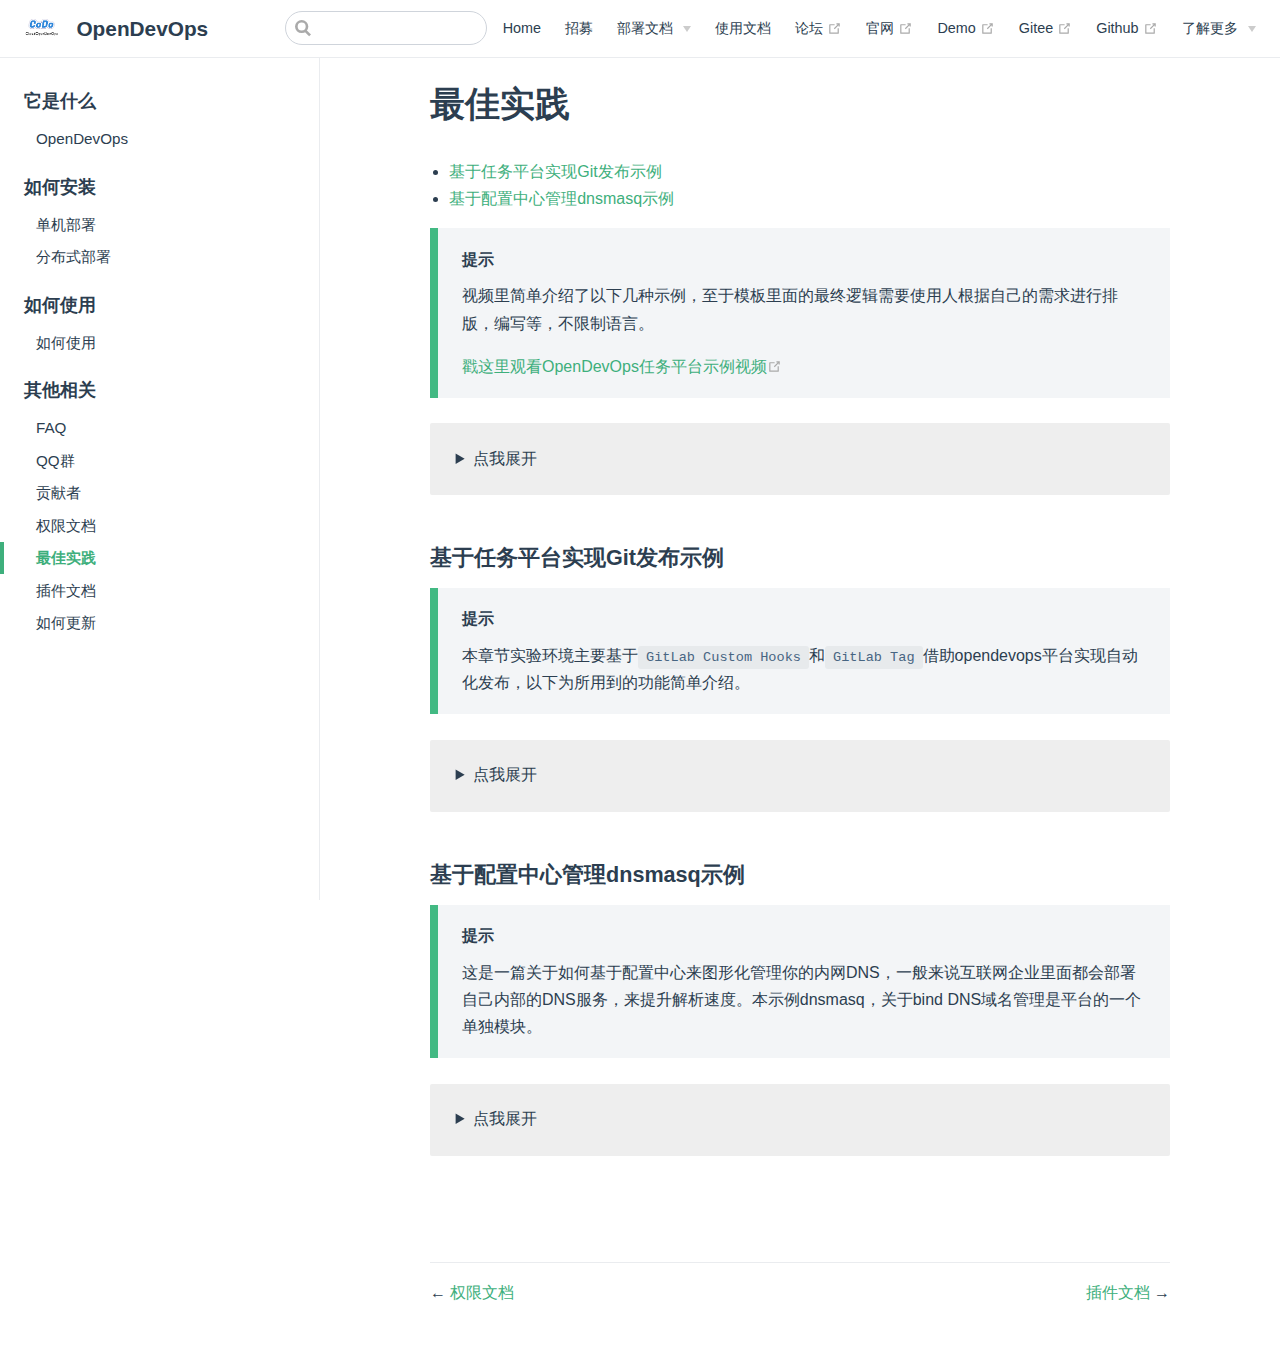
<file: zh/guide/more/example/index.html>
<!DOCTYPE html>
<html lang="en-US">
  <head>
    <meta charset="utf-8">
    <meta name="viewport" content="width=device-width,initial-scale=1">
    <title>最佳实践 | OpenDevOps</title>
    <meta name="description" content=" Vue驱动的CoDo快速入门文档">
    <meta name="generator" content="VuePress 1.4.0">
    <link rel="icon" href="/favicon.ico">
    
    <link rel="preload" href="/assets/css/0.styles.4e9361f7.css" as="style"><link rel="preload" href="/assets/js/app.89276639.js" as="script"><link rel="preload" href="/assets/js/2.9156ae55.js" as="script"><link rel="preload" href="/assets/js/11.e0f49dd3.js" as="script"><link rel="prefetch" href="/assets/js/10.75470305.js"><link rel="prefetch" href="/assets/js/12.fabf50a1.js"><link rel="prefetch" href="/assets/js/13.bbfd8a28.js"><link rel="prefetch" href="/assets/js/14.dc616929.js"><link rel="prefetch" href="/assets/js/15.9d9169f1.js"><link rel="prefetch" href="/assets/js/16.380cd405.js"><link rel="prefetch" href="/assets/js/17.42d098f5.js"><link rel="prefetch" href="/assets/js/18.e49b2e2c.js"><link rel="prefetch" href="/assets/js/19.09b9f9a2.js"><link rel="prefetch" href="/assets/js/3.08124553.js"><link rel="prefetch" href="/assets/js/4.66e4f4ce.js"><link rel="prefetch" href="/assets/js/5.b2078b4c.js"><link rel="prefetch" href="/assets/js/6.968222b5.js"><link rel="prefetch" href="/assets/js/7.766020c9.js"><link rel="prefetch" href="/assets/js/8.2a908cc0.js"><link rel="prefetch" href="/assets/js/9.d122e540.js">
    <link rel="stylesheet" href="/assets/css/0.styles.4e9361f7.css">
  </head>
  <body>
    <div id="app" data-server-rendered="true"><div class="theme-container"><header class="navbar"><div class="sidebar-button"><svg xmlns="http://www.w3.org/2000/svg" aria-hidden="true" role="img" viewBox="0 0 448 512" class="icon"><path fill="currentColor" d="M436 124H12c-6.627 0-12-5.373-12-12V80c0-6.627 5.373-12 12-12h424c6.627 0 12 5.373 12 12v32c0 6.627-5.373 12-12 12zm0 160H12c-6.627 0-12-5.373-12-12v-32c0-6.627 5.373-12 12-12h424c6.627 0 12 5.373 12 12v32c0 6.627-5.373 12-12 12zm0 160H12c-6.627 0-12-5.373-12-12v-32c0-6.627 5.373-12 12-12h424c6.627 0 12 5.373 12 12v32c0 6.627-5.373 12-12 12z"></path></svg></div> <a href="/" class="home-link router-link-active"><img src="/logo.png" alt="OpenDevOps" class="logo"> <span class="site-name can-hide">OpenDevOps</span></a> <div class="links"><div class="search-box"><input aria-label="Search" autocomplete="off" spellcheck="false" value=""> <!----></div> <nav class="nav-links can-hide"><div class="nav-item"><a href="/" class="nav-link">
  Home
</a></div><div class="nav-item"><a href="/zh/ad/" class="nav-link">
  招募
</a></div><div class="nav-item"><div class="dropdown-wrapper"><button type="button" aria-label="部署文档" class="dropdown-title"><span class="title">部署文档</span> <span class="arrow right"></span></button> <ul class="nav-dropdown" style="display:none;"><li class="dropdown-item"><!----> <a href="/zh/guide/install/local/" class="nav-link">
  单机部署
</a></li><li class="dropdown-item"><!----> <a href="/zh/guide/install/distribute/" class="nav-link">
  分布式部署
</a></li></ul></div></div><div class="nav-item"><a href="/zh/guide/used/" class="nav-link">
  使用文档
</a></div><div class="nav-item"><a href="https://bbs.opendevops.cn/" target="_blank" rel="noopener noreferrer" class="nav-link external">
  论坛
  <svg xmlns="http://www.w3.org/2000/svg" aria-hidden="true" x="0px" y="0px" viewBox="0 0 100 100" width="15" height="15" class="icon outbound"><path fill="currentColor" d="M18.8,85.1h56l0,0c2.2,0,4-1.8,4-4v-32h-8v28h-48v-48h28v-8h-32l0,0c-2.2,0-4,1.8-4,4v56C14.8,83.3,16.6,85.1,18.8,85.1z"></path> <polygon fill="currentColor" points="45.7,48.7 51.3,54.3 77.2,28.5 77.2,37.2 85.2,37.2 85.2,14.9 62.8,14.9 62.8,22.9 71.5,22.9"></polygon></svg></a></div><div class="nav-item"><a href="https://www.opendevops.cn/" target="_blank" rel="noopener noreferrer" class="nav-link external">
  官网
  <svg xmlns="http://www.w3.org/2000/svg" aria-hidden="true" x="0px" y="0px" viewBox="0 0 100 100" width="15" height="15" class="icon outbound"><path fill="currentColor" d="M18.8,85.1h56l0,0c2.2,0,4-1.8,4-4v-32h-8v28h-48v-48h28v-8h-32l0,0c-2.2,0-4,1.8-4,4v56C14.8,83.3,16.6,85.1,18.8,85.1z"></path> <polygon fill="currentColor" points="45.7,48.7 51.3,54.3 77.2,28.5 77.2,37.2 85.2,37.2 85.2,14.9 62.8,14.9 62.8,22.9 71.5,22.9"></polygon></svg></a></div><div class="nav-item"><a href="https://demo.opendevops.cn/login" target="_blank" rel="noopener noreferrer" class="nav-link external">
  Demo
  <svg xmlns="http://www.w3.org/2000/svg" aria-hidden="true" x="0px" y="0px" viewBox="0 0 100 100" width="15" height="15" class="icon outbound"><path fill="currentColor" d="M18.8,85.1h56l0,0c2.2,0,4-1.8,4-4v-32h-8v28h-48v-48h28v-8h-32l0,0c-2.2,0-4,1.8-4,4v56C14.8,83.3,16.6,85.1,18.8,85.1z"></path> <polygon fill="currentColor" points="45.7,48.7 51.3,54.3 77.2,28.5 77.2,37.2 85.2,37.2 85.2,14.9 62.8,14.9 62.8,22.9 71.5,22.9"></polygon></svg></a></div><div class="nav-item"><a href="https://gitee.com/opendevops/opendevops" target="_blank" rel="noopener noreferrer" class="nav-link external">
  Gitee
  <svg xmlns="http://www.w3.org/2000/svg" aria-hidden="true" x="0px" y="0px" viewBox="0 0 100 100" width="15" height="15" class="icon outbound"><path fill="currentColor" d="M18.8,85.1h56l0,0c2.2,0,4-1.8,4-4v-32h-8v28h-48v-48h28v-8h-32l0,0c-2.2,0-4,1.8-4,4v56C14.8,83.3,16.6,85.1,18.8,85.1z"></path> <polygon fill="currentColor" points="45.7,48.7 51.3,54.3 77.2,28.5 77.2,37.2 85.2,37.2 85.2,14.9 62.8,14.9 62.8,22.9 71.5,22.9"></polygon></svg></a></div><div class="nav-item"><a href="https://github.com/opendevops-cn" target="_blank" rel="noopener noreferrer" class="nav-link external">
  Github
  <svg xmlns="http://www.w3.org/2000/svg" aria-hidden="true" x="0px" y="0px" viewBox="0 0 100 100" width="15" height="15" class="icon outbound"><path fill="currentColor" d="M18.8,85.1h56l0,0c2.2,0,4-1.8,4-4v-32h-8v28h-48v-48h28v-8h-32l0,0c-2.2,0-4,1.8-4,4v56C14.8,83.3,16.6,85.1,18.8,85.1z"></path> <polygon fill="currentColor" points="45.7,48.7 51.3,54.3 77.2,28.5 77.2,37.2 85.2,37.2 85.2,14.9 62.8,14.9 62.8,22.9 71.5,22.9"></polygon></svg></a></div><div class="nav-item"><div class="dropdown-wrapper"><button type="button" aria-label="了解更多" class="dropdown-title"><span class="title">了解更多</span> <span class="arrow right"></span></button> <ul class="nav-dropdown" style="display:none;"><li class="dropdown-item"><!----> <a href="/zh/guide/more/faq/" class="nav-link">
  FAQ
</a></li><li class="dropdown-item"><!----> <a href="/zh/guide/more/qgroup/" class="nav-link">
  QQ群
</a></li><li class="dropdown-item"><!----> <a href="/zh/guide/more/contributor/" class="nav-link">
  贡献者
</a></li><li class="dropdown-item"><!----> <a href="/zh/guide/more/permission/" class="nav-link">
  权限文档
</a></li><li class="dropdown-item"><!----> <a href="/zh/guide/more/example/" class="nav-link router-link-exact-active router-link-active">
  最佳示例
</a></li><li class="dropdown-item"><!----> <a href="/zh/guide/more/plugin/" class="nav-link">
  插件相关
</a></li><li class="dropdown-item"><!----> <a href="/zh/guide/more/update/" class="nav-link">
  如何更新
</a></li></ul></div></div> <!----></nav></div></header> <div class="sidebar-mask"></div> <aside class="sidebar"><nav class="nav-links"><div class="nav-item"><a href="/" class="nav-link">
  Home
</a></div><div class="nav-item"><a href="/zh/ad/" class="nav-link">
  招募
</a></div><div class="nav-item"><div class="dropdown-wrapper"><button type="button" aria-label="部署文档" class="dropdown-title"><span class="title">部署文档</span> <span class="arrow right"></span></button> <ul class="nav-dropdown" style="display:none;"><li class="dropdown-item"><!----> <a href="/zh/guide/install/local/" class="nav-link">
  单机部署
</a></li><li class="dropdown-item"><!----> <a href="/zh/guide/install/distribute/" class="nav-link">
  分布式部署
</a></li></ul></div></div><div class="nav-item"><a href="/zh/guide/used/" class="nav-link">
  使用文档
</a></div><div class="nav-item"><a href="https://bbs.opendevops.cn/" target="_blank" rel="noopener noreferrer" class="nav-link external">
  论坛
  <svg xmlns="http://www.w3.org/2000/svg" aria-hidden="true" x="0px" y="0px" viewBox="0 0 100 100" width="15" height="15" class="icon outbound"><path fill="currentColor" d="M18.8,85.1h56l0,0c2.2,0,4-1.8,4-4v-32h-8v28h-48v-48h28v-8h-32l0,0c-2.2,0-4,1.8-4,4v56C14.8,83.3,16.6,85.1,18.8,85.1z"></path> <polygon fill="currentColor" points="45.7,48.7 51.3,54.3 77.2,28.5 77.2,37.2 85.2,37.2 85.2,14.9 62.8,14.9 62.8,22.9 71.5,22.9"></polygon></svg></a></div><div class="nav-item"><a href="https://www.opendevops.cn/" target="_blank" rel="noopener noreferrer" class="nav-link external">
  官网
  <svg xmlns="http://www.w3.org/2000/svg" aria-hidden="true" x="0px" y="0px" viewBox="0 0 100 100" width="15" height="15" class="icon outbound"><path fill="currentColor" d="M18.8,85.1h56l0,0c2.2,0,4-1.8,4-4v-32h-8v28h-48v-48h28v-8h-32l0,0c-2.2,0-4,1.8-4,4v56C14.8,83.3,16.6,85.1,18.8,85.1z"></path> <polygon fill="currentColor" points="45.7,48.7 51.3,54.3 77.2,28.5 77.2,37.2 85.2,37.2 85.2,14.9 62.8,14.9 62.8,22.9 71.5,22.9"></polygon></svg></a></div><div class="nav-item"><a href="https://demo.opendevops.cn/login" target="_blank" rel="noopener noreferrer" class="nav-link external">
  Demo
  <svg xmlns="http://www.w3.org/2000/svg" aria-hidden="true" x="0px" y="0px" viewBox="0 0 100 100" width="15" height="15" class="icon outbound"><path fill="currentColor" d="M18.8,85.1h56l0,0c2.2,0,4-1.8,4-4v-32h-8v28h-48v-48h28v-8h-32l0,0c-2.2,0-4,1.8-4,4v56C14.8,83.3,16.6,85.1,18.8,85.1z"></path> <polygon fill="currentColor" points="45.7,48.7 51.3,54.3 77.2,28.5 77.2,37.2 85.2,37.2 85.2,14.9 62.8,14.9 62.8,22.9 71.5,22.9"></polygon></svg></a></div><div class="nav-item"><a href="https://gitee.com/opendevops/opendevops" target="_blank" rel="noopener noreferrer" class="nav-link external">
  Gitee
  <svg xmlns="http://www.w3.org/2000/svg" aria-hidden="true" x="0px" y="0px" viewBox="0 0 100 100" width="15" height="15" class="icon outbound"><path fill="currentColor" d="M18.8,85.1h56l0,0c2.2,0,4-1.8,4-4v-32h-8v28h-48v-48h28v-8h-32l0,0c-2.2,0-4,1.8-4,4v56C14.8,83.3,16.6,85.1,18.8,85.1z"></path> <polygon fill="currentColor" points="45.7,48.7 51.3,54.3 77.2,28.5 77.2,37.2 85.2,37.2 85.2,14.9 62.8,14.9 62.8,22.9 71.5,22.9"></polygon></svg></a></div><div class="nav-item"><a href="https://github.com/opendevops-cn" target="_blank" rel="noopener noreferrer" class="nav-link external">
  Github
  <svg xmlns="http://www.w3.org/2000/svg" aria-hidden="true" x="0px" y="0px" viewBox="0 0 100 100" width="15" height="15" class="icon outbound"><path fill="currentColor" d="M18.8,85.1h56l0,0c2.2,0,4-1.8,4-4v-32h-8v28h-48v-48h28v-8h-32l0,0c-2.2,0-4,1.8-4,4v56C14.8,83.3,16.6,85.1,18.8,85.1z"></path> <polygon fill="currentColor" points="45.7,48.7 51.3,54.3 77.2,28.5 77.2,37.2 85.2,37.2 85.2,14.9 62.8,14.9 62.8,22.9 71.5,22.9"></polygon></svg></a></div><div class="nav-item"><div class="dropdown-wrapper"><button type="button" aria-label="了解更多" class="dropdown-title"><span class="title">了解更多</span> <span class="arrow right"></span></button> <ul class="nav-dropdown" style="display:none;"><li class="dropdown-item"><!----> <a href="/zh/guide/more/faq/" class="nav-link">
  FAQ
</a></li><li class="dropdown-item"><!----> <a href="/zh/guide/more/qgroup/" class="nav-link">
  QQ群
</a></li><li class="dropdown-item"><!----> <a href="/zh/guide/more/contributor/" class="nav-link">
  贡献者
</a></li><li class="dropdown-item"><!----> <a href="/zh/guide/more/permission/" class="nav-link">
  权限文档
</a></li><li class="dropdown-item"><!----> <a href="/zh/guide/more/example/" class="nav-link router-link-exact-active router-link-active">
  最佳示例
</a></li><li class="dropdown-item"><!----> <a href="/zh/guide/more/plugin/" class="nav-link">
  插件相关
</a></li><li class="dropdown-item"><!----> <a href="/zh/guide/more/update/" class="nav-link">
  如何更新
</a></li></ul></div></div> <!----></nav>  <ul class="sidebar-links"><li><section class="sidebar-group depth-0"><p class="sidebar-heading"><span>它是什么</span> <!----></p> <ul class="sidebar-links sidebar-group-items"><li><a href="/zh/guide/" class="sidebar-link">OpenDevOps</a></li></ul></section></li><li><section class="sidebar-group depth-0"><p class="sidebar-heading"><span>如何安装</span> <!----></p> <ul class="sidebar-links sidebar-group-items"><li><a href="/zh/guide/install/local/" class="sidebar-link">单机部署</a></li><li><a href="/zh/guide/install/distribute/" class="sidebar-link">分布式部署</a></li></ul></section></li><li><section class="sidebar-group depth-0"><p class="sidebar-heading"><span>如何使用</span> <!----></p> <ul class="sidebar-links sidebar-group-items"><li><a href="/zh/guide/used/" class="sidebar-link">如何使用</a></li></ul></section></li><li><section class="sidebar-group depth-0"><p class="sidebar-heading open"><span>其他相关</span> <!----></p> <ul class="sidebar-links sidebar-group-items"><li><a href="/zh/guide/more/faq/" class="sidebar-link">FAQ</a></li><li><a href="/zh/guide/more/qgroup/" class="sidebar-link">QQ群</a></li><li><a href="/zh/guide/more/contributor/" class="sidebar-link">贡献者</a></li><li><a href="/zh/guide/more/permission/" class="sidebar-link">权限文档</a></li><li><a href="/zh/guide/more/example/" class="active sidebar-link">最佳实践</a><ul class="sidebar-sub-headers"></ul></li><li><a href="/zh/guide/more/plugin/" class="sidebar-link">插件文档</a></li><li><a href="/zh/guide/more/update/" class="sidebar-link">如何更新</a></li></ul></section></li></ul> </aside> <main class="page"> <div class="theme-default-content content__default"><h1 id="最佳实践"><a href="#最佳实践" class="header-anchor">#</a> 最佳实践</h1> <p></p><div class="table-of-contents"><ul><li><a href="#基于任务平台实现git发布示例">基于任务平台实现Git发布示例</a></li><li><a href="#基于配置中心管理dnsmasq示例">基于配置中心管理dnsmasq示例</a></li></ul></div><p></p> <div class="custom-block tip"><p class="custom-block-title">提示</p> <p>视频里简单介绍了以下几种示例，至于模板里面的最终逻辑需要使用人根据自己的需求进行排版，编写等，不限制语言。</p> <p><a href="https://www.bilibili.com/video/av53424572/" target="_blank" rel="noopener noreferrer">戳这里观看OpenDevOps任务平台示例视频<svg xmlns="http://www.w3.org/2000/svg" aria-hidden="true" x="0px" y="0px" viewBox="0 0 100 100" width="15" height="15" class="icon outbound"><path fill="currentColor" d="M18.8,85.1h56l0,0c2.2,0,4-1.8,4-4v-32h-8v28h-48v-48h28v-8h-32l0,0c-2.2,0-4,1.8-4,4v56C14.8,83.3,16.6,85.1,18.8,85.1z"></path> <polygon fill="currentColor" points="45.7,48.7 51.3,54.3 77.2,28.5 77.2,37.2 85.2,37.2 85.2,14.9 62.8,14.9 62.8,22.9 71.5,22.9"></polygon></svg></a></p></div> <details class="custom-block details"><summary>点我展开</summary> <ul><li><p>示例1. 平台上提交一个最简单的任务，不带参数的（视频）</p></li> <li><p>示例2. 平台上提交一个带参数的任务。(PARAMETER)（视频）</p></li> <li><p>示例3. 平台上基于JSON自定义提交一个任务</p></li></ul> <div class="language- extra-class"><pre class="language-text"><code>{
	&quot;task_name&quot;: &quot;这是通过JSON提交的任务&quot;,
	&quot;submitter&quot;: &quot;yanghongfei&quot;, 
	&quot;temp_id&quot;: &quot;1&quot;, 
	&quot;schedule&quot;: &quot;ready&quot;,   
	&quot;exec_time&quot;: &quot;2019-5-24 09:09:50&quot;, 
	&quot;associated_user&quot;: &quot;{'group-1': ['杨红飞']}&quot;,
	&quot;args&quot;: &quot;{'VERSION':'你可以看到我这次传入的参数是VERSION，但是显示成了版本，是因为我在参数管理里面设置了别名'}&quot;,
	&quot;details&quot;: &quot;这里是备注&quot;,
	&quot;hosts&quot;: &quot;{1: '172.16.0.101'}&quot;  
}
</code></pre></div><ul><li>示例4. 不登陆平台的情况下怎么提交一个任务（POST API提交）</li></ul> <div class="language-python extra-class"><pre class="language-python"><code><span class="token comment">#!/usr/bin/env python</span>
<span class="token comment"># -*- coding: utf-8 -*-</span>
<span class="token comment"># @Author  : Fred Yangxiaofei</span>
<span class="token comment"># @File    : codo_post_task.py</span>
<span class="token comment"># @Role    : 利用脚本向平台提交一个任务</span>

<span class="token keyword">import</span> json
<span class="token keyword">import</span> datetime
<span class="token keyword">import</span> requests


<span class="token keyword">def</span> <span class="token function">post_task</span><span class="token punctuation">(</span>temp_id<span class="token punctuation">,</span> schedule<span class="token punctuation">)</span><span class="token punctuation">:</span>
    <span class="token triple-quoted-string string">&quot;&quot;&quot;
    :param temp_id:  模板ID，平台里面任务模板里面查看
    :param task_status: 提交任务的状态，常用的为：ready: 表示不需人工干预，平台直接执行，new: 平台需要选择审批。根据审批时间执行。
    :return:

    &quot;&quot;&quot;</span>

    <span class="token comment">#平台接口连接，这里只需要修改域名即可， 任务API连接都是我们内置进去的，在【用户管理】-【权限列表】 权限名称：钩子提交任务</span>
    accept_task_url <span class="token operator">=</span> <span class="token string">'https://&lt;域名地址&gt;/api/task/v2/task/accept/'</span>

    <span class="token comment">#这里就是一个长期Token，管理员可以在用户列表选择一个用户进行生成一个长期Token，这个用户需要有权限名称：钩子提交任务的权限</span>
    auth_key <span class="token operator">=</span> <span class="token string">&quot;yODk4MDX19.BgP8UAoNiBkzJNSN1pa-eQVjlAxrKGxYZf0YgvXv39k&quot;</span>


    <span class="token comment"># 执行主机IP地址, 1代码第一组</span>
    hosts <span class="token operator">=</span> <span class="token punctuation">{</span><span class="token number">1</span><span class="token punctuation">:</span> <span class="token string">'172.16.0.101'</span><span class="token punctuation">}</span>
    <span class="token comment">#这里都是传入的参数</span>
    args <span class="token operator">=</span> <span class="token punctuation">{</span>
        <span class="token string">&quot;TAG&quot;</span><span class="token punctuation">:</span> <span class="token string">'codo-beta0.3'</span><span class="token punctuation">,</span>
        <span class="token string">&quot;GIT_URL&quot;</span><span class="token punctuation">:</span> <span class="token string">&quot;git@gitlab.xxxxxxx.com:xxxxx/xxxxx.git&quot;</span><span class="token punctuation">,</span>
        <span class="token string">&quot;APP_NAME&quot;</span><span class="token punctuation">:</span> <span class="token string">&quot;Web&quot;</span>
    <span class="token punctuation">}</span>
    the_body <span class="token operator">=</span> json<span class="token punctuation">.</span>dumps<span class="token punctuation">(</span><span class="token punctuation">{</span>
        <span class="token string">&quot;task_name&quot;</span><span class="token punctuation">:</span> <span class="token string">&quot;脚本任务&quot;</span><span class="token punctuation">,</span> <span class="token comment">#修改此项</span>
        <span class="token string">&quot;temp_id&quot;</span><span class="token punctuation">:</span> temp_id<span class="token punctuation">,</span>
        <span class="token string">&quot;args&quot;</span><span class="token punctuation">:</span> <span class="token builtin">str</span><span class="token punctuation">(</span>args<span class="token punctuation">)</span><span class="token punctuation">,</span>
        <span class="token string">&quot;details&quot;</span><span class="token punctuation">:</span> <span class="token string">&quot;通过脚本提交一个自定义的任务&quot;</span><span class="token punctuation">,</span>
        <span class="token string">&quot;hosts&quot;</span><span class="token punctuation">:</span> <span class="token builtin">str</span><span class="token punctuation">(</span>hosts<span class="token punctuation">)</span><span class="token punctuation">,</span>
        <span class="token string">&quot;submitter&quot;</span><span class="token punctuation">:</span> <span class="token string">&quot;yanghongfei&quot;</span><span class="token punctuation">,</span>
        <span class="token string">&quot;exec_time&quot;</span><span class="token punctuation">:</span> datetime<span class="token punctuation">.</span>datetime<span class="token punctuation">.</span>now<span class="token punctuation">(</span><span class="token punctuation">)</span><span class="token punctuation">.</span>strftime<span class="token punctuation">(</span><span class="token string">'%Y-%m-%d %H:%M:%S'</span><span class="token punctuation">)</span><span class="token punctuation">,</span>
        <span class="token string">&quot;schedule&quot;</span><span class="token punctuation">:</span> schedule<span class="token punctuation">,</span>
        <span class="token string">&quot;executor&quot;</span><span class="token punctuation">:</span> <span class="token string">&quot;yanghongfei&quot;</span>
    <span class="token punctuation">}</span><span class="token punctuation">)</span>


    req1 <span class="token operator">=</span> requests<span class="token punctuation">.</span>get<span class="token punctuation">(</span>accept_task_url<span class="token punctuation">,</span> cookies<span class="token operator">=</span><span class="token builtin">dict</span><span class="token punctuation">(</span>auth_key<span class="token operator">=</span>auth_key<span class="token punctuation">)</span><span class="token punctuation">)</span>
    csrf_key <span class="token operator">=</span> json<span class="token punctuation">.</span>loads<span class="token punctuation">(</span>req1<span class="token punctuation">.</span>text<span class="token punctuation">)</span><span class="token punctuation">[</span><span class="token string">'csrf_key'</span><span class="token punctuation">]</span>
    cookies <span class="token operator">=</span> <span class="token builtin">dict</span><span class="token punctuation">(</span>auth_key<span class="token operator">=</span>auth_key<span class="token punctuation">,</span> csrf_key<span class="token operator">=</span>csrf_key<span class="token punctuation">)</span>
    req <span class="token operator">=</span> requests<span class="token punctuation">.</span>post<span class="token punctuation">(</span>accept_task_url<span class="token punctuation">,</span> data<span class="token operator">=</span>the_body<span class="token punctuation">,</span> cookies<span class="token operator">=</span>cookies<span class="token punctuation">)</span>
    req_code <span class="token operator">=</span> json<span class="token punctuation">.</span>loads<span class="token punctuation">(</span>req<span class="token punctuation">.</span>text<span class="token punctuation">)</span><span class="token punctuation">[</span><span class="token string">'code'</span><span class="token punctuation">]</span>
    <span class="token keyword">if</span> req_code <span class="token operator">!=</span> <span class="token number">0</span><span class="token punctuation">:</span>
        <span class="token comment"># print(json.loads(req.text)['msg'])</span>
        <span class="token keyword">print</span><span class="token punctuation">(</span><span class="token string">'task commit failed Please contact  OPS Group'</span><span class="token punctuation">)</span>
        exit<span class="token punctuation">(</span><span class="token operator">-</span><span class="token number">111</span><span class="token punctuation">)</span>
    <span class="token keyword">else</span><span class="token punctuation">:</span>
        <span class="token comment"># print(json.loads(req.text)['msg'])</span>
        <span class="token keyword">print</span><span class="token punctuation">(</span><span class="token string">'Asynchronous task has been submitted successfully!!!'</span><span class="token punctuation">)</span>
        <span class="token keyword">print</span><span class="token punctuation">(</span><span class="token string">'Please do not submit multiple times to prevent the task from jamming!!!'</span><span class="token punctuation">)</span>


<span class="token keyword">if</span> __name__ <span class="token operator">==</span> <span class="token string">'__main__'</span><span class="token punctuation">:</span>
    <span class="token keyword">print</span><span class="token punctuation">(</span>post_task<span class="token punctuation">(</span><span class="token string">'1'</span><span class="token punctuation">,</span> <span class="token string">'new'</span><span class="token punctuation">)</span><span class="token punctuation">)</span>

</code></pre></div><ul><li>示例5. 怎么根据Git Hooks来提交一个任务
主要基于<code>GitLab Custom Hooks</code>和<code>GitLab Tag</code>借助opendevops平台实现自动化发布，以下为所用到的功能简单介绍。
这里基本上和上面一样，就是多一个怎么用<code>update</code>钩子获取Tag</li></ul> <p><strong>为什么使用Git TAG发布,然后再接到平台里面呢？</strong></p> <ul><li>进度可视化</li> <li>平台发布记录</li> <li>Git Tag 可快速回滚</li> <li>权限控制，可由PM登陆平台审核后发布</li> <li>可定时执行，报错可重装，不同项目需求可根据实际编写脚本进行排版任务等。</li></ul> <p><strong>配置钩子</strong></p> <p><a href="https://docs.gitlab.com/ee/administration/custom_hooks.html" target="_blank" rel="noopener noreferrer">GitLab Hooks<svg xmlns="http://www.w3.org/2000/svg" aria-hidden="true" x="0px" y="0px" viewBox="0 0 100 100" width="15" height="15" class="icon outbound"><path fill="currentColor" d="M18.8,85.1h56l0,0c2.2,0,4-1.8,4-4v-32h-8v28h-48v-48h28v-8h-32l0,0c-2.2,0-4,1.8-4,4v56C14.8,83.3,16.6,85.1,18.8,85.1z"></path> <polygon fill="currentColor" points="45.7,48.7 51.3,54.3 77.2,28.5 77.2,37.2 85.2,37.2 85.2,14.9 62.8,14.9 62.8,22.9 71.5,22.9"></polygon></svg></a>分为2种：</p> <ul><li>Hooks：全局钩子，适用于所有项目</li> <li>Custom Hooks： 项目钩子，针对项目来做钩子触发任务</li></ul> <p>如何使用？</p> <p>本章主要使用项目钩子，不建议使用全局钩子，这样会出问题，亲自尝试，毕竟我们的需求是针对xxx项目进行做自动化发布的。</p> <p>登陆GitLab服务器操作</p> <div class="language-shell extra-class"><pre class="language-shell"><code>
$ <span class="token builtin class-name">cd</span> <span class="token operator">&lt;</span>project_name<span class="token operator">&gt;</span>.git/
$ <span class="token function">mkdir</span> -p custom_hooks <span class="token punctuation">;</span> <span class="token function">chown</span> -R git.git custom_hooks<span class="token punctuation">;</span> <span class="token function">chmod</span> <span class="token number">777</span> custom_hooks

</code></pre></div><p>创建<a href="http://yanghongfei.me/2019/03/25/git-hooks/" target="_blank" rel="noopener noreferrer">Update<svg xmlns="http://www.w3.org/2000/svg" aria-hidden="true" x="0px" y="0px" viewBox="0 0 100 100" width="15" height="15" class="icon outbound"><path fill="currentColor" d="M18.8,85.1h56l0,0c2.2,0,4-1.8,4-4v-32h-8v28h-48v-48h28v-8h-32l0,0c-2.2,0-4,1.8-4,4v56C14.8,83.3,16.6,85.1,18.8,85.1z"></path> <polygon fill="currentColor" points="45.7,48.7 51.3,54.3 77.2,28.5 77.2,37.2 85.2,37.2 85.2,14.9 62.8,14.9 62.8,22.9 71.5,22.9"></polygon></svg></a>钩子</p> <div class="language-python extra-class"><pre class="language-python"><code>
<span class="token comment">#!/usr/bin/env python</span>
<span class="token comment"># -*- coding: utf-8 -*-</span>
<span class="token comment"># @Time    : 2019/5/24 10:31</span>
<span class="token comment"># @Author  : Fred Yangxiaofei</span>
<span class="token comment"># @File    : git_tag_post_task.py</span>
<span class="token comment"># @Role    : 基于Git Tag来提交一个任务</span>



<span class="token keyword">import</span> sys
<span class="token keyword">import</span> json
<span class="token keyword">import</span> datetime
<span class="token keyword">import</span> requests
<span class="token keyword">import</span> re

<span class="token keyword">def</span> <span class="token function">post_task</span><span class="token punctuation">(</span>tag<span class="token punctuation">,</span> temp_id<span class="token punctuation">,</span> schedule<span class="token punctuation">)</span><span class="token punctuation">:</span>
    <span class="token triple-quoted-string string">&quot;&quot;&quot;
    :param temp_id:  模板ID，平台里面任务模板里面查看
    :param task_status: 提交任务的状态，常用的为：ready: 表示不需人工干预，平台直接执行，new: 平台需要选择审批。根据审批时间执行。
    :return:

    &quot;&quot;&quot;</span>

    <span class="token comment">#平台接口连接，这里只需要修改域名即可， 任务API连接都是我们内置进去的，在【用户管理】-【权限列表】 权限名称：钩子提交任务</span>
    accept_task_url <span class="token operator">=</span> <span class="token string">'https://&lt;域名地址&gt;/api/task/v2/task/accept/'</span>

    <span class="token comment">#这里就是一个长期Token，管理员可以在用户列表选择一个用户进行生成一个长期Token，这个用户需要有权限名称：钩子提交任务的权限</span>
    auth_key <span class="token operator">=</span> <span class="token string">&quot;eyJ0eXAiOiTUyODk4MDg1LCJpc3McxODA2MCIsImRhdGEiOnsidXNlcl9pZCI6IWJsaXNoIiwibmlja25hbWUiOiJwdWJsaXNoIiwiaXNfc3VwZXJ1c2VyIjpmYWxzZX19.BgP8UAoNiBkzJNSN1pa-eQVjlAxrKGxYZf0YgvXv39k&quot;</span>


    <span class="token comment"># 执行主机IP地址, 1代码第一组</span>
    hosts <span class="token operator">=</span> <span class="token punctuation">{</span><span class="token number">1</span><span class="token punctuation">:</span> <span class="token string">'172.16.0.101'</span><span class="token punctuation">}</span>
    <span class="token comment">#这里都是传入的参数</span>
    args <span class="token operator">=</span> <span class="token punctuation">{</span>
        <span class="token string">&quot;TAG&quot;</span><span class="token punctuation">:</span> tag<span class="token punctuation">,</span>
        <span class="token string">&quot;GIT_URL&quot;</span><span class="token punctuation">:</span> <span class="token string">&quot;git@gitlab.xxxxxxx.com:xxxxx/xxxxx.git&quot;</span><span class="token punctuation">,</span>
        <span class="token string">&quot;APP_NAME&quot;</span><span class="token punctuation">:</span> <span class="token string">&quot;Web&quot;</span>
    <span class="token punctuation">}</span>
    the_body <span class="token operator">=</span> json<span class="token punctuation">.</span>dumps<span class="token punctuation">(</span><span class="token punctuation">{</span>
        <span class="token string">&quot;task_name&quot;</span><span class="token punctuation">:</span> <span class="token string">&quot;脚本任务&quot;</span><span class="token punctuation">,</span> <span class="token comment">#修改此项</span>
        <span class="token string">&quot;temp_id&quot;</span><span class="token punctuation">:</span> temp_id<span class="token punctuation">,</span>
        <span class="token string">&quot;args&quot;</span><span class="token punctuation">:</span> <span class="token builtin">str</span><span class="token punctuation">(</span>args<span class="token punctuation">)</span><span class="token punctuation">,</span>
        <span class="token string">&quot;details&quot;</span><span class="token punctuation">:</span> <span class="token string">&quot;通过脚本提交一个自定义的任务&quot;</span><span class="token punctuation">,</span>
        <span class="token string">&quot;hosts&quot;</span><span class="token punctuation">:</span> <span class="token builtin">str</span><span class="token punctuation">(</span>hosts<span class="token punctuation">)</span><span class="token punctuation">,</span>
        <span class="token string">&quot;submitter&quot;</span><span class="token punctuation">:</span> <span class="token string">&quot;yanghongfei&quot;</span><span class="token punctuation">,</span>
        <span class="token string">&quot;exec_time&quot;</span><span class="token punctuation">:</span> datetime<span class="token punctuation">.</span>datetime<span class="token punctuation">.</span>now<span class="token punctuation">(</span><span class="token punctuation">)</span><span class="token punctuation">.</span>strftime<span class="token punctuation">(</span><span class="token string">'%Y-%m-%d %H:%M:%S'</span><span class="token punctuation">)</span><span class="token punctuation">,</span>
        <span class="token string">&quot;schedule&quot;</span><span class="token punctuation">:</span> schedule<span class="token punctuation">,</span>
        <span class="token string">&quot;executor&quot;</span><span class="token punctuation">:</span> <span class="token string">&quot;yanghongfei&quot;</span>
    <span class="token punctuation">}</span><span class="token punctuation">)</span>


    req1 <span class="token operator">=</span> requests<span class="token punctuation">.</span>get<span class="token punctuation">(</span>accept_task_url<span class="token punctuation">,</span> cookies<span class="token operator">=</span><span class="token builtin">dict</span><span class="token punctuation">(</span>auth_key<span class="token operator">=</span>auth_key<span class="token punctuation">)</span><span class="token punctuation">)</span>
    csrf_key <span class="token operator">=</span> json<span class="token punctuation">.</span>loads<span class="token punctuation">(</span>req1<span class="token punctuation">.</span>text<span class="token punctuation">)</span><span class="token punctuation">[</span><span class="token string">'csrf_key'</span><span class="token punctuation">]</span>
    cookies <span class="token operator">=</span> <span class="token builtin">dict</span><span class="token punctuation">(</span>auth_key<span class="token operator">=</span>auth_key<span class="token punctuation">,</span> csrf_key<span class="token operator">=</span>csrf_key<span class="token punctuation">)</span>
    req <span class="token operator">=</span> requests<span class="token punctuation">.</span>post<span class="token punctuation">(</span>accept_task_url<span class="token punctuation">,</span> data<span class="token operator">=</span>the_body<span class="token punctuation">,</span> cookies<span class="token operator">=</span>cookies<span class="token punctuation">)</span>
    req_code <span class="token operator">=</span> json<span class="token punctuation">.</span>loads<span class="token punctuation">(</span>req<span class="token punctuation">.</span>text<span class="token punctuation">)</span><span class="token punctuation">[</span><span class="token string">'code'</span><span class="token punctuation">]</span>
    <span class="token keyword">if</span> req_code <span class="token operator">!=</span> <span class="token number">0</span><span class="token punctuation">:</span>
        <span class="token comment"># print(json.loads(req.text)['msg'])</span>
        <span class="token keyword">print</span><span class="token punctuation">(</span><span class="token string">'task commit failed Please contact  OPS Group'</span><span class="token punctuation">)</span>
        exit<span class="token punctuation">(</span><span class="token operator">-</span><span class="token number">111</span><span class="token punctuation">)</span>
    <span class="token keyword">else</span><span class="token punctuation">:</span>
        <span class="token comment"># print(json.loads(req.text)['msg'])</span>
        <span class="token keyword">print</span><span class="token punctuation">(</span><span class="token string">'Asynchronous task has been submitted successfully!!!'</span><span class="token punctuation">)</span>
        <span class="token keyword">print</span><span class="token punctuation">(</span><span class="token string">'Please do not submit multiple times to prevent the task from jamming!!!'</span><span class="token punctuation">)</span>


<span class="token keyword">def</span> <span class="token function">main</span><span class="token punctuation">(</span><span class="token punctuation">)</span><span class="token punctuation">:</span>
    <span class="token triple-quoted-string string">'''获取TAG'''</span>
    tag <span class="token operator">=</span> sys<span class="token punctuation">.</span>argv<span class="token punctuation">[</span><span class="token number">1</span><span class="token punctuation">]</span><span class="token punctuation">.</span>split<span class="token punctuation">(</span><span class="token string">&quot;/&quot;</span><span class="token punctuation">)</span><span class="token punctuation">[</span><span class="token operator">-</span><span class="token number">1</span><span class="token punctuation">]</span>
    qa <span class="token operator">=</span> re<span class="token punctuation">.</span>match<span class="token punctuation">(</span><span class="token string">r'\Aqa-yanghongfei[\w]*'</span><span class="token punctuation">,</span>tag<span class="token punctuation">)</span>     <span class="token comment">#测试 ，直接执行,ready</span>
    release <span class="token operator">=</span> re<span class="token punctuation">.</span>match<span class="token punctuation">(</span><span class="token string">r'\Arelease-yanghongfei[\w]*'</span><span class="token punctuation">,</span>tag<span class="token punctuation">)</span>   <span class="token comment">#正式,需要审核,new</span>

    <span class="token keyword">if</span> qa<span class="token punctuation">:</span>
        <span class="token keyword">print</span><span class="token punctuation">(</span>post_task<span class="token punctuation">(</span>tag<span class="token punctuation">,</span> <span class="token string">'1'</span><span class="token punctuation">,</span><span class="token string">'ready'</span><span class="token punctuation">)</span><span class="token punctuation">)</span>
    <span class="token keyword">elif</span> release<span class="token punctuation">:</span>
        <span class="token keyword">print</span><span class="token punctuation">(</span>post_task<span class="token punctuation">(</span>tag<span class="token punctuation">,</span> <span class="token string">'1'</span><span class="token punctuation">,</span><span class="token string">'new'</span><span class="token punctuation">)</span><span class="token punctuation">)</span>
    <span class="token keyword">else</span><span class="token punctuation">:</span>
         <span class="token keyword">print</span><span class="token punctuation">(</span>tag<span class="token punctuation">)</span>



<span class="token keyword">if</span> __name__ <span class="token operator">==</span> <span class="token string">'__main__'</span><span class="token punctuation">:</span>
    main<span class="token punctuation">(</span><span class="token punctuation">)</span>

</code></pre></div><p>配置好钩子后，接下来克隆版本库进行提交测试</p> <div class="language-shell extra-class"><pre class="language-shell"><code>
<span class="token function">git</span> clone git@gitlab.xxxxxx:xxx/xxx.git
<span class="token function">git</span> pull

<span class="token builtin class-name">echo</span> <span class="token string">&quot;README&quot;</span> <span class="token operator">&gt;</span> README.md
<span class="token function">git</span> <span class="token function">add</span> --all
<span class="token function">git</span> commit -m <span class="token string">&quot;[Add] README,测试发布&quot;</span>
<span class="token function">git</span> push -u origin origin
<span class="token function">git</span> tag release-yanghongfei-v1  
<span class="token function">git</span> push -u origin release-yanghongfei-v1  <span class="token comment">#把tag推送上去</span>

</code></pre></div></details> <h3 id="基于任务平台实现git发布示例"><a href="#基于任务平台实现git发布示例" class="header-anchor">#</a> 基于任务平台实现Git发布示例</h3> <div class="custom-block tip"><p class="custom-block-title">提示</p> <p>本章节实验环境主要基于<code>GitLab Custom Hooks</code>和<code>GitLab Tag</code>借助opendevops平台实现自动化发布，以下为所用到的功能简单介绍。</p></div> <details class="custom-block details"><summary>点我展开</summary> <p>你需要具备以下环境：</p> <ul><li><a href="https://github.com/gitlabhq/gitlabhq/blob/master/doc/install/README.md" target="_blank" rel="noopener noreferrer">GitLab<svg xmlns="http://www.w3.org/2000/svg" aria-hidden="true" x="0px" y="0px" viewBox="0 0 100 100" width="15" height="15" class="icon outbound"><path fill="currentColor" d="M18.8,85.1h56l0,0c2.2,0,4-1.8,4-4v-32h-8v28h-48v-48h28v-8h-32l0,0c-2.2,0-4,1.8-4,4v56C14.8,83.3,16.6,85.1,18.8,85.1z"></path> <polygon fill="currentColor" points="45.7,48.7 51.3,54.3 77.2,28.5 77.2,37.2 85.2,37.2 85.2,14.9 62.8,14.9 62.8,22.9 71.5,22.9"></polygon></svg></a></li> <li><a href="http://yanghongfei.me/2019/03/25/git-hooks/" target="_blank" rel="noopener noreferrer">GitLab Hooks<svg xmlns="http://www.w3.org/2000/svg" aria-hidden="true" x="0px" y="0px" viewBox="0 0 100 100" width="15" height="15" class="icon outbound"><path fill="currentColor" d="M18.8,85.1h56l0,0c2.2,0,4-1.8,4-4v-32h-8v28h-48v-48h28v-8h-32l0,0c-2.2,0-4,1.8-4,4v56C14.8,83.3,16.6,85.1,18.8,85.1z"></path> <polygon fill="currentColor" points="45.7,48.7 51.3,54.3 77.2,28.5 77.2,37.2 85.2,37.2 85.2,14.9 62.8,14.9 62.8,22.9 71.5,22.9"></polygon></svg></a></li> <li><a href="http://yanghongfei.me/2019/03/19/gitlab-api-enable-depoly-key/" target="_blank" rel="noopener noreferrer">GitLab Depoly Keys<svg xmlns="http://www.w3.org/2000/svg" aria-hidden="true" x="0px" y="0px" viewBox="0 0 100 100" width="15" height="15" class="icon outbound"><path fill="currentColor" d="M18.8,85.1h56l0,0c2.2,0,4-1.8,4-4v-32h-8v28h-48v-48h28v-8h-32l0,0c-2.2,0-4,1.8-4,4v56C14.8,83.3,16.6,85.1,18.8,85.1z"></path> <polygon fill="currentColor" points="45.7,48.7 51.3,54.3 77.2,28.5 77.2,37.2 85.2,37.2 85.2,14.9 62.8,14.9 62.8,22.9 71.5,22.9"></polygon></svg></a></li> <li><a href="http://www.opendevops.cn/" target="_blank" rel="noopener noreferrer">OpenDevOps 开源自动化运维平台<svg xmlns="http://www.w3.org/2000/svg" aria-hidden="true" x="0px" y="0px" viewBox="0 0 100 100" width="15" height="15" class="icon outbound"><path fill="currentColor" d="M18.8,85.1h56l0,0c2.2,0,4-1.8,4-4v-32h-8v28h-48v-48h28v-8h-32l0,0c-2.2,0-4,1.8-4,4v56C14.8,83.3,16.6,85.1,18.8,85.1z"></path> <polygon fill="currentColor" points="45.7,48.7 51.3,54.3 77.2,28.5 77.2,37.2 85.2,37.2 85.2,14.9 62.8,14.9 62.8,22.9 71.5,22.9"></polygon></svg></a></li></ul> <p><strong>发布为什么选择过OpenDevOps平台</strong></p> <ul><li>进度可视化</li> <li>平台发布记录</li> <li>Git Tag 可快速回滚</li> <li>权限控制，可由PM登陆平台审核后发布</li> <li>可定时执行，报错可重装，不同项目需求可根据实际编写脚本进行排版任务等。</li></ul> <p><strong>快速使用</strong></p> <blockquote><p>这里废话不多说，直接上实践，至于Tag、Hooks、Depoly Keys不熟悉的请参考以上链接，也可自行百度。
发布流程：<code>enable depoly keys</code>-&gt;<code>git clone</code>–&gt;<code>git pull</code>—&gt;<code>git checkout &lt;tag&gt;</code>—&gt;<code>rsync_code</code>—&gt;<code>code_backup</code>—&gt;<code>publish code</code>-&gt;<code>publish OK~</code>，平台历史记录可查看发布信息</p></blockquote> <p><strong>创建模板</strong></p> <ul><li>记下模板ID</li> <li>模板执行顺序自行排版</li> <li><a href="https://docs.opendevops.cn/zh/guide/used/#%E4%BB%BB%E5%8A%A1%E6%A8%A1%E7%89%88" target="_blank" rel="noopener noreferrer">opendevops模板使用说明<svg xmlns="http://www.w3.org/2000/svg" aria-hidden="true" x="0px" y="0px" viewBox="0 0 100 100" width="15" height="15" class="icon outbound"><path fill="currentColor" d="M18.8,85.1h56l0,0c2.2,0,4-1.8,4-4v-32h-8v28h-48v-48h28v-8h-32l0,0c-2.2,0-4,1.8-4,4v56C14.8,83.3,16.6,85.1,18.8,85.1z"></path> <polygon fill="currentColor" points="45.7,48.7 51.3,54.3 77.2,28.5 77.2,37.2 85.2,37.2 85.2,14.9 62.8,14.9 62.8,22.9 71.5,22.9"></polygon></svg></a> <img src="/005X1wn0gy1g1ewg3sgrrj31gk0n7n0o.jpg" alt=""></li></ul> <p><strong>配置钩子</strong></p> <p><a href="https://docs.gitlab.com/ee/administration/custom_hooks.html" target="_blank" rel="noopener noreferrer">GitLab Hooks<svg xmlns="http://www.w3.org/2000/svg" aria-hidden="true" x="0px" y="0px" viewBox="0 0 100 100" width="15" height="15" class="icon outbound"><path fill="currentColor" d="M18.8,85.1h56l0,0c2.2,0,4-1.8,4-4v-32h-8v28h-48v-48h28v-8h-32l0,0c-2.2,0-4,1.8-4,4v56C14.8,83.3,16.6,85.1,18.8,85.1z"></path> <polygon fill="currentColor" points="45.7,48.7 51.3,54.3 77.2,28.5 77.2,37.2 85.2,37.2 85.2,14.9 62.8,14.9 62.8,22.9 71.5,22.9"></polygon></svg></a>分为2种：</p> <ul><li>Hooks：全局钩子，适用于所有项目</li> <li>Custom Hooks： 项目钩子，针对项目来做钩子触发任务</li></ul> <p>如何使用？</p> <p>本章主要使用项目钩子，不建议使用全局钩子，这样会出问题，亲自尝试，毕竟我们的需求是针对xxx项目进行做自动化发布的。</p> <p>登陆GitLab服务器操作</p> <div class="language-shell extra-class"><pre class="language-shell"><code>
$ <span class="token builtin class-name">cd</span> <span class="token operator">&lt;</span>project_name<span class="token operator">&gt;</span>.git/
$ <span class="token function">mkdir</span> -p custom_hooks <span class="token punctuation">;</span> <span class="token function">chown</span> -R git.git custom_hooks<span class="token punctuation">;</span> <span class="token function">chmod</span> <span class="token number">777</span> custom_hooks

</code></pre></div><p>创建<a href="http://yanghongfei.me/2019/03/25/git-hooks/" target="_blank" rel="noopener noreferrer">Update<svg xmlns="http://www.w3.org/2000/svg" aria-hidden="true" x="0px" y="0px" viewBox="0 0 100 100" width="15" height="15" class="icon outbound"><path fill="currentColor" d="M18.8,85.1h56l0,0c2.2,0,4-1.8,4-4v-32h-8v28h-48v-48h28v-8h-32l0,0c-2.2,0-4,1.8-4,4v56C14.8,83.3,16.6,85.1,18.8,85.1z"></path> <polygon fill="currentColor" points="45.7,48.7 51.3,54.3 77.2,28.5 77.2,37.2 85.2,37.2 85.2,14.9 62.8,14.9 62.8,22.9 71.5,22.9"></polygon></svg></a>钩子</p> <blockquote><p>这里我有已经运行2年的脚本供各位参考。</p></blockquote> <div class="language-python extra-class"><pre class="language-python"><code> 
<span class="token comment">#!/usr/bin/env python</span>
<span class="token comment"># -*- coding: utf-8 -*-</span>
<span class="token comment"># @Author  : Fred Yangxiaofei</span>
<span class="token comment"># @File    : new_hook_for_update.py</span>
<span class="token comment"># @Role    : 利用gitlab Tag触发钩子像平台提交任务</span>

<span class="token keyword">import</span> sys
<span class="token keyword">import</span> json
<span class="token keyword">import</span> datetime
<span class="token keyword">import</span> requests
<span class="token keyword">import</span> re


<span class="token keyword">def</span> <span class="token function">post_task</span><span class="token punctuation">(</span>tag<span class="token punctuation">,</span> temp_id<span class="token punctuation">,</span> schedule<span class="token punctuation">)</span><span class="token punctuation">:</span>
    <span class="token triple-quoted-string string">&quot;&quot;&quot;
    :param tag:      从gitlab钩子获取TAG信息
    :param temp_id:  模板ID，平台里面任务模板里面查看
    :param task_status: 提交任务的状态，常用的为：ready: 表示不需人工干预，平台直接执行，new: 平台需要选择审批。根据审批时间执行。
    :return:

    &quot;&quot;&quot;</span>
    <span class="token comment">#这里是浏览器Cookie里面auth_key，可使用超级管理员用户，平台获取长期auth_key</span>
    auth_key <span class="token operator">=</span> <span class="token string">&quot;va2VuIsImRhdGEiOnsi9.BgP8UAoNiBkzJNSN1pa-eQVjlAxrKGxYZf0YgvXv39k&quot;</span>  
    <span class="token comment"># 这里hosts必须是IP，CODO平台只走的是SSH协议，需要在执行用户配置链接主机的key,或者自行打通。</span>
    hosts <span class="token operator">=</span> <span class="token punctuation">{</span><span class="token number">1</span><span class="token punctuation">:</span> <span class="token string">'118.25.xx.xx'</span><span class="token punctuation">}</span>  <span class="token comment"># 上海Salt IP，执行主机IP。</span>
    args <span class="token operator">=</span> <span class="token punctuation">{</span>
        <span class="token string">&quot;TAG&quot;</span><span class="token punctuation">:</span> tag<span class="token punctuation">,</span>
        <span class="token string">&quot;GIT_URL&quot;</span><span class="token punctuation">:</span> <span class="token string">&quot;git@gitlab.xxxxxxx.com:xxxxx/xxxxx.git&quot;</span><span class="token punctuation">,</span>  <span class="token comment"># 修改此项</span>
        <span class="token string">&quot;APP_NAME&quot;</span><span class="token punctuation">:</span> <span class="token string">&quot;DBTT&quot;</span>  <span class="token comment"># 修改此项</span>
    <span class="token punctuation">}</span>
    the_body <span class="token operator">=</span> json<span class="token punctuation">.</span>dumps<span class="token punctuation">(</span><span class="token punctuation">{</span>
        <span class="token string">&quot;task_name&quot;</span><span class="token punctuation">:</span> <span class="token string">&quot;DBTT&quot;</span><span class="token punctuation">,</span> <span class="token comment">#修改此项</span>
        <span class="token string">&quot;temp_id&quot;</span><span class="token punctuation">:</span> temp_id<span class="token punctuation">,</span>
        <span class="token string">&quot;args&quot;</span><span class="token punctuation">:</span> <span class="token builtin">str</span><span class="token punctuation">(</span>args<span class="token punctuation">)</span><span class="token punctuation">,</span>
        <span class="token string">&quot;details&quot;</span><span class="token punctuation">:</span> <span class="token string">&quot;git hook auto exec&quot;</span><span class="token punctuation">,</span>
        <span class="token string">&quot;hosts&quot;</span><span class="token punctuation">:</span> <span class="token builtin">str</span><span class="token punctuation">(</span>hosts<span class="token punctuation">)</span><span class="token punctuation">,</span>
        <span class="token string">&quot;submitter&quot;</span><span class="token punctuation">:</span> <span class="token string">&quot;githook&quot;</span><span class="token punctuation">,</span>
        <span class="token string">&quot;exec_time&quot;</span><span class="token punctuation">:</span> datetime<span class="token punctuation">.</span>datetime<span class="token punctuation">.</span>now<span class="token punctuation">(</span><span class="token punctuation">)</span><span class="token punctuation">.</span>strftime<span class="token punctuation">(</span><span class="token string">'%Y-%m-%d %H:%M:%S'</span><span class="token punctuation">)</span><span class="token punctuation">,</span>
        <span class="token string">&quot;schedule&quot;</span><span class="token punctuation">:</span> schedule<span class="token punctuation">,</span>
        <span class="token string">&quot;executor&quot;</span><span class="token punctuation">:</span> <span class="token string">&quot;githook&quot;</span>
    <span class="token punctuation">}</span><span class="token punctuation">)</span>

    accept_task_url <span class="token operator">=</span> <span class="token string">'https://codo-v1.domain.com/api/task/v2/task/accept/'</span>
    req1 <span class="token operator">=</span> requests<span class="token punctuation">.</span>get<span class="token punctuation">(</span>accept_task_url<span class="token punctuation">,</span> cookies<span class="token operator">=</span><span class="token builtin">dict</span><span class="token punctuation">(</span>auth_key<span class="token operator">=</span>auth_key<span class="token punctuation">)</span><span class="token punctuation">)</span>
    csrf_key <span class="token operator">=</span> json<span class="token punctuation">.</span>loads<span class="token punctuation">(</span>req1<span class="token punctuation">.</span>text<span class="token punctuation">)</span><span class="token punctuation">[</span><span class="token string">'csrf_key'</span><span class="token punctuation">]</span>
    cookies <span class="token operator">=</span> <span class="token builtin">dict</span><span class="token punctuation">(</span>auth_key<span class="token operator">=</span>auth_key<span class="token punctuation">,</span> csrf_key<span class="token operator">=</span>csrf_key<span class="token punctuation">)</span>
    req <span class="token operator">=</span> requests<span class="token punctuation">.</span>post<span class="token punctuation">(</span>accept_task_url<span class="token punctuation">,</span> data<span class="token operator">=</span>the_body<span class="token punctuation">,</span> cookies<span class="token operator">=</span>cookies<span class="token punctuation">)</span>
    req_code <span class="token operator">=</span> json<span class="token punctuation">.</span>loads<span class="token punctuation">(</span>req<span class="token punctuation">.</span>text<span class="token punctuation">)</span><span class="token punctuation">[</span><span class="token string">'code'</span><span class="token punctuation">]</span>
    <span class="token keyword">if</span> req_code <span class="token operator">!=</span> <span class="token number">0</span><span class="token punctuation">:</span>
        <span class="token comment"># print(json.loads(req.text)['msg'])</span>
        <span class="token keyword">print</span><span class="token punctuation">(</span><span class="token string">'task commit failed Please contact  OPS Group'</span><span class="token punctuation">)</span>
        exit<span class="token punctuation">(</span><span class="token operator">-</span><span class="token number">111</span><span class="token punctuation">)</span>
    <span class="token keyword">else</span><span class="token punctuation">:</span>
        <span class="token comment"># print(json.loads(req.text)['msg'])</span>
        <span class="token keyword">print</span><span class="token punctuation">(</span><span class="token string">'Asynchronous task has been submitted successfully!!!'</span><span class="token punctuation">)</span>
        <span class="token keyword">print</span><span class="token punctuation">(</span><span class="token string">'Please do not submit multiple times to prevent the task from jamming!!!'</span><span class="token punctuation">)</span>

<span class="token keyword">def</span> <span class="token function">get_tag</span><span class="token punctuation">(</span><span class="token punctuation">)</span><span class="token punctuation">:</span>
    <span class="token triple-quoted-string string">'''获取TAG'''</span>
    tag <span class="token operator">=</span> sys<span class="token punctuation">.</span>argv<span class="token punctuation">[</span><span class="token number">1</span><span class="token punctuation">]</span><span class="token punctuation">.</span>split<span class="token punctuation">(</span><span class="token string">&quot;/&quot;</span><span class="token punctuation">)</span><span class="token punctuation">[</span><span class="token operator">-</span><span class="token number">1</span><span class="token punctuation">]</span>
    qa <span class="token operator">=</span> re<span class="token punctuation">.</span>match<span class="token punctuation">(</span><span class="token string">r'\Aqa-dbtt[\w]*'</span><span class="token punctuation">,</span>tag<span class="token punctuation">)</span>     <span class="token comment">#测试</span>
    release <span class="token operator">=</span> re<span class="token punctuation">.</span>match<span class="token punctuation">(</span><span class="token string">r'\Arelease-dbtt[\w]*'</span><span class="token punctuation">,</span>tag<span class="token punctuation">)</span>   <span class="token comment">#正式</span>

    <span class="token keyword">if</span> qa<span class="token punctuation">:</span>
        <span class="token keyword">print</span><span class="token punctuation">(</span>post_task<span class="token punctuation">(</span>tag<span class="token punctuation">,</span> <span class="token string">'32'</span><span class="token punctuation">,</span><span class="token string">'ready'</span><span class="token punctuation">)</span><span class="token punctuation">)</span>  <span class="token comment">#这是模板ID</span>
    <span class="token keyword">elif</span> release<span class="token punctuation">:</span>
        <span class="token keyword">print</span><span class="token punctuation">(</span>post_task<span class="token punctuation">(</span>tag<span class="token punctuation">,</span> <span class="token string">'32'</span><span class="token punctuation">,</span><span class="token string">'ready'</span><span class="token punctuation">)</span><span class="token punctuation">)</span>  <span class="token comment">#这是模板ID</span>
    <span class="token keyword">else</span><span class="token punctuation">:</span>
         <span class="token keyword">print</span><span class="token punctuation">(</span>tag<span class="token punctuation">)</span>


<span class="token keyword">if</span> __name__ <span class="token operator">==</span> <span class="token string">'__main__'</span><span class="token punctuation">:</span>
    get_tag<span class="token punctuation">(</span><span class="token punctuation">)</span>


</code></pre></div><p>配置好钩子后，接下来克隆版本库进行提交测试</p> <div class="language-shell extra-class"><pre class="language-shell"><code>
<span class="token function">git</span> clone git@gitlab.xxxxxx:xxx/xxx.git
<span class="token function">git</span> pull

<span class="token builtin class-name">echo</span> <span class="token string">&quot;README&quot;</span> <span class="token operator">&gt;</span> README.md
<span class="token function">git</span> <span class="token function">add</span> --all
<span class="token function">git</span> commit -m <span class="token string">&quot;[Add] README,测试发布&quot;</span>
<span class="token function">git</span> push -u origin origin
<span class="token function">git</span> tag release-dbtt-server-20190320-02  <span class="token comment">#这里只要能让钩子里面正则匹配到dbtt-release都会被触发</span>
<span class="token function">git</span> push -u origin release-dbtt-server-20190320-02  <span class="token comment">#把tag推送上去</span>

</code></pre></div><p>最终的结果</p> <p><img src="/005X1wn0gy1g1exnc0cv9j30uc0iw75r.jpg" alt=""></p></details> <h3 id="基于配置中心管理dnsmasq示例"><a href="#基于配置中心管理dnsmasq示例" class="header-anchor">#</a> 基于配置中心管理dnsmasq示例</h3> <div class="custom-block tip"><p class="custom-block-title">提示</p> <p>这是一篇关于如何基于配置中心来图形化管理你的内网DNS，一般来说互联网企业里面都会部署自己内部的DNS服务，来提升解析速度。本示例dnsmasq，关于bind DNS域名管理是平台的一个单独模块。</p></div> <details class="custom-block details"><summary>点我展开</summary> <p><strong>环境说明</strong></p> <blockquote><p>Q: 为什么要配置到平台上？</p> <p>A：假如你内网DNS有多台，即使是管理简单的dnsmasq服务，你也要手动登录机器进行编辑配置文件，很麻烦，机器上直接操作是非常危险的，且没有回滚功能，一不小心就可能导致出错，Server 挂掉等。所以在此借助配置中心模块简单记录下，配置中心支持图形化操作、对比、回滚等操作</p></blockquote> <ul><li>OpenDevOps平台</li> <li>配置中心模块</li> <li>任务模板</li> <li>内网DNS服务(dnsmasq)</li></ul> <p><strong>如何使用</strong></p> <p><strong>开始之前你可以点击以下视频链接，看下最终效果，看此操作是否可以满足你的需求</strong></p> <p><a href="https://www.youtube.com/watch?v=jM8DSbUh0Rs&amp;t=47s" target="_blank" rel="noopener noreferrer">Youtube<svg xmlns="http://www.w3.org/2000/svg" aria-hidden="true" x="0px" y="0px" viewBox="0 0 100 100" width="15" height="15" class="icon outbound"><path fill="currentColor" d="M18.8,85.1h56l0,0c2.2,0,4-1.8,4-4v-32h-8v28h-48v-48h28v-8h-32l0,0c-2.2,0-4,1.8-4,4v56C14.8,83.3,16.6,85.1,18.8,85.1z"></path> <polygon fill="currentColor" points="45.7,48.7 51.3,54.3 77.2,28.5 77.2,37.2 85.2,37.2 85.2,14.9 62.8,14.9 62.8,22.9 71.5,22.9"></polygon></svg></a> | <a href="https://www.bilibili.com/video/av53460519/" target="_blank" rel="noopener noreferrer">BiliBili<svg xmlns="http://www.w3.org/2000/svg" aria-hidden="true" x="0px" y="0px" viewBox="0 0 100 100" width="15" height="15" class="icon outbound"><path fill="currentColor" d="M18.8,85.1h56l0,0c2.2,0,4-1.8,4-4v-32h-8v28h-48v-48h28v-8h-32l0,0c-2.2,0-4,1.8-4,4v56C14.8,83.3,16.6,85.1,18.8,85.1z"></path> <polygon fill="currentColor" points="45.7,48.7 51.3,54.3 77.2,28.5 77.2,37.2 85.2,37.2 85.2,14.9 62.8,14.9 62.8,22.9 71.5,22.9"></polygon></svg></a></p> <p><strong>登录配置中心新建一个项目</strong></p> <p><img src="/add_config.png" alt=""></p> <p><strong>对项目进行赋权</strong></p> <p>新建的项目默认只有创建人才有权限， 需要赋权，其余用户才可以看到/拉取配置文件详情</p> <p><img src="/user_auth.png" alt=""></p> <p><strong>获取一个用户的长期Token</strong></p> <p>这个用户必须有你这个项目的权限才可以，然后获取到这个用户的长期Token，后面脚本要用到</p> <p><img src="/get_token.png" alt=""></p> <p><strong>服务器上拉取配置</strong></p> <p>这里需要在服务器上放一个拉取配置中心配置的一个脚本，逻辑就是，通过一个有权限的用户—拉取指定的配置信息—将配置同步到你的server上—-reload服务</p> <p>这里提供一个配置脚本示例(dnsmasq)，更详情的脚本可参考<a href="https://github.com/opendevops-cn/kerrigan/blob/master/libs/get_config.py" target="_blank" rel="noopener noreferrer">配置中心<svg xmlns="http://www.w3.org/2000/svg" aria-hidden="true" x="0px" y="0px" viewBox="0 0 100 100" width="15" height="15" class="icon outbound"><path fill="currentColor" d="M18.8,85.1h56l0,0c2.2,0,4-1.8,4-4v-32h-8v28h-48v-48h28v-8h-32l0,0c-2.2,0-4,1.8-4,4v56C14.8,83.3,16.6,85.1,18.8,85.1z"></path> <polygon fill="currentColor" points="45.7,48.7 51.3,54.3 77.2,28.5 77.2,37.2 85.2,37.2 85.2,14.9 62.8,14.9 62.8,22.9 71.5,22.9"></polygon></svg></a></p> <p>示例脚本放到DNS服务器目录：<code>/data1/shell/dns_publish.py</code></p> <div class="language-python extra-class"><pre class="language-python"><code><span class="token comment">#!/usr/bin/env python</span>
<span class="token comment"># -*-coding:utf-8-*-</span>
<span class="token triple-quoted-string string">&quot;&quot;&quot;
Contact : 191715030@qq.com
Author  : shenshuo
Date    : 2019/1/29
Desc    : 获取配置文件内容，
          要确保有全局权限 /kerrigan/v1/conf/publish/
          要确保有当前项目配置获取权限
&quot;&quot;&quot;</span>

<span class="token keyword">import</span> os
<span class="token keyword">import</span> requests
<span class="token keyword">import</span> json
<span class="token keyword">import</span> subprocess



<span class="token keyword">def</span> <span class="token function">exec_shell</span><span class="token punctuation">(</span>cmd<span class="token punctuation">)</span><span class="token punctuation">:</span>
    <span class="token triple-quoted-string string">'''执行shell命令函数'''</span>
    sub2 <span class="token operator">=</span> subprocess<span class="token punctuation">.</span>Popen<span class="token punctuation">(</span>cmd<span class="token punctuation">,</span> shell<span class="token operator">=</span><span class="token boolean">True</span><span class="token punctuation">,</span> stdout<span class="token operator">=</span>subprocess<span class="token punctuation">.</span>PIPE<span class="token punctuation">,</span> stderr<span class="token operator">=</span>subprocess<span class="token punctuation">.</span>STDOUT<span class="token punctuation">)</span>
    stdout<span class="token punctuation">,</span> stderr <span class="token operator">=</span> sub2<span class="token punctuation">.</span>communicate<span class="token punctuation">(</span><span class="token punctuation">)</span>
    ret <span class="token operator">=</span> sub2<span class="token punctuation">.</span>returncode
    <span class="token keyword">return</span> ret<span class="token punctuation">,</span>stdout<span class="token punctuation">.</span>decode<span class="token punctuation">(</span><span class="token string">'utf-8'</span><span class="token punctuation">)</span><span class="token punctuation">.</span>strip<span class="token punctuation">(</span><span class="token punctuation">)</span>



<span class="token keyword">class</span> <span class="token class-name">ConfApi</span><span class="token punctuation">:</span>
    <span class="token keyword">def</span> <span class="token function">__init__</span><span class="token punctuation">(</span>self<span class="token punctuation">)</span><span class="token punctuation">:</span>
        <span class="token comment"># self.auth_key 是一个长期Token，基于用户管理里面，管理员选中用户生成长期Token，默认发送到用户邮箱</span>
        self<span class="token punctuation">.</span>auth_key <span class="token operator">=</span> <span class="token string">'eyJ0eXAiOiJKV1QiLCJhbmZpZyIsIm5pY2XcFBbGciOiJIUzI1NiJ9.[base64]'</span>
        self<span class="token punctuation">.</span>conf_path <span class="token operator">=</span><span class="token string">'/tmp'</span>
        self<span class="token punctuation">.</span>conf_config_api <span class="token operator">=</span> <span class="token string">&quot;https://codo.domain.com/api/kerrigan/v1/conf/publish/config/&quot;</span>   <span class="token comment">#配置中心获取API</span>



    <span class="token keyword">def</span> <span class="token function">get_config_details</span><span class="token punctuation">(</span>self<span class="token punctuation">,</span> project_code<span class="token punctuation">,</span> environment<span class="token punctuation">,</span> service<span class="token punctuation">,</span> filename<span class="token punctuation">)</span><span class="token punctuation">:</span>
        <span class="token comment"># 获取配置文件内容,  2019-04-28支持URL auth_key登陆，不需要再登陆进行获取auth_key，直接生成长期Token用</span>
        <span class="token comment">#__token = self.login()</span>

        __token <span class="token operator">=</span> self<span class="token punctuation">.</span>auth_key
        <span class="token keyword">try</span><span class="token punctuation">:</span>
            _params <span class="token operator">=</span> <span class="token punctuation">{</span><span class="token string">'project_code'</span><span class="token punctuation">:</span> project_code<span class="token punctuation">,</span> <span class="token string">'environment'</span><span class="token punctuation">:</span> environment<span class="token punctuation">,</span><span class="token string">'service'</span><span class="token punctuation">:</span>service<span class="token punctuation">,</span><span class="token string">'filename'</span><span class="token punctuation">:</span>filename<span class="token punctuation">,</span> <span class="token string">'auth_key'</span><span class="token punctuation">:</span> __token<span class="token punctuation">}</span>
            res <span class="token operator">=</span> requests<span class="token punctuation">.</span>get<span class="token punctuation">(</span>self<span class="token punctuation">.</span>conf_config_api<span class="token punctuation">,</span> params<span class="token operator">=</span>_params<span class="token punctuation">)</span>
            ret <span class="token operator">=</span> json<span class="token punctuation">.</span>loads<span class="token punctuation">(</span>res<span class="token punctuation">.</span>content<span class="token punctuation">)</span>
            <span class="token keyword">if</span> ret<span class="token punctuation">[</span><span class="token string">'code'</span><span class="token punctuation">]</span> <span class="token operator">==</span> <span class="token number">0</span><span class="token punctuation">:</span> <span class="token keyword">return</span> ret<span class="token punctuation">[</span><span class="token string">'data'</span><span class="token punctuation">]</span>
        <span class="token keyword">except</span> Exception <span class="token keyword">as</span> e<span class="token punctuation">:</span>
            <span class="token keyword">print</span><span class="token punctuation">(</span><span class="token string">'[Error:] 发布配置接口连接失败，错误信息：{}'</span><span class="token punctuation">.</span><span class="token builtin">format</span><span class="token punctuation">(</span>e<span class="token punctuation">)</span><span class="token punctuation">)</span>
            exit<span class="token punctuation">(</span><span class="token operator">-</span><span class="token number">2</span><span class="token punctuation">)</span>



    <span class="token keyword">def</span> <span class="token function">create_config_file</span><span class="token punctuation">(</span>self<span class="token punctuation">,</span> project_code<span class="token punctuation">,</span> environment<span class="token punctuation">,</span> service<span class="token punctuation">,</span> filename<span class="token punctuation">)</span><span class="token punctuation">:</span>
        <span class="token comment"># 生成配置文件</span>
        config_data <span class="token operator">=</span> self<span class="token punctuation">.</span>get_config_details<span class="token punctuation">(</span>project_code<span class="token punctuation">,</span> environment<span class="token punctuation">,</span> service<span class="token punctuation">,</span> filename<span class="token punctuation">)</span>
        <span class="token keyword">for</span> k<span class="token punctuation">,</span>v <span class="token keyword">in</span> config_data<span class="token punctuation">.</span>items<span class="token punctuation">(</span><span class="token punctuation">)</span><span class="token punctuation">:</span>
            config_file <span class="token operator">=</span> self<span class="token punctuation">.</span>conf_path <span class="token operator">+</span> k
            dir_name<span class="token punctuation">,</span> _ <span class="token operator">=</span> os<span class="token punctuation">.</span>path<span class="token punctuation">.</span>split<span class="token punctuation">(</span>config_file<span class="token punctuation">)</span>
            <span class="token keyword">if</span> <span class="token keyword">not</span> os<span class="token punctuation">.</span>path<span class="token punctuation">.</span>exists<span class="token punctuation">(</span>dir_name<span class="token punctuation">)</span><span class="token punctuation">:</span>
                os<span class="token punctuation">.</span>makedirs<span class="token punctuation">(</span>dir_name<span class="token punctuation">)</span>
            <span class="token keyword">with</span> <span class="token builtin">open</span><span class="token punctuation">(</span>config_file <span class="token punctuation">,</span><span class="token string">'w'</span><span class="token punctuation">)</span> <span class="token keyword">as</span> f<span class="token punctuation">:</span>
                f<span class="token punctuation">.</span>write<span class="token punctuation">(</span>v<span class="token punctuation">)</span>
        <span class="token comment">#     print('config file path is {}'.format(config_file))</span>
        <span class="token comment"># print('success')</span>
        <span class="token keyword">return</span> config_file  <span class="token comment">#返回文件路径</span>


    <span class="token keyword">def</span> <span class="token function">rsync_file</span><span class="token punctuation">(</span>self<span class="token punctuation">,</span> config_file<span class="token punctuation">)</span><span class="token punctuation">:</span>
        <span class="token triple-quoted-string string">&quot;&quot;&quot;
        同步文件
        :return:
        &quot;&quot;&quot;</span>
        <span class="token comment">#目标文件名：</span>
        target_file_name <span class="token operator">=</span> config_file<span class="token punctuation">.</span>split<span class="token punctuation">(</span><span class="token string">'/'</span><span class="token punctuation">)</span><span class="token punctuation">[</span><span class="token operator">-</span><span class="token number">1</span><span class="token punctuation">]</span>
        cmd <span class="token operator">=</span> <span class="token string">'rsync -avz {}  /etc/{}'</span><span class="token punctuation">.</span><span class="token builtin">format</span><span class="token punctuation">(</span>config_file<span class="token punctuation">,</span>target_file_name<span class="token punctuation">)</span>
        ret<span class="token punctuation">,</span> stdout <span class="token operator">=</span> exec_shell<span class="token punctuation">(</span>cmd<span class="token punctuation">)</span>
        <span class="token keyword">if</span> ret <span class="token operator">!=</span> <span class="token number">0</span><span class="token punctuation">:</span>
            <span class="token keyword">print</span><span class="token punctuation">(</span><span class="token string">'[ERROR]: 文件同步失败'</span><span class="token punctuation">.</span><span class="token builtin">format</span><span class="token punctuation">(</span>target_file_name<span class="token punctuation">)</span><span class="token punctuation">)</span>
            <span class="token keyword">return</span> <span class="token boolean">False</span>
        <span class="token keyword">print</span><span class="token punctuation">(</span><span class="token string">'[Sucess]: {}文件同步成功'</span><span class="token punctuation">.</span><span class="token builtin">format</span><span class="token punctuation">(</span>target_file_name<span class="token punctuation">)</span><span class="token punctuation">)</span>

    <span class="token keyword">def</span> <span class="token function">reload_service</span><span class="token punctuation">(</span>self<span class="token punctuation">)</span><span class="token punctuation">:</span>
        cmd <span class="token operator">=</span> <span class="token string">'service dnsmasq reload'</span>
        ret<span class="token punctuation">,</span> stdout <span class="token operator">=</span> exec_shell<span class="token punctuation">(</span>cmd<span class="token punctuation">)</span>
        <span class="token keyword">if</span> ret <span class="token operator">!=</span> <span class="token number">0</span><span class="token punctuation">:</span>
            <span class="token keyword">print</span><span class="token punctuation">(</span><span class="token string">'[ERROR]: 服务启动失败'</span><span class="token punctuation">)</span>
            <span class="token keyword">return</span> <span class="token boolean">False</span>
        <span class="token keyword">print</span><span class="token punctuation">(</span><span class="token string">'[Sucess]: 服务reload成功'</span><span class="token punctuation">)</span>


<span class="token keyword">def</span> <span class="token function">main</span><span class="token punctuation">(</span><span class="token punctuation">)</span><span class="token punctuation">:</span>
    obj <span class="token operator">=</span> ConfApi<span class="token punctuation">(</span><span class="token punctuation">)</span>
    config_file <span class="token operator">=</span> obj<span class="token punctuation">.</span>create_config_file<span class="token punctuation">(</span><span class="token string">'DNS'</span><span class="token punctuation">,</span> <span class="token string">'release'</span><span class="token punctuation">,</span> <span class="token string">'dnsmasq'</span><span class="token punctuation">,</span> <span class="token string">'dnsmasq.conf'</span><span class="token punctuation">)</span>
    hosts_config_file <span class="token operator">=</span> obj<span class="token punctuation">.</span>create_config_file<span class="token punctuation">(</span><span class="token string">'DNS'</span><span class="token punctuation">,</span> <span class="token string">'release'</span><span class="token punctuation">,</span> <span class="token string">'dnsmasq'</span><span class="token punctuation">,</span> <span class="token string">'dnsmasq_hosts'</span><span class="token punctuation">)</span>
    <span class="token keyword">if</span> config_file<span class="token punctuation">:</span>
        obj<span class="token punctuation">.</span>rsync_file<span class="token punctuation">(</span>config_file<span class="token punctuation">)</span>

    <span class="token keyword">if</span> hosts_config_file<span class="token punctuation">:</span>
        obj<span class="token punctuation">.</span>rsync_file<span class="token punctuation">(</span>hosts_config_file<span class="token punctuation">)</span>

    obj<span class="token punctuation">.</span>reload_service<span class="token punctuation">(</span><span class="token punctuation">)</span>

<span class="token keyword">if</span> __name__ <span class="token operator">==</span> <span class="token string">'__main__'</span><span class="token punctuation">:</span>
    main<span class="token punctuation">(</span><span class="token punctuation">)</span>
</code></pre></div><p>运行查看结果：</p> <div class="language-python extra-class"><pre class="language-python"><code>python3 <span class="token operator">/</span>data1<span class="token operator">/</span>shell<span class="token operator">/</span>dns_publish<span class="token punctuation">.</span>py
<span class="token punctuation">[</span>Sucess<span class="token punctuation">]</span><span class="token punctuation">:</span> dnsmasq<span class="token punctuation">.</span>conf文件同步成功
<span class="token punctuation">[</span>Sucess<span class="token punctuation">]</span><span class="token punctuation">:</span> dnsmasq_hosts文件同步成功
<span class="token punctuation">[</span>Sucess<span class="token punctuation">]</span><span class="token punctuation">:</span> 服务<span class="token builtin">reload</span>成功
</code></pre></div><p>其实到了这一步，基本配置已经完成了，由于这个DNS每次修改后配置都要reload服务，所以不建议放到crontab里面进行轮训配置，接下来配置下发布，IT人员修改后配置，点下发布进行触发</p> <p><strong>配置DNS发布</strong></p> <p><strong>新建一个Tag，将机器添加进去</strong></p> <p><img src="/add_dns_tag.png" alt=""></p> <p><strong>新建命令和模板配置</strong></p> <p>这里是发布的时候选择我们自己排序的模块任务</p> <p><img src="/add_dns_bash.png" alt=""></p> <p><img src="/add_dns_temp.png" alt=""></p> <p><strong>提交一个自定义任务</strong></p> <p><img src="/commit_dns_task.png" alt=""></p> <p><strong>审批任务</strong></p> <p><img src="/approval_dns_task.png" alt=""></p> <p><strong>执行结果</strong></p> <p><img src="/dns_task_res.png" alt=""></p> <p>如果出错可以查看日志进排查，也可以重做，终止等操作</p> <p><img src="/dns_task_log.png" alt=""></p></details></div> <footer class="page-edit"><!----> <!----></footer> <div class="page-nav"><p class="inner"><span class="prev">
      ←
      <a href="/zh/guide/more/permission/" class="prev">
        权限文档
      </a></span> <span class="next"><a href="/zh/guide/more/plugin/">
        插件文档
      </a>
      →
    </span></p></div> </main></div><div class="global-ui"></div></div>
    <script src="/assets/js/app.89276639.js" defer></script><script src="/assets/js/2.9156ae55.js" defer></script><script src="/assets/js/11.e0f49dd3.js" defer></script>
  </body>
</html>
</file>
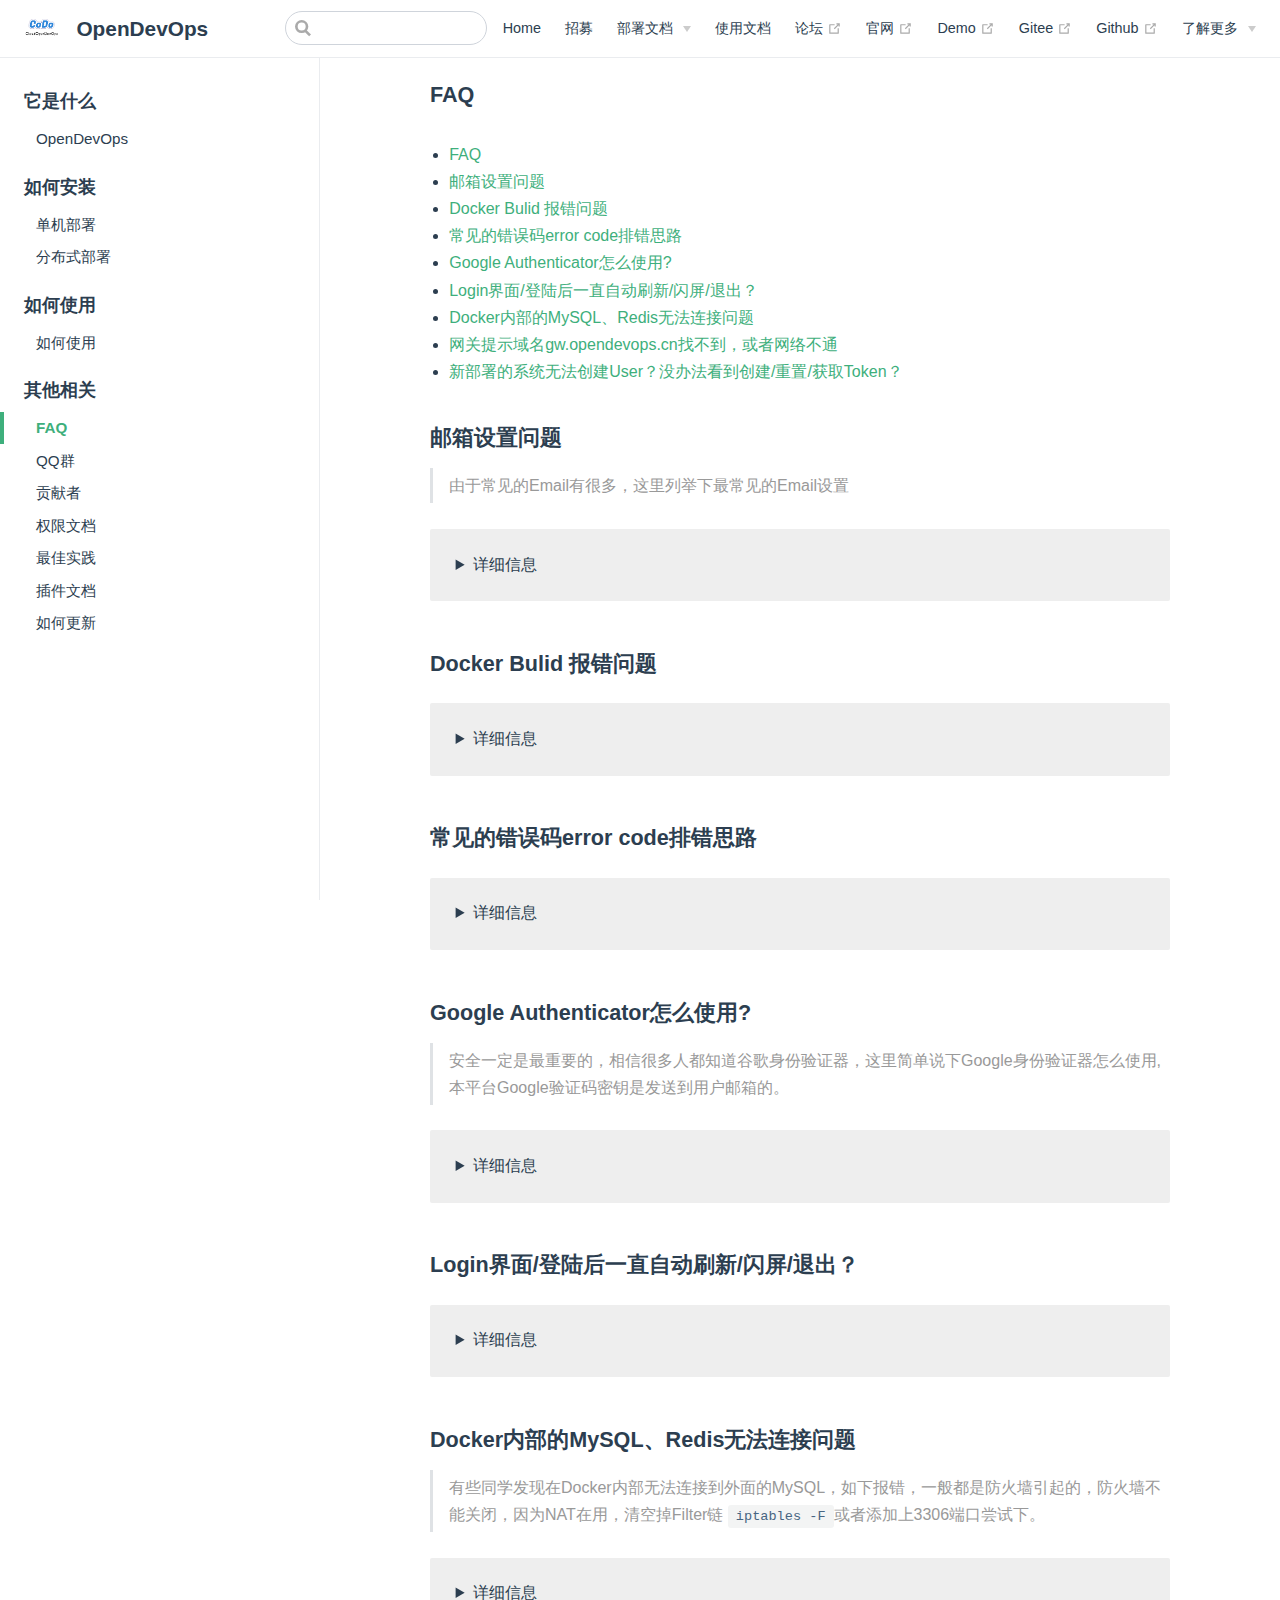
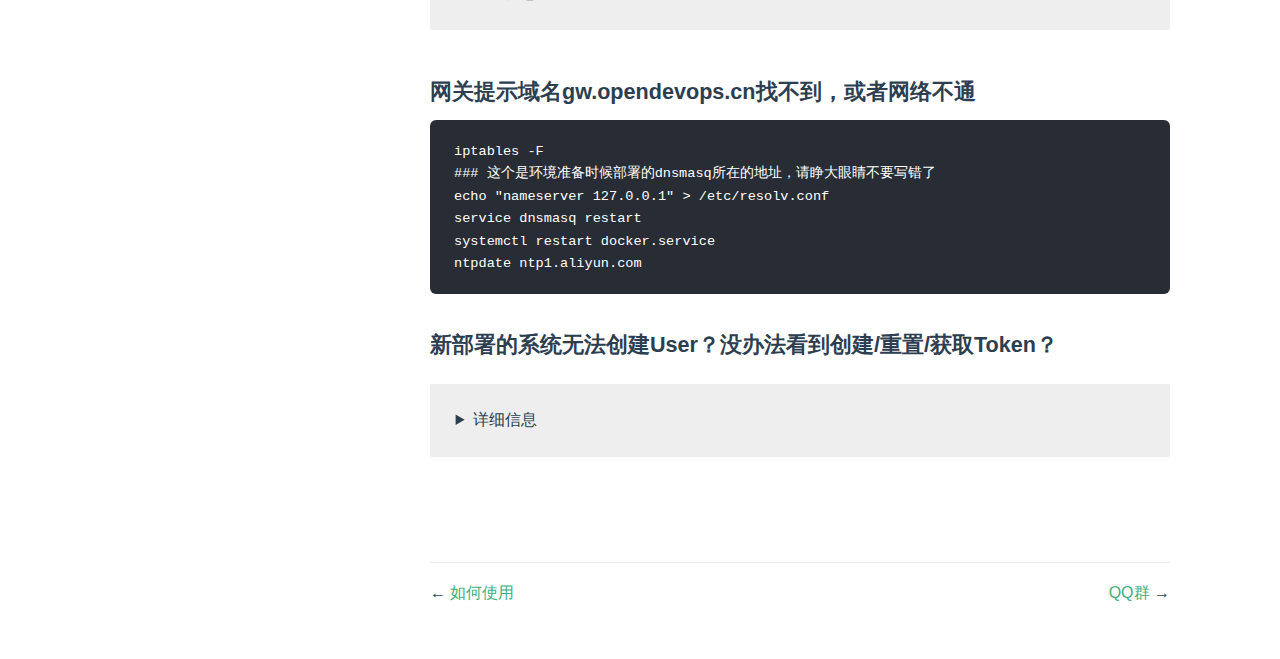
<file: zh/guide/more/faq/index.html>
<!DOCTYPE html>
<html lang="en-US">
  <head>
    <meta charset="utf-8">
    <meta name="viewport" content="width=device-width,initial-scale=1">
    <title>FAQ | OpenDevOps</title>
    <meta name="description" content=" Vue驱动的CoDo快速入门文档">
    <meta name="generator" content="VuePress 1.4.0">
    <link rel="icon" href="/favicon.ico">
    
    <link rel="preload" href="/assets/css/0.styles.4e9361f7.css" as="style"><link rel="preload" href="/assets/js/app.89276639.js" as="script"><link rel="preload" href="/assets/js/2.9156ae55.js" as="script"><link rel="preload" href="/assets/js/12.fabf50a1.js" as="script"><link rel="prefetch" href="/assets/js/10.75470305.js"><link rel="prefetch" href="/assets/js/11.e0f49dd3.js"><link rel="prefetch" href="/assets/js/13.bbfd8a28.js"><link rel="prefetch" href="/assets/js/14.dc616929.js"><link rel="prefetch" href="/assets/js/15.9d9169f1.js"><link rel="prefetch" href="/assets/js/16.380cd405.js"><link rel="prefetch" href="/assets/js/17.42d098f5.js"><link rel="prefetch" href="/assets/js/18.e49b2e2c.js"><link rel="prefetch" href="/assets/js/19.09b9f9a2.js"><link rel="prefetch" href="/assets/js/3.08124553.js"><link rel="prefetch" href="/assets/js/4.66e4f4ce.js"><link rel="prefetch" href="/assets/js/5.b2078b4c.js"><link rel="prefetch" href="/assets/js/6.968222b5.js"><link rel="prefetch" href="/assets/js/7.766020c9.js"><link rel="prefetch" href="/assets/js/8.2a908cc0.js"><link rel="prefetch" href="/assets/js/9.d122e540.js">
    <link rel="stylesheet" href="/assets/css/0.styles.4e9361f7.css">
  </head>
  <body>
    <div id="app" data-server-rendered="true"><div class="theme-container"><header class="navbar"><div class="sidebar-button"><svg xmlns="http://www.w3.org/2000/svg" aria-hidden="true" role="img" viewBox="0 0 448 512" class="icon"><path fill="currentColor" d="M436 124H12c-6.627 0-12-5.373-12-12V80c0-6.627 5.373-12 12-12h424c6.627 0 12 5.373 12 12v32c0 6.627-5.373 12-12 12zm0 160H12c-6.627 0-12-5.373-12-12v-32c0-6.627 5.373-12 12-12h424c6.627 0 12 5.373 12 12v32c0 6.627-5.373 12-12 12zm0 160H12c-6.627 0-12-5.373-12-12v-32c0-6.627 5.373-12 12-12h424c6.627 0 12 5.373 12 12v32c0 6.627-5.373 12-12 12z"></path></svg></div> <a href="/" class="home-link router-link-active"><img src="/logo.png" alt="OpenDevOps" class="logo"> <span class="site-name can-hide">OpenDevOps</span></a> <div class="links"><div class="search-box"><input aria-label="Search" autocomplete="off" spellcheck="false" value=""> <!----></div> <nav class="nav-links can-hide"><div class="nav-item"><a href="/" class="nav-link">
  Home
</a></div><div class="nav-item"><a href="/zh/ad/" class="nav-link">
  招募
</a></div><div class="nav-item"><div class="dropdown-wrapper"><button type="button" aria-label="部署文档" class="dropdown-title"><span class="title">部署文档</span> <span class="arrow right"></span></button> <ul class="nav-dropdown" style="display:none;"><li class="dropdown-item"><!----> <a href="/zh/guide/install/local/" class="nav-link">
  单机部署
</a></li><li class="dropdown-item"><!----> <a href="/zh/guide/install/distribute/" class="nav-link">
  分布式部署
</a></li></ul></div></div><div class="nav-item"><a href="/zh/guide/used/" class="nav-link">
  使用文档
</a></div><div class="nav-item"><a href="https://bbs.opendevops.cn/" target="_blank" rel="noopener noreferrer" class="nav-link external">
  论坛
  <svg xmlns="http://www.w3.org/2000/svg" aria-hidden="true" x="0px" y="0px" viewBox="0 0 100 100" width="15" height="15" class="icon outbound"><path fill="currentColor" d="M18.8,85.1h56l0,0c2.2,0,4-1.8,4-4v-32h-8v28h-48v-48h28v-8h-32l0,0c-2.2,0-4,1.8-4,4v56C14.8,83.3,16.6,85.1,18.8,85.1z"></path> <polygon fill="currentColor" points="45.7,48.7 51.3,54.3 77.2,28.5 77.2,37.2 85.2,37.2 85.2,14.9 62.8,14.9 62.8,22.9 71.5,22.9"></polygon></svg></a></div><div class="nav-item"><a href="https://www.opendevops.cn/" target="_blank" rel="noopener noreferrer" class="nav-link external">
  官网
  <svg xmlns="http://www.w3.org/2000/svg" aria-hidden="true" x="0px" y="0px" viewBox="0 0 100 100" width="15" height="15" class="icon outbound"><path fill="currentColor" d="M18.8,85.1h56l0,0c2.2,0,4-1.8,4-4v-32h-8v28h-48v-48h28v-8h-32l0,0c-2.2,0-4,1.8-4,4v56C14.8,83.3,16.6,85.1,18.8,85.1z"></path> <polygon fill="currentColor" points="45.7,48.7 51.3,54.3 77.2,28.5 77.2,37.2 85.2,37.2 85.2,14.9 62.8,14.9 62.8,22.9 71.5,22.9"></polygon></svg></a></div><div class="nav-item"><a href="https://demo.opendevops.cn/login" target="_blank" rel="noopener noreferrer" class="nav-link external">
  Demo
  <svg xmlns="http://www.w3.org/2000/svg" aria-hidden="true" x="0px" y="0px" viewBox="0 0 100 100" width="15" height="15" class="icon outbound"><path fill="currentColor" d="M18.8,85.1h56l0,0c2.2,0,4-1.8,4-4v-32h-8v28h-48v-48h28v-8h-32l0,0c-2.2,0-4,1.8-4,4v56C14.8,83.3,16.6,85.1,18.8,85.1z"></path> <polygon fill="currentColor" points="45.7,48.7 51.3,54.3 77.2,28.5 77.2,37.2 85.2,37.2 85.2,14.9 62.8,14.9 62.8,22.9 71.5,22.9"></polygon></svg></a></div><div class="nav-item"><a href="https://gitee.com/opendevops/opendevops" target="_blank" rel="noopener noreferrer" class="nav-link external">
  Gitee
  <svg xmlns="http://www.w3.org/2000/svg" aria-hidden="true" x="0px" y="0px" viewBox="0 0 100 100" width="15" height="15" class="icon outbound"><path fill="currentColor" d="M18.8,85.1h56l0,0c2.2,0,4-1.8,4-4v-32h-8v28h-48v-48h28v-8h-32l0,0c-2.2,0-4,1.8-4,4v56C14.8,83.3,16.6,85.1,18.8,85.1z"></path> <polygon fill="currentColor" points="45.7,48.7 51.3,54.3 77.2,28.5 77.2,37.2 85.2,37.2 85.2,14.9 62.8,14.9 62.8,22.9 71.5,22.9"></polygon></svg></a></div><div class="nav-item"><a href="https://github.com/opendevops-cn" target="_blank" rel="noopener noreferrer" class="nav-link external">
  Github
  <svg xmlns="http://www.w3.org/2000/svg" aria-hidden="true" x="0px" y="0px" viewBox="0 0 100 100" width="15" height="15" class="icon outbound"><path fill="currentColor" d="M18.8,85.1h56l0,0c2.2,0,4-1.8,4-4v-32h-8v28h-48v-48h28v-8h-32l0,0c-2.2,0-4,1.8-4,4v56C14.8,83.3,16.6,85.1,18.8,85.1z"></path> <polygon fill="currentColor" points="45.7,48.7 51.3,54.3 77.2,28.5 77.2,37.2 85.2,37.2 85.2,14.9 62.8,14.9 62.8,22.9 71.5,22.9"></polygon></svg></a></div><div class="nav-item"><div class="dropdown-wrapper"><button type="button" aria-label="了解更多" class="dropdown-title"><span class="title">了解更多</span> <span class="arrow right"></span></button> <ul class="nav-dropdown" style="display:none;"><li class="dropdown-item"><!----> <a href="/zh/guide/more/faq/" class="nav-link router-link-exact-active router-link-active">
  FAQ
</a></li><li class="dropdown-item"><!----> <a href="/zh/guide/more/qgroup/" class="nav-link">
  QQ群
</a></li><li class="dropdown-item"><!----> <a href="/zh/guide/more/contributor/" class="nav-link">
  贡献者
</a></li><li class="dropdown-item"><!----> <a href="/zh/guide/more/permission/" class="nav-link">
  权限文档
</a></li><li class="dropdown-item"><!----> <a href="/zh/guide/more/example/" class="nav-link">
  最佳示例
</a></li><li class="dropdown-item"><!----> <a href="/zh/guide/more/plugin/" class="nav-link">
  插件相关
</a></li><li class="dropdown-item"><!----> <a href="/zh/guide/more/update/" class="nav-link">
  如何更新
</a></li></ul></div></div> <!----></nav></div></header> <div class="sidebar-mask"></div> <aside class="sidebar"><nav class="nav-links"><div class="nav-item"><a href="/" class="nav-link">
  Home
</a></div><div class="nav-item"><a href="/zh/ad/" class="nav-link">
  招募
</a></div><div class="nav-item"><div class="dropdown-wrapper"><button type="button" aria-label="部署文档" class="dropdown-title"><span class="title">部署文档</span> <span class="arrow right"></span></button> <ul class="nav-dropdown" style="display:none;"><li class="dropdown-item"><!----> <a href="/zh/guide/install/local/" class="nav-link">
  单机部署
</a></li><li class="dropdown-item"><!----> <a href="/zh/guide/install/distribute/" class="nav-link">
  分布式部署
</a></li></ul></div></div><div class="nav-item"><a href="/zh/guide/used/" class="nav-link">
  使用文档
</a></div><div class="nav-item"><a href="https://bbs.opendevops.cn/" target="_blank" rel="noopener noreferrer" class="nav-link external">
  论坛
  <svg xmlns="http://www.w3.org/2000/svg" aria-hidden="true" x="0px" y="0px" viewBox="0 0 100 100" width="15" height="15" class="icon outbound"><path fill="currentColor" d="M18.8,85.1h56l0,0c2.2,0,4-1.8,4-4v-32h-8v28h-48v-48h28v-8h-32l0,0c-2.2,0-4,1.8-4,4v56C14.8,83.3,16.6,85.1,18.8,85.1z"></path> <polygon fill="currentColor" points="45.7,48.7 51.3,54.3 77.2,28.5 77.2,37.2 85.2,37.2 85.2,14.9 62.8,14.9 62.8,22.9 71.5,22.9"></polygon></svg></a></div><div class="nav-item"><a href="https://www.opendevops.cn/" target="_blank" rel="noopener noreferrer" class="nav-link external">
  官网
  <svg xmlns="http://www.w3.org/2000/svg" aria-hidden="true" x="0px" y="0px" viewBox="0 0 100 100" width="15" height="15" class="icon outbound"><path fill="currentColor" d="M18.8,85.1h56l0,0c2.2,0,4-1.8,4-4v-32h-8v28h-48v-48h28v-8h-32l0,0c-2.2,0-4,1.8-4,4v56C14.8,83.3,16.6,85.1,18.8,85.1z"></path> <polygon fill="currentColor" points="45.7,48.7 51.3,54.3 77.2,28.5 77.2,37.2 85.2,37.2 85.2,14.9 62.8,14.9 62.8,22.9 71.5,22.9"></polygon></svg></a></div><div class="nav-item"><a href="https://demo.opendevops.cn/login" target="_blank" rel="noopener noreferrer" class="nav-link external">
  Demo
  <svg xmlns="http://www.w3.org/2000/svg" aria-hidden="true" x="0px" y="0px" viewBox="0 0 100 100" width="15" height="15" class="icon outbound"><path fill="currentColor" d="M18.8,85.1h56l0,0c2.2,0,4-1.8,4-4v-32h-8v28h-48v-48h28v-8h-32l0,0c-2.2,0-4,1.8-4,4v56C14.8,83.3,16.6,85.1,18.8,85.1z"></path> <polygon fill="currentColor" points="45.7,48.7 51.3,54.3 77.2,28.5 77.2,37.2 85.2,37.2 85.2,14.9 62.8,14.9 62.8,22.9 71.5,22.9"></polygon></svg></a></div><div class="nav-item"><a href="https://gitee.com/opendevops/opendevops" target="_blank" rel="noopener noreferrer" class="nav-link external">
  Gitee
  <svg xmlns="http://www.w3.org/2000/svg" aria-hidden="true" x="0px" y="0px" viewBox="0 0 100 100" width="15" height="15" class="icon outbound"><path fill="currentColor" d="M18.8,85.1h56l0,0c2.2,0,4-1.8,4-4v-32h-8v28h-48v-48h28v-8h-32l0,0c-2.2,0-4,1.8-4,4v56C14.8,83.3,16.6,85.1,18.8,85.1z"></path> <polygon fill="currentColor" points="45.7,48.7 51.3,54.3 77.2,28.5 77.2,37.2 85.2,37.2 85.2,14.9 62.8,14.9 62.8,22.9 71.5,22.9"></polygon></svg></a></div><div class="nav-item"><a href="https://github.com/opendevops-cn" target="_blank" rel="noopener noreferrer" class="nav-link external">
  Github
  <svg xmlns="http://www.w3.org/2000/svg" aria-hidden="true" x="0px" y="0px" viewBox="0 0 100 100" width="15" height="15" class="icon outbound"><path fill="currentColor" d="M18.8,85.1h56l0,0c2.2,0,4-1.8,4-4v-32h-8v28h-48v-48h28v-8h-32l0,0c-2.2,0-4,1.8-4,4v56C14.8,83.3,16.6,85.1,18.8,85.1z"></path> <polygon fill="currentColor" points="45.7,48.7 51.3,54.3 77.2,28.5 77.2,37.2 85.2,37.2 85.2,14.9 62.8,14.9 62.8,22.9 71.5,22.9"></polygon></svg></a></div><div class="nav-item"><div class="dropdown-wrapper"><button type="button" aria-label="了解更多" class="dropdown-title"><span class="title">了解更多</span> <span class="arrow right"></span></button> <ul class="nav-dropdown" style="display:none;"><li class="dropdown-item"><!----> <a href="/zh/guide/more/faq/" class="nav-link router-link-exact-active router-link-active">
  FAQ
</a></li><li class="dropdown-item"><!----> <a href="/zh/guide/more/qgroup/" class="nav-link">
  QQ群
</a></li><li class="dropdown-item"><!----> <a href="/zh/guide/more/contributor/" class="nav-link">
  贡献者
</a></li><li class="dropdown-item"><!----> <a href="/zh/guide/more/permission/" class="nav-link">
  权限文档
</a></li><li class="dropdown-item"><!----> <a href="/zh/guide/more/example/" class="nav-link">
  最佳示例
</a></li><li class="dropdown-item"><!----> <a href="/zh/guide/more/plugin/" class="nav-link">
  插件相关
</a></li><li class="dropdown-item"><!----> <a href="/zh/guide/more/update/" class="nav-link">
  如何更新
</a></li></ul></div></div> <!----></nav>  <ul class="sidebar-links"><li><section class="sidebar-group depth-0"><p class="sidebar-heading"><span>它是什么</span> <!----></p> <ul class="sidebar-links sidebar-group-items"><li><a href="/zh/guide/" class="sidebar-link">OpenDevOps</a></li></ul></section></li><li><section class="sidebar-group depth-0"><p class="sidebar-heading"><span>如何安装</span> <!----></p> <ul class="sidebar-links sidebar-group-items"><li><a href="/zh/guide/install/local/" class="sidebar-link">单机部署</a></li><li><a href="/zh/guide/install/distribute/" class="sidebar-link">分布式部署</a></li></ul></section></li><li><section class="sidebar-group depth-0"><p class="sidebar-heading"><span>如何使用</span> <!----></p> <ul class="sidebar-links sidebar-group-items"><li><a href="/zh/guide/used/" class="sidebar-link">如何使用</a></li></ul></section></li><li><section class="sidebar-group depth-0"><p class="sidebar-heading open"><span>其他相关</span> <!----></p> <ul class="sidebar-links sidebar-group-items"><li><a href="/zh/guide/more/faq/" class="active sidebar-link">FAQ</a><ul class="sidebar-sub-headers"></ul></li><li><a href="/zh/guide/more/qgroup/" class="sidebar-link">QQ群</a></li><li><a href="/zh/guide/more/contributor/" class="sidebar-link">贡献者</a></li><li><a href="/zh/guide/more/permission/" class="sidebar-link">权限文档</a></li><li><a href="/zh/guide/more/example/" class="sidebar-link">最佳实践</a></li><li><a href="/zh/guide/more/plugin/" class="sidebar-link">插件文档</a></li><li><a href="/zh/guide/more/update/" class="sidebar-link">如何更新</a></li></ul></section></li></ul> </aside> <main class="page"> <div class="theme-default-content content__default"><h3 id="faq"><a href="#faq" class="header-anchor">#</a> FAQ</h3> <p></p><div class="table-of-contents"><ul><li><a href="#faq">FAQ</a></li><li><a href="#邮箱设置问题">邮箱设置问题</a></li><li><a href="#docker-bulid-报错问题">Docker Bulid 报错问题</a></li><li><a href="#常见的错误码error-code排错思路">常见的错误码error code排错思路</a></li><li><a href="#google-authenticator怎么使用">Google Authenticator怎么使用?</a></li><li><a href="#login界面-登陆后一直自动刷新-闪屏-退出？">Login界面/登陆后一直自动刷新/闪屏/退出？</a></li><li><a href="#docker内部的mysql、redis无法连接问题">Docker内部的MySQL、Redis无法连接问题</a></li><li><a href="#网关提示域名gw-opendevops-cn找不到，或者网络不通">网关提示域名gw.opendevops.cn找不到，或者网络不通</a></li><li><a href="#新部署的系统无法创建user？没办法看到创建-重置-获取token？">新部署的系统无法创建User？没办法看到创建/重置/获取Token？</a></li></ul></div><p></p> <h3 id="邮箱设置问题"><a href="#邮箱设置问题" class="header-anchor">#</a> 邮箱设置问题</h3> <blockquote><p>由于常见的Email有很多，这里列举下最常见的Email设置</p></blockquote> <details class="custom-block details"><summary>详细信息</summary> <ul><li><p>Q: QQ邮箱怎么设置？</p></li> <li><p>A: QQ邮箱主要注意使用网页生成授权码进行作为密码登陆</p> <ul><li><a href="https://service.mail.qq.com/cgi-bin/help?id=28&amp;no=167&amp;subtype=1" target="_blank" rel="noopener noreferrer">SMTP地址<svg xmlns="http://www.w3.org/2000/svg" aria-hidden="true" x="0px" y="0px" viewBox="0 0 100 100" width="15" height="15" class="icon outbound"><path fill="currentColor" d="M18.8,85.1h56l0,0c2.2,0,4-1.8,4-4v-32h-8v28h-48v-48h28v-8h-32l0,0c-2.2,0-4,1.8-4,4v56C14.8,83.3,16.6,85.1,18.8,85.1z"></path> <polygon fill="currentColor" points="45.7,48.7 51.3,54.3 77.2,28.5 77.2,37.2 85.2,37.2 85.2,14.9 62.8,14.9 62.8,22.9 71.5,22.9"></polygon></svg></a>：smtp.qq.com</li> <li>SMTP端口：465</li> <li>SSL加密：True, 开启</li> <li>用   户: &lt;your_qq&gt;@qq.com</li> <li>密   码： 授权码（一般为16位）</li></ul></li> <li><p>Q: 腾讯企业邮箱如何设置？</p></li> <li><p>A: 腾讯企业邮箱同QQ邮箱，唯一一点SMTP服务器不同</p> <ul><li><a href="https://service.exmail.qq.com/cgi-bin/help?subtype=1&amp;id=28&amp;no=1000585" target="_blank" rel="noopener noreferrer">SMTP地址<svg xmlns="http://www.w3.org/2000/svg" aria-hidden="true" x="0px" y="0px" viewBox="0 0 100 100" width="15" height="15" class="icon outbound"><path fill="currentColor" d="M18.8,85.1h56l0,0c2.2,0,4-1.8,4-4v-32h-8v28h-48v-48h28v-8h-32l0,0c-2.2,0-4,1.8-4,4v56C14.8,83.3,16.6,85.1,18.8,85.1z"></path> <polygon fill="currentColor" points="45.7,48.7 51.3,54.3 77.2,28.5 77.2,37.2 85.2,37.2 85.2,14.9 62.8,14.9 62.8,22.9 71.5,22.9"></polygon></svg></a>：smtp.exmail.qq.com</li> <li>SMTP端口：465</li> <li>SSL加密：True, 开启</li> <li>用   户: &lt;your_name&gt;@domain.com</li> <li>密   码： 授权码（一般为16位）</li></ul></li> <li><p>Q: 网易163邮箱如何设置？</p></li> <li><p>A: 同上，唯一一点SMTP服务器不同</p> <ul><li><a href="http://help.163.com/09/1223/14/5R7P3QI100753VB8.html" target="_blank" rel="noopener noreferrer">SMTP地址<svg xmlns="http://www.w3.org/2000/svg" aria-hidden="true" x="0px" y="0px" viewBox="0 0 100 100" width="15" height="15" class="icon outbound"><path fill="currentColor" d="M18.8,85.1h56l0,0c2.2,0,4-1.8,4-4v-32h-8v28h-48v-48h28v-8h-32l0,0c-2.2,0-4,1.8-4,4v56C14.8,83.3,16.6,85.1,18.8,85.1z"></path> <polygon fill="currentColor" points="45.7,48.7 51.3,54.3 77.2,28.5 77.2,37.2 85.2,37.2 85.2,14.9 62.8,14.9 62.8,22.9 71.5,22.9"></polygon></svg></a>：smtp.163.com</li> <li>SMTP端口：465</li> <li>SSL加密：True, 开启</li> <li>用   户: &lt;your_name&gt;@163.com</li> <li>密   码： 授权码（一般为16位）</li></ul></li> <li><p>Q: Gmail邮箱如何设置？</p></li> <li><p>A: Gmail邮箱考虑到安全，需要注意以下2步</p> <ul><li>首先开启Google 二步认证</li> <li><a href="https://support.google.com/mail/answer/185833?hl=zh-Hans" target="_blank" rel="noopener noreferrer">生成Google 应用专用密码<svg xmlns="http://www.w3.org/2000/svg" aria-hidden="true" x="0px" y="0px" viewBox="0 0 100 100" width="15" height="15" class="icon outbound"><path fill="currentColor" d="M18.8,85.1h56l0,0c2.2,0,4-1.8,4-4v-32h-8v28h-48v-48h28v-8h-32l0,0c-2.2,0-4,1.8-4,4v56C14.8,83.3,16.6,85.1,18.8,85.1z"></path> <polygon fill="currentColor" points="45.7,48.7 51.3,54.3 77.2,28.5 77.2,37.2 85.2,37.2 85.2,14.9 62.8,14.9 62.8,22.9 71.5,22.9"></polygon></svg></a></li> <li><a href="https://support.google.com/mail/answer/7126229?hl=zh-Hans&amp;visit_id=636771670247559816-1235179449&amp;rd=2" target="_blank" rel="noopener noreferrer">SMTP地址<svg xmlns="http://www.w3.org/2000/svg" aria-hidden="true" x="0px" y="0px" viewBox="0 0 100 100" width="15" height="15" class="icon outbound"><path fill="currentColor" d="M18.8,85.1h56l0,0c2.2,0,4-1.8,4-4v-32h-8v28h-48v-48h28v-8h-32l0,0c-2.2,0-4,1.8-4,4v56C14.8,83.3,16.6,85.1,18.8,85.1z"></path> <polygon fill="currentColor" points="45.7,48.7 51.3,54.3 77.2,28.5 77.2,37.2 85.2,37.2 85.2,14.9 62.8,14.9 62.8,22.9 71.5,22.9"></polygon></svg></a>：smtp.gmail.com</li> <li>SMTP端口：465</li> <li>SSL加密：True, 开启</li> <li>用   户: &lt;your_name&gt;@gmail.com</li> <li>密   码： 授权码（一般为16位）</li></ul></li></ul></details> <h3 id="docker-bulid-报错问题"><a href="#docker-bulid-报错问题" class="header-anchor">#</a> Docker Bulid 报错问题</h3> <details class="custom-block details"><summary>详细信息</summary> <ul><li>安装依赖报错：<code>Could not install packages due to an EnvironmentError'</code></li></ul> <div class="language- extra-class"><pre class="language-text"><code>错误信息：
Step 10/16 : RUN pip3 install --upgrade pip
---&gt; Running in 83716c526776

Collecting pip
Downloading https://files.pythonhosted.org/packages/c2/d7/90f34cb0d83a6c5631cf71dfe64cc1054598c843a92b400e55675cc2ac37/pip-18.1-py2.py3-none-any.whl (1.3MB)
Installing collected packages: pip
Found existing installation: pip 10.0.1
Uninstalling pip-10.0.1:
Successfully uninstalled pip-10.0.1
Could not install packages due to an EnvironmentError: [Errno 2] No such file or directory: '/tmp/pip-uninstall-y8n2hlf9/usr/local/bin/pip3'

The command '/bin/sh -c pip3 install --upgrade pip' returned a non-zero code: 1
</code></pre></div><ul><li>解决办法：</li></ul> <div class="language-shell extra-class"><pre class="language-shell"><code>
Python3x版本后Docker里面需要加入--user的参数，修改Dockerfile, 加上--user参数， 如：pip3 <span class="token function">install</span> --user --upgrade pip
</code></pre></div></details> <h3 id="常见的错误码error-code排错思路"><a href="#常见的错误码error-code排错思路" class="header-anchor">#</a> 常见的错误码error code排错思路</h3> <details class="custom-block details"><summary>详细信息</summary> <ul><li>404：  一般都是自己修改了域名或者配置错误，导致网关转发的时候没办法找到</li> <li>500：  每个模块服务的后端报错，具体可参看报错模块日志： /var/log/supervisor/</li> <li>502：  502错误是网关配置错误，请仔细检查网关配置和DNS配置，确保域名正常解析，且能访问。</li></ul></details> <h3 id="google-authenticator怎么使用"><a href="#google-authenticator怎么使用" class="header-anchor">#</a> Google Authenticator怎么使用?</h3> <blockquote><p>安全一定是最重要的，相信很多人都知道谷歌身份验证器，这里简单说下Google身份验证器怎么使用, 本平台Google验证码密钥是发送到用户邮箱的。</p></blockquote> <details class="custom-block details"><summary>详细信息</summary> <p><strong>下载谷歌验证器</strong></p> <ul><li>iOS用户登录AppStore搜索&quot;Authenticator&quot;</li> <li>安卓用户登录应用商店或利用手机浏览器搜索“谷歌验证器”下载,也可<a href="https://www.wandoujia.com/apps/com.google.android.apps.authenticator2" target="_blank" rel="noopener noreferrer">点击下载<svg xmlns="http://www.w3.org/2000/svg" aria-hidden="true" x="0px" y="0px" viewBox="0 0 100 100" width="15" height="15" class="icon outbound"><path fill="currentColor" d="M18.8,85.1h56l0,0c2.2,0,4-1.8,4-4v-32h-8v28h-48v-48h28v-8h-32l0,0c-2.2,0-4,1.8-4,4v56C14.8,83.3,16.6,85.1,18.8,85.1z"></path> <polygon fill="currentColor" points="45.7,48.7 51.3,54.3 77.2,28.5 77.2,37.2 85.2,37.2 85.2,14.9 62.8,14.9 62.8,22.9 71.5,22.9"></polygon></svg></a></li></ul> <p><strong>添加所需网站验证码</strong></p> <p><code>PS 由于国内Android多数都被阉割了Google框架，不能扫码的输入手动贴入密钥</code></p> <ul><li>扫描条形码</li></ul> <p><img src="/google_auth01.jpg" alt=""></p> <ul><li>手动输入密钥</li></ul> <p><img src="/google_auth02.jpg" alt=""></p> <p><strong>手机丢失怎么办</strong></p> <ol><li>你可以搜索你之前的邮件记录，或者自行记录保存下来</li> <li>对于CODO超级管理员可以登陆数据库自行查看，SQL语法：<code>select google_key from codo_admin.mg_users where username='codo_test';</code></li></ol></details> <h3 id="login界面-登陆后一直自动刷新-闪屏-退出？"><a href="#login界面-登陆后一直自动刷新-闪屏-退出？" class="header-anchor">#</a> Login界面/登陆后一直自动刷新/闪屏/退出？</h3> <details class="custom-block details"><summary>详细信息</summary> <p>Q：可以登陆进去，但是一直闪屏刷新/退出？</p> <p>A：出现这个问题是因为网关<code>token_secret</code>和<code>codo-admin</code>里面<code>token_secret</code>配置不一样，改成一样即可。
请仔细阅读网关配置中的注册API网关文件 <code>configs.lua</code>这块</p></details> <h3 id="docker内部的mysql、redis无法连接问题"><a href="#docker内部的mysql、redis无法连接问题" class="header-anchor">#</a> Docker内部的MySQL、Redis无法连接问题</h3> <blockquote><p>有些同学发现在Docker内部无法连接到外面的MySQL，如下报错，一般都是防火墙引起的，防火墙不能关闭，因为NAT在用，清空掉Filter链 <code>iptables -F</code>或者添加上3306端口尝试下。</p></blockquote> <details class="custom-block details"><summary>详细信息</summary> <p><img src="/243fb74c5a73af046696423d6ce7b92.png" alt=""></p></details> <h3 id="网关提示域名gw-opendevops-cn找不到，或者网络不通"><a href="#网关提示域名gw-opendevops-cn找不到，或者网络不通" class="header-anchor">#</a> 网关提示域名gw.opendevops.cn找不到，或者网络不通</h3> <div class="language- extra-class"><pre class="language-text"><code>iptables -F
### 这个是环境准备时候部署的dnsmasq所在的地址，请睁大眼睛不要写错了
echo &quot;nameserver 127.0.0.1&quot; &gt; /etc/resolv.conf   
service dnsmasq restart
systemctl restart docker.service
ntpdate ntp1.aliyun.com
</code></pre></div><h3 id="新部署的系统无法创建user？没办法看到创建-重置-获取token？"><a href="#新部署的系统无法创建user？没办法看到创建-重置-获取token？" class="header-anchor">#</a> 新部署的系统无法创建User？没办法看到创建/重置/获取Token？</h3> <details class="custom-block details"><summary>详细信息</summary> <p>Q：新部署的时候登陆进去，点击用户列表没办法创建/看不到重置密码/重置MFA按钮等问题？</p> <p>A：这个问题是因为没有创建角色，默认部署的时候权限/组件数据都是初始化进去的，但是角色需要用户自己创建，用户可以点击<strong>用户管理</strong>--&gt;<strong>角色管理</strong>  新建一个角色，给所有组件/菜单/权限  然后退出，强刷下浏览器就可以了</p> <p>操作步骤可参考：https://docs.opendevops.cn/zh/guide/more/permission/</p></details></div> <footer class="page-edit"><!----> <!----></footer> <div class="page-nav"><p class="inner"><span class="prev">
      ←
      <a href="/zh/guide/used/" class="prev">
        如何使用
      </a></span> <span class="next"><a href="/zh/guide/more/qgroup/">
        QQ群
      </a>
      →
    </span></p></div> </main></div><div class="global-ui"></div></div>
    <script src="/assets/js/app.89276639.js" defer></script><script src="/assets/js/2.9156ae55.js" defer></script><script src="/assets/js/12.fabf50a1.js" defer></script>
  </body>
</html>
</file>
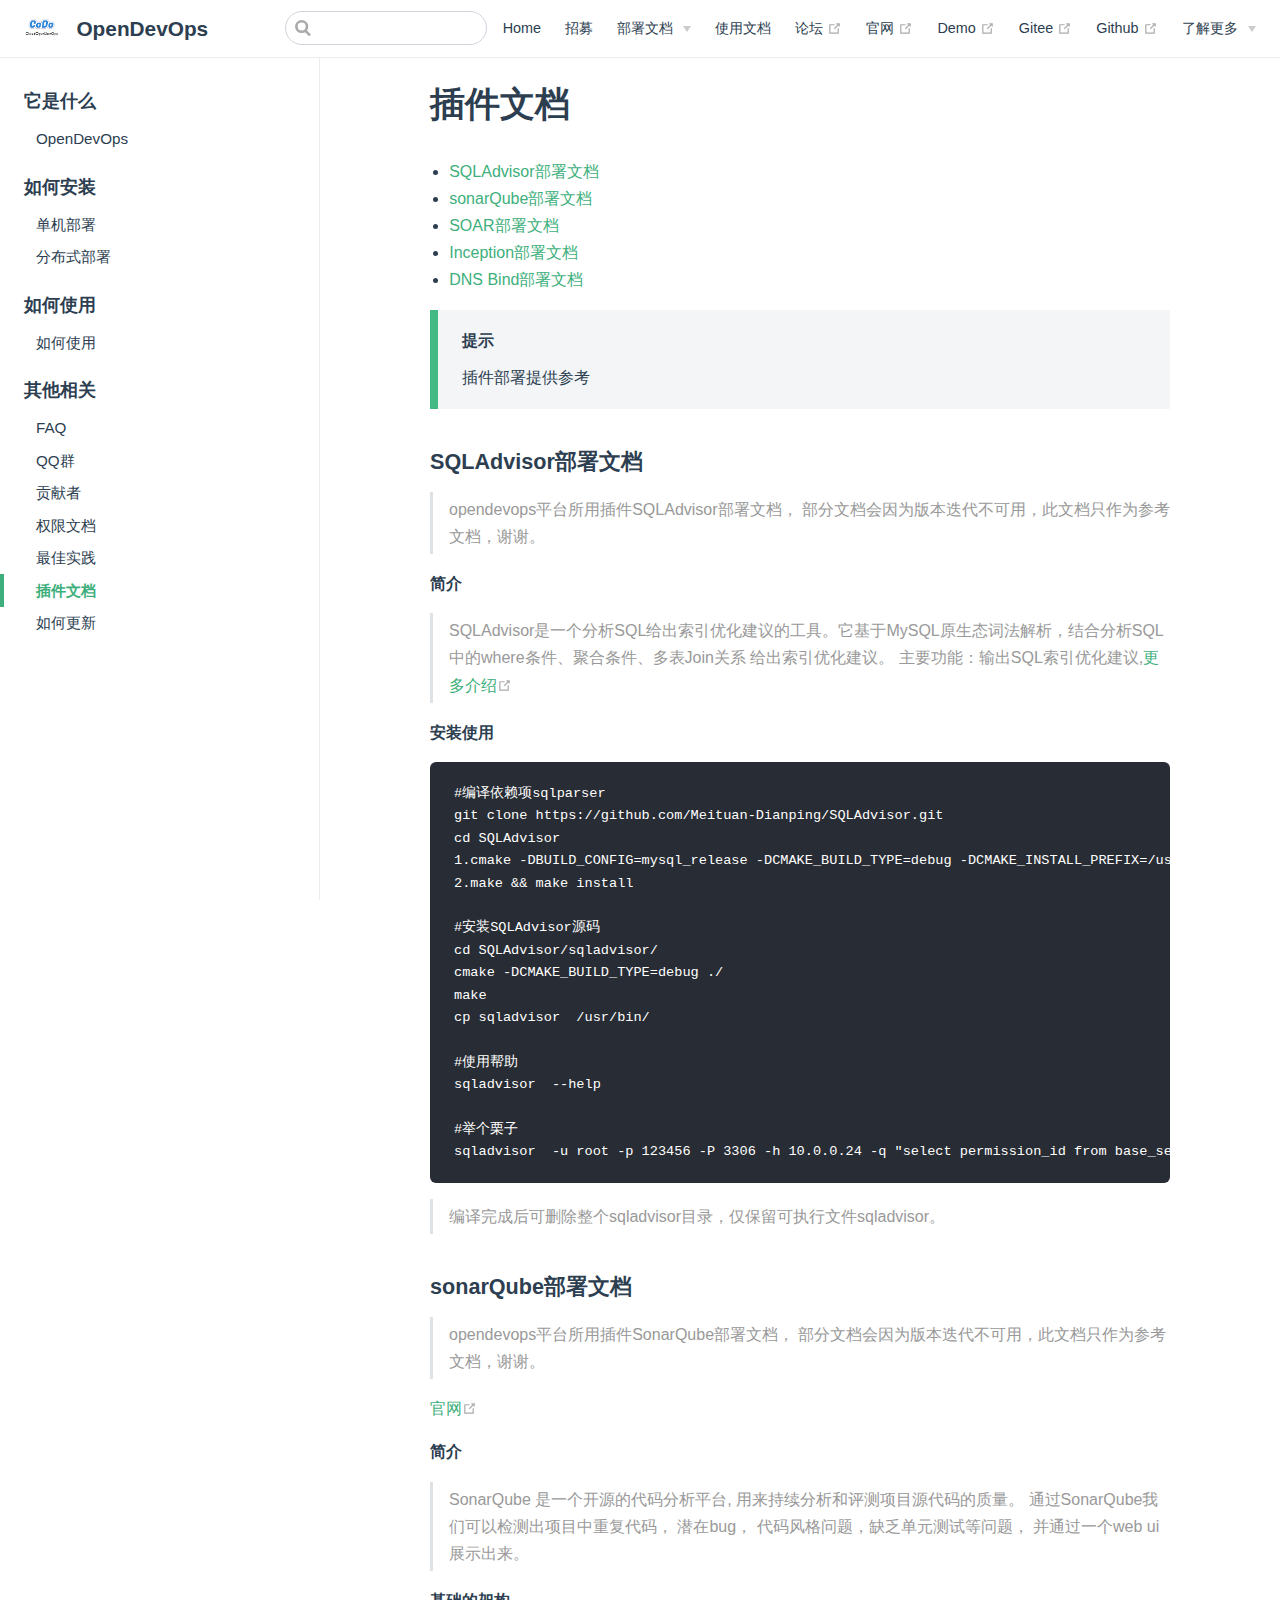
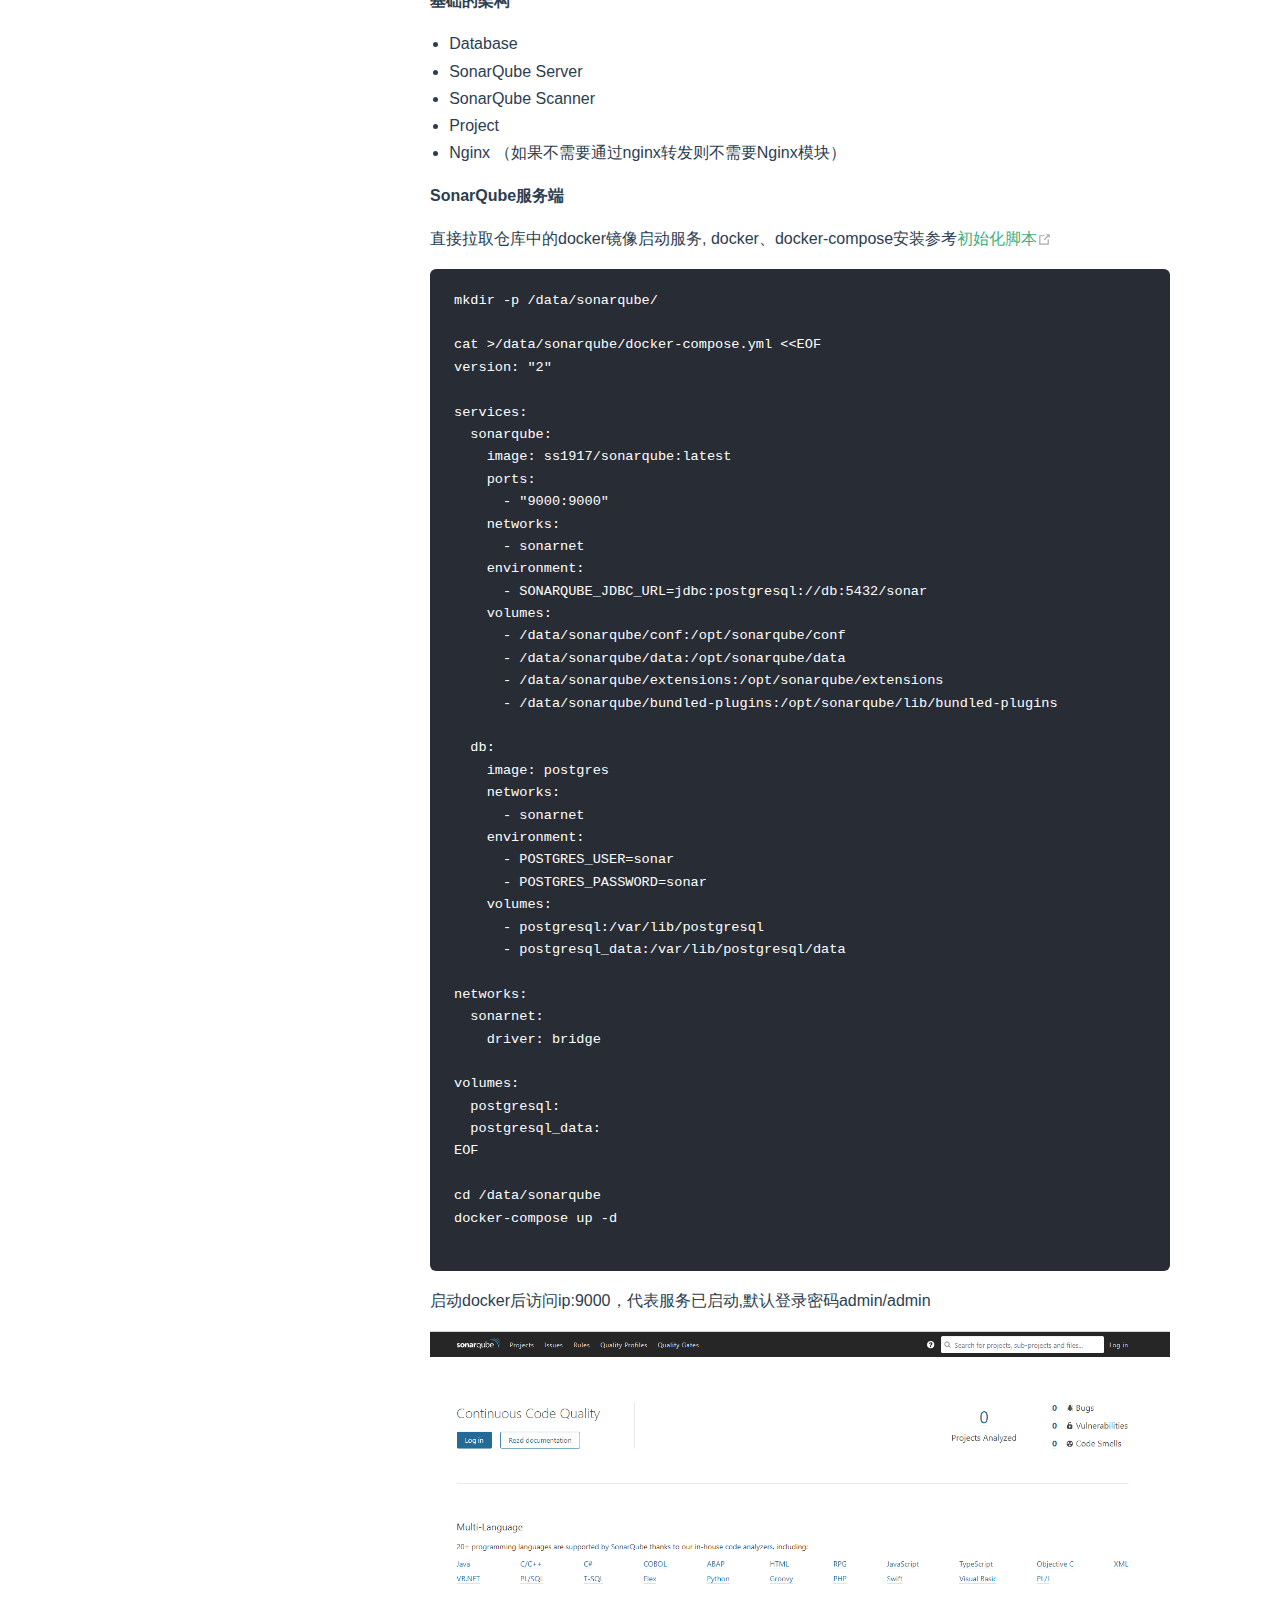
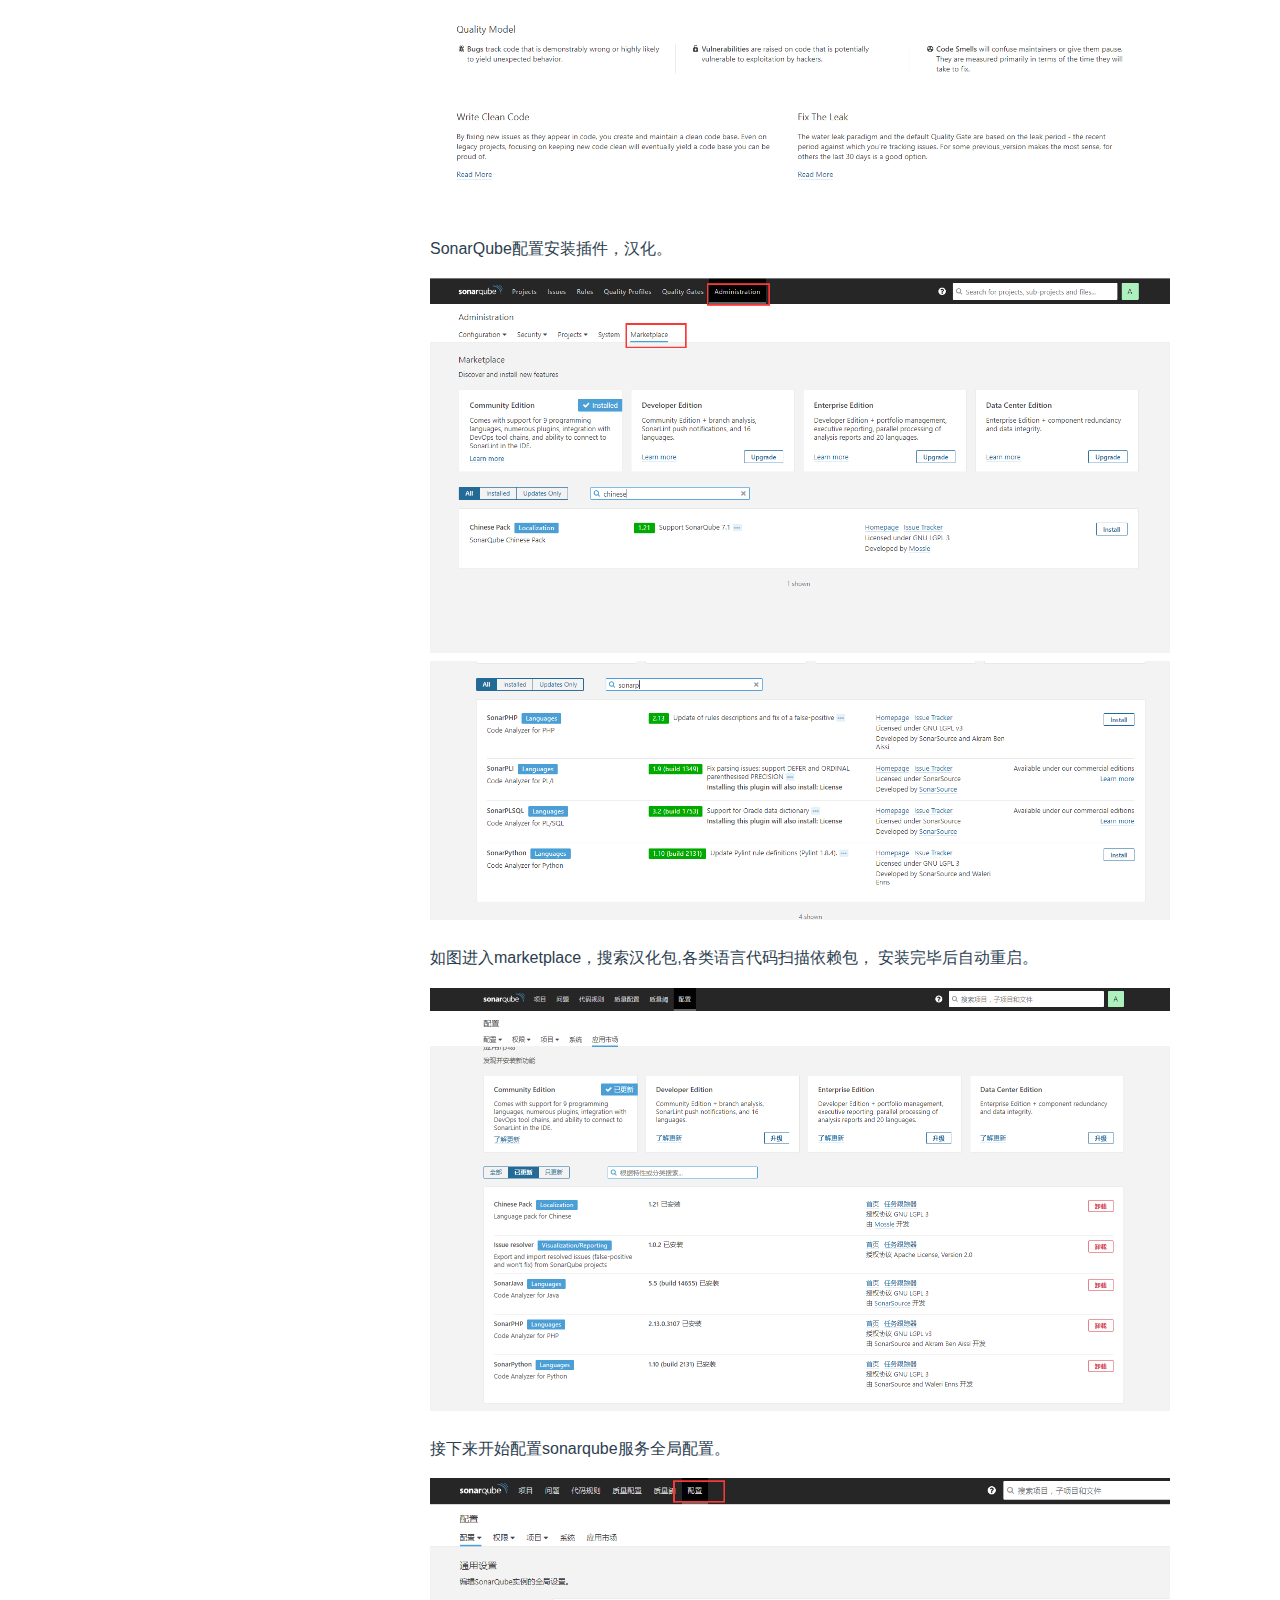
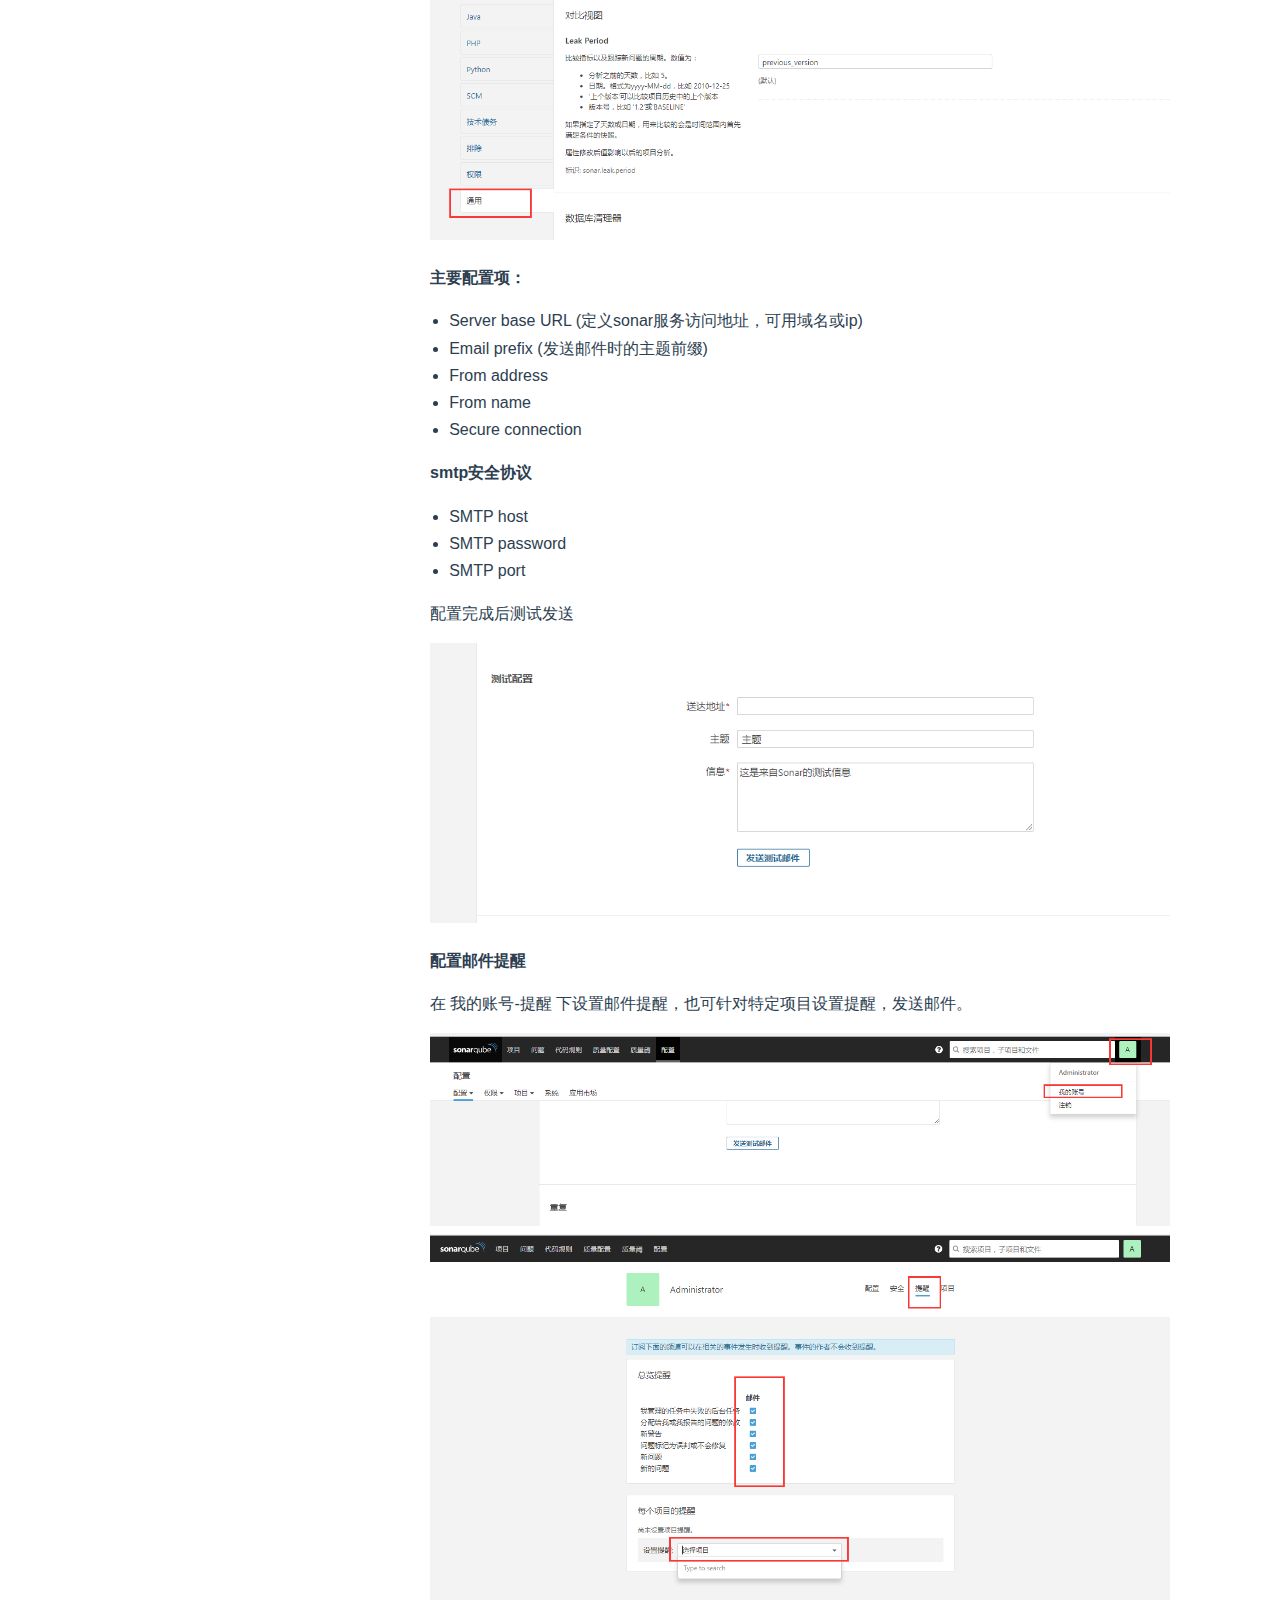
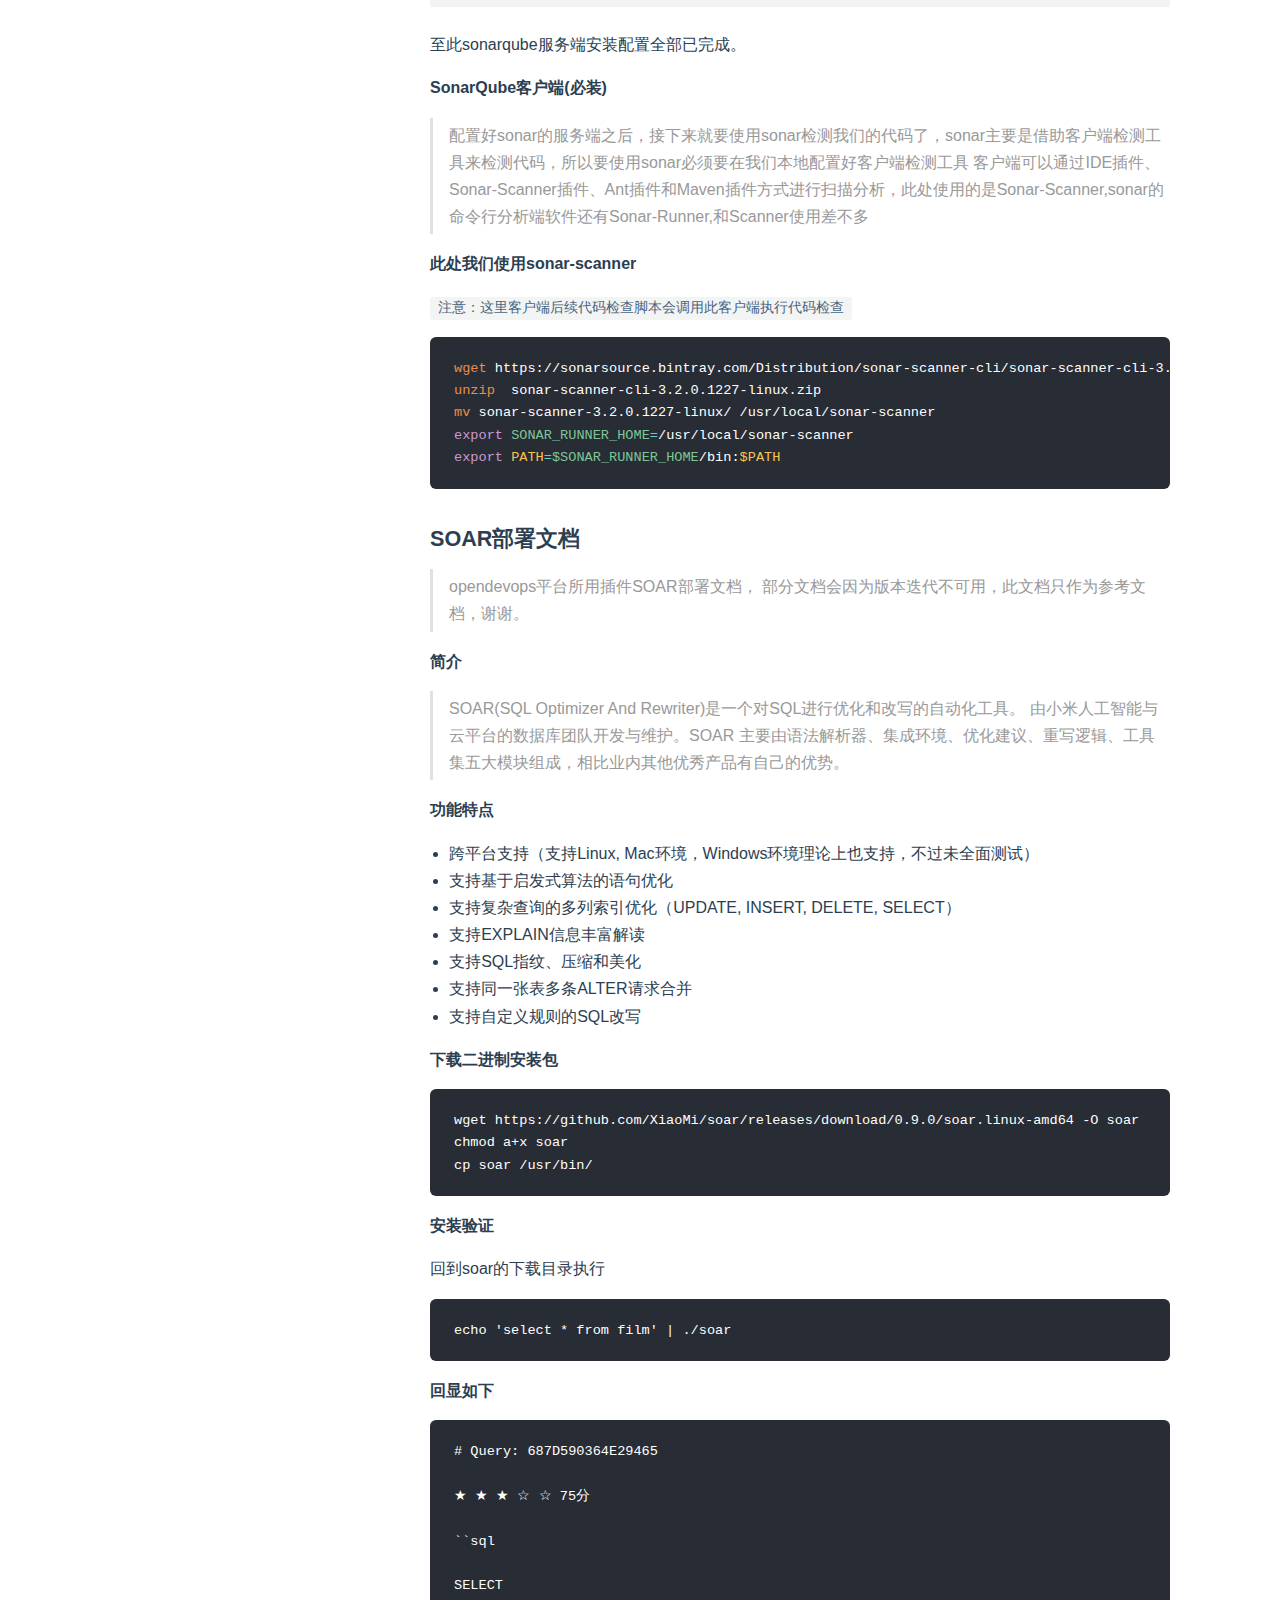
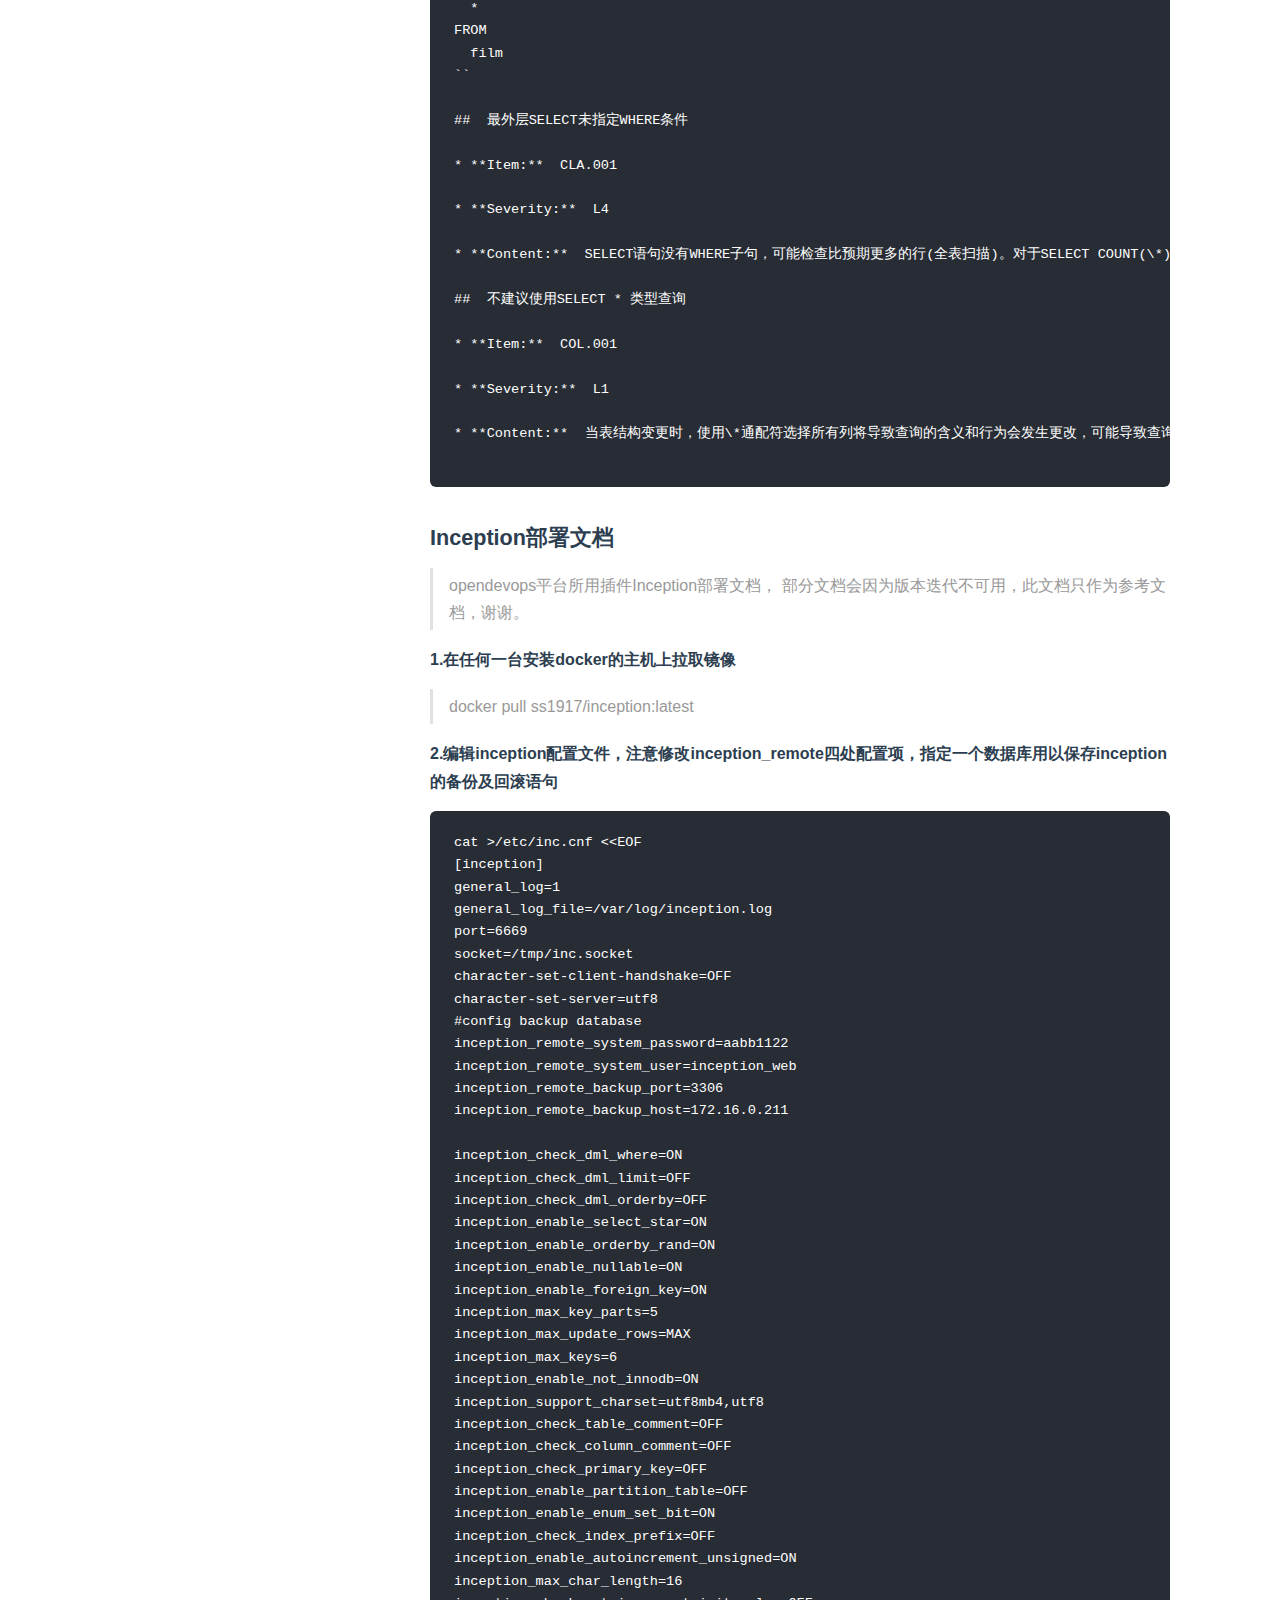
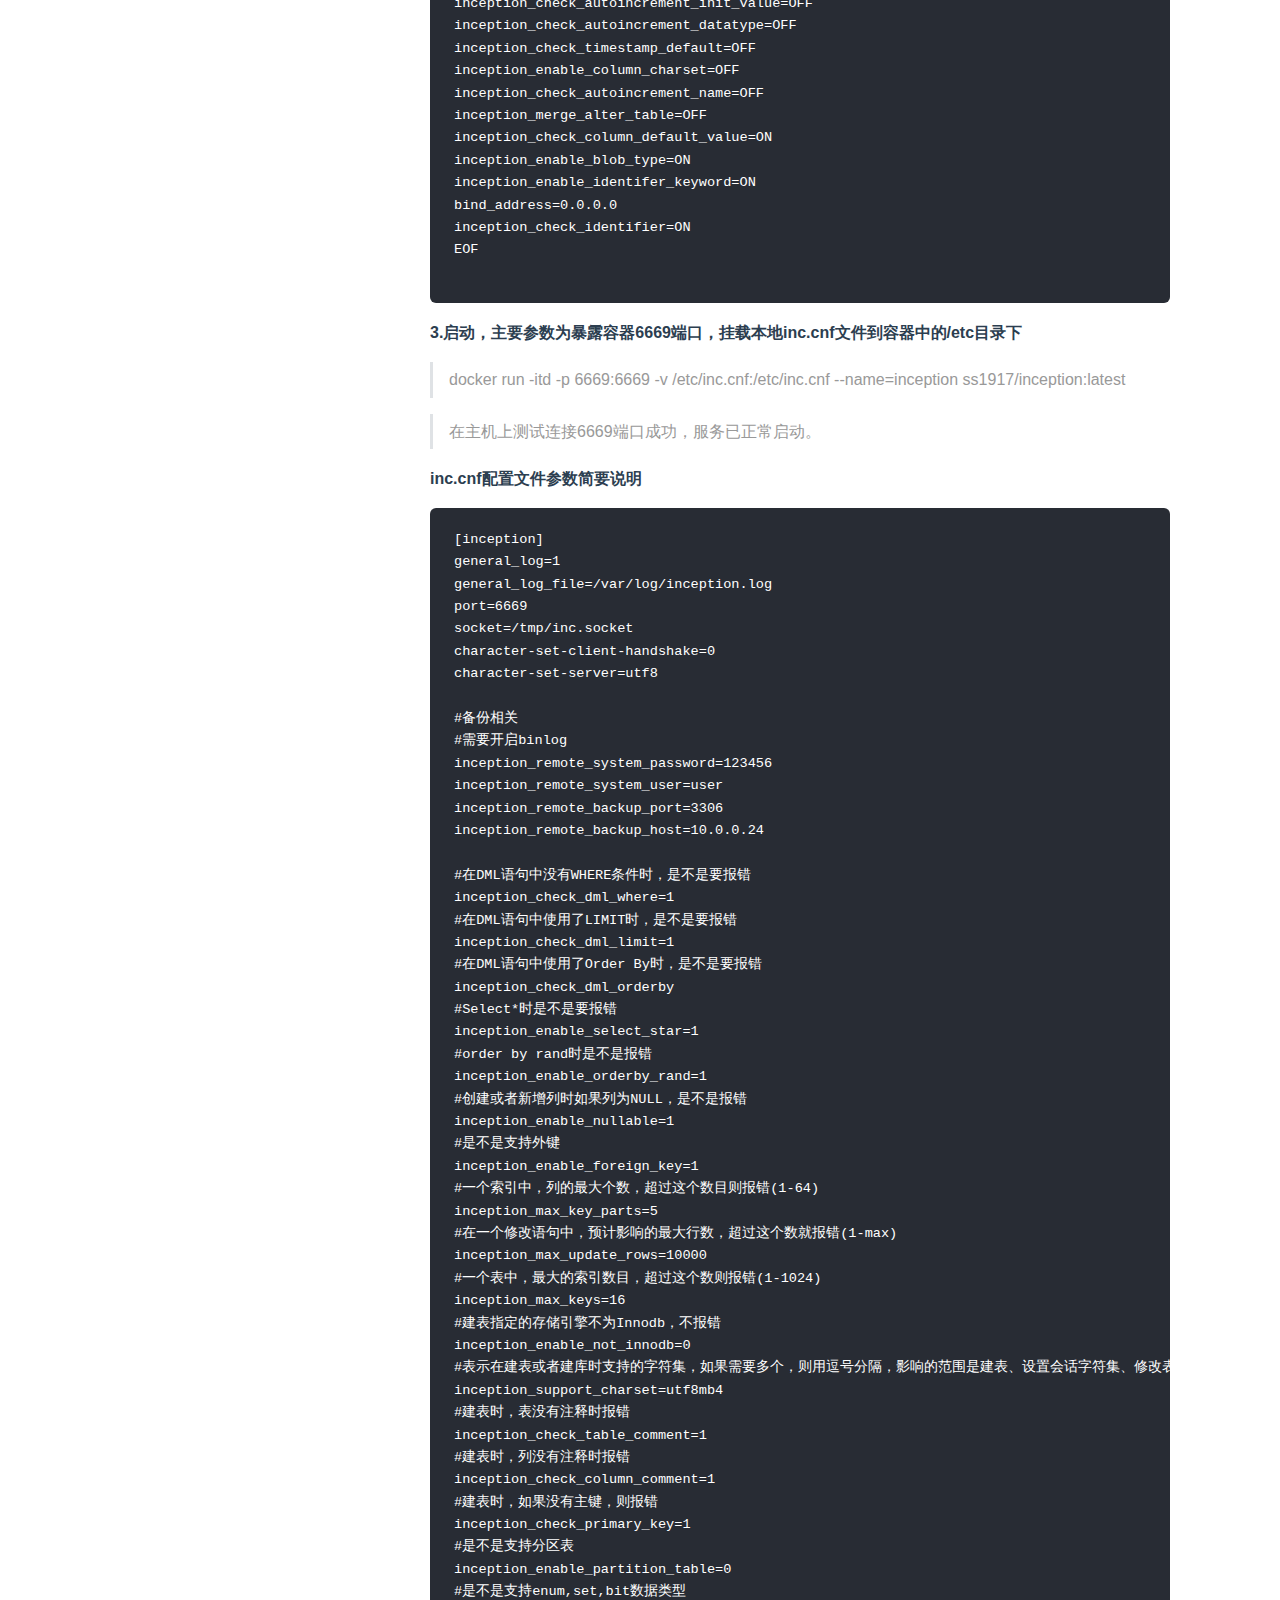
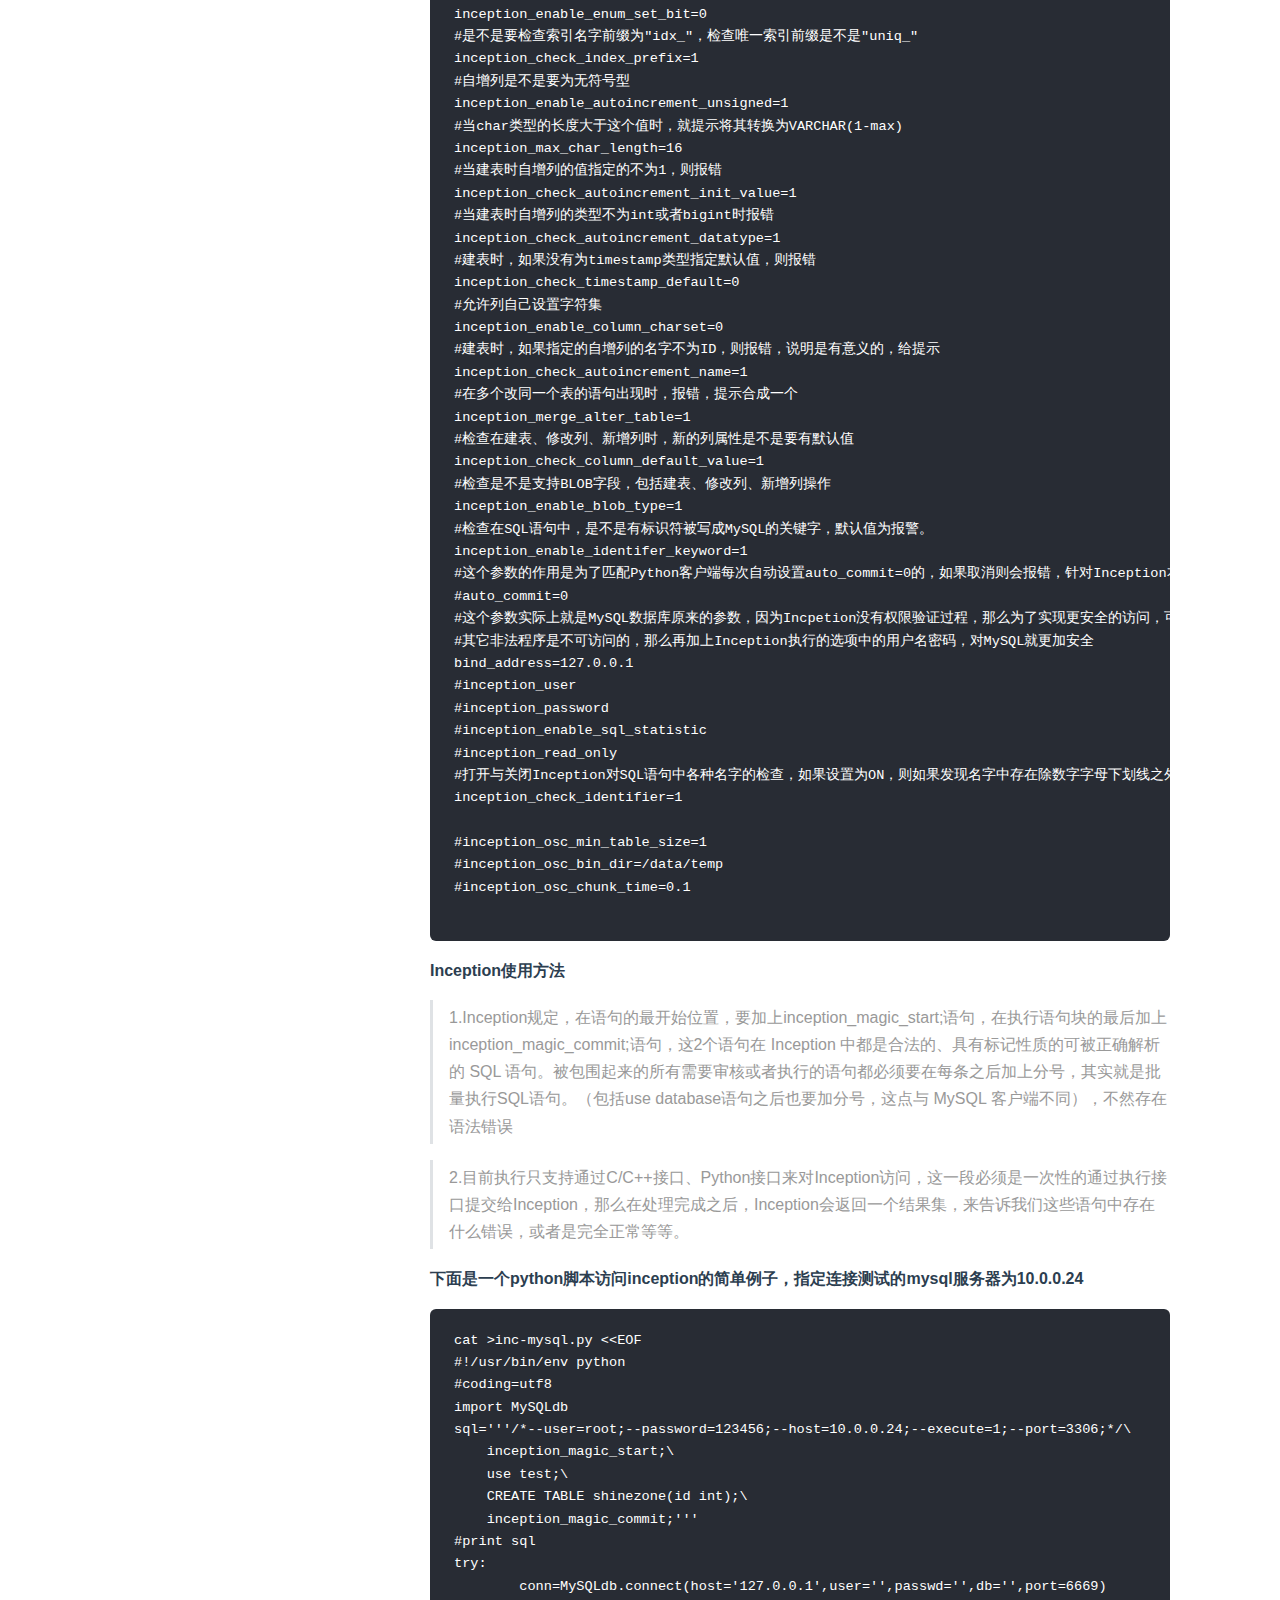
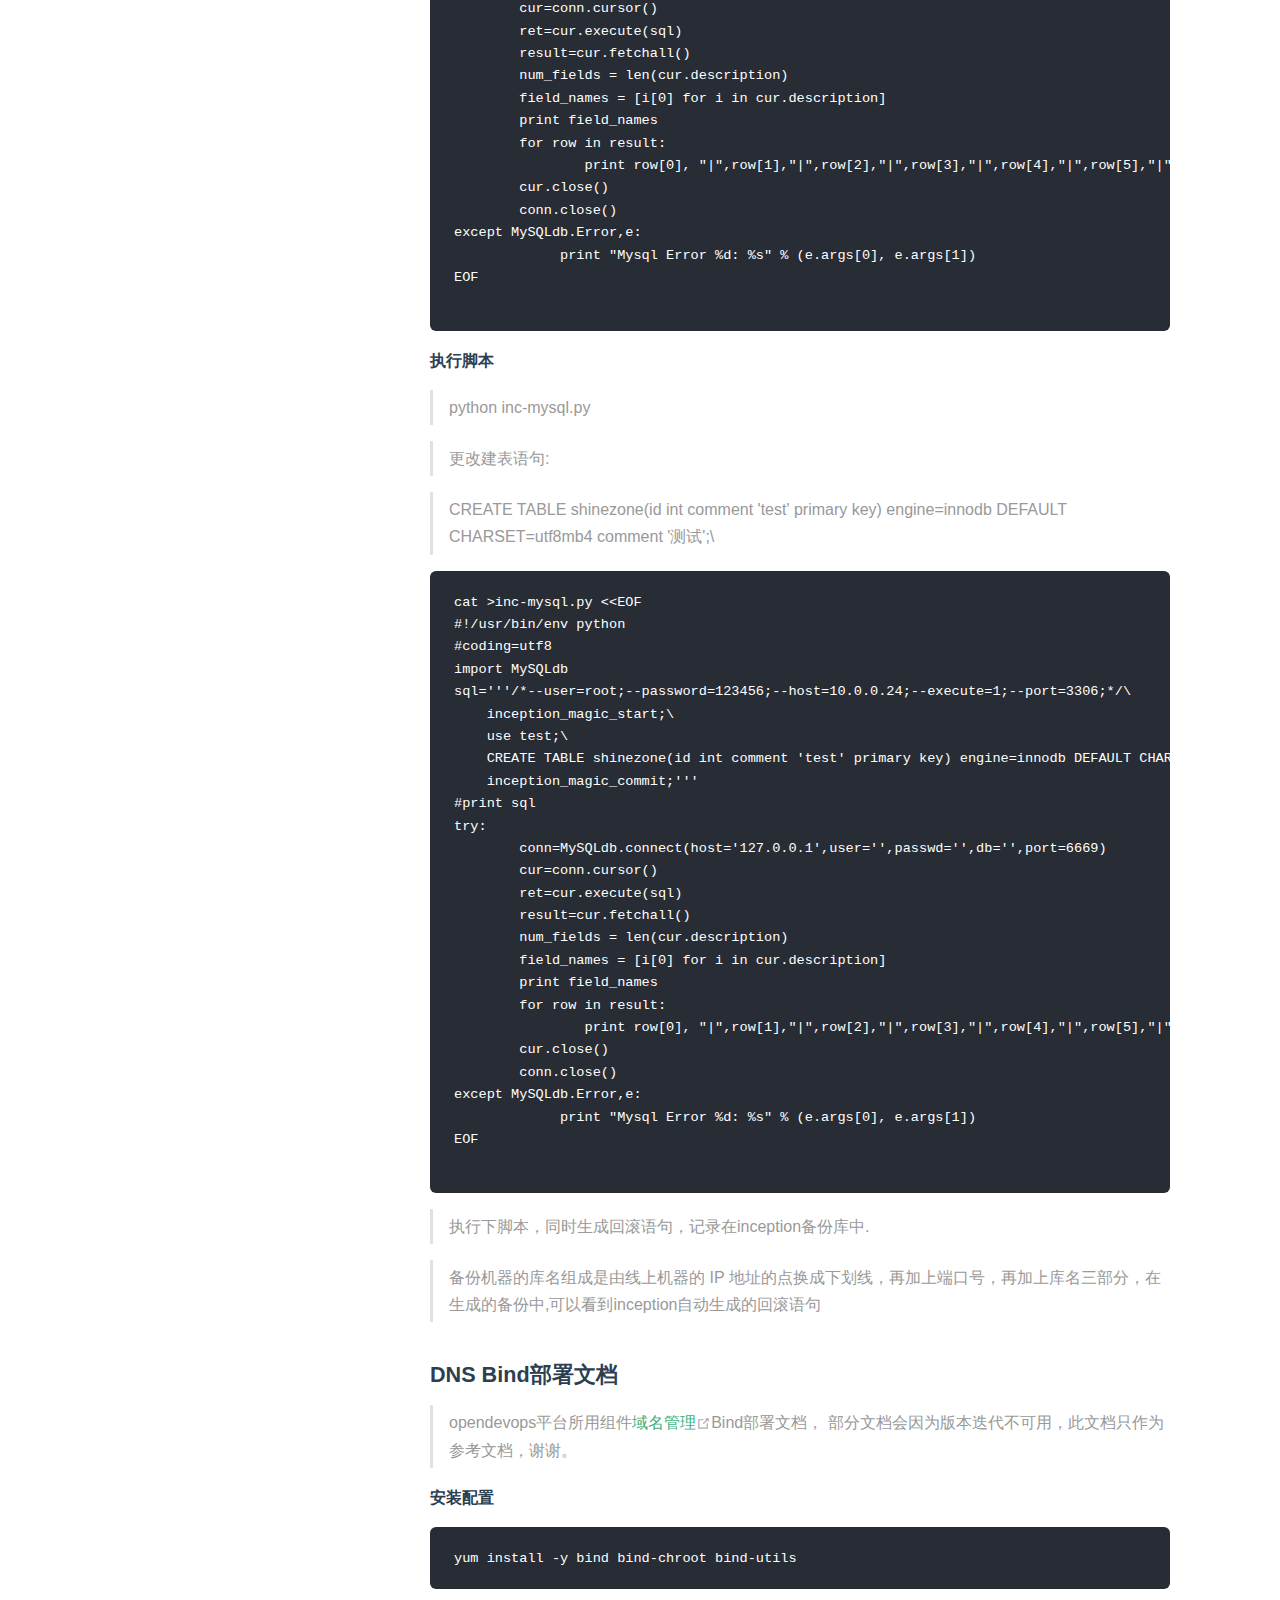
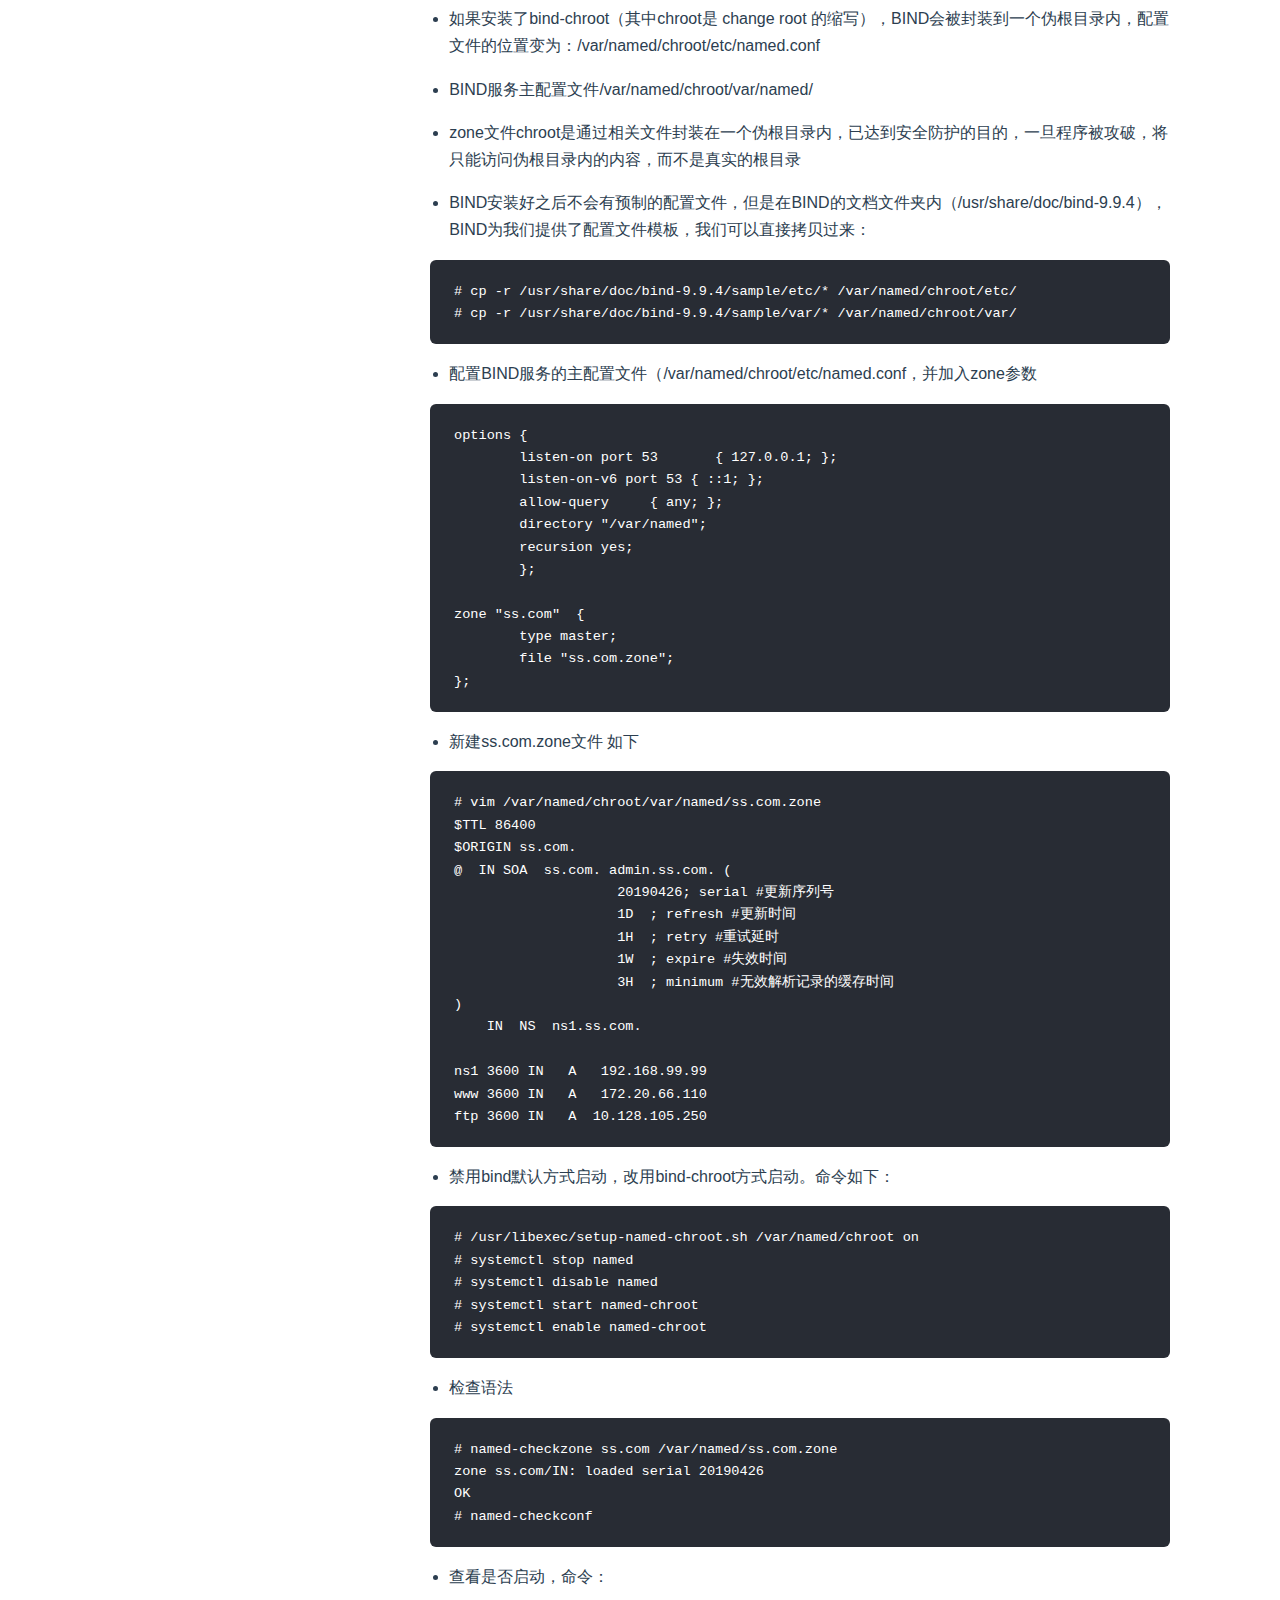
<file: zh/guide/more/plugin/index.html>
<!DOCTYPE html>
<html lang="en-US">
  <head>
    <meta charset="utf-8">
    <meta name="viewport" content="width=device-width,initial-scale=1">
    <title>插件文档 | OpenDevOps</title>
    <meta name="description" content=" Vue驱动的CoDo快速入门文档">
    <meta name="generator" content="VuePress 1.4.0">
    <link rel="icon" href="/favicon.ico">
    
    <link rel="preload" href="/assets/css/0.styles.4e9361f7.css" as="style"><link rel="preload" href="/assets/js/app.89276639.js" as="script"><link rel="preload" href="/assets/js/2.9156ae55.js" as="script"><link rel="preload" href="/assets/js/14.dc616929.js" as="script"><link rel="prefetch" href="/assets/js/10.75470305.js"><link rel="prefetch" href="/assets/js/11.e0f49dd3.js"><link rel="prefetch" href="/assets/js/12.fabf50a1.js"><link rel="prefetch" href="/assets/js/13.bbfd8a28.js"><link rel="prefetch" href="/assets/js/15.9d9169f1.js"><link rel="prefetch" href="/assets/js/16.380cd405.js"><link rel="prefetch" href="/assets/js/17.42d098f5.js"><link rel="prefetch" href="/assets/js/18.e49b2e2c.js"><link rel="prefetch" href="/assets/js/19.09b9f9a2.js"><link rel="prefetch" href="/assets/js/3.08124553.js"><link rel="prefetch" href="/assets/js/4.66e4f4ce.js"><link rel="prefetch" href="/assets/js/5.b2078b4c.js"><link rel="prefetch" href="/assets/js/6.968222b5.js"><link rel="prefetch" href="/assets/js/7.766020c9.js"><link rel="prefetch" href="/assets/js/8.2a908cc0.js"><link rel="prefetch" href="/assets/js/9.d122e540.js">
    <link rel="stylesheet" href="/assets/css/0.styles.4e9361f7.css">
  </head>
  <body>
    <div id="app" data-server-rendered="true"><div class="theme-container"><header class="navbar"><div class="sidebar-button"><svg xmlns="http://www.w3.org/2000/svg" aria-hidden="true" role="img" viewBox="0 0 448 512" class="icon"><path fill="currentColor" d="M436 124H12c-6.627 0-12-5.373-12-12V80c0-6.627 5.373-12 12-12h424c6.627 0 12 5.373 12 12v32c0 6.627-5.373 12-12 12zm0 160H12c-6.627 0-12-5.373-12-12v-32c0-6.627 5.373-12 12-12h424c6.627 0 12 5.373 12 12v32c0 6.627-5.373 12-12 12zm0 160H12c-6.627 0-12-5.373-12-12v-32c0-6.627 5.373-12 12-12h424c6.627 0 12 5.373 12 12v32c0 6.627-5.373 12-12 12z"></path></svg></div> <a href="/" class="home-link router-link-active"><img src="/logo.png" alt="OpenDevOps" class="logo"> <span class="site-name can-hide">OpenDevOps</span></a> <div class="links"><div class="search-box"><input aria-label="Search" autocomplete="off" spellcheck="false" value=""> <!----></div> <nav class="nav-links can-hide"><div class="nav-item"><a href="/" class="nav-link">
  Home
</a></div><div class="nav-item"><a href="/zh/ad/" class="nav-link">
  招募
</a></div><div class="nav-item"><div class="dropdown-wrapper"><button type="button" aria-label="部署文档" class="dropdown-title"><span class="title">部署文档</span> <span class="arrow right"></span></button> <ul class="nav-dropdown" style="display:none;"><li class="dropdown-item"><!----> <a href="/zh/guide/install/local/" class="nav-link">
  单机部署
</a></li><li class="dropdown-item"><!----> <a href="/zh/guide/install/distribute/" class="nav-link">
  分布式部署
</a></li></ul></div></div><div class="nav-item"><a href="/zh/guide/used/" class="nav-link">
  使用文档
</a></div><div class="nav-item"><a href="https://bbs.opendevops.cn/" target="_blank" rel="noopener noreferrer" class="nav-link external">
  论坛
  <svg xmlns="http://www.w3.org/2000/svg" aria-hidden="true" x="0px" y="0px" viewBox="0 0 100 100" width="15" height="15" class="icon outbound"><path fill="currentColor" d="M18.8,85.1h56l0,0c2.2,0,4-1.8,4-4v-32h-8v28h-48v-48h28v-8h-32l0,0c-2.2,0-4,1.8-4,4v56C14.8,83.3,16.6,85.1,18.8,85.1z"></path> <polygon fill="currentColor" points="45.7,48.7 51.3,54.3 77.2,28.5 77.2,37.2 85.2,37.2 85.2,14.9 62.8,14.9 62.8,22.9 71.5,22.9"></polygon></svg></a></div><div class="nav-item"><a href="https://www.opendevops.cn/" target="_blank" rel="noopener noreferrer" class="nav-link external">
  官网
  <svg xmlns="http://www.w3.org/2000/svg" aria-hidden="true" x="0px" y="0px" viewBox="0 0 100 100" width="15" height="15" class="icon outbound"><path fill="currentColor" d="M18.8,85.1h56l0,0c2.2,0,4-1.8,4-4v-32h-8v28h-48v-48h28v-8h-32l0,0c-2.2,0-4,1.8-4,4v56C14.8,83.3,16.6,85.1,18.8,85.1z"></path> <polygon fill="currentColor" points="45.7,48.7 51.3,54.3 77.2,28.5 77.2,37.2 85.2,37.2 85.2,14.9 62.8,14.9 62.8,22.9 71.5,22.9"></polygon></svg></a></div><div class="nav-item"><a href="https://demo.opendevops.cn/login" target="_blank" rel="noopener noreferrer" class="nav-link external">
  Demo
  <svg xmlns="http://www.w3.org/2000/svg" aria-hidden="true" x="0px" y="0px" viewBox="0 0 100 100" width="15" height="15" class="icon outbound"><path fill="currentColor" d="M18.8,85.1h56l0,0c2.2,0,4-1.8,4-4v-32h-8v28h-48v-48h28v-8h-32l0,0c-2.2,0-4,1.8-4,4v56C14.8,83.3,16.6,85.1,18.8,85.1z"></path> <polygon fill="currentColor" points="45.7,48.7 51.3,54.3 77.2,28.5 77.2,37.2 85.2,37.2 85.2,14.9 62.8,14.9 62.8,22.9 71.5,22.9"></polygon></svg></a></div><div class="nav-item"><a href="https://gitee.com/opendevops/opendevops" target="_blank" rel="noopener noreferrer" class="nav-link external">
  Gitee
  <svg xmlns="http://www.w3.org/2000/svg" aria-hidden="true" x="0px" y="0px" viewBox="0 0 100 100" width="15" height="15" class="icon outbound"><path fill="currentColor" d="M18.8,85.1h56l0,0c2.2,0,4-1.8,4-4v-32h-8v28h-48v-48h28v-8h-32l0,0c-2.2,0-4,1.8-4,4v56C14.8,83.3,16.6,85.1,18.8,85.1z"></path> <polygon fill="currentColor" points="45.7,48.7 51.3,54.3 77.2,28.5 77.2,37.2 85.2,37.2 85.2,14.9 62.8,14.9 62.8,22.9 71.5,22.9"></polygon></svg></a></div><div class="nav-item"><a href="https://github.com/opendevops-cn" target="_blank" rel="noopener noreferrer" class="nav-link external">
  Github
  <svg xmlns="http://www.w3.org/2000/svg" aria-hidden="true" x="0px" y="0px" viewBox="0 0 100 100" width="15" height="15" class="icon outbound"><path fill="currentColor" d="M18.8,85.1h56l0,0c2.2,0,4-1.8,4-4v-32h-8v28h-48v-48h28v-8h-32l0,0c-2.2,0-4,1.8-4,4v56C14.8,83.3,16.6,85.1,18.8,85.1z"></path> <polygon fill="currentColor" points="45.7,48.7 51.3,54.3 77.2,28.5 77.2,37.2 85.2,37.2 85.2,14.9 62.8,14.9 62.8,22.9 71.5,22.9"></polygon></svg></a></div><div class="nav-item"><div class="dropdown-wrapper"><button type="button" aria-label="了解更多" class="dropdown-title"><span class="title">了解更多</span> <span class="arrow right"></span></button> <ul class="nav-dropdown" style="display:none;"><li class="dropdown-item"><!----> <a href="/zh/guide/more/faq/" class="nav-link">
  FAQ
</a></li><li class="dropdown-item"><!----> <a href="/zh/guide/more/qgroup/" class="nav-link">
  QQ群
</a></li><li class="dropdown-item"><!----> <a href="/zh/guide/more/contributor/" class="nav-link">
  贡献者
</a></li><li class="dropdown-item"><!----> <a href="/zh/guide/more/permission/" class="nav-link">
  权限文档
</a></li><li class="dropdown-item"><!----> <a href="/zh/guide/more/example/" class="nav-link">
  最佳示例
</a></li><li class="dropdown-item"><!----> <a href="/zh/guide/more/plugin/" class="nav-link router-link-exact-active router-link-active">
  插件相关
</a></li><li class="dropdown-item"><!----> <a href="/zh/guide/more/update/" class="nav-link">
  如何更新
</a></li></ul></div></div> <!----></nav></div></header> <div class="sidebar-mask"></div> <aside class="sidebar"><nav class="nav-links"><div class="nav-item"><a href="/" class="nav-link">
  Home
</a></div><div class="nav-item"><a href="/zh/ad/" class="nav-link">
  招募
</a></div><div class="nav-item"><div class="dropdown-wrapper"><button type="button" aria-label="部署文档" class="dropdown-title"><span class="title">部署文档</span> <span class="arrow right"></span></button> <ul class="nav-dropdown" style="display:none;"><li class="dropdown-item"><!----> <a href="/zh/guide/install/local/" class="nav-link">
  单机部署
</a></li><li class="dropdown-item"><!----> <a href="/zh/guide/install/distribute/" class="nav-link">
  分布式部署
</a></li></ul></div></div><div class="nav-item"><a href="/zh/guide/used/" class="nav-link">
  使用文档
</a></div><div class="nav-item"><a href="https://bbs.opendevops.cn/" target="_blank" rel="noopener noreferrer" class="nav-link external">
  论坛
  <svg xmlns="http://www.w3.org/2000/svg" aria-hidden="true" x="0px" y="0px" viewBox="0 0 100 100" width="15" height="15" class="icon outbound"><path fill="currentColor" d="M18.8,85.1h56l0,0c2.2,0,4-1.8,4-4v-32h-8v28h-48v-48h28v-8h-32l0,0c-2.2,0-4,1.8-4,4v56C14.8,83.3,16.6,85.1,18.8,85.1z"></path> <polygon fill="currentColor" points="45.7,48.7 51.3,54.3 77.2,28.5 77.2,37.2 85.2,37.2 85.2,14.9 62.8,14.9 62.8,22.9 71.5,22.9"></polygon></svg></a></div><div class="nav-item"><a href="https://www.opendevops.cn/" target="_blank" rel="noopener noreferrer" class="nav-link external">
  官网
  <svg xmlns="http://www.w3.org/2000/svg" aria-hidden="true" x="0px" y="0px" viewBox="0 0 100 100" width="15" height="15" class="icon outbound"><path fill="currentColor" d="M18.8,85.1h56l0,0c2.2,0,4-1.8,4-4v-32h-8v28h-48v-48h28v-8h-32l0,0c-2.2,0-4,1.8-4,4v56C14.8,83.3,16.6,85.1,18.8,85.1z"></path> <polygon fill="currentColor" points="45.7,48.7 51.3,54.3 77.2,28.5 77.2,37.2 85.2,37.2 85.2,14.9 62.8,14.9 62.8,22.9 71.5,22.9"></polygon></svg></a></div><div class="nav-item"><a href="https://demo.opendevops.cn/login" target="_blank" rel="noopener noreferrer" class="nav-link external">
  Demo
  <svg xmlns="http://www.w3.org/2000/svg" aria-hidden="true" x="0px" y="0px" viewBox="0 0 100 100" width="15" height="15" class="icon outbound"><path fill="currentColor" d="M18.8,85.1h56l0,0c2.2,0,4-1.8,4-4v-32h-8v28h-48v-48h28v-8h-32l0,0c-2.2,0-4,1.8-4,4v56C14.8,83.3,16.6,85.1,18.8,85.1z"></path> <polygon fill="currentColor" points="45.7,48.7 51.3,54.3 77.2,28.5 77.2,37.2 85.2,37.2 85.2,14.9 62.8,14.9 62.8,22.9 71.5,22.9"></polygon></svg></a></div><div class="nav-item"><a href="https://gitee.com/opendevops/opendevops" target="_blank" rel="noopener noreferrer" class="nav-link external">
  Gitee
  <svg xmlns="http://www.w3.org/2000/svg" aria-hidden="true" x="0px" y="0px" viewBox="0 0 100 100" width="15" height="15" class="icon outbound"><path fill="currentColor" d="M18.8,85.1h56l0,0c2.2,0,4-1.8,4-4v-32h-8v28h-48v-48h28v-8h-32l0,0c-2.2,0-4,1.8-4,4v56C14.8,83.3,16.6,85.1,18.8,85.1z"></path> <polygon fill="currentColor" points="45.7,48.7 51.3,54.3 77.2,28.5 77.2,37.2 85.2,37.2 85.2,14.9 62.8,14.9 62.8,22.9 71.5,22.9"></polygon></svg></a></div><div class="nav-item"><a href="https://github.com/opendevops-cn" target="_blank" rel="noopener noreferrer" class="nav-link external">
  Github
  <svg xmlns="http://www.w3.org/2000/svg" aria-hidden="true" x="0px" y="0px" viewBox="0 0 100 100" width="15" height="15" class="icon outbound"><path fill="currentColor" d="M18.8,85.1h56l0,0c2.2,0,4-1.8,4-4v-32h-8v28h-48v-48h28v-8h-32l0,0c-2.2,0-4,1.8-4,4v56C14.8,83.3,16.6,85.1,18.8,85.1z"></path> <polygon fill="currentColor" points="45.7,48.7 51.3,54.3 77.2,28.5 77.2,37.2 85.2,37.2 85.2,14.9 62.8,14.9 62.8,22.9 71.5,22.9"></polygon></svg></a></div><div class="nav-item"><div class="dropdown-wrapper"><button type="button" aria-label="了解更多" class="dropdown-title"><span class="title">了解更多</span> <span class="arrow right"></span></button> <ul class="nav-dropdown" style="display:none;"><li class="dropdown-item"><!----> <a href="/zh/guide/more/faq/" class="nav-link">
  FAQ
</a></li><li class="dropdown-item"><!----> <a href="/zh/guide/more/qgroup/" class="nav-link">
  QQ群
</a></li><li class="dropdown-item"><!----> <a href="/zh/guide/more/contributor/" class="nav-link">
  贡献者
</a></li><li class="dropdown-item"><!----> <a href="/zh/guide/more/permission/" class="nav-link">
  权限文档
</a></li><li class="dropdown-item"><!----> <a href="/zh/guide/more/example/" class="nav-link">
  最佳示例
</a></li><li class="dropdown-item"><!----> <a href="/zh/guide/more/plugin/" class="nav-link router-link-exact-active router-link-active">
  插件相关
</a></li><li class="dropdown-item"><!----> <a href="/zh/guide/more/update/" class="nav-link">
  如何更新
</a></li></ul></div></div> <!----></nav>  <ul class="sidebar-links"><li><section class="sidebar-group depth-0"><p class="sidebar-heading"><span>它是什么</span> <!----></p> <ul class="sidebar-links sidebar-group-items"><li><a href="/zh/guide/" class="sidebar-link">OpenDevOps</a></li></ul></section></li><li><section class="sidebar-group depth-0"><p class="sidebar-heading"><span>如何安装</span> <!----></p> <ul class="sidebar-links sidebar-group-items"><li><a href="/zh/guide/install/local/" class="sidebar-link">单机部署</a></li><li><a href="/zh/guide/install/distribute/" class="sidebar-link">分布式部署</a></li></ul></section></li><li><section class="sidebar-group depth-0"><p class="sidebar-heading"><span>如何使用</span> <!----></p> <ul class="sidebar-links sidebar-group-items"><li><a href="/zh/guide/used/" class="sidebar-link">如何使用</a></li></ul></section></li><li><section class="sidebar-group depth-0"><p class="sidebar-heading open"><span>其他相关</span> <!----></p> <ul class="sidebar-links sidebar-group-items"><li><a href="/zh/guide/more/faq/" class="sidebar-link">FAQ</a></li><li><a href="/zh/guide/more/qgroup/" class="sidebar-link">QQ群</a></li><li><a href="/zh/guide/more/contributor/" class="sidebar-link">贡献者</a></li><li><a href="/zh/guide/more/permission/" class="sidebar-link">权限文档</a></li><li><a href="/zh/guide/more/example/" class="sidebar-link">最佳实践</a></li><li><a href="/zh/guide/more/plugin/" class="active sidebar-link">插件文档</a><ul class="sidebar-sub-headers"></ul></li><li><a href="/zh/guide/more/update/" class="sidebar-link">如何更新</a></li></ul></section></li></ul> </aside> <main class="page"> <div class="theme-default-content content__default"><h1 id="插件文档"><a href="#插件文档" class="header-anchor">#</a> 插件文档</h1> <p></p><div class="table-of-contents"><ul><li><a href="#sqladvisor部署文档">SQLAdvisor部署文档</a></li><li><a href="#sonarqube部署文档">sonarQube部署文档</a></li><li><a href="#soar部署文档">SOAR部署文档</a></li><li><a href="#inception部署文档">Inception部署文档</a></li><li><a href="#dns-bind部署文档">DNS Bind部署文档</a></li></ul></div><p></p> <div class="custom-block tip"><p class="custom-block-title">提示</p> <p>插件部署提供参考</p></div> <h3 id="sqladvisor部署文档"><a href="#sqladvisor部署文档" class="header-anchor">#</a> SQLAdvisor部署文档</h3> <blockquote><p>opendevops平台所用插件SQLAdvisor部署文档， 部分文档会因为版本迭代不可用，此文档只作为参考文档，谢谢。</p></blockquote> <p><strong>简介</strong></p> <blockquote><p>SQLAdvisor是一个分析SQL给出索引优化建议的工具。它基于MySQL原生态词法解析，结合分析SQL中的where条件、聚合条件、多表Join关系 给出索引优化建议。  主要功能：输出SQL索引优化建议,<a href="https://github.com/Meituan-Dianping/SQLAdvisor/blob/master/doc/THEORY_PRACTICES.md" target="_blank" rel="noopener noreferrer">更多介绍<svg xmlns="http://www.w3.org/2000/svg" aria-hidden="true" x="0px" y="0px" viewBox="0 0 100 100" width="15" height="15" class="icon outbound"><path fill="currentColor" d="M18.8,85.1h56l0,0c2.2,0,4-1.8,4-4v-32h-8v28h-48v-48h28v-8h-32l0,0c-2.2,0-4,1.8-4,4v56C14.8,83.3,16.6,85.1,18.8,85.1z"></path> <polygon fill="currentColor" points="45.7,48.7 51.3,54.3 77.2,28.5 77.2,37.2 85.2,37.2 85.2,14.9 62.8,14.9 62.8,22.9 71.5,22.9"></polygon></svg></a></p></blockquote> <p><strong>安装使用</strong></p> <div class="language- extra-class"><pre class="language-text"><code>#编译依赖项sqlparser
git clone https://github.com/Meituan-Dianping/SQLAdvisor.git
cd SQLAdvisor
1.cmake -DBUILD_CONFIG=mysql_release -DCMAKE_BUILD_TYPE=debug -DCMAKE_INSTALL_PREFIX=/usr/local/sqlparser ./
2.make &amp;&amp; make install

#安装SQLAdvisor源码
cd SQLAdvisor/sqladvisor/
cmake -DCMAKE_BUILD_TYPE=debug ./
make
cp sqladvisor  /usr/bin/

#使用帮助
sqladvisor  --help

#举个栗子
sqladvisor  -u root -p 123456 -P 3306 -h 10.0.0.24 -q &quot;select permission_id from base_server_user_group_permission_relation;&quot; -d work_permission_0 -v 1
</code></pre></div><blockquote><p>编译完成后可删除整个sqladvisor目录，仅保留可执行文件sqladvisor。</p></blockquote> <h3 id="sonarqube部署文档"><a href="#sonarqube部署文档" class="header-anchor">#</a> sonarQube部署文档</h3> <blockquote><p>opendevops平台所用插件SonarQube部署文档， 部分文档会因为版本迭代不可用，此文档只作为参考文档，谢谢。</p></blockquote> <p><a href="https://www.sonarqube.org/" target="_blank" rel="noopener noreferrer">官网<svg xmlns="http://www.w3.org/2000/svg" aria-hidden="true" x="0px" y="0px" viewBox="0 0 100 100" width="15" height="15" class="icon outbound"><path fill="currentColor" d="M18.8,85.1h56l0,0c2.2,0,4-1.8,4-4v-32h-8v28h-48v-48h28v-8h-32l0,0c-2.2,0-4,1.8-4,4v56C14.8,83.3,16.6,85.1,18.8,85.1z"></path> <polygon fill="currentColor" points="45.7,48.7 51.3,54.3 77.2,28.5 77.2,37.2 85.2,37.2 85.2,14.9 62.8,14.9 62.8,22.9 71.5,22.9"></polygon></svg></a></p> <p><strong>简介</strong></p> <blockquote><p>SonarQube 是一个开源的代码分析平台, 用来持续分析和评测项目源代码的质量。 通过SonarQube我们可以检测出项目中重复代码， 潜在bug， 代码风格问题，缺乏单元测试等问题， 并通过一个web ui展示出来。</p></blockquote> <p><strong>基础的架构</strong></p> <ul><li>Database</li> <li>SonarQube Server</li> <li>SonarQube Scanner</li> <li>Project</li> <li>Nginx （如果不需要通过nginx转发则不需要Nginx模块）</li></ul> <p><strong>SonarQube服务端</strong></p> <p>直接拉取仓库中的docker镜像启动服务, docker、docker-compose安装参考<a href="https://github.com/opendevops-cn/opendevops/tree/master/scripts" target="_blank" rel="noopener noreferrer">初始化脚本<svg xmlns="http://www.w3.org/2000/svg" aria-hidden="true" x="0px" y="0px" viewBox="0 0 100 100" width="15" height="15" class="icon outbound"><path fill="currentColor" d="M18.8,85.1h56l0,0c2.2,0,4-1.8,4-4v-32h-8v28h-48v-48h28v-8h-32l0,0c-2.2,0-4,1.8-4,4v56C14.8,83.3,16.6,85.1,18.8,85.1z"></path> <polygon fill="currentColor" points="45.7,48.7 51.3,54.3 77.2,28.5 77.2,37.2 85.2,37.2 85.2,14.9 62.8,14.9 62.8,22.9 71.5,22.9"></polygon></svg></a></p> <div class="language- extra-class"><pre class="language-text"><code>mkdir -p /data/sonarqube/

cat &gt;/data/sonarqube/docker-compose.yml &lt;&lt;EOF
version: &quot;2&quot;

services:
  sonarqube:
    image: ss1917/sonarqube:latest
    ports:
      - &quot;9000:9000&quot;
    networks:
      - sonarnet
    environment:
      - SONARQUBE_JDBC_URL=jdbc:postgresql://db:5432/sonar
    volumes:
      - /data/sonarqube/conf:/opt/sonarqube/conf
      - /data/sonarqube/data:/opt/sonarqube/data
      - /data/sonarqube/extensions:/opt/sonarqube/extensions
      - /data/sonarqube/bundled-plugins:/opt/sonarqube/lib/bundled-plugins

  db:
    image: postgres
    networks:
      - sonarnet
    environment:
      - POSTGRES_USER=sonar
      - POSTGRES_PASSWORD=sonar
    volumes:
      - postgresql:/var/lib/postgresql
      - postgresql_data:/var/lib/postgresql/data

networks:
  sonarnet:
    driver: bridge

volumes:
  postgresql:
  postgresql_data:
EOF

cd /data/sonarqube
docker-compose up -d

</code></pre></div><p>启动docker后访问ip:9000，代表服务已启动,默认登录密码admin/admin</p> <p><img src="/login_sonar.png" alt="login_sonar"></p> <p>SonarQube配置安装插件，汉化。</p> <p><img src="/chinese_plug.png" alt="chinese_plug"> <img src="/sonarp_plug.png" alt="sonarp_plug"></p> <p>如图进入marketplace，搜索汉化包,各类语言代码扫描依赖包， 安装完毕后自动重启。</p> <p><img src="/sonar_reboot.png" alt="sonar_reboot"></p> <p>接下来开始配置sonarqube服务全局配置。</p> <p><img src="/sonar_global.png" alt="sonar_global"></p> <p><strong>主要配置项：</strong></p> <ul><li>Server base URL (定义sonar服务访问地址，可用域名或ip)</li> <li>Email prefix (发送邮件时的主题前缀)</li> <li>From address</li> <li>From name</li> <li>Secure connection</li></ul> <p><strong>smtp安全协议</strong></p> <ul><li>SMTP host</li> <li>SMTP password</li> <li>SMTP port</li></ul> <p>配置完成后测试发送</p> <p><img src="/send_test.png" alt="send_test"></p> <p><strong>配置邮件提醒</strong></p> <p>在 我的账号-提醒 下设置邮件提醒，也可针对特定项目设置提醒，发送邮件。</p> <p><img src="/sonar_mail01.png" alt="sonar_mail01"> <img src="/sonar_mail02.png" alt="sonar_mail02"></p> <p>至此sonarqube服务端安装配置全部已完成。</p> <p><strong>SonarQube客户端(必装)</strong></p> <blockquote><p>配置好sonar的服务端之后，接下来就要使用sonar检测我们的代码了，sonar主要是借助客户端检测工具来检测代码，所以要使用sonar必须要在我们本地配置好客户端检测工具
客户端可以通过IDE插件、Sonar-Scanner插件、Ant插件和Maven插件方式进行扫描分析，此处使用的是Sonar-Scanner,sonar的命令行分析端软件还有Sonar-Runner,和Scanner使用差不多</p></blockquote> <p><strong>此处我们使用sonar-scanner</strong></p> <p><code>注意：这里客户端后续代码检查脚本会调用此客户端执行代码检查</code></p> <div class="language-shell extra-class"><pre class="language-shell"><code><span class="token function">wget</span> https://sonarsource.bintray.com/Distribution/sonar-scanner-cli/sonar-scanner-cli-3.2.0.1227-linux.zip
<span class="token function">unzip</span>  sonar-scanner-cli-3.2.0.1227-linux.zip
<span class="token function">mv</span> sonar-scanner-3.2.0.1227-linux/ /usr/local/sonar-scanner
<span class="token builtin class-name">export</span> <span class="token assign-left variable">SONAR_RUNNER_HOME</span><span class="token operator">=</span>/usr/local/sonar-scanner
<span class="token builtin class-name">export</span> <span class="token assign-left variable"><span class="token environment constant">PATH</span></span><span class="token operator">=</span><span class="token variable">$SONAR_RUNNER_HOME</span>/bin:<span class="token environment constant">$PATH</span>
</code></pre></div><h3 id="soar部署文档"><a href="#soar部署文档" class="header-anchor">#</a> SOAR部署文档</h3> <blockquote><p>opendevops平台所用插件SOAR部署文档， 部分文档会因为版本迭代不可用，此文档只作为参考文档，谢谢。</p></blockquote> <p><strong>简介</strong></p> <blockquote><p>SOAR(SQL Optimizer And Rewriter)是一个对SQL进行优化和改写的自动化工具。 由小米人工智能与云平台的数据库团队开发与维护。SOAR 主要由语法解析器、集成环境、优化建议、重写逻辑、工具集五大模块组成，相比业内其他优秀产品有自己的优势。</p></blockquote> <p><strong>功能特点</strong></p> <ul><li>跨平台支持（支持Linux, Mac环境，Windows环境理论上也支持，不过未全面测试）</li> <li>支持基于启发式算法的语句优化</li> <li>支持复杂查询的多列索引优化（UPDATE, INSERT, DELETE, SELECT）</li> <li>支持EXPLAIN信息丰富解读</li> <li>支持SQL指纹、压缩和美化</li> <li>支持同一张表多条ALTER请求合并</li> <li>支持自定义规则的SQL改写</li></ul> <p><strong>下载二进制安装包</strong></p> <div class="language- extra-class"><pre class="language-text"><code>wget https://github.com/XiaoMi/soar/releases/download/0.9.0/soar.linux-amd64 -O soar
chmod a+x soar
cp soar /usr/bin/
</code></pre></div><p><strong>安装验证</strong></p> <p>回到soar的下载目录执行</p> <div class="language- extra-class"><pre class="language-text"><code>echo 'select * from film' | ./soar
</code></pre></div><p><strong>回显如下</strong></p> <div class="language- extra-class"><pre class="language-text"><code># Query: 687D590364E29465

★ ★ ★ ☆ ☆ 75分

``sql

SELECT  
  * 
FROM  
  film
``

##  最外层SELECT未指定WHERE条件

* **Item:**  CLA.001

* **Severity:**  L4

* **Content:**  SELECT语句没有WHERE子句，可能检查比预期更多的行(全表扫描)。对于SELECT COUNT(\*)类型的请求如果不要求精度，建议使用SHOW TABLE STATUS或EXPLAIN替代。

##  不建议使用SELECT * 类型查询

* **Item:**  COL.001

* **Severity:**  L1

* **Content:**  当表结构变更时，使用\*通配符选择所有列将导致查询的含义和行为会发生更改，可能导致查询返回更多的数据。

</code></pre></div><h3 id="inception部署文档"><a href="#inception部署文档" class="header-anchor">#</a> Inception部署文档</h3> <blockquote><p>opendevops平台所用插件Inception部署文档， 部分文档会因为版本迭代不可用，此文档只作为参考文档，谢谢。</p></blockquote> <p><strong>1.在任何一台安装docker的主机上拉取镜像</strong></p> <blockquote><p>docker pull ss1917/inception:latest</p></blockquote> <p><strong>2.编辑inception配置文件，注意修改inception_remote四处配置项，指定一个数据库用以保存inception的备份及回滚语句</strong></p> <div class="language- extra-class"><pre class="language-text"><code>cat &gt;/etc/inc.cnf &lt;&lt;EOF 
[inception]
general_log=1
general_log_file=/var/log/inception.log
port=6669
socket=/tmp/inc.socket
character-set-client-handshake=OFF
character-set-server=utf8
#config backup database
inception_remote_system_password=aabb1122
inception_remote_system_user=inception_web
inception_remote_backup_port=3306
inception_remote_backup_host=172.16.0.211

inception_check_dml_where=ON
inception_check_dml_limit=OFF
inception_check_dml_orderby=OFF
inception_enable_select_star=ON
inception_enable_orderby_rand=ON
inception_enable_nullable=ON
inception_enable_foreign_key=ON
inception_max_key_parts=5
inception_max_update_rows=MAX
inception_max_keys=6
inception_enable_not_innodb=ON
inception_support_charset=utf8mb4,utf8
inception_check_table_comment=OFF
inception_check_column_comment=OFF
inception_check_primary_key=OFF
inception_enable_partition_table=OFF
inception_enable_enum_set_bit=ON
inception_check_index_prefix=OFF
inception_enable_autoincrement_unsigned=ON
inception_max_char_length=16
inception_check_autoincrement_init_value=OFF
inception_check_autoincrement_datatype=OFF
inception_check_timestamp_default=OFF
inception_enable_column_charset=OFF
inception_check_autoincrement_name=OFF
inception_merge_alter_table=OFF
inception_check_column_default_value=ON
inception_enable_blob_type=ON
inception_enable_identifer_keyword=ON
bind_address=0.0.0.0
inception_check_identifier=ON
EOF

</code></pre></div><p><strong>3.启动，主要参数为暴露容器6669端口，挂载本地inc.cnf文件到容器中的/etc目录下</strong></p> <blockquote><p>docker run -itd -p 6669:6669 -v /etc/inc.cnf:/etc/inc.cnf --name=inception ss1917/inception:latest</p></blockquote> <blockquote><p>在主机上测试连接6669端口成功，服务已正常启动。</p></blockquote> <p><strong>inc.cnf配置文件参数简要说明</strong></p> <div class="language- extra-class"><pre class="language-text"><code>[inception]
general_log=1
general_log_file=/var/log/inception.log
port=6669
socket=/tmp/inc.socket
character-set-client-handshake=0
character-set-server=utf8

#备份相关
#需要开启binlog
inception_remote_system_password=123456
inception_remote_system_user=user
inception_remote_backup_port=3306
inception_remote_backup_host=10.0.0.24

#在DML语句中没有WHERE条件时，是不是要报错
inception_check_dml_where=1
#在DML语句中使用了LIMIT时，是不是要报错
inception_check_dml_limit=1
#在DML语句中使用了Order By时，是不是要报错
inception_check_dml_orderby
#Select*时是不是要报错
inception_enable_select_star=1
#order by rand时是不是报错
inception_enable_orderby_rand=1
#创建或者新增列时如果列为NULL，是不是报错
inception_enable_nullable=1
#是不是支持外键
inception_enable_foreign_key=1
#一个索引中，列的最大个数，超过这个数目则报错(1-64)
inception_max_key_parts=5
#在一个修改语句中，预计影响的最大行数，超过这个数就报错(1-max)
inception_max_update_rows=10000
#一个表中，最大的索引数目，超过这个数则报错(1-1024)
inception_max_keys=16
#建表指定的存储引擎不为Innodb，不报错
inception_enable_not_innodb=0
#表示在建表或者建库时支持的字符集，如果需要多个，则用逗号分隔，影响的范围是建表、设置会话字符集、修改表字符集属性等
inception_support_charset=utf8mb4
#建表时，表没有注释时报错
inception_check_table_comment=1
#建表时，列没有注释时报错
inception_check_column_comment=1
#建表时，如果没有主键，则报错
inception_check_primary_key=1
#是不是支持分区表
inception_enable_partition_table=0
#是不是支持enum,set,bit数据类型
inception_enable_enum_set_bit=0
#是不是要检查索引名字前缀为&quot;idx_&quot;，检查唯一索引前缀是不是&quot;uniq_&quot;
inception_check_index_prefix=1
#自增列是不是要为无符号型
inception_enable_autoincrement_unsigned=1
#当char类型的长度大于这个值时，就提示将其转换为VARCHAR(1-max)
inception_max_char_length=16
#当建表时自增列的值指定的不为1，则报错
inception_check_autoincrement_init_value=1
#当建表时自增列的类型不为int或者bigint时报错
inception_check_autoincrement_datatype=1
#建表时，如果没有为timestamp类型指定默认值，则报错
inception_check_timestamp_default=0
#允许列自己设置字符集
inception_enable_column_charset=0
#建表时，如果指定的自增列的名字不为ID，则报错，说明是有意义的，给提示
inception_check_autoincrement_name=1
#在多个改同一个表的语句出现时，报错，提示合成一个
inception_merge_alter_table=1
#检查在建表、修改列、新增列时，新的列属性是不是要有默认值
inception_check_column_default_value=1
#检查是不是支持BLOB字段，包括建表、修改列、新增列操作
inception_enable_blob_type=1
#检查在SQL语句中，是不是有标识符被写成MySQL的关键字，默认值为报警。
inception_enable_identifer_keyword=1
#这个参数的作用是为了匹配Python客户端每次自动设置auto_commit=0的，如果取消则会报错，针对Inception本身没有实际意义
#auto_commit=0
#这个参数实际上就是MySQL数据库原来的参数，因为Incpetion没有权限验证过程，那么为了实现更安全的访问，可以给Inception服务器的这个参数设置某台机器（Inception上层的应用程序）不地址，这样
#其它非法程序是不可访问的，那么再加上Inception执行的选项中的用户名密码，对MySQL就更加安全
bind_address=127.0.0.1
#inception_user
#inception_password
#inception_enable_sql_statistic
#inception_read_only
#打开与关闭Inception对SQL语句中各种名字的检查，如果设置为ON，则如果发现名字中存在除数字字母下划线之外的字符时，报Identifier &quot;invalidname&quot; is invalid, valid options: [a-z,A-Z,0-9,_].
inception_check_identifier=1

#inception_osc_min_table_size=1
#inception_osc_bin_dir=/data/temp
#inception_osc_chunk_time=0.1

</code></pre></div><p><strong>Inception使用方法</strong></p> <blockquote><p>1.Inception规定，在语句的最开始位置，要加上inception_magic_start;语句，在执行语句块的最后加上inception_magic_commit;语句，这2个语句在 Inception 中都是合法的、具有标记性质的可被正确解析的 SQL 语句。被包围起来的所有需要审核或者执行的语句都必须要在每条之后加上分号，其实就是批量执行SQL语句。（包括use database语句之后也要加分号，这点与 MySQL 客户端不同），不然存在语法错误</p></blockquote> <blockquote><p>2.目前执行只支持通过C/C++接口、Python接口来对Inception访问，这一段必须是一次性的通过执行接口提交给Inception，那么在处理完成之后，Inception会返回一个结果集，来告诉我们这些语句中存在什么错误，或者是完全正常等等。</p></blockquote> <p><strong>下面是一个python脚本访问inception的简单例子，指定连接测试的mysql服务器为10.0.0.24</strong></p> <div class="language- extra-class"><pre class="language-text"><code>cat &gt;inc-mysql.py &lt;&lt;EOF
#!/usr/bin/env python
#coding=utf8
import MySQLdb
sql='''/*--user=root;--password=123456;--host=10.0.0.24;--execute=1;--port=3306;*/\
    inception_magic_start;\
    use test;\
    CREATE TABLE shinezone(id int);\
    inception_magic_commit;'''
#print sql
try:
        conn=MySQLdb.connect(host='127.0.0.1',user='',passwd='',db='',port=6669)
        cur=conn.cursor()
        ret=cur.execute(sql)
        result=cur.fetchall()
        num_fields = len(cur.description)
        field_names = [i[0] for i in cur.description]
        print field_names
        for row in result:
                print row[0], &quot;|&quot;,row[1],&quot;|&quot;,row[2],&quot;|&quot;,row[3],&quot;|&quot;,row[4],&quot;|&quot;,row[5],&quot;|&quot;,row[6],&quot;|&quot;,row[7],&quot;|&quot;,row[8],&quot;|&quot;,row[9],&quot;|&quot;,row[10]
        cur.close()
        conn.close()
except MySQLdb.Error,e:
             print &quot;Mysql Error %d: %s&quot; % (e.args[0], e.args[1])
EOF

</code></pre></div><p><strong>执行脚本</strong></p> <blockquote><p>python inc-mysql.py</p></blockquote> <blockquote><p>更改建表语句:</p></blockquote> <blockquote><p>CREATE TABLE shinezone(id int comment 'test' primary key) engine=innodb DEFAULT CHARSET=utf8mb4 comment '测试';\</p></blockquote> <div class="language- extra-class"><pre class="language-text"><code>cat &gt;inc-mysql.py &lt;&lt;EOF
#!/usr/bin/env python
#coding=utf8
import MySQLdb
sql='''/*--user=root;--password=123456;--host=10.0.0.24;--execute=1;--port=3306;*/\
    inception_magic_start;\
    use test;\
    CREATE TABLE shinezone(id int comment 'test' primary key) engine=innodb DEFAULT CHARSET=utf8mb4 comment '测试';\
    inception_magic_commit;'''
#print sql
try:
        conn=MySQLdb.connect(host='127.0.0.1',user='',passwd='',db='',port=6669)
        cur=conn.cursor()
        ret=cur.execute(sql)
        result=cur.fetchall()
        num_fields = len(cur.description)
        field_names = [i[0] for i in cur.description]
        print field_names
        for row in result:
                print row[0], &quot;|&quot;,row[1],&quot;|&quot;,row[2],&quot;|&quot;,row[3],&quot;|&quot;,row[4],&quot;|&quot;,row[5],&quot;|&quot;,row[6],&quot;|&quot;,row[7],&quot;|&quot;,row[8],&quot;|&quot;,row[9],&quot;|&quot;,row[10]
        cur.close()
        conn.close()
except MySQLdb.Error,e:
             print &quot;Mysql Error %d: %s&quot; % (e.args[0], e.args[1])
EOF

</code></pre></div><blockquote><p>执行下脚本，同时生成回滚语句，记录在inception备份库中.</p></blockquote> <blockquote><p>备份机器的库名组成是由线上机器的 IP 地址的点换成下划线，再加上端口号，再加上库名三部分，在生成的备份中,可以看到inception自动生成的回滚语句</p></blockquote> <h3 id="dns-bind部署文档"><a href="#dns-bind部署文档" class="header-anchor">#</a> DNS Bind部署文档</h3> <blockquote><p>opendevops平台所用组件<a href="https://github.com/opendevops-cn/codo-dns" target="_blank" rel="noopener noreferrer">域名管理<svg xmlns="http://www.w3.org/2000/svg" aria-hidden="true" x="0px" y="0px" viewBox="0 0 100 100" width="15" height="15" class="icon outbound"><path fill="currentColor" d="M18.8,85.1h56l0,0c2.2,0,4-1.8,4-4v-32h-8v28h-48v-48h28v-8h-32l0,0c-2.2,0-4,1.8-4,4v56C14.8,83.3,16.6,85.1,18.8,85.1z"></path> <polygon fill="currentColor" points="45.7,48.7 51.3,54.3 77.2,28.5 77.2,37.2 85.2,37.2 85.2,14.9 62.8,14.9 62.8,22.9 71.5,22.9"></polygon></svg></a>Bind部署文档， 部分文档会因为版本迭代不可用，此文档只作为参考文档，谢谢。</p></blockquote> <p><strong>安装配置</strong></p> <div class="language- extra-class"><pre class="language-text"><code>yum install -y bind bind-chroot bind-utils
</code></pre></div><ul><li><p>如果安装了bind-chroot（其中chroot是 change root 的缩写），BIND会被封装到一个伪根目录内，配置文件的位置变为：/var/named/chroot/etc/named.conf</p></li> <li><p>BIND服务主配置文件/var/named/chroot/var/named/</p></li> <li><p>zone文件chroot是通过相关文件封装在一个伪根目录内，已达到安全防护的目的，一旦程序被攻破，将只能访问伪根目录内的内容，而不是真实的根目录</p></li> <li><p>BIND安装好之后不会有预制的配置文件，但是在BIND的文档文件夹内（/usr/share/doc/bind-9.9.4），BIND为我们提供了配置文件模板，我们可以直接拷贝过来：</p></li></ul> <div class="language- extra-class"><pre class="language-text"><code># cp -r /usr/share/doc/bind-9.9.4/sample/etc/* /var/named/chroot/etc/
# cp -r /usr/share/doc/bind-9.9.4/sample/var/* /var/named/chroot/var/
</code></pre></div><ul><li>配置BIND服务的主配置文件（/var/named/chroot/etc/named.conf，并加入zone参数</li></ul> <div class="language- extra-class"><pre class="language-text"><code>options {
        listen-on port 53       { 127.0.0.1; };
        listen-on-v6 port 53 { ::1; };
        allow-query     { any; };
        directory &quot;/var/named&quot;;
        recursion yes;
        };

zone &quot;ss.com&quot;  {
        type master;
        file &quot;ss.com.zone&quot;;
};
</code></pre></div><ul><li>新建ss.com.zone文件 如下</li></ul> <div class="language- extra-class"><pre class="language-text"><code># vim /var/named/chroot/var/named/ss.com.zone
$TTL 86400
$ORIGIN ss.com.
@  IN SOA  ss.com. admin.ss.com. (
                    20190426; serial #更新序列号
                    1D  ; refresh #更新时间
                    1H  ; retry #重试延时
                    1W  ; expire #失效时间
                    3H  ; minimum #无效解析记录的缓存时间
)
    IN  NS  ns1.ss.com.

ns1 3600 IN   A   192.168.99.99
www 3600 IN   A   172.20.66.110
ftp 3600 IN   A  10.128.105.250
</code></pre></div><ul><li>禁用bind默认方式启动，改用bind-chroot方式启动。命令如下：</li></ul> <div class="language- extra-class"><pre class="language-text"><code># /usr/libexec/setup-named-chroot.sh /var/named/chroot on
# systemctl stop named
# systemctl disable named
# systemctl start named-chroot
# systemctl enable named-chroot
</code></pre></div><ul><li>检查语法</li></ul> <div class="language- extra-class"><pre class="language-text"><code># named-checkzone ss.com /var/named/ss.com.zone
zone ss.com/IN: loaded serial 20190426
OK
# named-checkconf
</code></pre></div><ul><li>查看是否启动，命令：</li></ul> <div class="language- extra-class"><pre class="language-text"><code>ps -ef|grep named
</code></pre></div><ul><li>测试DNS服务，命令如下：</li></ul> <div class="language- extra-class"><pre class="language-text"><code>### 编辑dns解析文件 并写入你的DNS服务器地址
vim /etc/resolv.conf 
nameserver 172.16.0.111
dig ftp.ss.com
</code></pre></div><p><strong>参考文档</strong></p> <p><a href="https://blog.csdn.net/bbwangj/article/details/82079405" target="_blank" rel="noopener noreferrer">参考文档1<svg xmlns="http://www.w3.org/2000/svg" aria-hidden="true" x="0px" y="0px" viewBox="0 0 100 100" width="15" height="15" class="icon outbound"><path fill="currentColor" d="M18.8,85.1h56l0,0c2.2,0,4-1.8,4-4v-32h-8v28h-48v-48h28v-8h-32l0,0c-2.2,0-4,1.8-4,4v56C14.8,83.3,16.6,85.1,18.8,85.1z"></path> <polygon fill="currentColor" points="45.7,48.7 51.3,54.3 77.2,28.5 77.2,37.2 85.2,37.2 85.2,14.9 62.8,14.9 62.8,22.9 71.5,22.9"></polygon></svg></a></p> <p><a href="https://blog.51cto.com/liqingbiao/2093064" target="_blank" rel="noopener noreferrer">参考文档2<svg xmlns="http://www.w3.org/2000/svg" aria-hidden="true" x="0px" y="0px" viewBox="0 0 100 100" width="15" height="15" class="icon outbound"><path fill="currentColor" d="M18.8,85.1h56l0,0c2.2,0,4-1.8,4-4v-32h-8v28h-48v-48h28v-8h-32l0,0c-2.2,0-4,1.8-4,4v56C14.8,83.3,16.6,85.1,18.8,85.1z"></path> <polygon fill="currentColor" points="45.7,48.7 51.3,54.3 77.2,28.5 77.2,37.2 85.2,37.2 85.2,14.9 62.8,14.9 62.8,22.9 71.5,22.9"></polygon></svg></a></p> <p><a href="https://blog.csdn.net/bpingchang/article/details/38377053" target="_blank" rel="noopener noreferrer">参考文档3<svg xmlns="http://www.w3.org/2000/svg" aria-hidden="true" x="0px" y="0px" viewBox="0 0 100 100" width="15" height="15" class="icon outbound"><path fill="currentColor" d="M18.8,85.1h56l0,0c2.2,0,4-1.8,4-4v-32h-8v28h-48v-48h28v-8h-32l0,0c-2.2,0-4,1.8-4,4v56C14.8,83.3,16.6,85.1,18.8,85.1z"></path> <polygon fill="currentColor" points="45.7,48.7 51.3,54.3 77.2,28.5 77.2,37.2 85.2,37.2 85.2,14.9 62.8,14.9 62.8,22.9 71.5,22.9"></polygon></svg></a></p></div> <footer class="page-edit"><!----> <!----></footer> <div class="page-nav"><p class="inner"><span class="prev">
      ←
      <a href="/zh/guide/more/example/" class="prev">
        最佳实践
      </a></span> <span class="next"><a href="/zh/guide/more/update/">
        如何更新
      </a>
      →
    </span></p></div> </main></div><div class="global-ui"></div></div>
    <script src="/assets/js/app.89276639.js" defer></script><script src="/assets/js/2.9156ae55.js" defer></script><script src="/assets/js/14.dc616929.js" defer></script>
  </body>
</html>
</file>
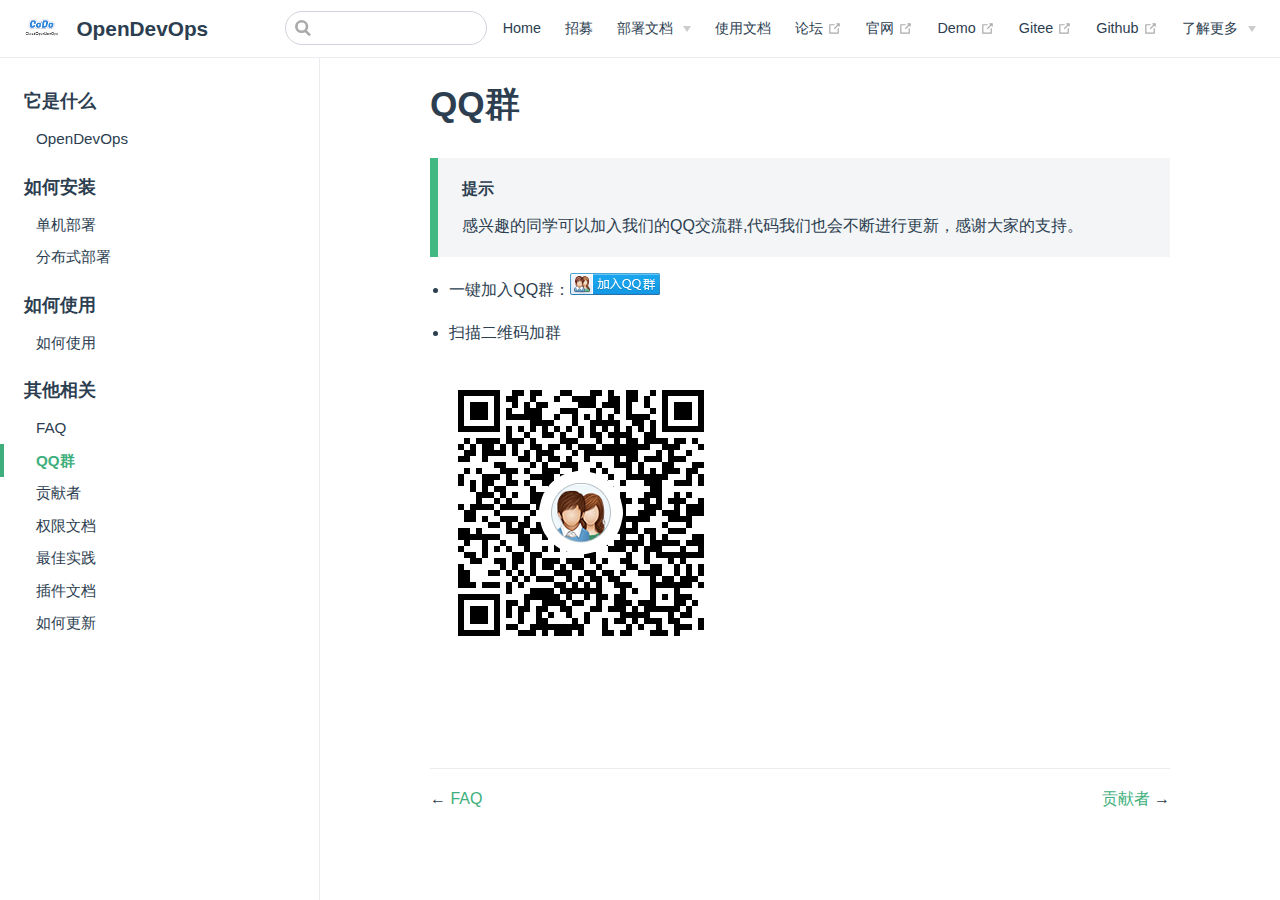
<file: zh/guide/more/qgroup/index.html>
<!DOCTYPE html>
<html lang="en-US">
  <head>
    <meta charset="utf-8">
    <meta name="viewport" content="width=device-width,initial-scale=1">
    <title>QQ群 | OpenDevOps</title>
    <meta name="description" content=" Vue驱动的CoDo快速入门文档">
    <meta name="generator" content="VuePress 1.4.0">
    <link rel="icon" href="/favicon.ico">
    
    <link rel="preload" href="/assets/css/0.styles.4e9361f7.css" as="style"><link rel="preload" href="/assets/js/app.89276639.js" as="script"><link rel="preload" href="/assets/js/2.9156ae55.js" as="script"><link rel="preload" href="/assets/js/15.9d9169f1.js" as="script"><link rel="prefetch" href="/assets/js/10.75470305.js"><link rel="prefetch" href="/assets/js/11.e0f49dd3.js"><link rel="prefetch" href="/assets/js/12.fabf50a1.js"><link rel="prefetch" href="/assets/js/13.bbfd8a28.js"><link rel="prefetch" href="/assets/js/14.dc616929.js"><link rel="prefetch" href="/assets/js/16.380cd405.js"><link rel="prefetch" href="/assets/js/17.42d098f5.js"><link rel="prefetch" href="/assets/js/18.e49b2e2c.js"><link rel="prefetch" href="/assets/js/19.09b9f9a2.js"><link rel="prefetch" href="/assets/js/3.08124553.js"><link rel="prefetch" href="/assets/js/4.66e4f4ce.js"><link rel="prefetch" href="/assets/js/5.b2078b4c.js"><link rel="prefetch" href="/assets/js/6.968222b5.js"><link rel="prefetch" href="/assets/js/7.766020c9.js"><link rel="prefetch" href="/assets/js/8.2a908cc0.js"><link rel="prefetch" href="/assets/js/9.d122e540.js">
    <link rel="stylesheet" href="/assets/css/0.styles.4e9361f7.css">
  </head>
  <body>
    <div id="app" data-server-rendered="true"><div class="theme-container"><header class="navbar"><div class="sidebar-button"><svg xmlns="http://www.w3.org/2000/svg" aria-hidden="true" role="img" viewBox="0 0 448 512" class="icon"><path fill="currentColor" d="M436 124H12c-6.627 0-12-5.373-12-12V80c0-6.627 5.373-12 12-12h424c6.627 0 12 5.373 12 12v32c0 6.627-5.373 12-12 12zm0 160H12c-6.627 0-12-5.373-12-12v-32c0-6.627 5.373-12 12-12h424c6.627 0 12 5.373 12 12v32c0 6.627-5.373 12-12 12zm0 160H12c-6.627 0-12-5.373-12-12v-32c0-6.627 5.373-12 12-12h424c6.627 0 12 5.373 12 12v32c0 6.627-5.373 12-12 12z"></path></svg></div> <a href="/" class="home-link router-link-active"><img src="/logo.png" alt="OpenDevOps" class="logo"> <span class="site-name can-hide">OpenDevOps</span></a> <div class="links"><div class="search-box"><input aria-label="Search" autocomplete="off" spellcheck="false" value=""> <!----></div> <nav class="nav-links can-hide"><div class="nav-item"><a href="/" class="nav-link">
  Home
</a></div><div class="nav-item"><a href="/zh/ad/" class="nav-link">
  招募
</a></div><div class="nav-item"><div class="dropdown-wrapper"><button type="button" aria-label="部署文档" class="dropdown-title"><span class="title">部署文档</span> <span class="arrow right"></span></button> <ul class="nav-dropdown" style="display:none;"><li class="dropdown-item"><!----> <a href="/zh/guide/install/local/" class="nav-link">
  单机部署
</a></li><li class="dropdown-item"><!----> <a href="/zh/guide/install/distribute/" class="nav-link">
  分布式部署
</a></li></ul></div></div><div class="nav-item"><a href="/zh/guide/used/" class="nav-link">
  使用文档
</a></div><div class="nav-item"><a href="https://bbs.opendevops.cn/" target="_blank" rel="noopener noreferrer" class="nav-link external">
  论坛
  <svg xmlns="http://www.w3.org/2000/svg" aria-hidden="true" x="0px" y="0px" viewBox="0 0 100 100" width="15" height="15" class="icon outbound"><path fill="currentColor" d="M18.8,85.1h56l0,0c2.2,0,4-1.8,4-4v-32h-8v28h-48v-48h28v-8h-32l0,0c-2.2,0-4,1.8-4,4v56C14.8,83.3,16.6,85.1,18.8,85.1z"></path> <polygon fill="currentColor" points="45.7,48.7 51.3,54.3 77.2,28.5 77.2,37.2 85.2,37.2 85.2,14.9 62.8,14.9 62.8,22.9 71.5,22.9"></polygon></svg></a></div><div class="nav-item"><a href="https://www.opendevops.cn/" target="_blank" rel="noopener noreferrer" class="nav-link external">
  官网
  <svg xmlns="http://www.w3.org/2000/svg" aria-hidden="true" x="0px" y="0px" viewBox="0 0 100 100" width="15" height="15" class="icon outbound"><path fill="currentColor" d="M18.8,85.1h56l0,0c2.2,0,4-1.8,4-4v-32h-8v28h-48v-48h28v-8h-32l0,0c-2.2,0-4,1.8-4,4v56C14.8,83.3,16.6,85.1,18.8,85.1z"></path> <polygon fill="currentColor" points="45.7,48.7 51.3,54.3 77.2,28.5 77.2,37.2 85.2,37.2 85.2,14.9 62.8,14.9 62.8,22.9 71.5,22.9"></polygon></svg></a></div><div class="nav-item"><a href="https://demo.opendevops.cn/login" target="_blank" rel="noopener noreferrer" class="nav-link external">
  Demo
  <svg xmlns="http://www.w3.org/2000/svg" aria-hidden="true" x="0px" y="0px" viewBox="0 0 100 100" width="15" height="15" class="icon outbound"><path fill="currentColor" d="M18.8,85.1h56l0,0c2.2,0,4-1.8,4-4v-32h-8v28h-48v-48h28v-8h-32l0,0c-2.2,0-4,1.8-4,4v56C14.8,83.3,16.6,85.1,18.8,85.1z"></path> <polygon fill="currentColor" points="45.7,48.7 51.3,54.3 77.2,28.5 77.2,37.2 85.2,37.2 85.2,14.9 62.8,14.9 62.8,22.9 71.5,22.9"></polygon></svg></a></div><div class="nav-item"><a href="https://gitee.com/opendevops/opendevops" target="_blank" rel="noopener noreferrer" class="nav-link external">
  Gitee
  <svg xmlns="http://www.w3.org/2000/svg" aria-hidden="true" x="0px" y="0px" viewBox="0 0 100 100" width="15" height="15" class="icon outbound"><path fill="currentColor" d="M18.8,85.1h56l0,0c2.2,0,4-1.8,4-4v-32h-8v28h-48v-48h28v-8h-32l0,0c-2.2,0-4,1.8-4,4v56C14.8,83.3,16.6,85.1,18.8,85.1z"></path> <polygon fill="currentColor" points="45.7,48.7 51.3,54.3 77.2,28.5 77.2,37.2 85.2,37.2 85.2,14.9 62.8,14.9 62.8,22.9 71.5,22.9"></polygon></svg></a></div><div class="nav-item"><a href="https://github.com/opendevops-cn" target="_blank" rel="noopener noreferrer" class="nav-link external">
  Github
  <svg xmlns="http://www.w3.org/2000/svg" aria-hidden="true" x="0px" y="0px" viewBox="0 0 100 100" width="15" height="15" class="icon outbound"><path fill="currentColor" d="M18.8,85.1h56l0,0c2.2,0,4-1.8,4-4v-32h-8v28h-48v-48h28v-8h-32l0,0c-2.2,0-4,1.8-4,4v56C14.8,83.3,16.6,85.1,18.8,85.1z"></path> <polygon fill="currentColor" points="45.7,48.7 51.3,54.3 77.2,28.5 77.2,37.2 85.2,37.2 85.2,14.9 62.8,14.9 62.8,22.9 71.5,22.9"></polygon></svg></a></div><div class="nav-item"><div class="dropdown-wrapper"><button type="button" aria-label="了解更多" class="dropdown-title"><span class="title">了解更多</span> <span class="arrow right"></span></button> <ul class="nav-dropdown" style="display:none;"><li class="dropdown-item"><!----> <a href="/zh/guide/more/faq/" class="nav-link">
  FAQ
</a></li><li class="dropdown-item"><!----> <a href="/zh/guide/more/qgroup/" class="nav-link router-link-exact-active router-link-active">
  QQ群
</a></li><li class="dropdown-item"><!----> <a href="/zh/guide/more/contributor/" class="nav-link">
  贡献者
</a></li><li class="dropdown-item"><!----> <a href="/zh/guide/more/permission/" class="nav-link">
  权限文档
</a></li><li class="dropdown-item"><!----> <a href="/zh/guide/more/example/" class="nav-link">
  最佳示例
</a></li><li class="dropdown-item"><!----> <a href="/zh/guide/more/plugin/" class="nav-link">
  插件相关
</a></li><li class="dropdown-item"><!----> <a href="/zh/guide/more/update/" class="nav-link">
  如何更新
</a></li></ul></div></div> <!----></nav></div></header> <div class="sidebar-mask"></div> <aside class="sidebar"><nav class="nav-links"><div class="nav-item"><a href="/" class="nav-link">
  Home
</a></div><div class="nav-item"><a href="/zh/ad/" class="nav-link">
  招募
</a></div><div class="nav-item"><div class="dropdown-wrapper"><button type="button" aria-label="部署文档" class="dropdown-title"><span class="title">部署文档</span> <span class="arrow right"></span></button> <ul class="nav-dropdown" style="display:none;"><li class="dropdown-item"><!----> <a href="/zh/guide/install/local/" class="nav-link">
  单机部署
</a></li><li class="dropdown-item"><!----> <a href="/zh/guide/install/distribute/" class="nav-link">
  分布式部署
</a></li></ul></div></div><div class="nav-item"><a href="/zh/guide/used/" class="nav-link">
  使用文档
</a></div><div class="nav-item"><a href="https://bbs.opendevops.cn/" target="_blank" rel="noopener noreferrer" class="nav-link external">
  论坛
  <svg xmlns="http://www.w3.org/2000/svg" aria-hidden="true" x="0px" y="0px" viewBox="0 0 100 100" width="15" height="15" class="icon outbound"><path fill="currentColor" d="M18.8,85.1h56l0,0c2.2,0,4-1.8,4-4v-32h-8v28h-48v-48h28v-8h-32l0,0c-2.2,0-4,1.8-4,4v56C14.8,83.3,16.6,85.1,18.8,85.1z"></path> <polygon fill="currentColor" points="45.7,48.7 51.3,54.3 77.2,28.5 77.2,37.2 85.2,37.2 85.2,14.9 62.8,14.9 62.8,22.9 71.5,22.9"></polygon></svg></a></div><div class="nav-item"><a href="https://www.opendevops.cn/" target="_blank" rel="noopener noreferrer" class="nav-link external">
  官网
  <svg xmlns="http://www.w3.org/2000/svg" aria-hidden="true" x="0px" y="0px" viewBox="0 0 100 100" width="15" height="15" class="icon outbound"><path fill="currentColor" d="M18.8,85.1h56l0,0c2.2,0,4-1.8,4-4v-32h-8v28h-48v-48h28v-8h-32l0,0c-2.2,0-4,1.8-4,4v56C14.8,83.3,16.6,85.1,18.8,85.1z"></path> <polygon fill="currentColor" points="45.7,48.7 51.3,54.3 77.2,28.5 77.2,37.2 85.2,37.2 85.2,14.9 62.8,14.9 62.8,22.9 71.5,22.9"></polygon></svg></a></div><div class="nav-item"><a href="https://demo.opendevops.cn/login" target="_blank" rel="noopener noreferrer" class="nav-link external">
  Demo
  <svg xmlns="http://www.w3.org/2000/svg" aria-hidden="true" x="0px" y="0px" viewBox="0 0 100 100" width="15" height="15" class="icon outbound"><path fill="currentColor" d="M18.8,85.1h56l0,0c2.2,0,4-1.8,4-4v-32h-8v28h-48v-48h28v-8h-32l0,0c-2.2,0-4,1.8-4,4v56C14.8,83.3,16.6,85.1,18.8,85.1z"></path> <polygon fill="currentColor" points="45.7,48.7 51.3,54.3 77.2,28.5 77.2,37.2 85.2,37.2 85.2,14.9 62.8,14.9 62.8,22.9 71.5,22.9"></polygon></svg></a></div><div class="nav-item"><a href="https://gitee.com/opendevops/opendevops" target="_blank" rel="noopener noreferrer" class="nav-link external">
  Gitee
  <svg xmlns="http://www.w3.org/2000/svg" aria-hidden="true" x="0px" y="0px" viewBox="0 0 100 100" width="15" height="15" class="icon outbound"><path fill="currentColor" d="M18.8,85.1h56l0,0c2.2,0,4-1.8,4-4v-32h-8v28h-48v-48h28v-8h-32l0,0c-2.2,0-4,1.8-4,4v56C14.8,83.3,16.6,85.1,18.8,85.1z"></path> <polygon fill="currentColor" points="45.7,48.7 51.3,54.3 77.2,28.5 77.2,37.2 85.2,37.2 85.2,14.9 62.8,14.9 62.8,22.9 71.5,22.9"></polygon></svg></a></div><div class="nav-item"><a href="https://github.com/opendevops-cn" target="_blank" rel="noopener noreferrer" class="nav-link external">
  Github
  <svg xmlns="http://www.w3.org/2000/svg" aria-hidden="true" x="0px" y="0px" viewBox="0 0 100 100" width="15" height="15" class="icon outbound"><path fill="currentColor" d="M18.8,85.1h56l0,0c2.2,0,4-1.8,4-4v-32h-8v28h-48v-48h28v-8h-32l0,0c-2.2,0-4,1.8-4,4v56C14.8,83.3,16.6,85.1,18.8,85.1z"></path> <polygon fill="currentColor" points="45.7,48.7 51.3,54.3 77.2,28.5 77.2,37.2 85.2,37.2 85.2,14.9 62.8,14.9 62.8,22.9 71.5,22.9"></polygon></svg></a></div><div class="nav-item"><div class="dropdown-wrapper"><button type="button" aria-label="了解更多" class="dropdown-title"><span class="title">了解更多</span> <span class="arrow right"></span></button> <ul class="nav-dropdown" style="display:none;"><li class="dropdown-item"><!----> <a href="/zh/guide/more/faq/" class="nav-link">
  FAQ
</a></li><li class="dropdown-item"><!----> <a href="/zh/guide/more/qgroup/" class="nav-link router-link-exact-active router-link-active">
  QQ群
</a></li><li class="dropdown-item"><!----> <a href="/zh/guide/more/contributor/" class="nav-link">
  贡献者
</a></li><li class="dropdown-item"><!----> <a href="/zh/guide/more/permission/" class="nav-link">
  权限文档
</a></li><li class="dropdown-item"><!----> <a href="/zh/guide/more/example/" class="nav-link">
  最佳示例
</a></li><li class="dropdown-item"><!----> <a href="/zh/guide/more/plugin/" class="nav-link">
  插件相关
</a></li><li class="dropdown-item"><!----> <a href="/zh/guide/more/update/" class="nav-link">
  如何更新
</a></li></ul></div></div> <!----></nav>  <ul class="sidebar-links"><li><section class="sidebar-group depth-0"><p class="sidebar-heading"><span>它是什么</span> <!----></p> <ul class="sidebar-links sidebar-group-items"><li><a href="/zh/guide/" class="sidebar-link">OpenDevOps</a></li></ul></section></li><li><section class="sidebar-group depth-0"><p class="sidebar-heading"><span>如何安装</span> <!----></p> <ul class="sidebar-links sidebar-group-items"><li><a href="/zh/guide/install/local/" class="sidebar-link">单机部署</a></li><li><a href="/zh/guide/install/distribute/" class="sidebar-link">分布式部署</a></li></ul></section></li><li><section class="sidebar-group depth-0"><p class="sidebar-heading"><span>如何使用</span> <!----></p> <ul class="sidebar-links sidebar-group-items"><li><a href="/zh/guide/used/" class="sidebar-link">如何使用</a></li></ul></section></li><li><section class="sidebar-group depth-0"><p class="sidebar-heading open"><span>其他相关</span> <!----></p> <ul class="sidebar-links sidebar-group-items"><li><a href="/zh/guide/more/faq/" class="sidebar-link">FAQ</a></li><li><a href="/zh/guide/more/qgroup/" class="active sidebar-link">QQ群</a></li><li><a href="/zh/guide/more/contributor/" class="sidebar-link">贡献者</a></li><li><a href="/zh/guide/more/permission/" class="sidebar-link">权限文档</a></li><li><a href="/zh/guide/more/example/" class="sidebar-link">最佳实践</a></li><li><a href="/zh/guide/more/plugin/" class="sidebar-link">插件文档</a></li><li><a href="/zh/guide/more/update/" class="sidebar-link">如何更新</a></li></ul></section></li></ul> </aside> <main class="page"> <div class="theme-default-content content__default"><h1 id="qq群"><a href="#qq群" class="header-anchor">#</a> QQ群</h1> <div class="custom-block tip"><p class="custom-block-title">提示</p> <p>感兴趣的同学可以加入我们的QQ交流群,代码我们也会不断进行更新，感谢大家的支持。</p></div> <ul><li><p>一键加入QQ群：<a target="_blank" href="//shang.qq.com/wpa/qunwpa?idkey=69f5e118727c7ea925cc8d2f0eef0d729898cb8a24eae47e2b3ca3dd048de9d9"><img border="0" src="/join_qq_group.png" alt="CoDo  CloudOpenDevOps" title="OpenDevOps用户交流群"></a></p></li> <li><p>扫描二维码加群</p></li></ul> <p><img src="/1558948707580.png" alt=""></p></div> <footer class="page-edit"><!----> <!----></footer> <div class="page-nav"><p class="inner"><span class="prev">
      ←
      <a href="/zh/guide/more/faq/" class="prev">
        FAQ
      </a></span> <span class="next"><a href="/zh/guide/more/contributor/">
        贡献者
      </a>
      →
    </span></p></div> </main></div><div class="global-ui"></div></div>
    <script src="/assets/js/app.89276639.js" defer></script><script src="/assets/js/2.9156ae55.js" defer></script><script src="/assets/js/15.9d9169f1.js" defer></script>
  </body>
</html>
</file>
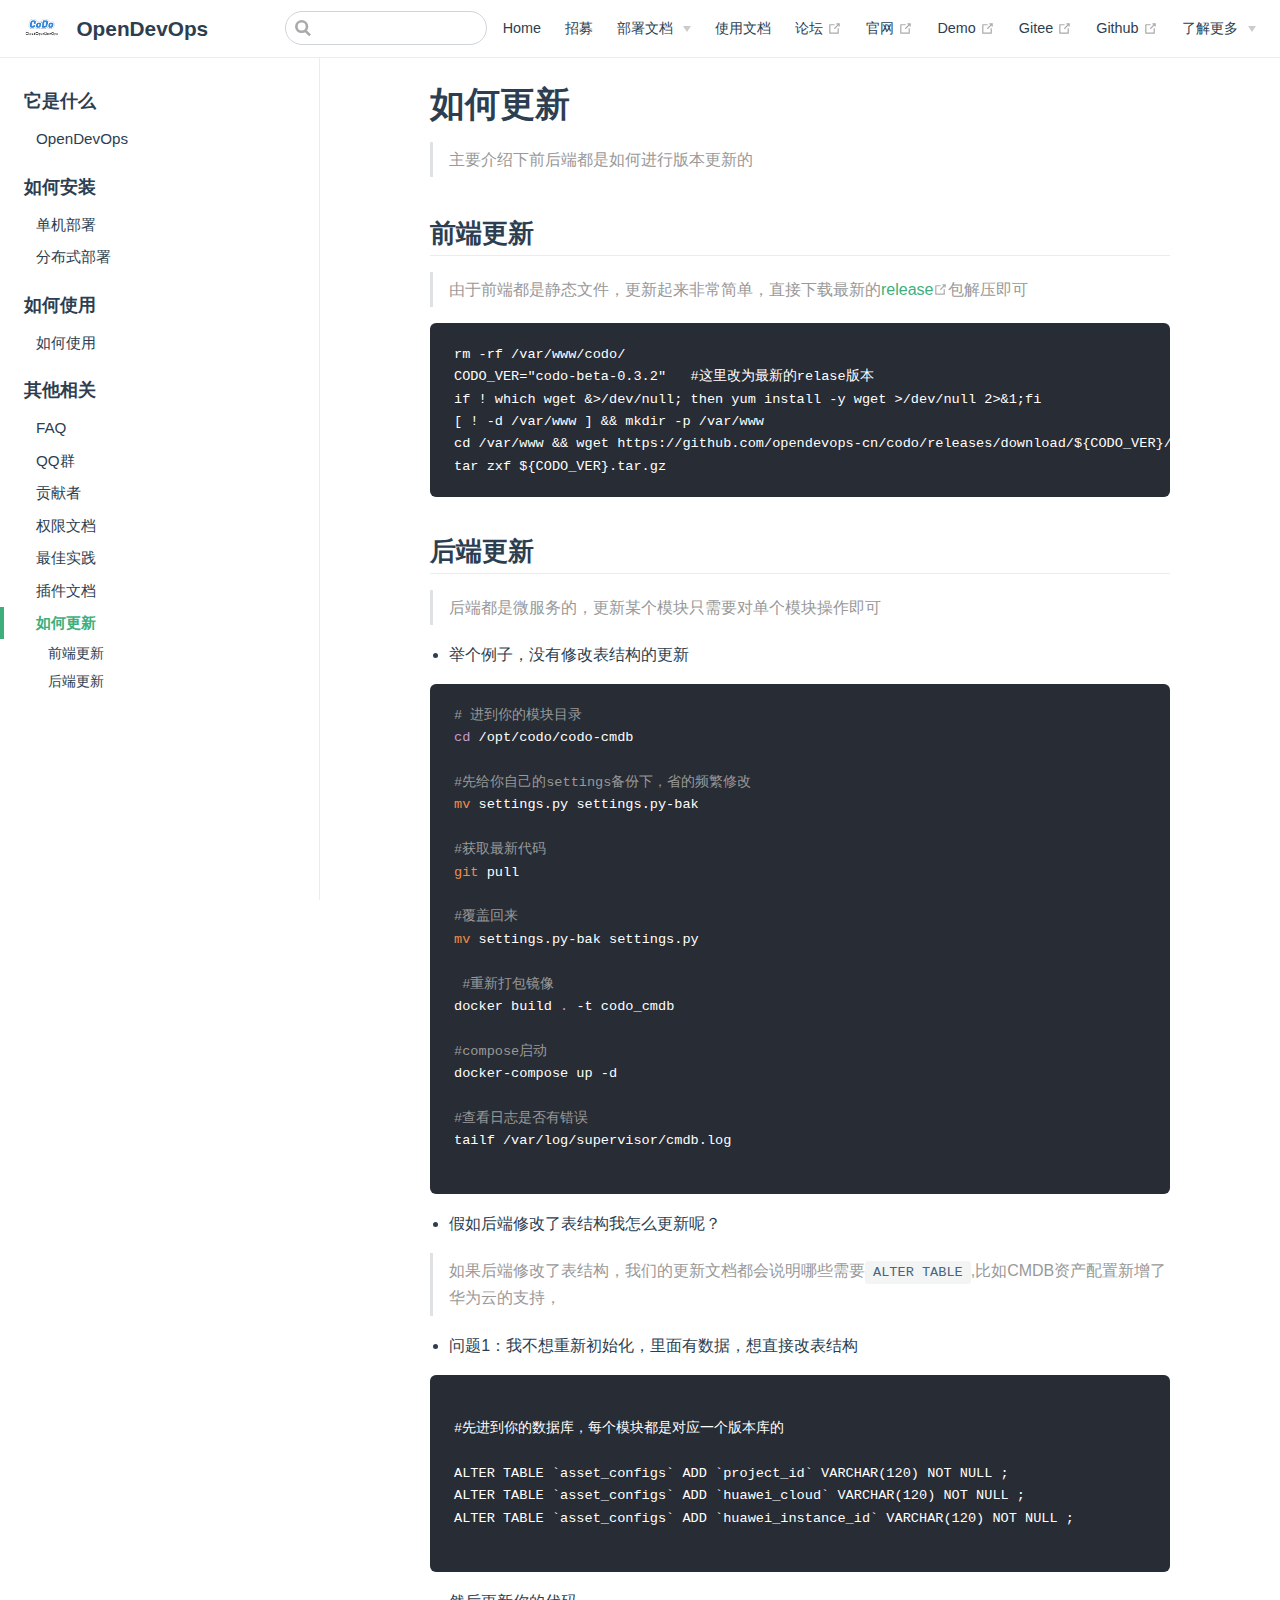
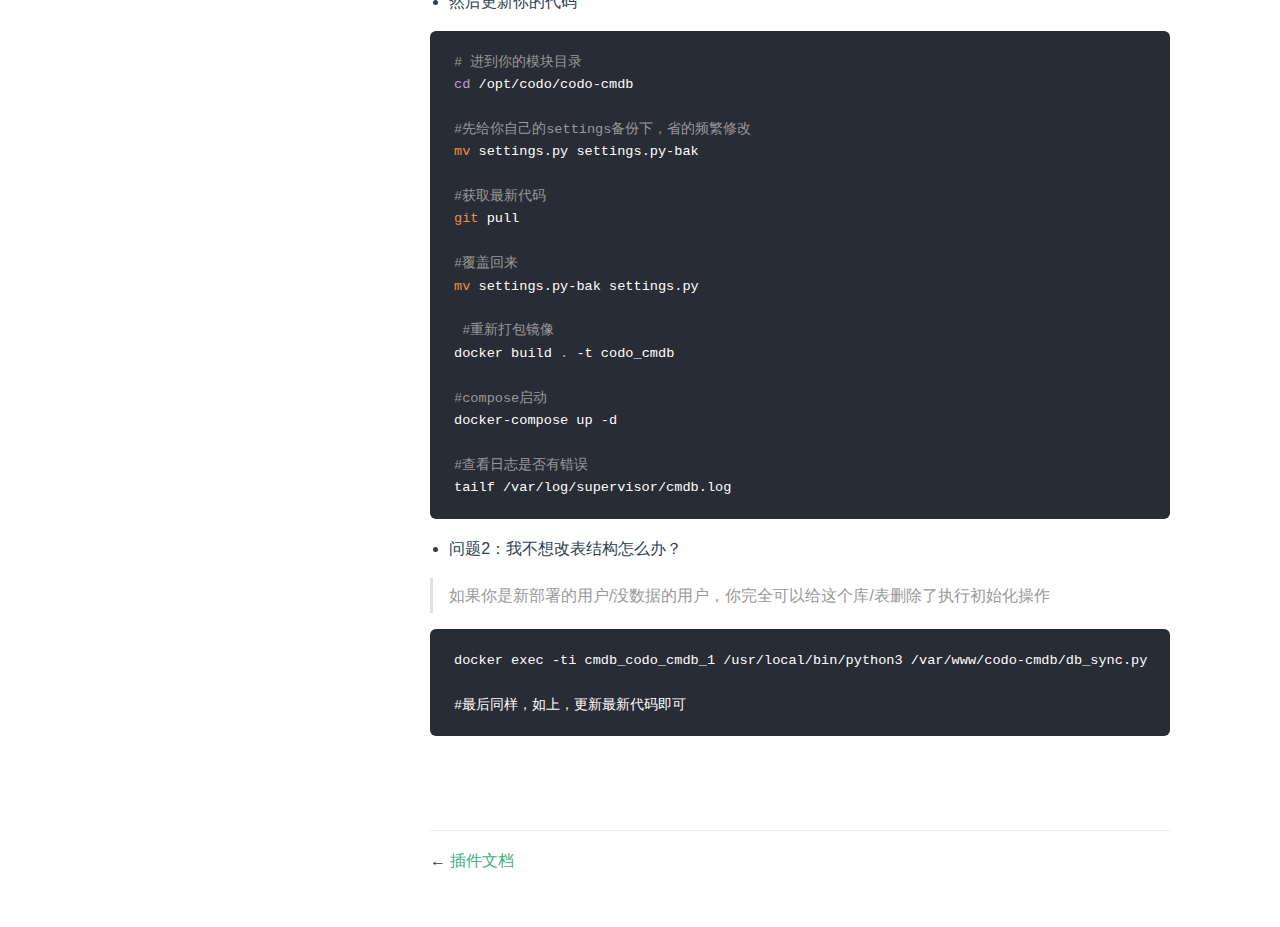
<file: zh/guide/more/update/index.html>
<!DOCTYPE html>
<html lang="en-US">
  <head>
    <meta charset="utf-8">
    <meta name="viewport" content="width=device-width,initial-scale=1">
    <title>如何更新 | OpenDevOps</title>
    <meta name="description" content=" Vue驱动的CoDo快速入门文档">
    <meta name="generator" content="VuePress 1.4.0">
    <link rel="icon" href="/favicon.ico">
    
    <link rel="preload" href="/assets/css/0.styles.4e9361f7.css" as="style"><link rel="preload" href="/assets/js/app.89276639.js" as="script"><link rel="preload" href="/assets/js/2.9156ae55.js" as="script"><link rel="preload" href="/assets/js/16.380cd405.js" as="script"><link rel="prefetch" href="/assets/js/10.75470305.js"><link rel="prefetch" href="/assets/js/11.e0f49dd3.js"><link rel="prefetch" href="/assets/js/12.fabf50a1.js"><link rel="prefetch" href="/assets/js/13.bbfd8a28.js"><link rel="prefetch" href="/assets/js/14.dc616929.js"><link rel="prefetch" href="/assets/js/15.9d9169f1.js"><link rel="prefetch" href="/assets/js/17.42d098f5.js"><link rel="prefetch" href="/assets/js/18.e49b2e2c.js"><link rel="prefetch" href="/assets/js/19.09b9f9a2.js"><link rel="prefetch" href="/assets/js/3.08124553.js"><link rel="prefetch" href="/assets/js/4.66e4f4ce.js"><link rel="prefetch" href="/assets/js/5.b2078b4c.js"><link rel="prefetch" href="/assets/js/6.968222b5.js"><link rel="prefetch" href="/assets/js/7.766020c9.js"><link rel="prefetch" href="/assets/js/8.2a908cc0.js"><link rel="prefetch" href="/assets/js/9.d122e540.js">
    <link rel="stylesheet" href="/assets/css/0.styles.4e9361f7.css">
  </head>
  <body>
    <div id="app" data-server-rendered="true"><div class="theme-container"><header class="navbar"><div class="sidebar-button"><svg xmlns="http://www.w3.org/2000/svg" aria-hidden="true" role="img" viewBox="0 0 448 512" class="icon"><path fill="currentColor" d="M436 124H12c-6.627 0-12-5.373-12-12V80c0-6.627 5.373-12 12-12h424c6.627 0 12 5.373 12 12v32c0 6.627-5.373 12-12 12zm0 160H12c-6.627 0-12-5.373-12-12v-32c0-6.627 5.373-12 12-12h424c6.627 0 12 5.373 12 12v32c0 6.627-5.373 12-12 12zm0 160H12c-6.627 0-12-5.373-12-12v-32c0-6.627 5.373-12 12-12h424c6.627 0 12 5.373 12 12v32c0 6.627-5.373 12-12 12z"></path></svg></div> <a href="/" class="home-link router-link-active"><img src="/logo.png" alt="OpenDevOps" class="logo"> <span class="site-name can-hide">OpenDevOps</span></a> <div class="links"><div class="search-box"><input aria-label="Search" autocomplete="off" spellcheck="false" value=""> <!----></div> <nav class="nav-links can-hide"><div class="nav-item"><a href="/" class="nav-link">
  Home
</a></div><div class="nav-item"><a href="/zh/ad/" class="nav-link">
  招募
</a></div><div class="nav-item"><div class="dropdown-wrapper"><button type="button" aria-label="部署文档" class="dropdown-title"><span class="title">部署文档</span> <span class="arrow right"></span></button> <ul class="nav-dropdown" style="display:none;"><li class="dropdown-item"><!----> <a href="/zh/guide/install/local/" class="nav-link">
  单机部署
</a></li><li class="dropdown-item"><!----> <a href="/zh/guide/install/distribute/" class="nav-link">
  分布式部署
</a></li></ul></div></div><div class="nav-item"><a href="/zh/guide/used/" class="nav-link">
  使用文档
</a></div><div class="nav-item"><a href="https://bbs.opendevops.cn/" target="_blank" rel="noopener noreferrer" class="nav-link external">
  论坛
  <svg xmlns="http://www.w3.org/2000/svg" aria-hidden="true" x="0px" y="0px" viewBox="0 0 100 100" width="15" height="15" class="icon outbound"><path fill="currentColor" d="M18.8,85.1h56l0,0c2.2,0,4-1.8,4-4v-32h-8v28h-48v-48h28v-8h-32l0,0c-2.2,0-4,1.8-4,4v56C14.8,83.3,16.6,85.1,18.8,85.1z"></path> <polygon fill="currentColor" points="45.7,48.7 51.3,54.3 77.2,28.5 77.2,37.2 85.2,37.2 85.2,14.9 62.8,14.9 62.8,22.9 71.5,22.9"></polygon></svg></a></div><div class="nav-item"><a href="https://www.opendevops.cn/" target="_blank" rel="noopener noreferrer" class="nav-link external">
  官网
  <svg xmlns="http://www.w3.org/2000/svg" aria-hidden="true" x="0px" y="0px" viewBox="0 0 100 100" width="15" height="15" class="icon outbound"><path fill="currentColor" d="M18.8,85.1h56l0,0c2.2,0,4-1.8,4-4v-32h-8v28h-48v-48h28v-8h-32l0,0c-2.2,0-4,1.8-4,4v56C14.8,83.3,16.6,85.1,18.8,85.1z"></path> <polygon fill="currentColor" points="45.7,48.7 51.3,54.3 77.2,28.5 77.2,37.2 85.2,37.2 85.2,14.9 62.8,14.9 62.8,22.9 71.5,22.9"></polygon></svg></a></div><div class="nav-item"><a href="https://demo.opendevops.cn/login" target="_blank" rel="noopener noreferrer" class="nav-link external">
  Demo
  <svg xmlns="http://www.w3.org/2000/svg" aria-hidden="true" x="0px" y="0px" viewBox="0 0 100 100" width="15" height="15" class="icon outbound"><path fill="currentColor" d="M18.8,85.1h56l0,0c2.2,0,4-1.8,4-4v-32h-8v28h-48v-48h28v-8h-32l0,0c-2.2,0-4,1.8-4,4v56C14.8,83.3,16.6,85.1,18.8,85.1z"></path> <polygon fill="currentColor" points="45.7,48.7 51.3,54.3 77.2,28.5 77.2,37.2 85.2,37.2 85.2,14.9 62.8,14.9 62.8,22.9 71.5,22.9"></polygon></svg></a></div><div class="nav-item"><a href="https://gitee.com/opendevops/opendevops" target="_blank" rel="noopener noreferrer" class="nav-link external">
  Gitee
  <svg xmlns="http://www.w3.org/2000/svg" aria-hidden="true" x="0px" y="0px" viewBox="0 0 100 100" width="15" height="15" class="icon outbound"><path fill="currentColor" d="M18.8,85.1h56l0,0c2.2,0,4-1.8,4-4v-32h-8v28h-48v-48h28v-8h-32l0,0c-2.2,0-4,1.8-4,4v56C14.8,83.3,16.6,85.1,18.8,85.1z"></path> <polygon fill="currentColor" points="45.7,48.7 51.3,54.3 77.2,28.5 77.2,37.2 85.2,37.2 85.2,14.9 62.8,14.9 62.8,22.9 71.5,22.9"></polygon></svg></a></div><div class="nav-item"><a href="https://github.com/opendevops-cn" target="_blank" rel="noopener noreferrer" class="nav-link external">
  Github
  <svg xmlns="http://www.w3.org/2000/svg" aria-hidden="true" x="0px" y="0px" viewBox="0 0 100 100" width="15" height="15" class="icon outbound"><path fill="currentColor" d="M18.8,85.1h56l0,0c2.2,0,4-1.8,4-4v-32h-8v28h-48v-48h28v-8h-32l0,0c-2.2,0-4,1.8-4,4v56C14.8,83.3,16.6,85.1,18.8,85.1z"></path> <polygon fill="currentColor" points="45.7,48.7 51.3,54.3 77.2,28.5 77.2,37.2 85.2,37.2 85.2,14.9 62.8,14.9 62.8,22.9 71.5,22.9"></polygon></svg></a></div><div class="nav-item"><div class="dropdown-wrapper"><button type="button" aria-label="了解更多" class="dropdown-title"><span class="title">了解更多</span> <span class="arrow right"></span></button> <ul class="nav-dropdown" style="display:none;"><li class="dropdown-item"><!----> <a href="/zh/guide/more/faq/" class="nav-link">
  FAQ
</a></li><li class="dropdown-item"><!----> <a href="/zh/guide/more/qgroup/" class="nav-link">
  QQ群
</a></li><li class="dropdown-item"><!----> <a href="/zh/guide/more/contributor/" class="nav-link">
  贡献者
</a></li><li class="dropdown-item"><!----> <a href="/zh/guide/more/permission/" class="nav-link">
  权限文档
</a></li><li class="dropdown-item"><!----> <a href="/zh/guide/more/example/" class="nav-link">
  最佳示例
</a></li><li class="dropdown-item"><!----> <a href="/zh/guide/more/plugin/" class="nav-link">
  插件相关
</a></li><li class="dropdown-item"><!----> <a href="/zh/guide/more/update/" class="nav-link router-link-exact-active router-link-active">
  如何更新
</a></li></ul></div></div> <!----></nav></div></header> <div class="sidebar-mask"></div> <aside class="sidebar"><nav class="nav-links"><div class="nav-item"><a href="/" class="nav-link">
  Home
</a></div><div class="nav-item"><a href="/zh/ad/" class="nav-link">
  招募
</a></div><div class="nav-item"><div class="dropdown-wrapper"><button type="button" aria-label="部署文档" class="dropdown-title"><span class="title">部署文档</span> <span class="arrow right"></span></button> <ul class="nav-dropdown" style="display:none;"><li class="dropdown-item"><!----> <a href="/zh/guide/install/local/" class="nav-link">
  单机部署
</a></li><li class="dropdown-item"><!----> <a href="/zh/guide/install/distribute/" class="nav-link">
  分布式部署
</a></li></ul></div></div><div class="nav-item"><a href="/zh/guide/used/" class="nav-link">
  使用文档
</a></div><div class="nav-item"><a href="https://bbs.opendevops.cn/" target="_blank" rel="noopener noreferrer" class="nav-link external">
  论坛
  <svg xmlns="http://www.w3.org/2000/svg" aria-hidden="true" x="0px" y="0px" viewBox="0 0 100 100" width="15" height="15" class="icon outbound"><path fill="currentColor" d="M18.8,85.1h56l0,0c2.2,0,4-1.8,4-4v-32h-8v28h-48v-48h28v-8h-32l0,0c-2.2,0-4,1.8-4,4v56C14.8,83.3,16.6,85.1,18.8,85.1z"></path> <polygon fill="currentColor" points="45.7,48.7 51.3,54.3 77.2,28.5 77.2,37.2 85.2,37.2 85.2,14.9 62.8,14.9 62.8,22.9 71.5,22.9"></polygon></svg></a></div><div class="nav-item"><a href="https://www.opendevops.cn/" target="_blank" rel="noopener noreferrer" class="nav-link external">
  官网
  <svg xmlns="http://www.w3.org/2000/svg" aria-hidden="true" x="0px" y="0px" viewBox="0 0 100 100" width="15" height="15" class="icon outbound"><path fill="currentColor" d="M18.8,85.1h56l0,0c2.2,0,4-1.8,4-4v-32h-8v28h-48v-48h28v-8h-32l0,0c-2.2,0-4,1.8-4,4v56C14.8,83.3,16.6,85.1,18.8,85.1z"></path> <polygon fill="currentColor" points="45.7,48.7 51.3,54.3 77.2,28.5 77.2,37.2 85.2,37.2 85.2,14.9 62.8,14.9 62.8,22.9 71.5,22.9"></polygon></svg></a></div><div class="nav-item"><a href="https://demo.opendevops.cn/login" target="_blank" rel="noopener noreferrer" class="nav-link external">
  Demo
  <svg xmlns="http://www.w3.org/2000/svg" aria-hidden="true" x="0px" y="0px" viewBox="0 0 100 100" width="15" height="15" class="icon outbound"><path fill="currentColor" d="M18.8,85.1h56l0,0c2.2,0,4-1.8,4-4v-32h-8v28h-48v-48h28v-8h-32l0,0c-2.2,0-4,1.8-4,4v56C14.8,83.3,16.6,85.1,18.8,85.1z"></path> <polygon fill="currentColor" points="45.7,48.7 51.3,54.3 77.2,28.5 77.2,37.2 85.2,37.2 85.2,14.9 62.8,14.9 62.8,22.9 71.5,22.9"></polygon></svg></a></div><div class="nav-item"><a href="https://gitee.com/opendevops/opendevops" target="_blank" rel="noopener noreferrer" class="nav-link external">
  Gitee
  <svg xmlns="http://www.w3.org/2000/svg" aria-hidden="true" x="0px" y="0px" viewBox="0 0 100 100" width="15" height="15" class="icon outbound"><path fill="currentColor" d="M18.8,85.1h56l0,0c2.2,0,4-1.8,4-4v-32h-8v28h-48v-48h28v-8h-32l0,0c-2.2,0-4,1.8-4,4v56C14.8,83.3,16.6,85.1,18.8,85.1z"></path> <polygon fill="currentColor" points="45.7,48.7 51.3,54.3 77.2,28.5 77.2,37.2 85.2,37.2 85.2,14.9 62.8,14.9 62.8,22.9 71.5,22.9"></polygon></svg></a></div><div class="nav-item"><a href="https://github.com/opendevops-cn" target="_blank" rel="noopener noreferrer" class="nav-link external">
  Github
  <svg xmlns="http://www.w3.org/2000/svg" aria-hidden="true" x="0px" y="0px" viewBox="0 0 100 100" width="15" height="15" class="icon outbound"><path fill="currentColor" d="M18.8,85.1h56l0,0c2.2,0,4-1.8,4-4v-32h-8v28h-48v-48h28v-8h-32l0,0c-2.2,0-4,1.8-4,4v56C14.8,83.3,16.6,85.1,18.8,85.1z"></path> <polygon fill="currentColor" points="45.7,48.7 51.3,54.3 77.2,28.5 77.2,37.2 85.2,37.2 85.2,14.9 62.8,14.9 62.8,22.9 71.5,22.9"></polygon></svg></a></div><div class="nav-item"><div class="dropdown-wrapper"><button type="button" aria-label="了解更多" class="dropdown-title"><span class="title">了解更多</span> <span class="arrow right"></span></button> <ul class="nav-dropdown" style="display:none;"><li class="dropdown-item"><!----> <a href="/zh/guide/more/faq/" class="nav-link">
  FAQ
</a></li><li class="dropdown-item"><!----> <a href="/zh/guide/more/qgroup/" class="nav-link">
  QQ群
</a></li><li class="dropdown-item"><!----> <a href="/zh/guide/more/contributor/" class="nav-link">
  贡献者
</a></li><li class="dropdown-item"><!----> <a href="/zh/guide/more/permission/" class="nav-link">
  权限文档
</a></li><li class="dropdown-item"><!----> <a href="/zh/guide/more/example/" class="nav-link">
  最佳示例
</a></li><li class="dropdown-item"><!----> <a href="/zh/guide/more/plugin/" class="nav-link">
  插件相关
</a></li><li class="dropdown-item"><!----> <a href="/zh/guide/more/update/" class="nav-link router-link-exact-active router-link-active">
  如何更新
</a></li></ul></div></div> <!----></nav>  <ul class="sidebar-links"><li><section class="sidebar-group depth-0"><p class="sidebar-heading"><span>它是什么</span> <!----></p> <ul class="sidebar-links sidebar-group-items"><li><a href="/zh/guide/" class="sidebar-link">OpenDevOps</a></li></ul></section></li><li><section class="sidebar-group depth-0"><p class="sidebar-heading"><span>如何安装</span> <!----></p> <ul class="sidebar-links sidebar-group-items"><li><a href="/zh/guide/install/local/" class="sidebar-link">单机部署</a></li><li><a href="/zh/guide/install/distribute/" class="sidebar-link">分布式部署</a></li></ul></section></li><li><section class="sidebar-group depth-0"><p class="sidebar-heading"><span>如何使用</span> <!----></p> <ul class="sidebar-links sidebar-group-items"><li><a href="/zh/guide/used/" class="sidebar-link">如何使用</a></li></ul></section></li><li><section class="sidebar-group depth-0"><p class="sidebar-heading open"><span>其他相关</span> <!----></p> <ul class="sidebar-links sidebar-group-items"><li><a href="/zh/guide/more/faq/" class="sidebar-link">FAQ</a></li><li><a href="/zh/guide/more/qgroup/" class="sidebar-link">QQ群</a></li><li><a href="/zh/guide/more/contributor/" class="sidebar-link">贡献者</a></li><li><a href="/zh/guide/more/permission/" class="sidebar-link">权限文档</a></li><li><a href="/zh/guide/more/example/" class="sidebar-link">最佳实践</a></li><li><a href="/zh/guide/more/plugin/" class="sidebar-link">插件文档</a></li><li><a href="/zh/guide/more/update/" class="active sidebar-link">如何更新</a><ul class="sidebar-sub-headers"><li class="sidebar-sub-header"><a href="/zh/guide/more/update/#前端更新" class="sidebar-link">前端更新</a></li><li class="sidebar-sub-header"><a href="/zh/guide/more/update/#后端更新" class="sidebar-link">后端更新</a></li></ul></li></ul></section></li></ul> </aside> <main class="page"> <div class="theme-default-content content__default"><h1 id="如何更新"><a href="#如何更新" class="header-anchor">#</a> 如何更新</h1> <blockquote><p>主要介绍下前后端都是如何进行版本更新的</p></blockquote> <h2 id="前端更新"><a href="#前端更新" class="header-anchor">#</a> 前端更新</h2> <blockquote><p>由于前端都是静态文件，更新起来非常简单，直接下载最新的<a href="https://github.com/opendevops-cn/codo/releases" target="_blank" rel="noopener noreferrer">release<svg xmlns="http://www.w3.org/2000/svg" aria-hidden="true" x="0px" y="0px" viewBox="0 0 100 100" width="15" height="15" class="icon outbound"><path fill="currentColor" d="M18.8,85.1h56l0,0c2.2,0,4-1.8,4-4v-32h-8v28h-48v-48h28v-8h-32l0,0c-2.2,0-4,1.8-4,4v56C14.8,83.3,16.6,85.1,18.8,85.1z"></path> <polygon fill="currentColor" points="45.7,48.7 51.3,54.3 77.2,28.5 77.2,37.2 85.2,37.2 85.2,14.9 62.8,14.9 62.8,22.9 71.5,22.9"></polygon></svg></a>包解压即可</p></blockquote> <div class="language- extra-class"><pre class="language-text"><code>rm -rf /var/www/codo/
CODO_VER=&quot;codo-beta-0.3.2&quot;   #这里改为最新的relase版本
if ! which wget &amp;&gt;/dev/null; then yum install -y wget &gt;/dev/null 2&gt;&amp;1;fi
[ ! -d /var/www ] &amp;&amp; mkdir -p /var/www
cd /var/www &amp;&amp; wget https://github.com/opendevops-cn/codo/releases/download/${CODO_VER}/${CODO_VER}.tar.gz
tar zxf ${CODO_VER}.tar.gz
</code></pre></div><h2 id="后端更新"><a href="#后端更新" class="header-anchor">#</a> 后端更新</h2> <blockquote><p>后端都是微服务的，更新某个模块只需要对单个模块操作即可</p></blockquote> <ul><li>举个例子，没有修改表结构的更新</li></ul> <div class="language-shell extra-class"><pre class="language-shell"><code><span class="token comment"># 进到你的模块目录</span>
<span class="token builtin class-name">cd</span> /opt/codo/codo-cmdb  

<span class="token comment">#先给你自己的settings备份下，省的频繁修改</span>
<span class="token function">mv</span> settings.py settings.py-bak    

<span class="token comment">#获取最新代码</span>
<span class="token function">git</span> pull  

<span class="token comment">#覆盖回来</span>
<span class="token function">mv</span> settings.py-bak settings.py    

 <span class="token comment">#重新打包镜像</span>
docker build <span class="token builtin class-name">.</span> -t codo_cmdb    

<span class="token comment">#compose启动</span>
docker-compose up -d            

<span class="token comment">#查看日志是否有错误</span>
tailf /var/log/supervisor/cmdb.log  

</code></pre></div><ul><li>假如后端修改了表结构我怎么更新呢？</li></ul> <blockquote><p>如果后端修改了表结构，我们的更新文档都会说明哪些需要<code>ALTER TABLE</code>,比如CMDB资产配置新增了华为云的支持，</p></blockquote> <ul><li>问题1：我不想重新初始化，里面有数据，想直接改表结构</li></ul> <div class="language-mysql extra-class"><pre class="language-text"><code>
#先进到你的数据库，每个模块都是对应一个版本库的

ALTER TABLE `asset_configs` ADD `project_id` VARCHAR(120) NOT NULL ;
ALTER TABLE `asset_configs` ADD `huawei_cloud` VARCHAR(120) NOT NULL ;
ALTER TABLE `asset_configs` ADD `huawei_instance_id` VARCHAR(120) NOT NULL ;  

</code></pre></div><ul><li>然后更新你的代码</li></ul> <div class="language-shell extra-class"><pre class="language-shell"><code><span class="token comment"># 进到你的模块目录</span>
<span class="token builtin class-name">cd</span> /opt/codo/codo-cmdb  

<span class="token comment">#先给你自己的settings备份下，省的频繁修改</span>
<span class="token function">mv</span> settings.py settings.py-bak    

<span class="token comment">#获取最新代码</span>
<span class="token function">git</span> pull  

<span class="token comment">#覆盖回来</span>
<span class="token function">mv</span> settings.py-bak settings.py    

 <span class="token comment">#重新打包镜像</span>
docker build <span class="token builtin class-name">.</span> -t codo_cmdb    

<span class="token comment">#compose启动</span>
docker-compose up -d            

<span class="token comment">#查看日志是否有错误</span>
tailf /var/log/supervisor/cmdb.log  
</code></pre></div><ul><li>问题2：我不想改表结构怎么办？</li></ul> <blockquote><p>如果你是新部署的用户/没数据的用户，你完全可以给这个库/表删除了执行初始化操作</p></blockquote> <div class="language- extra-class"><pre class="language-text"><code>docker exec -ti cmdb_codo_cmdb_1 /usr/local/bin/python3 /var/www/codo-cmdb/db_sync.py

#最后同样，如上，更新最新代码即可
</code></pre></div></div> <footer class="page-edit"><!----> <!----></footer> <div class="page-nav"><p class="inner"><span class="prev">
      ←
      <a href="/zh/guide/more/plugin/" class="prev">
        插件文档
      </a></span> <!----></p></div> </main></div><div class="global-ui"></div></div>
    <script src="/assets/js/app.89276639.js" defer></script><script src="/assets/js/2.9156ae55.js" defer></script><script src="/assets/js/16.380cd405.js" defer></script>
  </body>
</html>
</file>
<file: assets/css/0.styles.4e9361f7.css>
#nprogress{pointer-events:none}#nprogress .bar{background:#3eaf7c;position:fixed;z-index:1031;top:0;left:0;width:100%;height:2px}#nprogress .peg{display:block;position:absolute;right:0;width:100px;height:100%;box-shadow:0 0 10px #3eaf7c,0 0 5px #3eaf7c;opacity:1;transform:rotate(3deg) translateY(-4px)}#nprogress .spinner{display:block;position:fixed;z-index:1031;top:15px;right:15px}#nprogress .spinner-icon{width:18px;height:18px;box-sizing:border-box;border-color:#3eaf7c transparent transparent #3eaf7c;border-style:solid;border-width:2px;border-radius:50%;animation:nprogress-spinner .4s linear infinite}.nprogress-custom-parent{overflow:hidden;position:relative}.nprogress-custom-parent #nprogress .bar,.nprogress-custom-parent #nprogress .spinner{position:absolute}@keyframes nprogress-spinner{0%{transform:rotate(0deg)}to{transform:rotate(1turn)}}.icon.outbound{color:#aaa;display:inline-block;vertical-align:middle;position:relative;top:-1px}.home{padding:3.6rem 2rem 0;max-width:960px;margin:0 auto;display:block}.home .hero{text-align:center}.home .hero img{max-width:100%;max-height:280px;display:block;margin:3rem auto 1.5rem}.home .hero h1{font-size:3rem}.home .hero .action,.home .hero .description,.home .hero h1{margin:1.8rem auto}.home .hero .description{max-width:35rem;font-size:1.6rem;line-height:1.3;color:#6a8bad}.home .hero .action-button{display:inline-block;font-size:1.2rem;color:#fff;background-color:#3eaf7c;padding:.8rem 1.6rem;border-radius:4px;transition:background-color .1s ease;box-sizing:border-box;border-bottom:1px solid #389d70}.home .hero .action-button:hover{background-color:#4abf8a}.home .features{border-top:1px solid #eaecef;padding:1.2rem 0;margin-top:2.5rem;display:flex;flex-wrap:wrap;align-items:flex-start;align-content:stretch;justify-content:space-between}.home .feature{flex-grow:1;flex-basis:30%;max-width:30%}.home .feature h2{font-size:1.4rem;font-weight:500;border-bottom:none;padding-bottom:0;color:#3a5169}.home .feature p{color:#4e6e8e}.home .footer{padding:2.5rem;border-top:1px solid #eaecef;text-align:center;color:#4e6e8e}@media (max-width:719px){.home .features{flex-direction:column}.home .feature{max-width:100%;padding:0 2.5rem}}@media (max-width:419px){.home{padding-left:1.5rem;padding-right:1.5rem}.home .hero img{max-height:210px;margin:2rem auto 1.2rem}.home .hero h1{font-size:2rem}.home .hero .action,.home .hero .description,.home .hero h1{margin:1.2rem auto}.home .hero .description{font-size:1.2rem}.home .hero .action-button{font-size:1rem;padding:.6rem 1.2rem}.home .feature h2{font-size:1.25rem}}.search-box{display:inline-block;position:relative;margin-right:1rem}.search-box input{cursor:text;width:10rem;height:2rem;color:#4e6e8e;display:inline-block;border:1px solid #cfd4db;border-radius:2rem;font-size:.9rem;line-height:2rem;padding:0 .5rem 0 2rem;outline:none;transition:all .2s ease;background:#fff url(/assets/img/search.83621669.svg) .6rem .5rem no-repeat;background-size:1rem}.search-box input:focus{cursor:auto;border-color:#3eaf7c}.search-box .suggestions{background:#fff;width:20rem;position:absolute;top:2rem;border:1px solid #cfd4db;border-radius:6px;padding:.4rem;list-style-type:none}.search-box .suggestions.align-right{right:0}.search-box .suggestion{line-height:1.4;padding:.4rem .6rem;border-radius:4px;cursor:pointer}.search-box .suggestion a{white-space:normal;color:#5d82a6}.search-box .suggestion a .page-title{font-weight:600}.search-box .suggestion a .header{font-size:.9em;margin-left:.25em}.search-box .suggestion.focused{background-color:#f3f4f5}.search-box .suggestion.focused a{color:#3eaf7c}@media (max-width:959px){.search-box input{cursor:pointer;width:0;border-color:transparent;position:relative}.search-box input:focus{cursor:text;left:0;width:10rem}}@media (-ms-high-contrast:none){.search-box input{height:2rem}}@media (max-width:959px) and (min-width:719px){.search-box .suggestions{left:0}}@media (max-width:719px){.search-box{margin-right:0}.search-box input{left:1rem}.search-box .suggestions{right:0}}@media (max-width:419px){.search-box .suggestions{width:calc(100vw - 4rem)}.search-box input:focus{width:8rem}}.sidebar-button{cursor:pointer;display:none;width:1.25rem;height:1.25rem;position:absolute;padding:.6rem;top:.6rem;left:1rem}.sidebar-button .icon{display:block;width:1.25rem;height:1.25rem}@media (max-width:719px){.sidebar-button{display:block}}.dropdown-enter,.dropdown-leave-to{height:0!important}.dropdown-wrapper{cursor:pointer}.dropdown-wrapper .dropdown-title{display:block;font-size:.9rem;font-family:inherit;cursor:inherit;padding:inherit;line-height:1.4rem;background:transparent;border:none;font-weight:500;color:#2c3e50}.dropdown-wrapper .dropdown-title:hover{border-color:transparent}.dropdown-wrapper .dropdown-title .arrow{vertical-align:middle;margin-top:-1px;margin-left:.4rem}.dropdown-wrapper .nav-dropdown .dropdown-item{color:inherit;line-height:1.7rem}.dropdown-wrapper .nav-dropdown .dropdown-item h4{margin:.45rem 0 0;border-top:1px solid #eee;padding:.45rem 1.5rem 0 1.25rem}.dropdown-wrapper .nav-dropdown .dropdown-item .dropdown-subitem-wrapper{padding:0;list-style:none}.dropdown-wrapper .nav-dropdown .dropdown-item .dropdown-subitem-wrapper .dropdown-subitem{font-size:.9em}.dropdown-wrapper .nav-dropdown .dropdown-item a{display:block;line-height:1.7rem;position:relative;border-bottom:none;font-weight:400;margin-bottom:0;padding:0 1.5rem 0 1.25rem}.dropdown-wrapper .nav-dropdown .dropdown-item a.router-link-active,.dropdown-wrapper .nav-dropdown .dropdown-item a:hover{color:#3eaf7c}.dropdown-wrapper .nav-dropdown .dropdown-item a.router-link-active:after{content:"";width:0;height:0;border-left:5px solid #3eaf7c;border-top:3px solid transparent;border-bottom:3px solid transparent;position:absolute;top:calc(50% - 2px);left:9px}.dropdown-wrapper .nav-dropdown .dropdown-item:first-child h4{margin-top:0;padding-top:0;border-top:0}@media (max-width:719px){.dropdown-wrapper.open .dropdown-title{margin-bottom:.5rem}.dropdown-wrapper .dropdown-title{font-weight:600;font-size:inherit}.dropdown-wrapper .dropdown-title:hover{color:#3eaf7c}.dropdown-wrapper .nav-dropdown{transition:height .1s ease-out;overflow:hidden}.dropdown-wrapper .nav-dropdown .dropdown-item h4{border-top:0;margin-top:0;padding-top:0}.dropdown-wrapper .nav-dropdown .dropdown-item>a,.dropdown-wrapper .nav-dropdown .dropdown-item h4{font-size:15px;line-height:2rem}.dropdown-wrapper .nav-dropdown .dropdown-item .dropdown-subitem{font-size:14px;padding-left:1rem}}@media (min-width:719px){.dropdown-wrapper{height:1.8rem}.dropdown-wrapper.open .nav-dropdown,.dropdown-wrapper:hover .nav-dropdown{display:block!important}.dropdown-wrapper.open:blur{display:none}.dropdown-wrapper .dropdown-title .arrow{border-left:4px solid transparent;border-right:4px solid transparent;border-top:6px solid #ccc;border-bottom:0}.dropdown-wrapper .nav-dropdown{display:none;height:auto!important;box-sizing:border-box;max-height:calc(100vh - 2.7rem);overflow-y:auto;position:absolute;top:100%;right:0;background-color:#fff;padding:.6rem 0;border:1px solid;border-color:#ddd #ddd #ccc;text-align:left;border-radius:.25rem;white-space:nowrap;margin:0}}.nav-links{display:inline-block}.nav-links a{line-height:1.4rem;color:inherit}.nav-links a.router-link-active,.nav-links a:hover{color:#3eaf7c}.nav-links .nav-item{position:relative;display:inline-block;margin-left:1.5rem;line-height:2rem}.nav-links .nav-item:first-child{margin-left:0}.nav-links .repo-link{margin-left:1.5rem}@media (max-width:719px){.nav-links .nav-item,.nav-links .repo-link{margin-left:0}}@media (min-width:719px){.nav-links a.router-link-active,.nav-links a:hover{color:#2c3e50}.nav-item>a:not(.external).router-link-active,.nav-item>a:not(.external):hover{margin-bottom:-2px;border-bottom:2px solid #46bd87}}.navbar{padding:.7rem 1.5rem;line-height:2.2rem}.navbar a,.navbar img,.navbar span{display:inline-block}.navbar .logo{height:2.2rem;min-width:2.2rem;margin-right:.8rem;vertical-align:top}.navbar .site-name{font-size:1.3rem;font-weight:600;color:#2c3e50;position:relative}.navbar .links{padding-left:1.5rem;box-sizing:border-box;background-color:#fff;white-space:nowrap;font-size:.9rem;position:absolute;right:1.5rem;top:.7rem;display:flex}.navbar .links .search-box{flex:0 0 auto;vertical-align:top}@media (max-width:719px){.navbar{padding-left:4rem}.navbar .can-hide{display:none}.navbar .links{padding-left:1.5rem}.navbar .site-name{width:calc(100vw - 9.4rem);overflow:hidden;white-space:nowrap;text-overflow:ellipsis}}.page-edit{max-width:740px;margin:0 auto;padding:2rem 2.5rem}@media (max-width:959px){.page-edit{padding:2rem}}@media (max-width:419px){.page-edit{padding:1.5rem}}.page-edit{padding-top:1rem;padding-bottom:1rem;overflow:auto}.page-edit .edit-link{display:inline-block}.page-edit .edit-link a{color:#4e6e8e;margin-right:.25rem}.page-edit .last-updated{float:right;font-size:.9em}.page-edit .last-updated .prefix{font-weight:500;color:#4e6e8e}.page-edit .last-updated .time{font-weight:400;color:#aaa}@media (max-width:719px){.page-edit .edit-link{margin-bottom:.5rem}.page-edit .last-updated{font-size:.8em;float:none;text-align:left}}.page-nav{max-width:740px;margin:0 auto;padding:2rem 2.5rem}@media (max-width:959px){.page-nav{padding:2rem}}@media (max-width:419px){.page-nav{padding:1.5rem}}.page-nav{padding-top:1rem;padding-bottom:0}.page-nav .inner{min-height:2rem;margin-top:0;border-top:1px solid #eaecef;padding-top:1rem;overflow:auto}.page-nav .next{float:right}.page{padding-bottom:2rem;display:block}.sidebar-group .sidebar-group{padding-left:.5em}.sidebar-group:not(.collapsable) .sidebar-heading:not(.clickable){cursor:auto;color:inherit}.sidebar-group.is-sub-group{padding-left:0}.sidebar-group.is-sub-group>.sidebar-heading{font-size:.95em;line-height:1.4;font-weight:400;padding-left:2rem}.sidebar-group.is-sub-group>.sidebar-heading:not(.clickable){opacity:.5}.sidebar-group.is-sub-group>.sidebar-group-items{padding-left:1rem}.sidebar-group.is-sub-group>.sidebar-group-items>li>.sidebar-link{font-size:.95em;border-left:none}.sidebar-group.depth-2>.sidebar-heading{border-left:none}.sidebar-heading{color:#2c3e50;transition:color .15s ease;cursor:pointer;font-size:1.1em;font-weight:700;padding:.35rem 1.5rem .35rem 1.25rem;width:100%;box-sizing:border-box;margin:0;border-left:.25rem solid transparent}.sidebar-heading.open,.sidebar-heading:hover{color:inherit}.sidebar-heading .arrow{position:relative;top:-.12em;left:.5em}.sidebar-heading.clickable.active{font-weight:600;color:#3eaf7c;border-left-color:#3eaf7c}.sidebar-heading.clickable:hover{color:#3eaf7c}.sidebar-group-items{transition:height .1s ease-out;font-size:.95em;overflow:hidden}.sidebar .sidebar-sub-headers{padding-left:1rem;font-size:.95em}a.sidebar-link{font-size:1em;font-weight:400;display:inline-block;color:#2c3e50;border-left:.25rem solid transparent;padding:.35rem 1rem .35rem 1.25rem;line-height:1.4;width:100%;box-sizing:border-box}a.sidebar-link:hover{color:#3eaf7c}a.sidebar-link.active{font-weight:600;color:#3eaf7c;border-left-color:#3eaf7c}.sidebar-group a.sidebar-link{padding-left:2rem}.sidebar-sub-headers a.sidebar-link{padding-top:.25rem;padding-bottom:.25rem;border-left:none}.sidebar-sub-headers a.sidebar-link.active{font-weight:500}.sidebar ul{padding:0;margin:0;list-style-type:none}.sidebar a{display:inline-block}.sidebar .nav-links{display:none;border-bottom:1px solid #eaecef;padding:.5rem 0 .75rem}.sidebar .nav-links a{font-weight:600}.sidebar .nav-links .nav-item,.sidebar .nav-links .repo-link{display:block;line-height:1.25rem;font-size:1.1em;padding:.5rem 0 .5rem 1.5rem}.sidebar>.sidebar-links{padding:1.5rem 0}.sidebar>.sidebar-links>li>a.sidebar-link{font-size:1.1em;line-height:1.7;font-weight:700}.sidebar>.sidebar-links>li:not(:first-child){margin-top:.75rem}@media (max-width:719px){.sidebar .nav-links{display:block}.sidebar .nav-links .dropdown-wrapper .nav-dropdown .dropdown-item a.router-link-active:after{top:calc(1rem - 2px)}.sidebar>.sidebar-links{padding:1rem 0}}code[class*=language-],pre[class*=language-]{color:#ccc;background:none;font-family:Consolas,Monaco,Andale Mono,Ubuntu Mono,monospace;font-size:1em;text-align:left;white-space:pre;word-spacing:normal;word-break:normal;word-wrap:normal;line-height:1.5;-moz-tab-size:4;tab-size:4;-webkit-hyphens:none;-ms-hyphens:none;hyphens:none}pre[class*=language-]{padding:1em;margin:.5em 0;overflow:auto}:not(pre)>code[class*=language-],pre[class*=language-]{background:#2d2d2d}:not(pre)>code[class*=language-]{padding:.1em;border-radius:.3em;white-space:normal}.token.block-comment,.token.cdata,.token.comment,.token.doctype,.token.prolog{color:#999}.token.punctuation{color:#ccc}.token.attr-name,.token.deleted,.token.namespace,.token.tag{color:#e2777a}.token.function-name{color:#6196cc}.token.boolean,.token.function,.token.number{color:#f08d49}.token.class-name,.token.constant,.token.property,.token.symbol{color:#f8c555}.token.atrule,.token.builtin,.token.important,.token.keyword,.token.selector{color:#cc99cd}.token.attr-value,.token.char,.token.regex,.token.string,.token.variable{color:#7ec699}.token.entity,.token.operator,.token.url{color:#67cdcc}.token.bold,.token.important{font-weight:700}.token.italic{font-style:italic}.token.entity{cursor:help}.token.inserted{color:green}.theme-default-content code{color:#476582;padding:.25rem .5rem;margin:0;font-size:.85em;background-color:rgba(27,31,35,.05);border-radius:3px}.theme-default-content code .token.deleted{color:#ec5975}.theme-default-content code .token.inserted{color:#3eaf7c}.theme-default-content pre,.theme-default-content pre[class*=language-]{line-height:1.4;padding:1.25rem 1.5rem;margin:.85rem 0;background-color:#282c34;border-radius:6px;overflow:auto}.theme-default-content pre[class*=language-] code,.theme-default-content pre code{color:#fff;padding:0;background-color:transparent;border-radius:0}div[class*=language-]{position:relative;background-color:#282c34;border-radius:6px}div[class*=language-] .highlight-lines{-webkit-user-select:none;-ms-user-select:none;user-select:none;padding-top:1.3rem;position:absolute;top:0;left:0;width:100%;line-height:1.4}div[class*=language-] .highlight-lines .highlighted{background-color:rgba(0,0,0,.66)}div[class*=language-] pre,div[class*=language-] pre[class*=language-]{background:transparent;position:relative;z-index:1}div[class*=language-]:before{position:absolute;z-index:3;top:.8em;right:1em;font-size:.75rem;color:hsla(0,0%,100%,.4)}div[class*=language-]:not(.line-numbers-mode) .line-numbers-wrapper{display:none}div[class*=language-].line-numbers-mode .highlight-lines .highlighted{position:relative}div[class*=language-].line-numbers-mode .highlight-lines .highlighted:before{content:" ";position:absolute;z-index:3;left:0;top:0;display:block;width:3.5rem;height:100%;background-color:rgba(0,0,0,.66)}div[class*=language-].line-numbers-mode pre{padding-left:4.5rem;vertical-align:middle}div[class*=language-].line-numbers-mode .line-numbers-wrapper{position:absolute;top:0;width:3.5rem;text-align:center;color:hsla(0,0%,100%,.3);padding:1.25rem 0;line-height:1.4}div[class*=language-].line-numbers-mode .line-numbers-wrapper br{-webkit-user-select:none;-ms-user-select:none;user-select:none}div[class*=language-].line-numbers-mode .line-numbers-wrapper .line-number{position:relative;z-index:4;-webkit-user-select:none;-ms-user-select:none;user-select:none;font-size:.85em}div[class*=language-].line-numbers-mode:after{content:"";position:absolute;z-index:2;top:0;left:0;width:3.5rem;height:100%;border-radius:6px 0 0 6px;border-right:1px solid rgba(0,0,0,.66);background-color:#282c34}div[class~=language-js]:before{content:"js"}div[class~=language-ts]:before{content:"ts"}div[class~=language-html]:before{content:"html"}div[class~=language-md]:before{content:"md"}div[class~=language-vue]:before{content:"vue"}div[class~=language-css]:before{content:"css"}div[class~=language-sass]:before{content:"sass"}div[class~=language-scss]:before{content:"scss"}div[class~=language-less]:before{content:"less"}div[class~=language-stylus]:before{content:"stylus"}div[class~=language-go]:before{content:"go"}div[class~=language-java]:before{content:"java"}div[class~=language-c]:before{content:"c"}div[class~=language-sh]:before{content:"sh"}div[class~=language-yaml]:before{content:"yaml"}div[class~=language-py]:before{content:"py"}div[class~=language-docker]:before{content:"docker"}div[class~=language-dockerfile]:before{content:"dockerfile"}div[class~=language-makefile]:before{content:"makefile"}div[class~=language-javascript]:before{content:"js"}div[class~=language-typescript]:before{content:"ts"}div[class~=language-markup]:before{content:"html"}div[class~=language-markdown]:before{content:"md"}div[class~=language-json]:before{content:"json"}div[class~=language-ruby]:before{content:"rb"}div[class~=language-python]:before{content:"py"}div[class~=language-bash]:before{content:"sh"}div[class~=language-php]:before{content:"php"}.custom-block .custom-block-title{font-weight:600;margin-bottom:-.4rem}.custom-block.danger,.custom-block.tip,.custom-block.warning{padding:.1rem 1.5rem;border-left-width:.5rem;border-left-style:solid;margin:1rem 0}.custom-block.tip{background-color:#f3f5f7;border-color:#42b983}.custom-block.warning{background-color:rgba(255,229,100,.3);border-color:#e7c000;color:#6b5900}.custom-block.warning .custom-block-title{color:#b29400}.custom-block.warning a{color:#2c3e50}.custom-block.danger{background-color:#ffe6e6;border-color:#c00;color:#4d0000}.custom-block.danger .custom-block-title{color:#900}.custom-block.danger a{color:#2c3e50}.custom-block.details{display:block;position:relative;border-radius:2px;margin:1.6em 0;padding:1.6em;background-color:#eee}.custom-block.details h4{margin-top:0}.custom-block.details figure:last-child,.custom-block.details p:last-child{margin-bottom:0;padding-bottom:0}.custom-block.details summary{outline:none;cursor:pointer}.arrow{display:inline-block;width:0;height:0}.arrow.up{border-bottom:6px solid #ccc}.arrow.down,.arrow.up{border-left:4px solid transparent;border-right:4px solid transparent}.arrow.down{border-top:6px solid #ccc}.arrow.right{border-left:6px solid #ccc}.arrow.left,.arrow.right{border-top:4px solid transparent;border-bottom:4px solid transparent}.arrow.left{border-right:6px solid #ccc}.theme-default-content:not(.custom){max-width:740px;margin:0 auto;padding:2rem 2.5rem}@media (max-width:959px){.theme-default-content:not(.custom){padding:2rem}}@media (max-width:419px){.theme-default-content:not(.custom){padding:1.5rem}}.table-of-contents .badge{vertical-align:middle}body,html{padding:0;margin:0;background-color:#fff}body{font-family:-apple-system,BlinkMacSystemFont,Segoe UI,Roboto,Oxygen,Ubuntu,Cantarell,Fira Sans,Droid Sans,Helvetica Neue,sans-serif;-webkit-font-smoothing:antialiased;-moz-osx-font-smoothing:grayscale;font-size:16px;color:#2c3e50}.page{padding-left:20rem}.navbar{z-index:20;right:0;height:3.6rem;background-color:#fff;box-sizing:border-box;border-bottom:1px solid #eaecef}.navbar,.sidebar-mask{position:fixed;top:0;left:0}.sidebar-mask{z-index:9;width:100vw;height:100vh;display:none}.sidebar{font-size:16px;background-color:#fff;width:20rem;position:fixed;z-index:10;margin:0;top:3.6rem;left:0;bottom:0;box-sizing:border-box;border-right:1px solid #eaecef;overflow-y:auto}.theme-default-content:not(.custom)>:first-child{margin-top:3.6rem}.theme-default-content:not(.custom) a:hover{text-decoration:underline}.theme-default-content:not(.custom) p.demo{padding:1rem 1.5rem;border:1px solid #ddd;border-radius:4px}.theme-default-content:not(.custom) img{max-width:100%}.theme-default-content.custom{padding:0;margin:0}.theme-default-content.custom img{max-width:100%}a{font-weight:500;text-decoration:none}a,p a code{color:#3eaf7c}p a code{font-weight:400}kbd{background:#eee;border:.15rem solid #ddd;border-bottom:.25rem solid #ddd;border-radius:.15rem;padding:0 .15em}blockquote{font-size:1rem;color:#999;border-left:.2rem solid #dfe2e5;margin:1rem 0;padding:.25rem 0 .25rem 1rem}blockquote>p{margin:0}ol,ul{padding-left:1.2em}strong{font-weight:600}h1,h2,h3,h4,h5,h6{font-weight:600;line-height:1.25}.theme-default-content:not(.custom)>h1,.theme-default-content:not(.custom)>h2,.theme-default-content:not(.custom)>h3,.theme-default-content:not(.custom)>h4,.theme-default-content:not(.custom)>h5,.theme-default-content:not(.custom)>h6{margin-top:-3.1rem;padding-top:4.6rem;margin-bottom:0}.theme-default-content:not(.custom)>h1:first-child,.theme-default-content:not(.custom)>h2:first-child,.theme-default-content:not(.custom)>h3:first-child,.theme-default-content:not(.custom)>h4:first-child,.theme-default-content:not(.custom)>h5:first-child,.theme-default-content:not(.custom)>h6:first-child{margin-top:-1.5rem;margin-bottom:1rem}.theme-default-content:not(.custom)>h1:first-child+.custom-block,.theme-default-content:not(.custom)>h1:first-child+p,.theme-default-content:not(.custom)>h1:first-child+pre,.theme-default-content:not(.custom)>h2:first-child+.custom-block,.theme-default-content:not(.custom)>h2:first-child+p,.theme-default-content:not(.custom)>h2:first-child+pre,.theme-default-content:not(.custom)>h3:first-child+.custom-block,.theme-default-content:not(.custom)>h3:first-child+p,.theme-default-content:not(.custom)>h3:first-child+pre,.theme-default-content:not(.custom)>h4:first-child+.custom-block,.theme-default-content:not(.custom)>h4:first-child+p,.theme-default-content:not(.custom)>h4:first-child+pre,.theme-default-content:not(.custom)>h5:first-child+.custom-block,.theme-default-content:not(.custom)>h5:first-child+p,.theme-default-content:not(.custom)>h5:first-child+pre,.theme-default-content:not(.custom)>h6:first-child+.custom-block,.theme-default-content:not(.custom)>h6:first-child+p,.theme-default-content:not(.custom)>h6:first-child+pre{margin-top:2rem}h1:hover .header-anchor,h2:hover .header-anchor,h3:hover .header-anchor,h4:hover .header-anchor,h5:hover .header-anchor,h6:hover .header-anchor{opacity:1}h1{font-size:2.2rem}h2{font-size:1.65rem;padding-bottom:.3rem;border-bottom:1px solid #eaecef}h3{font-size:1.35rem}a.header-anchor{font-size:.85em;float:left;margin-left:-.87em;padding-right:.23em;margin-top:.125em;opacity:0}a.header-anchor:hover{text-decoration:none}.line-number,code,kbd{font-family:source-code-pro,Menlo,Monaco,Consolas,Courier New,monospace}ol,p,ul{line-height:1.7}hr{border:0;border-top:1px solid #eaecef}table{border-collapse:collapse;margin:1rem 0;display:block;overflow-x:auto}tr{border-top:1px solid #dfe2e5}tr:nth-child(2n){background-color:#f6f8fa}td,th{border:1px solid #dfe2e5;padding:.6em 1em}.theme-container.sidebar-open .sidebar-mask{display:block}.theme-container.no-navbar .theme-default-content:not(.custom)>h1,.theme-container.no-navbar h2,.theme-container.no-navbar h3,.theme-container.no-navbar h4,.theme-container.no-navbar h5,.theme-container.no-navbar h6{margin-top:1.5rem;padding-top:0}.theme-container.no-navbar .sidebar{top:0}@media (min-width:720px){.theme-container.no-sidebar .sidebar{display:none}.theme-container.no-sidebar .page{padding-left:0}}@media (max-width:959px){.sidebar{font-size:15px;width:16.4rem}.page{padding-left:16.4rem}}@media (max-width:719px){.sidebar{top:0;padding-top:3.6rem;transform:translateX(-100%);transition:transform .2s ease}.page{padding-left:0}.theme-container.sidebar-open .sidebar{transform:translateX(0)}.theme-container.no-navbar .sidebar{padding-top:0}}@media (max-width:419px){h1{font-size:1.9rem}.theme-default-content div[class*=language-]{margin:.85rem -1.5rem;border-radius:0}}.badge[data-v-6a4e5b46]{display:inline-block;font-size:14px;height:18px;line-height:18px;border-radius:3px;padding:0 6px;color:#fff}.badge.green[data-v-6a4e5b46],.badge.tip[data-v-6a4e5b46],.badge[data-v-6a4e5b46]{background-color:#42b983}.badge.error[data-v-6a4e5b46]{background-color:#da5961}.badge.warn[data-v-6a4e5b46],.badge.warning[data-v-6a4e5b46],.badge.yellow[data-v-6a4e5b46]{background-color:#e7c000}.badge+.badge[data-v-6a4e5b46]{margin-left:5px}
</file>
